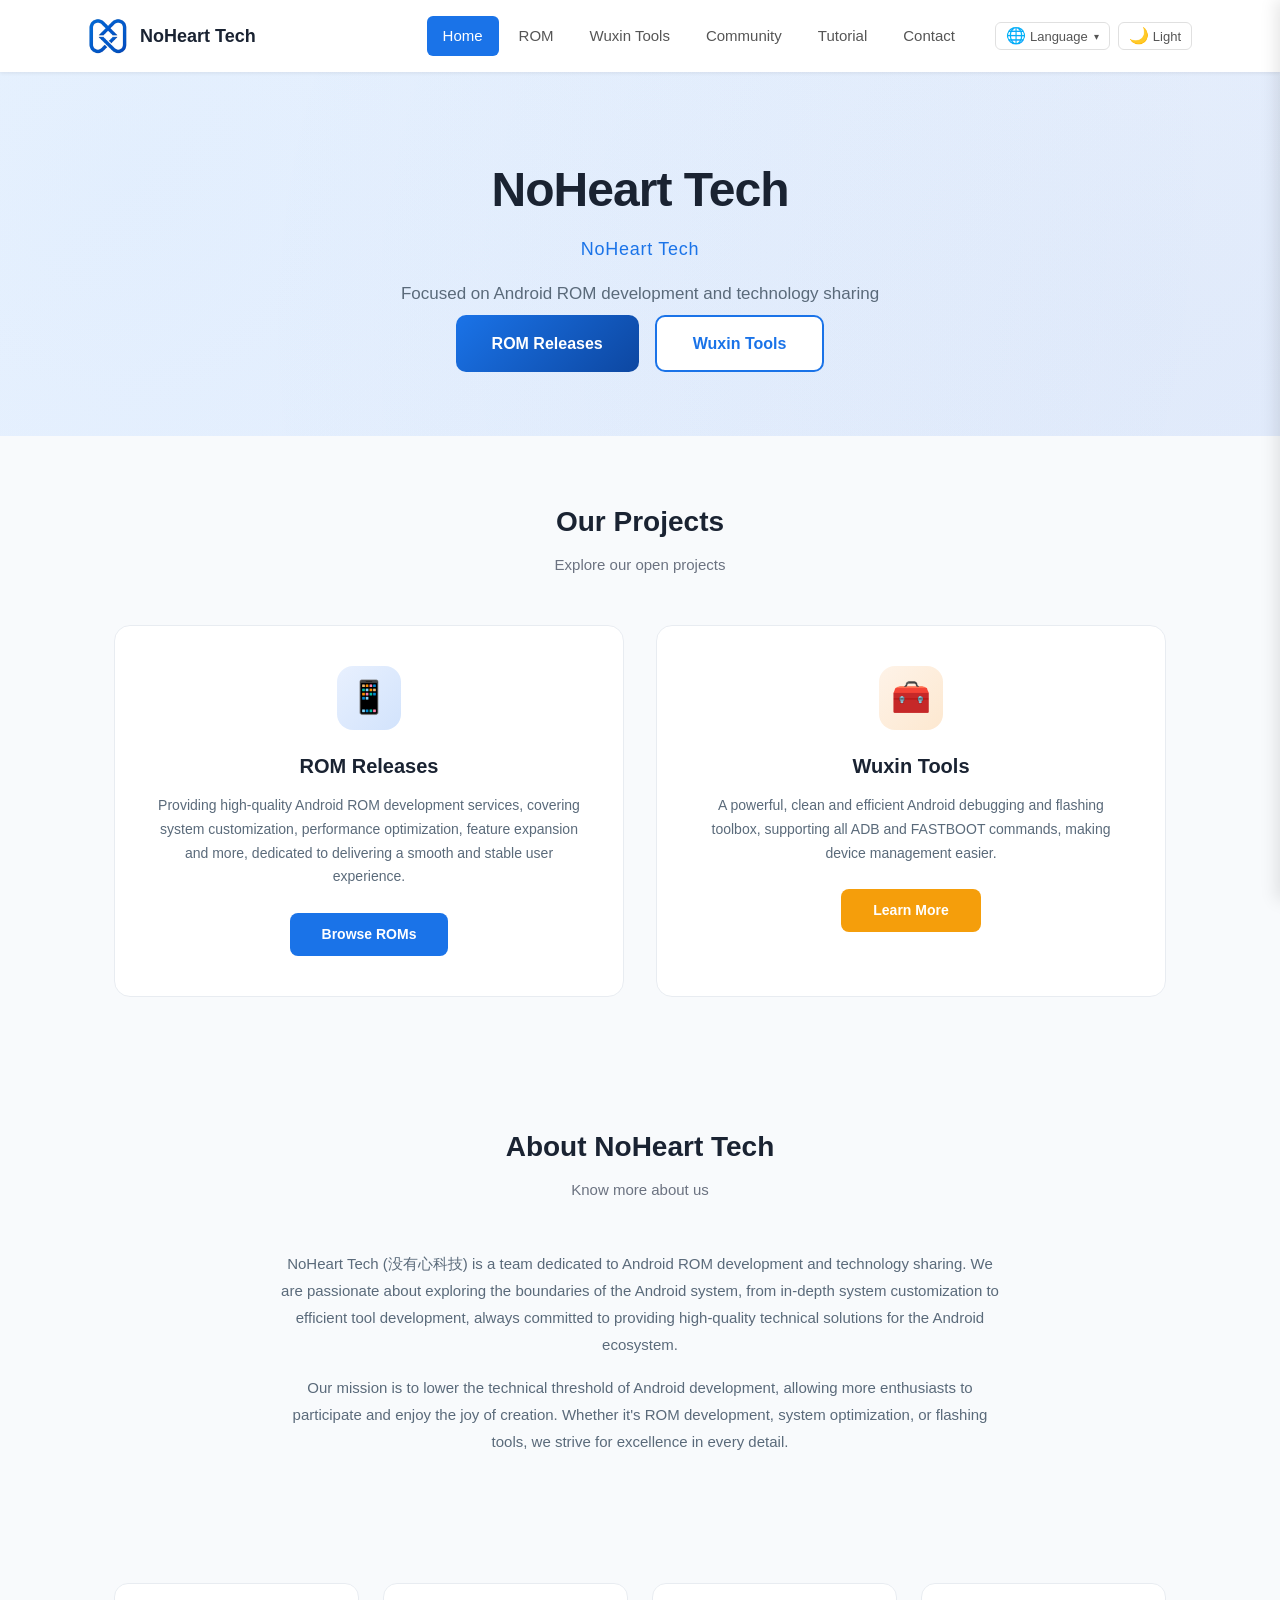
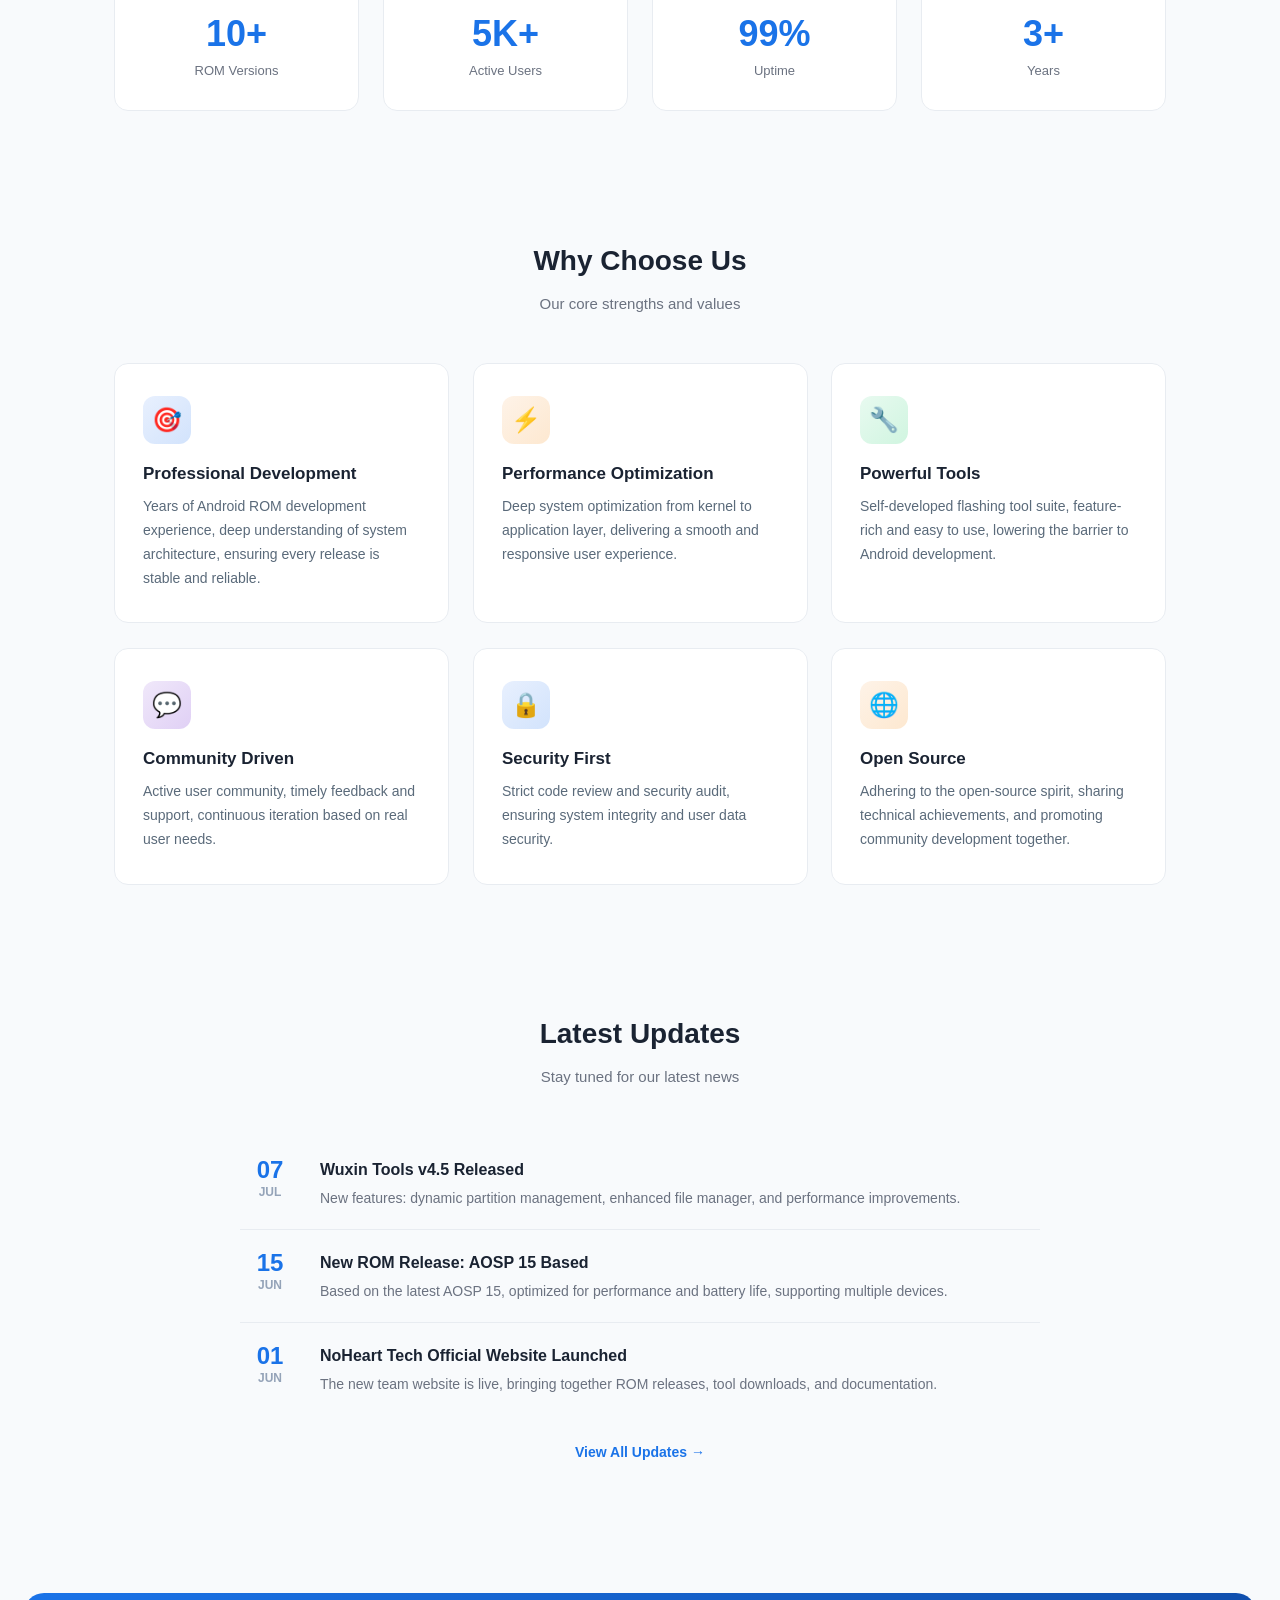
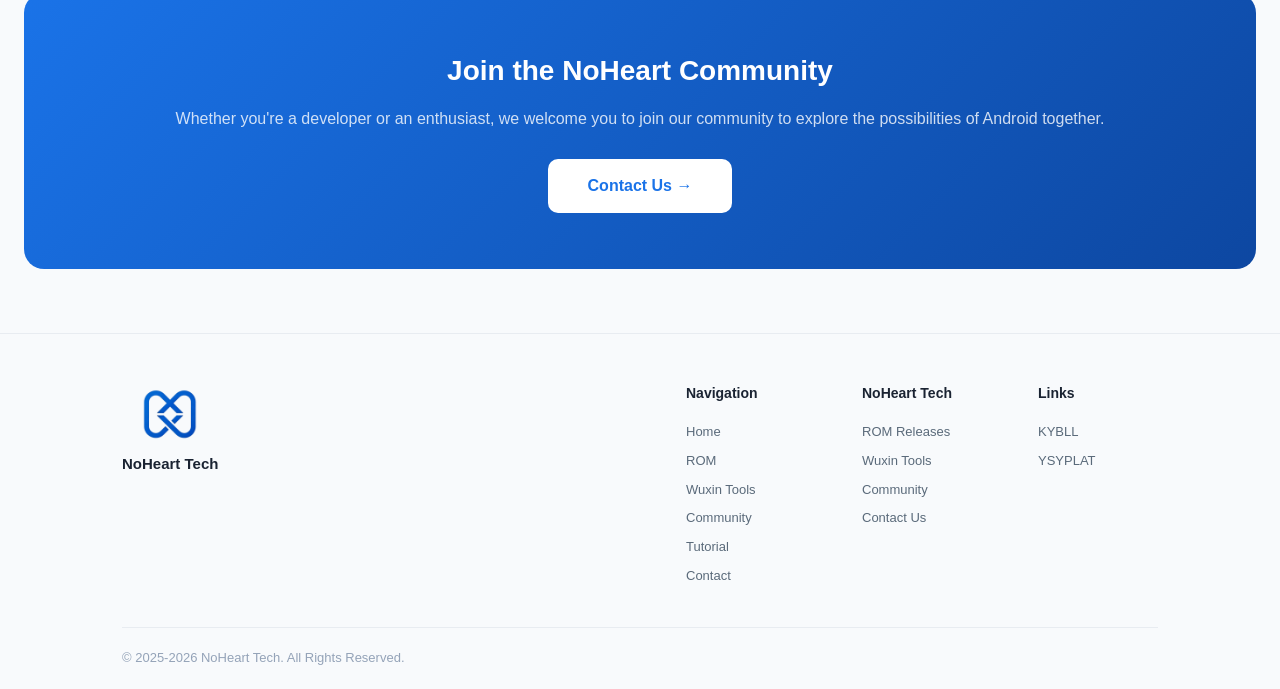
<file: index.html>
<!DOCTYPE html>
<html lang="zh-CN">
<head>
    <meta charset="UTF-8">
    <meta name="viewport" content="width=device-width, initial-scale=1.0">
    <link rel="icon" href="favicon.ico">
    <title data-en="NoHeart Tech | Android ROM Development">没有心科技 | Android ROM 开发与技术分享</title>
    <link rel="stylesheet" href="static/css/style.css">
    <link rel="stylesheet" href="static/css/header.css">
    <link rel="stylesheet" href="static/css/footer.css">
    <link rel="stylesheet" href="static/css/animations.css">
    <style>
        /* ===== 首页 Hero ===== */
        .home-hero {
            padding: 80px 24px 64px;
            text-align: center;
            background: linear-gradient(135deg, #f0f7ff 0%, #e8f0fe 100%);
            position: relative;
            overflow: hidden;
        }
        body.dark-mode .home-hero {
            background: linear-gradient(135deg, #0d1b2a 0%, #161b22 100%);
        }
        .home-hero::before {
            content: '';
            position: absolute;
            top: -50%;
            left: -50%;
            width: 200%;
            height: 200%;
            background: radial-gradient(circle at 30% 40%, rgba(26, 115, 232, 0.06) 0%, transparent 60%),
                        radial-gradient(circle at 70% 60%, rgba(13, 71, 161, 0.04) 0%, transparent 50%);
            pointer-events: none;
        }
        .home-hero-inner {
            max-width: 720px;
            margin: 0 auto;
            position: relative;
            z-index: 1;
        }
        .home-hero-brand {
            font-size: 48px;
            font-weight: 800;
            color: #1a2332;
            margin: 0 0 6px;
            letter-spacing: -0.02em;
        }
        body.dark-mode .home-hero-brand {
            color: #e2e8f0;
        }
        .home-hero-sub {
            font-size: 18px;
            font-weight: 500;
            color: #1a73e8;
            margin: 0 0 16px;
            letter-spacing: 0.04em;
        }
        body.dark-mode .home-hero-sub {
            color: #4da3ff;
        }
        .home-hero-tagline {
            font-size: 17px;
            color: #5a6a7a;
            margin: 0 0 8px;
            line-height: 1.6;
        }
        body.dark-mode .home-hero-tagline {
            color: #8896a6;
        }
        .home-hero-buttons {
            display: flex;
            gap: 16px;
            justify-content: center;
            flex-wrap: wrap;
        }
        .home-hero-btn {
            display: inline-flex;
            align-items: center;
            gap: 8px;
            padding: 14px 36px;
            border-radius: 10px;
            font-size: 16px;
            font-weight: 600;
            cursor: pointer;
            text-decoration: none;
            transition: transform 0.2s, box-shadow 0.2s;
        }
        .home-hero-btn:hover {
            transform: translateY(-2px);
            box-shadow: 0 6px 20px rgba(26, 115, 232, 0.3);
        }
        .home-hero-btn-primary {
            background: linear-gradient(135deg, #1a73e8, #0d47a1);
            color: #fff;
            border: none;
        }
        .home-hero-btn-primary:hover {
            box-shadow: 0 6px 20px rgba(26, 115, 232, 0.4);
        }
        .home-hero-btn-secondary {
            background: #fff;
            color: #1a73e8;
            border: 2px solid #1a73e8;
        }
        body.dark-mode .home-hero-btn-secondary {
            background: #1e1e1e;
            border-color: #4da3ff;
            color: #4da3ff;
        }
        .home-hero-btn-secondary:hover {
            background: #f0f7ff;
        }
        body.dark-mode .home-hero-btn-secondary:hover {
            background: #252d3a;
        }

        /* ===== 通用 Section ===== */
        .home-section {
            max-width: 1100px;
            margin: 0 auto;
            padding: 64px 24px;
        }
        .home-section-header {
            text-align: center;
            margin-bottom: 48px;
        }
        .home-section-title {
            font-size: 28px;
            font-weight: 700;
            color: #1a2332;
            margin: 0 0 8px;
        }
        body.dark-mode .home-section-title {
            color: #e2e8f0;
        }
        .home-section-subtitle {
            font-size: 15px;
            color: #6b7280;
            margin: 0;
        }
        body.dark-mode .home-section-subtitle {
            color: #8896a6;
        }

        /* ===== 项目卡片 ===== */
        .projects-grid {
            display: grid;
            grid-template-columns: 1fr 1fr;
            gap: 32px;
        }
        @media (max-width: 768px) {
            .projects-grid {
                grid-template-columns: 1fr;
                gap: 24px;
            }
        }
        .project-card {
            background: #fff;
            border: 1px solid #e8ecf1;
            border-radius: 16px;
            padding: 40px 36px;
            text-align: center;
            transition: transform 0.25s ease, box-shadow 0.25s ease, border-color 0.25s ease;
        }
        .project-card:hover {
            transform: translateY(-4px);
            box-shadow: 0 12px 32px rgba(0, 0, 0, 0.08);
            border-color: #d0d8e0;
        }
        body.dark-mode .project-card {
            background: #161b22;
            border-color: #2a3140;
        }
        body.dark-mode .project-card:hover {
            box-shadow: 0 12px 32px rgba(0, 0, 0, 0.4);
            border-color: #3a4555;
        }
        .project-card-icon {
            width: 64px;
            height: 64px;
            margin: 0 auto 20px;
            border-radius: 16px;
            display: flex;
            align-items: center;
            justify-content: center;
            font-size: 32px;
        }
        .project-card-icon-rom {
            background: linear-gradient(135deg, #e8f0fe, #d2e3fc);
        }
        body.dark-mode .project-card-icon-rom {
            background: linear-gradient(135deg, #1a2a4a, #0d1b3a);
        }
        .project-card-icon-tools {
            background: linear-gradient(135deg, #fef3e8, #fde8d0);
        }
        body.dark-mode .project-card-icon-tools {
            background: linear-gradient(135deg, #3a2a1a, #2a1a0d);
        }
        .project-card h3 {
            font-size: 20px;
            font-weight: 700;
            color: #1a2332;
            margin: 0 0 12px;
        }
        body.dark-mode .project-card h3 {
            color: #e2e8f0;
        }
        .project-card p {
            font-size: 14px;
            color: #5a6a7a;
            line-height: 1.7;
            margin: 0 0 24px;
        }
        body.dark-mode .project-card p {
            color: #8896a6;
        }
        .project-card-btn {
            display: inline-block;
            padding: 10px 32px;
            border-radius: 8px;
            font-size: 14px;
            font-weight: 600;
            text-decoration: none;
            transition: transform 0.2s, box-shadow 0.2s;
        }
        .project-card-btn:hover {
            transform: translateY(-2px);
        }
        .project-card-btn-rom {
            background: #1a73e8;
            color: #fff;
        }
        .project-card-btn-rom:hover {
            box-shadow: 0 4px 16px rgba(26, 115, 232, 0.4);
        }
        .project-card-btn-tools {
            background: #f59e0b;
            color: #fff;
        }
        .project-card-btn-tools:hover {
            box-shadow: 0 4px 16px rgba(245, 158, 11, 0.4);
        }

        /* ===== 关于 ===== */
        .about-content {
            max-width: 720px;
            margin: 0 auto;
            text-align: center;
        }
        .about-content p {
            font-size: 15px;
            color: #5a6a7a;
            line-height: 1.8;
            margin: 0 0 16px;
        }
        body.dark-mode .about-content p {
            color: #8896a6;
        }
        .about-content p:last-child {
            margin-bottom: 0;
        }

        /* ===== 统计数据 ===== */
        .stats-grid {
            display: grid;
            grid-template-columns: repeat(4, 1fr);
            gap: 24px;
        }
        @media (max-width: 768px) {
            .stats-grid {
                grid-template-columns: repeat(2, 1fr);
                gap: 16px;
            }
        }
        @media (max-width: 480px) {
            .stats-grid {
                grid-template-columns: 1fr 1fr;
            }
        }
        .stat-card {
            background: #fff;
            border: 1px solid #e8ecf1;
            border-radius: 14px;
            padding: 28px 16px;
            text-align: center;
            transition: transform 0.25s ease, box-shadow 0.25s ease;
        }
        .stat-card:hover {
            transform: translateY(-3px);
            box-shadow: 0 8px 24px rgba(0,0,0,0.06);
        }
        body.dark-mode .stat-card {
            background: #161b22;
            border-color: #2a3140;
        }
        body.dark-mode .stat-card:hover {
            box-shadow: 0 8px 24px rgba(0,0,0,0.3);
        }
        .stat-number {
            font-size: 36px;
            font-weight: 800;
            color: #1a73e8;
            line-height: 1.2;
            margin-bottom: 6px;
        }
        body.dark-mode .stat-number {
            color: #4da3ff;
        }
        .stat-label {
            font-size: 13px;
            color: #6b7280;
            font-weight: 500;
        }
        body.dark-mode .stat-label {
            color: #8896a6;
        }

        /* ===== 核心优势 ===== */
        .features-grid {
            display: grid;
            grid-template-columns: repeat(3, 1fr);
            gap: 24px;
        }
        @media (max-width: 768px) {
            .features-grid {
                grid-template-columns: 1fr;
                gap: 20px;
            }
        }
        .feature-item {
            background: #fff;
            border: 1px solid #e8ecf1;
            border-radius: 14px;
            padding: 32px 28px;
            transition: transform 0.25s ease, box-shadow 0.25s ease;
        }
        .feature-item:hover {
            transform: translateY(-3px);
            box-shadow: 0 8px 24px rgba(0,0,0,0.06);
        }
        body.dark-mode .feature-item {
            background: #161b22;
            border-color: #2a3140;
        }
        body.dark-mode .feature-item:hover {
            box-shadow: 0 8px 24px rgba(0,0,0,0.3);
        }
        .feature-icon {
            width: 48px;
            height: 48px;
            border-radius: 12px;
            display: flex;
            align-items: center;
            justify-content: center;
            font-size: 24px;
            margin-bottom: 16px;
        }
        .feature-icon-blue {
            background: linear-gradient(135deg, #e8f0fe, #d2e3fc);
        }
        body.dark-mode .feature-icon-blue {
            background: linear-gradient(135deg, #1a2a4a, #0d1b3a);
        }
        .feature-icon-orange {
            background: linear-gradient(135deg, #fef3e8, #fde8d0);
        }
        body.dark-mode .feature-icon-orange {
            background: linear-gradient(135deg, #3a2a1a, #2a1a0d);
        }
        .feature-icon-green {
            background: linear-gradient(135deg, #e8faf0, #d0f5e0);
        }
        body.dark-mode .feature-icon-green {
            background: linear-gradient(135deg, #1a3a2a, #0d2a1a);
        }
        .feature-icon-purple {
            background: linear-gradient(135deg, #f0e8fa, #e0d0f5);
        }
        body.dark-mode .feature-icon-purple {
            background: linear-gradient(135deg, #2a1a3a, #1a0d2a);
        }
        .feature-item h3 {
            font-size: 17px;
            font-weight: 700;
            color: #1a2332;
            margin: 0 0 8px;
        }
        body.dark-mode .feature-item h3 {
            color: #e2e8f0;
        }
        .feature-item p {
            font-size: 14px;
            color: #5a6a7a;
            line-height: 1.7;
            margin: 0;
        }
        body.dark-mode .feature-item p {
            color: #8896a6;
        }

        /* ===== 最新动态 ===== */
        .news-list {
            max-width: 800px;
            margin: 0 auto;
        }
        .news-item {
            display: flex;
            align-items: flex-start;
            gap: 20px;
            padding: 20px 0;
            border-bottom: 1px solid #e8ecf1;
        }
        .news-item:last-child {
            border-bottom: none;
        }
        body.dark-mode .news-item {
            border-bottom-color: #2a3140;
        }
        .news-date {
            flex-shrink: 0;
            width: 60px;
            text-align: center;
        }
        .news-date-day {
            font-size: 24px;
            font-weight: 800;
            color: #1a73e8;
            line-height: 1.1;
        }
        body.dark-mode .news-date-day {
            color: #4da3ff;
        }
        .news-date-month {
            font-size: 12px;
            color: #94a3b8;
            font-weight: 600;
            text-transform: uppercase;
        }
        .news-content h3 {
            font-size: 16px;
            font-weight: 600;
            color: #1a2332;
            margin: 0 0 4px;
        }
        body.dark-mode .news-content h3 {
            color: #e2e8f0;
        }
        .news-content p {
            font-size: 14px;
            color: #6b7280;
            margin: 0;
            line-height: 1.6;
        }
        body.dark-mode .news-content p {
            color: #8896a6;
        }
        .news-more {
            text-align: center;
            margin-top: 24px;
        }
        .news-more a {
            font-size: 14px;
            color: #1a73e8;
            font-weight: 600;
            text-decoration: none;
        }
        .news-more a:hover {
            text-decoration: underline;
        }
        body.dark-mode .news-more a {
            color: #4da3ff;
        }

        /* ===== CTA 区域 ===== */
        .cta-section {
            background: linear-gradient(135deg, #1a73e8, #0d47a1);
            border-radius: 20px;
            padding: 56px 40px;
            text-align: center;
            margin: 0 24px;
        }
        body.dark-mode .cta-section {
            background: linear-gradient(135deg, #0d1b3a, #0a1428);
        }
        .cta-section h2 {
            font-size: 28px;
            font-weight: 700;
            color: #fff;
            margin: 0 0 12px;
        }
        .cta-section p {
            font-size: 16px;
            color: rgba(255,255,255,0.8);
            margin: 0 0 28px;
            line-height: 1.6;
        }
        .cta-btn {
            display: inline-block;
            padding: 14px 40px;
            background: #fff;
            color: #1a73e8;
            border-radius: 10px;
            font-size: 16px;
            font-weight: 700;
            text-decoration: none;
            transition: transform 0.2s, box-shadow 0.2s;
        }
        .cta-btn:hover {
            transform: translateY(-2px);
            box-shadow: 0 6px 20px rgba(0,0,0,0.2);
        }
        body.dark-mode .cta-btn {
            background: #1e1e1e;
            color: #4da3ff;
        }
        @media (max-width: 768px) {
            .cta-section {
                padding: 40px 24px;
                margin: 0 16px;
                border-radius: 16px;
            }
            .cta-section h2 {
                font-size: 22px;
            }
        }
    </style>
</head>
<body>
    <header class="header">
        <div class="header-container">
            <div class="logo-section">
                <img src="favicon.ico" alt="没有心科技图标" class="logo-icon">
                <span class="logo-text" data-en="NoHeart Tech">没有心科技</span>
            </div>
            <div class="menu-section">
                <nav class="main-menu">
                    <a href="index.html" class="menu-item active" data-en="Home">首页</a>
                    <a href="rom/index.html" class="menu-item" data-en="ROM">ROM发布</a>
                    <a href="tools/index.html" class="menu-item" data-en="Wuxin Tools">无心工具箱</a>
                    <a href="#" class="menu-item" data-en="Community">社区论坛</a>
                    <a href="docs/index.html" class="menu-item" data-en="Tutorial">教程文档</a>
                    <a href="contact.html" class="menu-item" data-en="Contact">联系我们</a>
                </nav>
                <div class="custom-functions">
                    <button id="theme-toggle" class="theme-toggle btn-press" aria-label="切换主题">
                        <span class="theme-icon">🌙</span>
                        <span class="theme-text" data-en="Light">主题</span>
                    </button>
                    <button id="hamburger-btn" class="hamburger-btn btn-press" aria-label="打开菜单">
                        <span class="hamburger-line"></span>
                        <span class="hamburger-line"></span>
                        <span class="hamburger-line"></span>
                    </button>
                </div>
            </div>
        </div>
    </header>

    <!-- 移动端侧滑菜单 -->
    <div id="menu-overlay" class="menu-overlay"></div>
    <nav id="mobile-menu" class="mobile-menu">
        <div class="mobile-menu-header">
            <span class="mobile-menu-title" data-en="Menu">菜单</span>
            <button id="mobile-menu-close" class="mobile-menu-close btn-press" aria-label="关闭菜单">&times;</button>
        </div>
        <a href="index.html" class="mobile-menu-item active" data-en="Home">首页</a>
        <a href="rom/index.html" class="mobile-menu-item" data-en="ROM">ROM发布</a>
        <a href="tools/index.html" class="mobile-menu-item" data-en="Wuxin Tools">无心工具箱</a>
        <a href="#" class="mobile-menu-item" data-en="Community">社区论坛</a>
        <a href="docs/index.html" class="mobile-menu-item" data-en="Tutorial">教程文档</a>
        <a href="contact.html" class="mobile-menu-item" data-en="Contact">联系我们</a>
        <div class="mobile-menu-divider"></div>
        <button id="mobile-theme-toggle" class="mobile-theme-toggle btn-press">
            <span class="theme-icon">🌙</span>
            <span class="theme-text" data-en="Light">切换主题</span>
        </button>
    </nav>

    <!-- 无心工具箱子导航（此页面不显示，保留结构） -->
    <nav class="sub-nav" style="display:none;">
        <div class="sub-nav-inner">
            <a href="index.html" class="sub-nav-item active" data-en="Home">首页</a>
            <a href="tools/index.html" class="sub-nav-item" data-en="Wuxin Tools">无心工具箱</a>
        </div>
    </nav>

    <main>
        <!-- Hero / Banner -->
        <section class="home-hero">
            <div class="home-hero-inner">
                <h1 class="home-hero-brand hero-enter" data-en="NoHeart Tech">没有心科技</h1>
                <p class="home-hero-sub hero-enter hero-enter-d1" data-en="NoHeart Tech">匠心打造 · 极致体验</p>
                <p class="home-hero-tagline hero-enter hero-enter-d2" data-en="Focused on Android ROM development and technology sharing">专注于 Android ROM 开发与技术分享</p>
                <div class="home-hero-buttons hero-enter hero-enter-d3">
                    <a href="rom/index.html" class="home-hero-btn home-hero-btn-primary btn-press" data-en="ROM Releases">ROM发布</a>
                    <a href="tools/index.html" class="home-hero-btn home-hero-btn-secondary btn-press" data-en="Wuxin Tools">无心工具箱</a>
                </div>
            </div>
        </section>

        <!-- 我们的项目 -->
        <section class="home-section">
            <div class="home-section-header anim anim-fade-up">
                <h2 class="home-section-title" data-en="Our Projects">我们的项目</h2>
                <p class="home-section-subtitle" data-en="Explore our open projects">探索我们的开源项目</p>
            </div>
            <div class="projects-grid">
                <div class="project-card card-lift anim anim-fade-up anim-delay-1">
                    <div class="project-card-icon project-card-icon-rom">📱</div>
                    <h3 data-en="ROM Releases">ROM 发布</h3>
                    <p data-en="Providing high-quality Android ROM development services, covering system customization, performance optimization, feature expansion and more, dedicated to delivering a smooth and stable user experience.">提供高品质 Android ROM 开发服务，涵盖系统定制、性能优化、功能扩展等，致力于为用户带来流畅稳定的使用体验。</p>
                    <a href="rom/index.html" class="project-card-btn project-card-btn-rom btn-press" data-en="Browse ROMs">浏览 ROM</a>
                </div>
                <div class="project-card card-lift anim anim-fade-up anim-delay-2">
                    <div class="project-card-icon project-card-icon-tools">🧰</div>
                    <h3 data-en="Wuxin Tools">无心工具箱</h3>
                    <p data-en="A powerful, clean and efficient Android debugging and flashing toolbox, supporting all ADB and FASTBOOT commands, making device management easier.">一款功能强大、简洁高效的 Android 调试与刷机工具箱，支持 ADB 和 FASTBOOT 全命令，让您的设备管理更轻松。</p>
                    <a href="tools/index.html" class="project-card-btn project-card-btn-tools btn-press" data-en="Learn More">了解详情</a>
                </div>
            </div>
        </section>

        <!-- 关于没有心 -->
        <section class="home-section">
            <div class="home-section-header anim anim-fade-up">
                <h2 class="home-section-title" data-en="About NoHeart Tech">关于没有心</h2>
                <p class="home-section-subtitle" data-en="Know more about us">了解更多关于我们</p>
            </div>
            <div class="about-content anim anim-fade-up anim-delay-1">
                <p data-en="NoHeart Tech (没有心科技) is a team dedicated to Android ROM development and technology sharing. We are passionate about exploring the boundaries of the Android system, from in-depth system customization to efficient tool development, always committed to providing high-quality technical solutions for the Android ecosystem.">没有心科技（NoHeart Tech）是一个专注于 Android ROM 开发与技术分享的团队。我们热衷于探索 Android 系统的边界，从深度的系统定制到高效的工具开发，始终致力于为 Android 生态提供优质的技术解决方案。</p>
                <p data-en="Our mission is to lower the technical threshold of Android development, allowing more enthusiasts to participate and enjoy the joy of creation. Whether it's ROM development, system optimization, or flashing tools, we strive for excellence in every detail.">我们的使命是降低 Android 开发的技术门槛，让更多爱好者能够参与其中，享受创造的乐趣。无论是 ROM 开发、系统优化还是刷机工具，我们都在每一个细节上追求极致。</p>
            </div>
        </section>

        <!-- 统计数据 -->
        <section class="home-section">
            <div class="stats-grid anim anim-fade-up">
                <div class="stat-card">
                    <div class="stat-number" data-en="10+">10+</div>
                    <div class="stat-label" data-en="ROM Versions">ROM 版本</div>
                </div>
                <div class="stat-card">
                    <div class="stat-number" data-en="5K+">5K+</div>
                    <div class="stat-label" data-en="Active Users">活跃用户</div>
                </div>
                <div class="stat-card">
                    <div class="stat-number" data-en="99%">99%</div>
                    <div class="stat-label" data-en="Uptime">稳定运行</div>
                </div>
                <div class="stat-card">
                    <div class="stat-number" data-en="3+">3+</div>
                    <div class="stat-label" data-en="Years">年经验</div>
                </div>
            </div>
        </section>

        <!-- 核心优势 -->
        <section class="home-section">
            <div class="home-section-header anim anim-fade-up">
                <h2 class="home-section-title" data-en="Why Choose Us">为什么选择我们</h2>
                <p class="home-section-subtitle" data-en="Our core strengths and values">我们的核心优势与价值观</p>
            </div>
            <div class="features-grid">
                <div class="feature-item anim anim-fade-up anim-delay-1">
                    <div class="feature-icon feature-icon-blue">🎯</div>
                    <h3 data-en="Professional Development">专业开发</h3>
                    <p data-en="Years of Android ROM development experience, deep understanding of system architecture, ensuring every release is stable and reliable.">多年 Android ROM 开发经验，深谙系统架构，确保每个版本稳定可靠。</p>
                </div>
                <div class="feature-item anim anim-fade-up anim-delay-2">
                    <div class="feature-icon feature-icon-orange">⚡</div>
                    <h3 data-en="Performance Optimization">性能优化</h3>
                    <p data-en="Deep system optimization from kernel to application layer, delivering a smooth and responsive user experience.">从内核到应用层深度优化，带来流畅顺滑的使用体验。</p>
                </div>
                <div class="feature-item anim anim-fade-up anim-delay-3">
                    <div class="feature-icon feature-icon-green">🔧</div>
                    <h3 data-en="Powerful Tools">强大工具</h3>
                    <p data-en="Self-developed flashing tool suite, feature-rich and easy to use, lowering the barrier to Android development.">自主研发刷机工具集，功能丰富、操作简便，降低 Android 开发门槛。</p>
                </div>
                <div class="feature-item anim anim-fade-up anim-delay-1">
                    <div class="feature-icon feature-icon-purple">💬</div>
                    <h3 data-en="Community Driven">社区驱动</h3>
                    <p data-en="Active user community, timely feedback and support, continuous iteration based on real user needs.">活跃的用户社区，及时的反馈与支持，基于真实需求持续迭代。</p>
                </div>
                <div class="feature-item anim anim-fade-up anim-delay-2">
                    <div class="feature-icon feature-icon-blue">🔒</div>
                    <h3 data-en="Security First">安全优先</h3>
                    <p data-en="Strict code review and security audit, ensuring system integrity and user data security.">严格的代码审查与安全审计，保障系统完整性与用户数据安全。</p>
                </div>
                <div class="feature-item anim anim-fade-up anim-delay-3">
                    <div class="feature-icon feature-icon-orange">🌐</div>
                    <h3 data-en="Open Source">开放开源</h3>
                    <p data-en="Adhering to the open-source spirit, sharing technical achievements, and promoting community development together.">秉承开源精神，分享技术成果，与社区共同成长。</p>
                </div>
            </div>
        </section>

        <!-- 最新动态 -->
        <section class="home-section">
            <div class="home-section-header anim anim-fade-up">
                <h2 class="home-section-title" data-en="Latest Updates">最新动态</h2>
                <p class="home-section-subtitle" data-en="Stay tuned for our latest news">关注我们的最新消息</p>
            </div>
            <div class="news-list anim anim-fade-up anim-delay-1">
                <div class="news-item">
                    <div class="news-date">
                        <div class="news-date-day">07</div>
                        <div class="news-date-month" data-en="Jul">7月</div>
                    </div>
                    <div class="news-content">
                        <h3 data-en="Wuxin Tools v4.5 Released">无心工具箱 v4.5 发布</h3>
                        <p data-en="New features: dynamic partition management, enhanced file manager, and performance improvements.">新增动态分区管理、增强文件管理器、性能优化等多项更新。</p>
                    </div>
                </div>
                <div class="news-item">
                    <div class="news-date">
                        <div class="news-date-day">15</div>
                        <div class="news-date-month" data-en="Jun">6月</div>
                    </div>
                    <div class="news-content">
                        <h3 data-en="New ROM Release: AOSP 15 Based">新 ROM 发布：基于 AOSP 15</h3>
                        <p data-en="Based on the latest AOSP 15, optimized for performance and battery life, supporting multiple devices.">基于最新 AOSP 15 适配，优化性能与续航，支持多款设备。</p>
                    </div>
                </div>
                <div class="news-item">
                    <div class="news-date">
                        <div class="news-date-day">01</div>
                        <div class="news-date-month" data-en="Jun">6月</div>
                    </div>
                    <div class="news-content">
                        <h3 data-en="NoHeart Tech Official Website Launched">没有心科技官网正式上线</h3>
                        <p data-en="The new team website is live, bringing together ROM releases, tool downloads, and documentation.">全新团队官网启用，集合 ROM 发布、工具下载、文档等一站式服务。</p>
                    </div>
                </div>
            </div>
            <div class="news-more">
                <a href="tools/update.html" data-en="View All Updates →">查看全部更新 →</a>
            </div>
        </section>

        <!-- CTA -->
        <section class="home-section" style="max-width:100%;padding:64px 0;">
            <div class="cta-section anim anim-fade-up">
                <h2 data-en="Join the NoHeart Community">加入没有心社区</h2>
                <p data-en="Whether you're a developer or an enthusiast, we welcome you to join our community to explore the possibilities of Android together.">无论你是开发者还是爱好者，欢迎加入我们的社区，一起探索 Android 的无限可能。</p>
                <a href="contact.html" class="cta-btn btn-press" data-en="Contact Us →">联系我们 →</a>
            </div>
        </section>
    </main>

    <footer class="site-footer">
        <div class="footer-container">
            <div class="footer-main">
                <div class="footer-logo-side">
                    <img src="favicon.ico" alt="没有心科技" class="footer-logo-img">
                    <span class="footer-logo-name" data-en="NoHeart Tech">没有心科技</span>
                </div>
                <div class="footer-links-side">
                    <div class="footer-col">
                        <h4 class="footer-col-title" data-en="Navigation">导航</h4>
                        <a href="index.html" data-en="Home">首页</a>
                        <a href="rom/index.html" data-en="ROM">ROM发布</a>
                        <a href="tools/index.html" data-en="Wuxin Tools">无心工具箱</a>
                        <a href="#" data-en="Community">社区论坛</a>
                        <a href="docs/index.html" data-en="Tutorial">教程文档</a>
                        <a href="contact.html" data-en="Contact">联系我们</a>
                    </div>
                    <div class="footer-col">
                        <h4 class="footer-col-title" data-en="NoHeart Tech">没有心科技</h4>
                        <a href="https://wx.ysyplat.cn/rom" target="_blank" rel="noopener" data-en="ROM Releases">ROM发布</a>
                        <a href="https://wx.ysyplat.cn/tools" target="_blank" rel="noopener" data-en="Wuxin Tools">无心工具箱</a>
                        <a href="#" target="_blank" rel="noopener" data-en="Community">社区论坛</a>
                        <a href="contact.html" target="_blank" rel="noopener" data-en="Contact Us">联系我们</a>
                    </div>
                    <div class="footer-col">
                        <h4 class="footer-col-title" data-en="Links">友情链接</h4>
                        <a href="https://www.kybll.cn/" target="_blank" rel="noopener" data-en="KYBLL">空雨不流泪</a>
                        <a href="https://www.ysyplat.com/" target="_blank" rel="noopener" data-en="YSYPLAT">屿笙云平台</a>
                    </div>
                </div>
            </div>
            <div class="footer-bottom">
                <p class="footer-copyright" data-en="&copy; 2025-2026 NoHeart Tech. All Rights Reserved.">&copy; 2025-2026 没有心科技. All Rights Reserved.</p>
                <div class="footer-beian" data-en=" ">
                    <a class="footer-icp" href="https://beian.miit.gov.cn/" target="_blank" rel="noopener">浙ICP备2023036308号-9</a>
                    <a class="footer-gabeian" href="http://www.beian.gov.cn/portal/registerSystemInfo?recordcode=33019202003173" target="_blank" rel="noopener">
                        <img src="static/images/gabeian.png" alt="" class="gabeian-icon">浙公网安备33019202003173号
                    </a>
                </div>
            </div>
        </div>
    </footer>

    <script src="static/js/config.js"></script>
    <script src="static/js/i18n.js"></script>
    <script src="static/js/theme.js"></script>
    <script src="static/js/page-transition.js"></script>
    <script src="static/js/animations.js"></script>
</body>
</html>
</file>
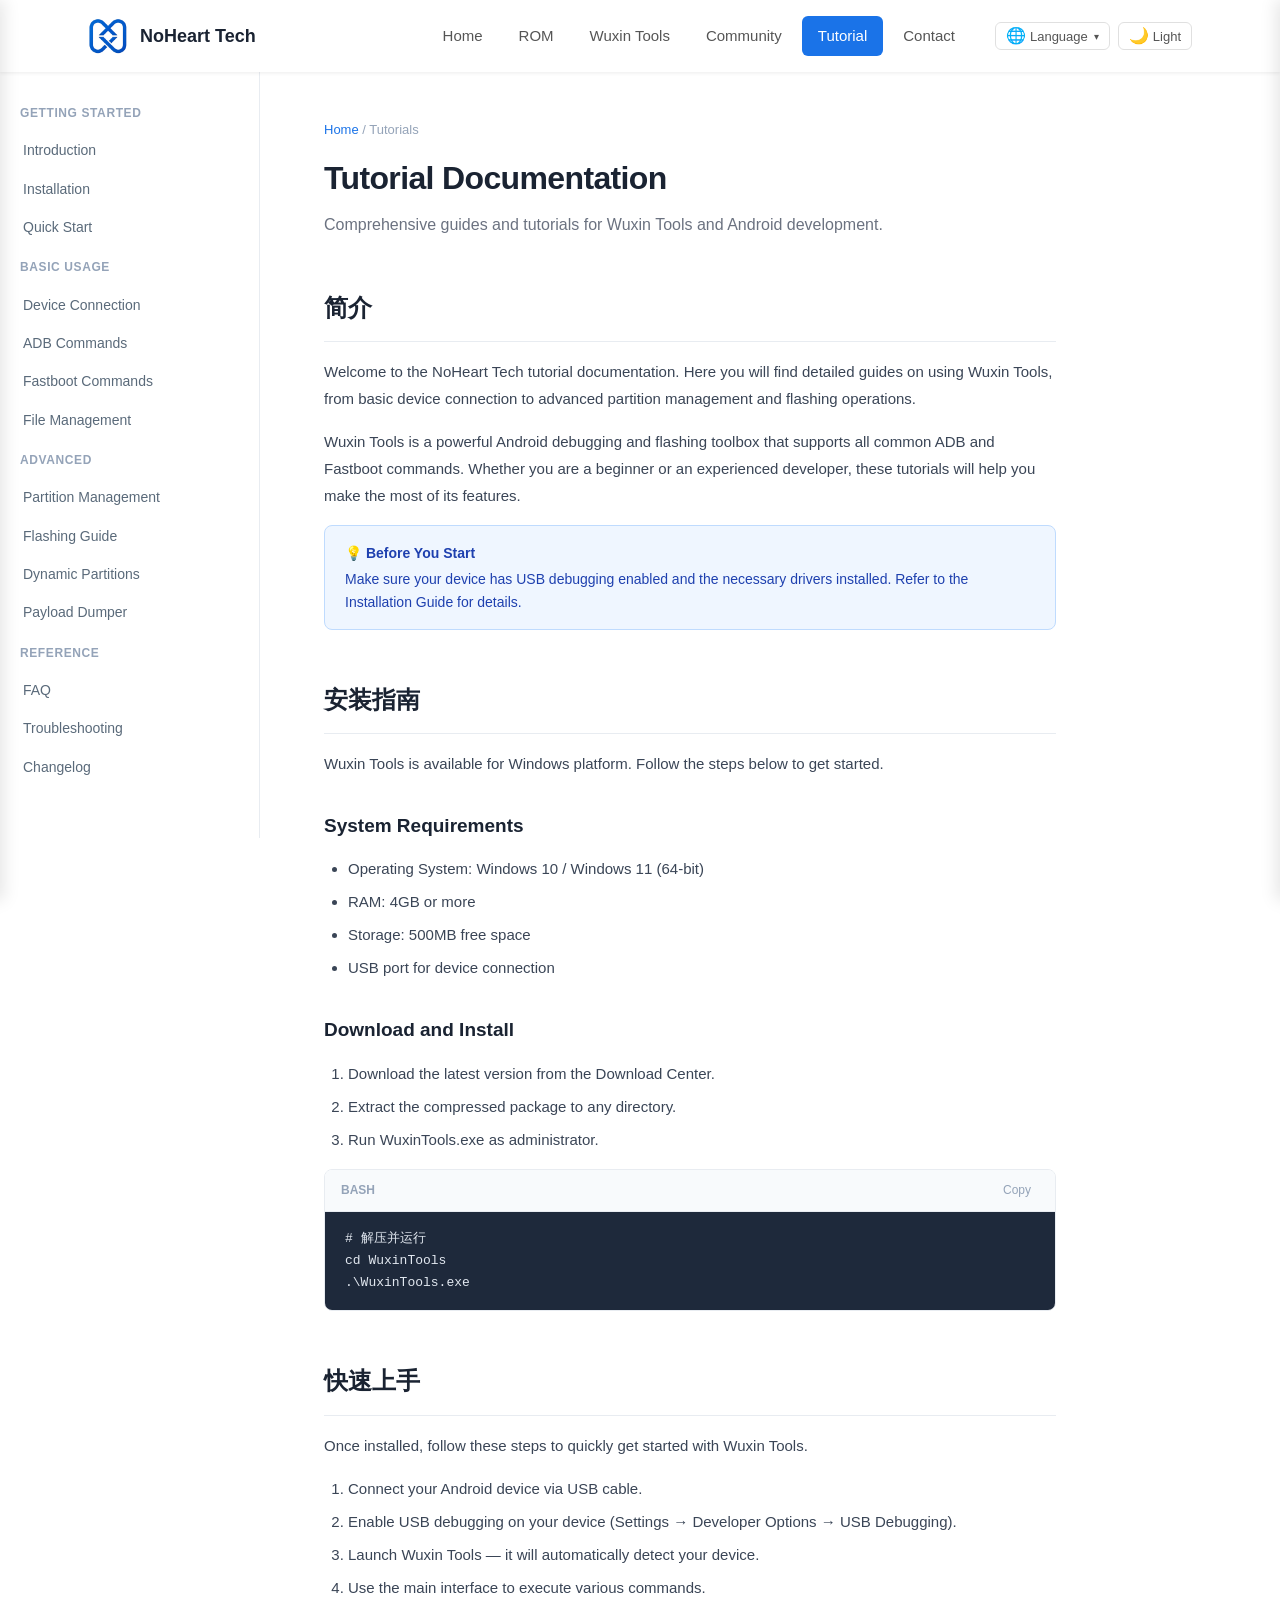
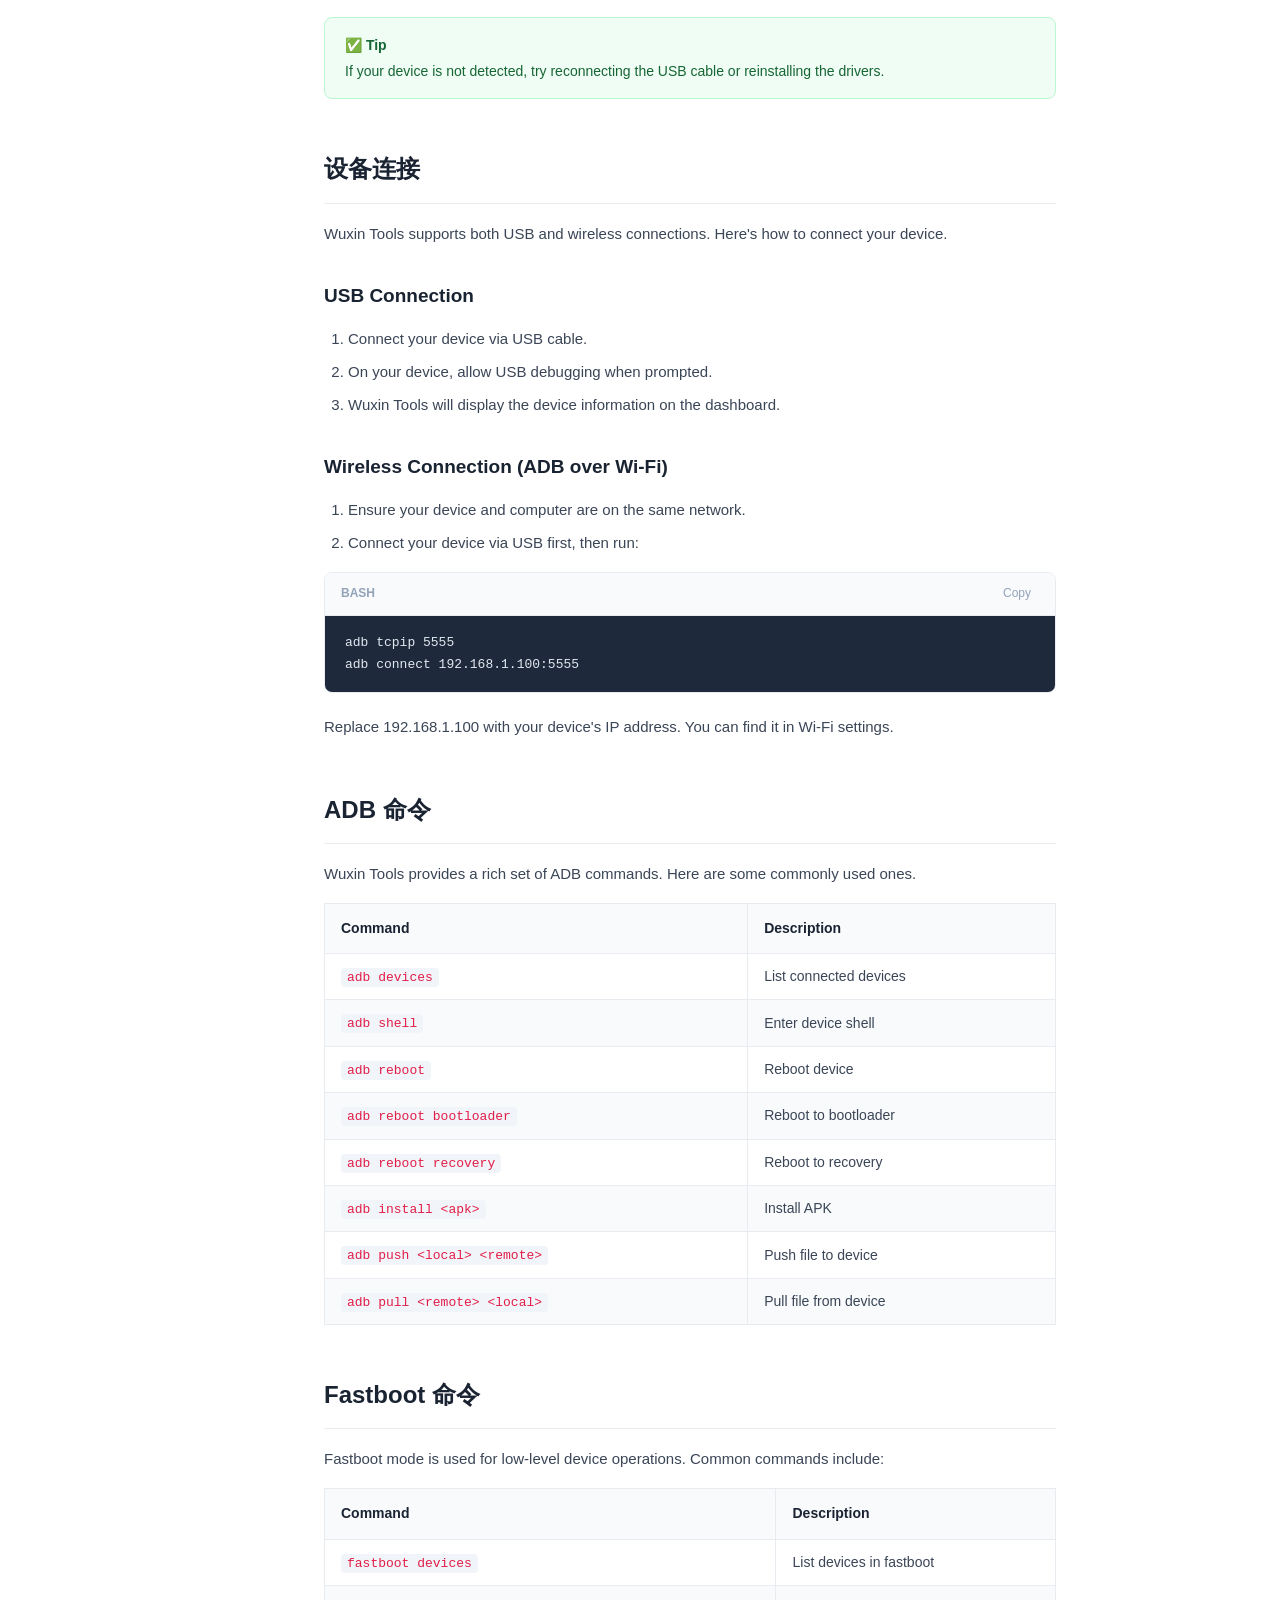
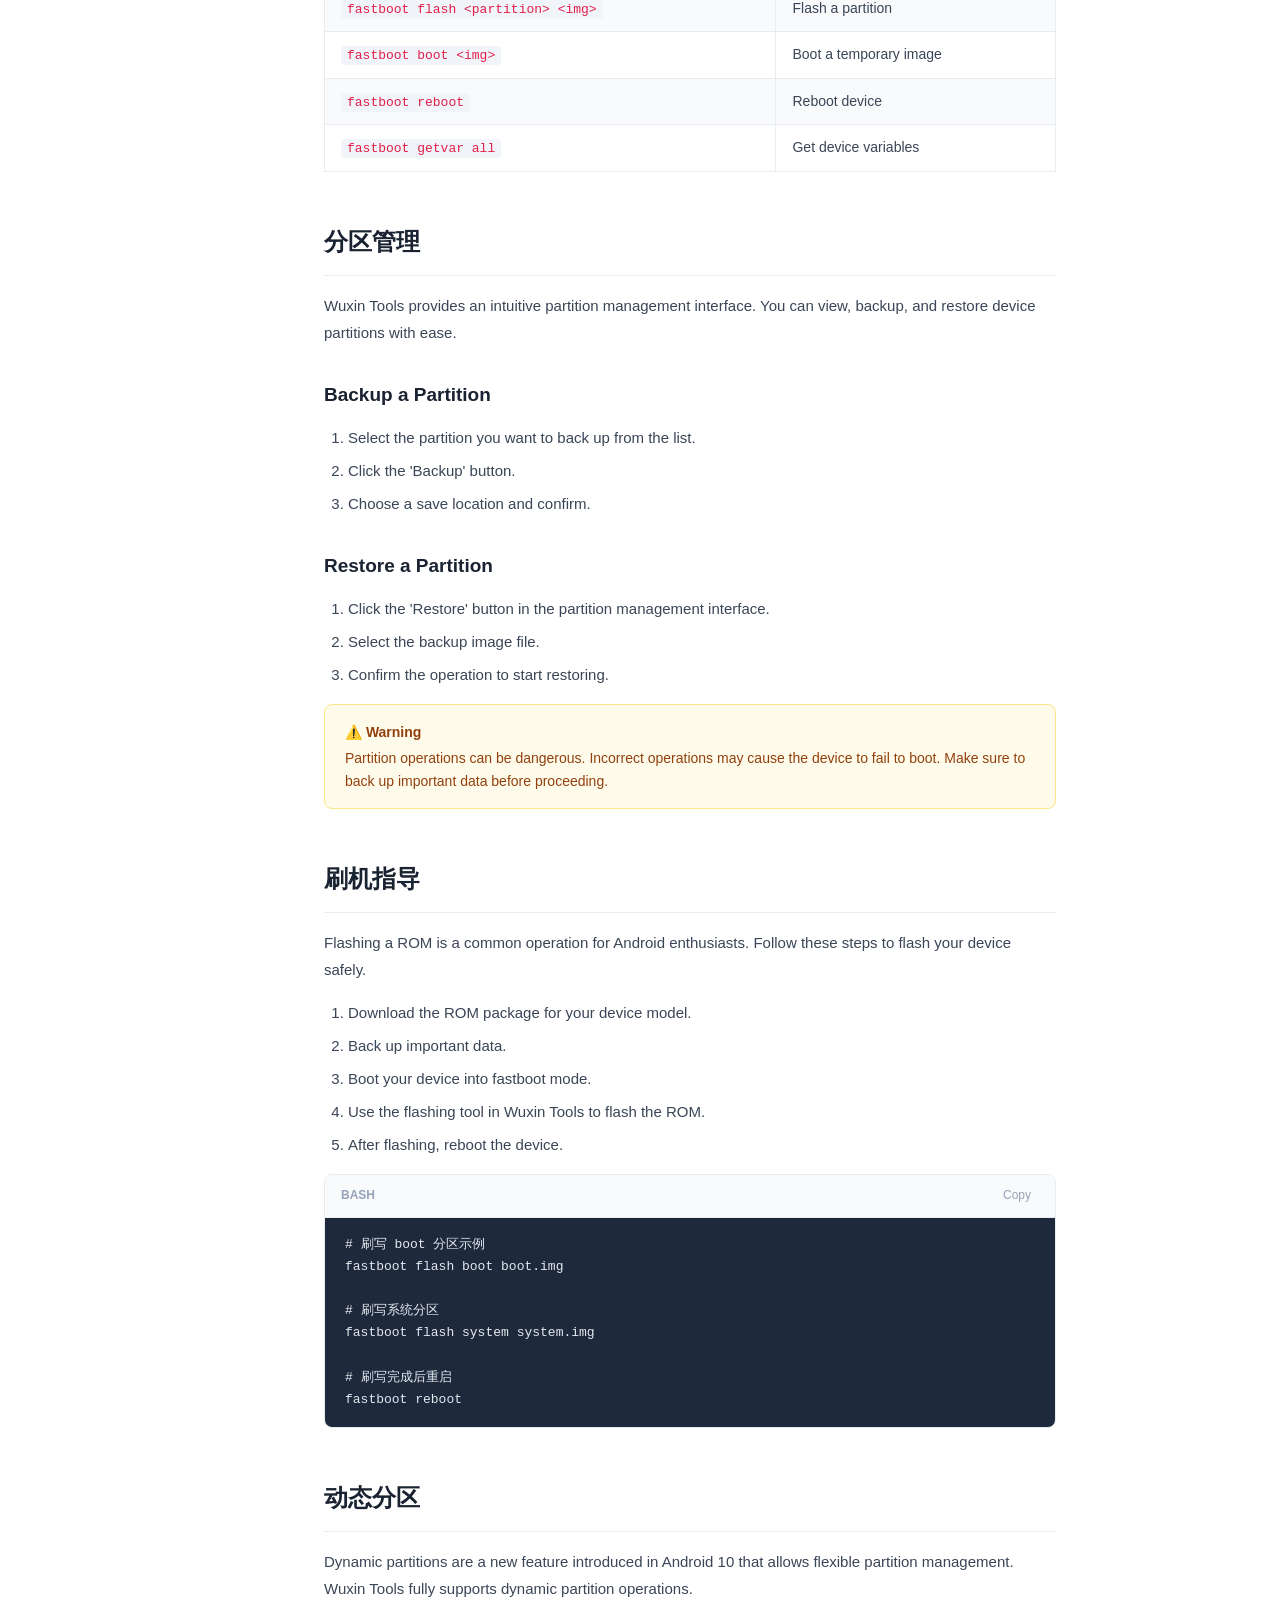
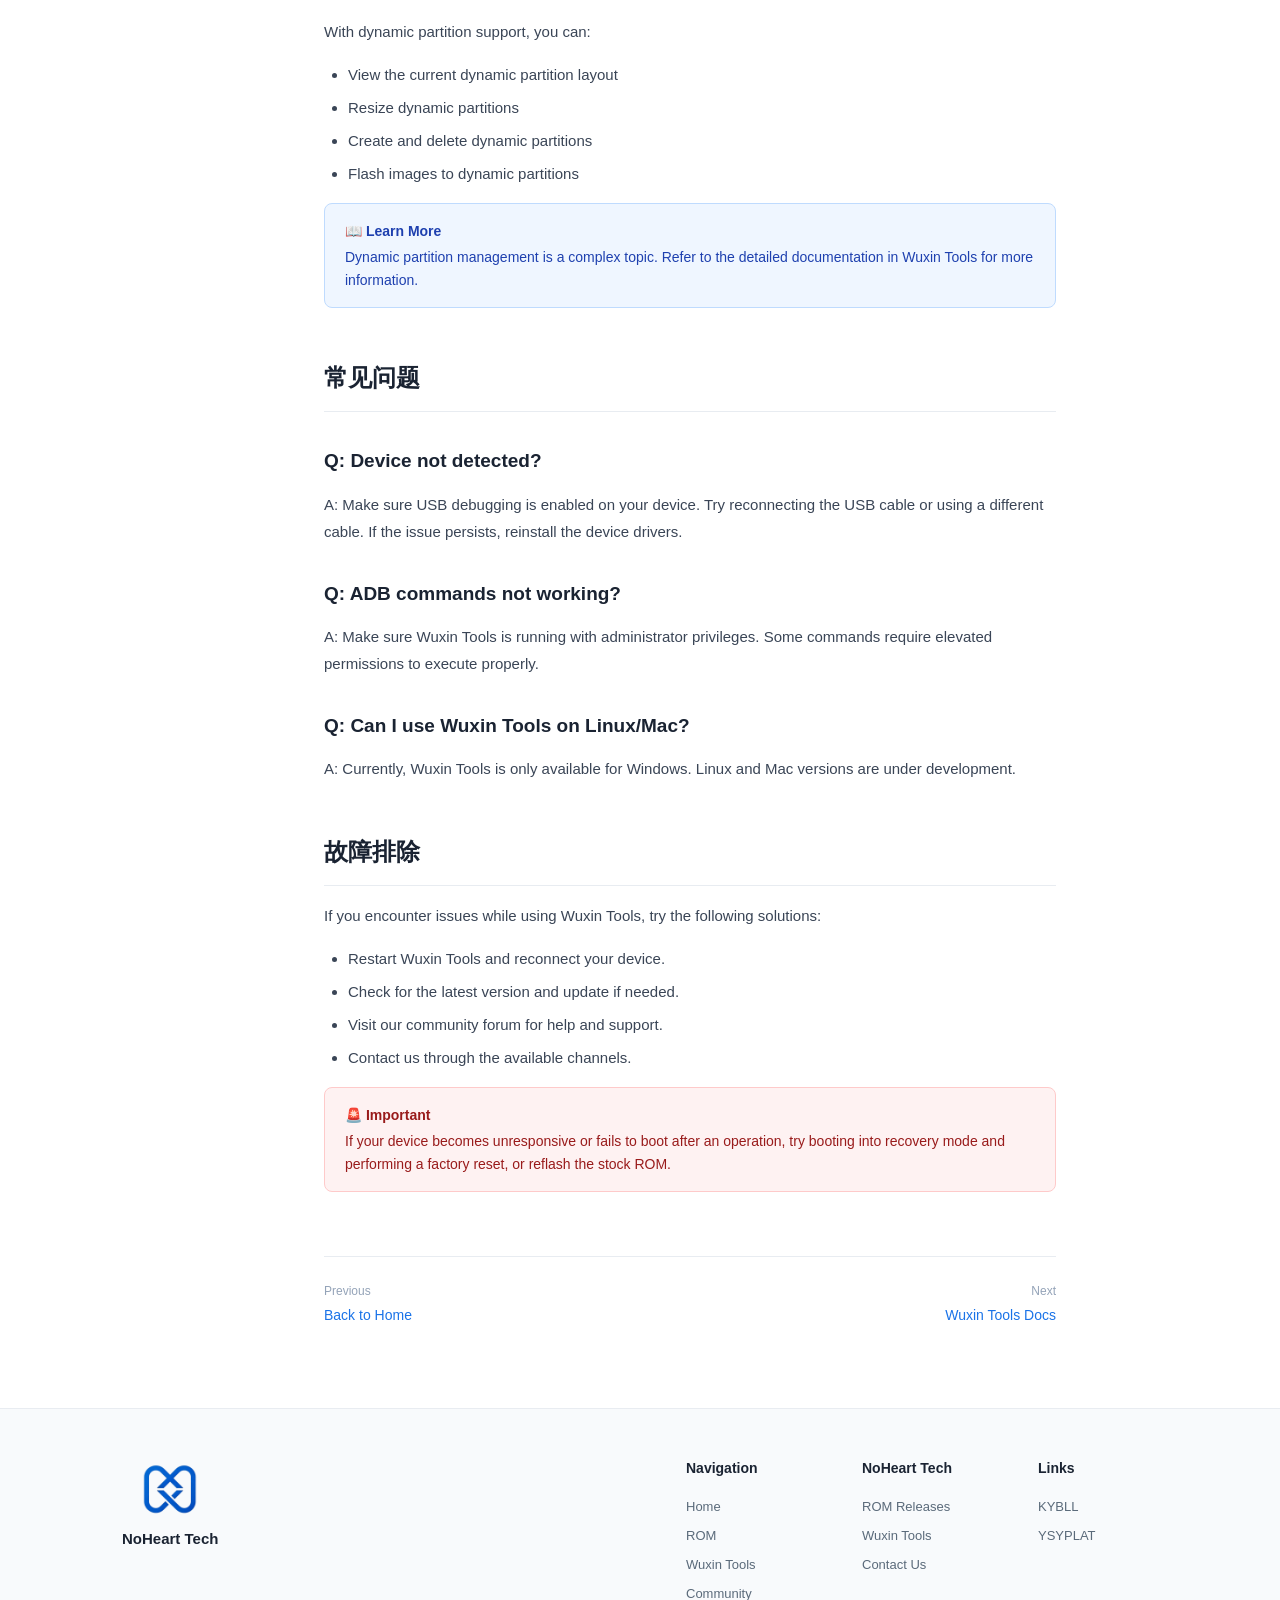
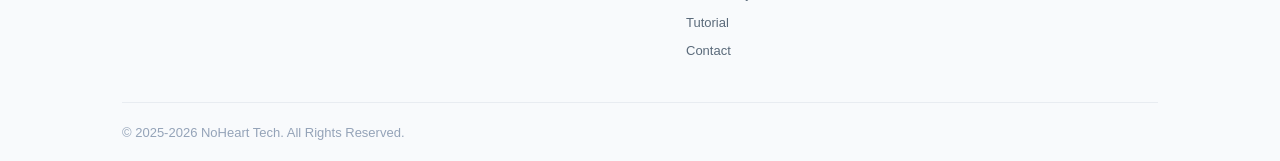
<file: docs/index.html>
<!DOCTYPE html>
<html lang="zh-CN">
<head>
    <meta charset="UTF-8">
    <meta name="viewport" content="width=device-width, initial-scale=1.0">
    <link rel="icon" href="../favicon.ico">
    <title data-en="Tutorials | NoHeart Tech">教程文档 | 没有心科技</title>
    <link rel="stylesheet" href="../static/css/style.css">
    <link rel="stylesheet" href="../static/css/header.css">
    <link rel="stylesheet" href="../static/css/footer.css">
    <link rel="stylesheet" href="../static/css/animations.css">
    <style>
        /* ===== VuePress 风格文档 ===== */
        .vp-page {
            display: flex;
            min-height: calc(100vh - 60px);
            background: #fff;
        }
        body.dark-mode .vp-page {
            background: #0d1117;
        }

        /* ===== 侧边栏 ===== */
        .vp-sidebar {
            width: 260px;
            flex-shrink: 0;
            border-right: 1px solid #e8ecf1;
            padding: 24px 0 48px;
            position: sticky;
            top: 60px;
            align-self: flex-start;
            max-height: calc(100vh - 60px);
            overflow-y: auto;
            background: #fff;
        }
        body.dark-mode .vp-sidebar {
            border-right-color: #2a3140;
            background: #0d1117;
        }
        .vp-sidebar::-webkit-scrollbar {
            width: 4px;
        }
        .vp-sidebar::-webkit-scrollbar-thumb {
            background: #d0d8e0;
            border-radius: 2px;
        }
        body.dark-mode .vp-sidebar::-webkit-scrollbar-thumb {
            background: #2a3140;
        }

        .vp-sidebar-group {
            margin-bottom: 4px;
        }
        .vp-sidebar-group-title {
            padding: 8px 24px 8px 20px;
            font-size: 12px;
            font-weight: 700;
            color: #94a3b8;
            text-transform: uppercase;
            letter-spacing: 0.05em;
            cursor: default;
        }
        body.dark-mode .vp-sidebar-group-title {
            color: #64748b;
        }
        .vp-sidebar-link {
            display: block;
            padding: 8px 24px 8px 20px;
            font-size: 14px;
            color: #5a6a7a;
            text-decoration: none;
            border-left: 3px solid transparent;
            transition: all 0.15s ease;
            position: relative;
        }
        .vp-sidebar-link:hover {
            color: #1a73e8;
        }
        body.dark-mode .vp-sidebar-link:hover {
            color: #4da3ff;
        }
        .vp-sidebar-link.active {
            color: #1a73e8;
            font-weight: 600;
            border-left-color: #1a73e8;
            background: #f0f7ff;
        }
        body.dark-mode .vp-sidebar-link.active {
            color: #4da3ff;
            border-left-color: #4da3ff;
            background: #0d1b3a;
        }
        .vp-sidebar-link-sub {
            padding-left: 36px;
            font-size: 13px;
        }

        /* ===== 内容区 ===== */
        .vp-content {
            flex: 1;
            min-width: 0;
            max-width: 860px;
            padding: 48px 64px 80px;
        }
        @media (max-width: 1100px) {
            .vp-content {
                padding: 40px 40px 64px;
            }
        }
        @media (max-width: 850px) {
            .vp-sidebar {
                display: none;
            }
            .vp-content {
                padding: 32px 24px 48px;
                max-width: 100%;
            }
        }

        /* ===== 文章头部 ===== */
        .vp-article-header {
            margin-bottom: 40px;
        }
        .vp-breadcrumb {
            font-size: 13px;
            color: #94a3b8;
            margin-bottom: 12px;
        }
        .vp-breadcrumb a {
            color: #1a73e8;
            text-decoration: none;
        }
        .vp-breadcrumb a:hover {
            text-decoration: underline;
        }
        body.dark-mode .vp-breadcrumb a {
            color: #4da3ff;
        }
        .vp-title {
            font-size: 32px;
            font-weight: 800;
            color: #1a2332;
            margin: 0 0 8px;
            letter-spacing: -0.02em;
        }
        body.dark-mode .vp-title {
            color: #e2e8f0;
        }
        .vp-desc {
            font-size: 16px;
            color: #6b7280;
            margin: 0;
            line-height: 1.6;
        }
        body.dark-mode .vp-desc {
            color: #8896a6;
        }

        /* ===== 文章内容 ===== */
        .vp-article {
            font-size: 15px;
            line-height: 1.8;
            color: #3a4556;
        }
        body.dark-mode .vp-article {
            color: #b0bcc8;
        }
        .vp-article h2 {
            font-size: 24px;
            font-weight: 700;
            color: #1a2332;
            margin: 48px 0 16px;
            padding-bottom: 12px;
            border-bottom: 1px solid #e8ecf1;
        }
        body.dark-mode .vp-article h2 {
            color: #e2e8f0;
            border-bottom-color: #2a3140;
        }
        .vp-article h3 {
            font-size: 19px;
            font-weight: 600;
            color: #1a2332;
            margin: 32px 0 12px;
        }
        body.dark-mode .vp-article h3 {
            color: #e2e8f0;
        }
        .vp-article h4 {
            font-size: 16px;
            font-weight: 600;
            color: #1a2332;
            margin: 24px 0 8px;
        }
        body.dark-mode .vp-article h4 {
            color: #e2e8f0;
        }
        .vp-article p {
            margin: 0 0 16px;
        }
        .vp-article ul, .vp-article ol {
            padding-left: 24px;
            margin: 0 0 16px;
        }
        .vp-article li {
            margin-bottom: 6px;
        }
        .vp-article strong {
            color: #1a2332;
            font-weight: 600;
        }
        body.dark-mode .vp-article strong {
            color: #e2e8f0;
        }
        .vp-article a {
            color: #1a73e8;
            text-decoration: none;
        }
        .vp-article a:hover {
            text-decoration: underline;
        }
        body.dark-mode .vp-article a {
            color: #4da3ff;
        }

        /* ===== 内联代码 ===== */
        .vp-article code {
            background: #f1f5f9;
            padding: 2px 6px;
            border-radius: 4px;
            font-size: 13px;
            color: #e11d48;
            font-family: 'Cascadia Code', 'Fira Code', Consolas, monospace;
        }
        body.dark-mode .vp-article code {
            background: #1e2530;
            color: #f472b6;
        }

        /* ===== 代码块 ===== */
        .vp-code-block {
            position: relative;
            margin: 0 0 20px;
            border-radius: 8px;
            overflow: hidden;
            border: 1px solid #e8ecf1;
        }
        body.dark-mode .vp-code-block {
            border-color: #2a3140;
        }
        .vp-code-header {
            display: flex;
            align-items: center;
            justify-content: space-between;
            padding: 8px 16px;
            background: #f8fafc;
            border-bottom: 1px solid #e8ecf1;
            font-size: 12px;
            color: #94a3b8;
        }
        body.dark-mode .vp-code-header {
            background: #161b22;
            border-bottom-color: #2a3140;
            color: #64748b;
        }
        .vp-code-lang {
            font-weight: 600;
            text-transform: uppercase;
        }
        .vp-code-copy {
            cursor: pointer;
            padding: 2px 8px;
            border-radius: 4px;
            transition: background 0.15s;
        }
        .vp-code-copy:hover {
            background: #e8ecf1;
        }
        body.dark-mode .vp-code-copy:hover {
            background: #2a3140;
        }
        .vp-code-block pre {
            margin: 0;
            padding: 16px 20px;
            background: #1e293b;
            color: #e2e8f0;
            overflow-x: auto;
            font-size: 13px;
            line-height: 1.7;
            font-family: 'Cascadia Code', 'Fira Code', Consolas, monospace;
        }
        body.dark-mode .vp-code-block pre {
            background: #0d1117;
        }
        .vp-code-block pre code {
            background: none;
            padding: 0;
            color: inherit;
            font-size: inherit;
        }

        /* ===== 提示框 ===== */
        .vp-tip {
            padding: 16px 20px;
            border-radius: 8px;
            margin: 0 0 20px;
            font-size: 14px;
            line-height: 1.6;
            border: 1px solid;
        }
        .vp-tip-info {
            background: #eff6ff;
            border-color: #bfdbfe;
            color: #1e40af;
        }
        body.dark-mode .vp-tip-info {
            background: #0d1b3e;
            border-color: #1e3a5f;
            color: #93c5fd;
        }
        .vp-tip-tip {
            background: #f0fdf4;
            border-color: #bbf7d0;
            color: #166534;
        }
        body.dark-mode .vp-tip-tip {
            background: #0d1e14;
            border-color: #1a3a24;
            color: #86efac;
        }
        .vp-tip-warn {
            background: #fffbeb;
            border-color: #fde68a;
            color: #92400e;
        }
        body.dark-mode .vp-tip-warn {
            background: #2a1f0a;
            border-color: #3a2f1a;
            color: #fcd34d;
        }
        .vp-tip-danger {
            background: #fef2f2;
            border-color: #fecaca;
            color: #991b1b;
        }
        body.dark-mode .vp-tip-danger {
            background: #2a0f0f;
            border-color: #3a1a1a;
            color: #fca5a5;
        }
        .vp-tip-title {
            font-weight: 700;
            margin-bottom: 4px;
        }

        /* ===== 表格 ===== */
        .vp-table-wrap {
            overflow-x: auto;
            margin: 0 0 20px;
        }
        .vp-table-wrap table {
            width: 100%;
            border-collapse: collapse;
            font-size: 14px;
        }
        .vp-table-wrap th {
            background: #f8fafc;
            font-weight: 600;
            color: #1a2332;
            text-align: left;
            padding: 12px 16px;
            border: 1px solid #e8ecf1;
        }
        body.dark-mode .vp-table-wrap th {
            background: #161b22;
            color: #e2e8f0;
            border-color: #2a3140;
        }
        .vp-table-wrap td {
            padding: 10px 16px;
            border: 1px solid #e8ecf1;
            color: #3a4556;
        }
        body.dark-mode .vp-table-wrap td {
            border-color: #2a3140;
            color: #b0bcc8;
        }
        .vp-table-wrap tr:nth-child(even) td {
            background: #f8fafc;
        }
        body.dark-mode .vp-table-wrap tr:nth-child(even) td {
            background: #0d1117;
        }

        /* ===== 目录锚点 ===== */
        .vp-header-anchor {
            opacity: 0;
            margin-left: 6px;
            font-size: 14px;
            color: #1a73e8;
            text-decoration: none;
            transition: opacity 0.15s;
        }
        .vp-article h2:hover .vp-header-anchor,
        .vp-article h3:hover .vp-header-anchor {
            opacity: 1;
        }
        body.dark-mode .vp-header-anchor {
            color: #4da3ff;
        }

        /* ===== 分页导航 ===== */
        .vp-page-nav {
            display: flex;
            justify-content: space-between;
            margin-top: 64px;
            padding-top: 24px;
            border-top: 1px solid #e8ecf1;
        }
        body.dark-mode .vp-page-nav {
            border-top-color: #2a3140;
        }
        .vp-page-nav a {
            font-size: 14px;
            color: #1a73e8;
            text-decoration: none;
            font-weight: 500;
        }
        .vp-page-nav a:hover {
            text-decoration: underline;
        }
        body.dark-mode .vp-page-nav a {
            color: #4da3ff;
        }
        .vp-page-nav .nav-prev {
            text-align: left;
        }
        .vp-page-nav .nav-next {
            text-align: right;
        }
        .vp-page-nav .nav-label {
            font-size: 12px;
            color: #94a3b8;
            font-weight: 400;
        }

        /* ===== 移动端侧边栏按钮 ===== */
        .vp-mobile-sidebar-btn {
            display: none;
            position: fixed;
            bottom: 24px;
            right: 24px;
            z-index: 997;
            width: 48px;
            height: 48px;
            border-radius: 50%;
            background: #1a73e8;
            color: #fff;
            border: none;
            font-size: 20px;
            cursor: pointer;
            box-shadow: 0 4px 16px rgba(26, 115, 232, 0.3);
            transition: transform 0.2s;
        }
        .vp-mobile-sidebar-btn:hover {
            transform: scale(1.1);
        }
        body.dark-mode .vp-mobile-sidebar-btn {
            background: #4da3ff;
        }
        @media (max-width: 850px) {
            .vp-mobile-sidebar-btn {
                display: flex;
                align-items: center;
                justify-content: center;
            }
        }

        /* ===== 移动端侧边栏抽屉 ===== */
        .vp-drawer-overlay {
            display: none;
            position: fixed;
            inset: 0;
            background: rgba(0,0,0,0.4);
            z-index: 9998;
        }
        .vp-drawer-overlay.active {
            display: block;
        }
        .vp-drawer {
            position: fixed;
            top: 0;
            left: -280px;
            width: 280px;
            height: 100%;
            background: #fff;
            z-index: 9999;
            overflow-y: auto;
            padding: 20px 0;
            transition: left 0.3s ease;
            box-shadow: 4px 0 16px rgba(0,0,0,0.1);
        }
        body.dark-mode .vp-drawer {
            background: #0d1117;
        }
        .vp-drawer.open {
            left: 0;
        }
        .vp-drawer-close {
            position: absolute;
            top: 12px;
            right: 12px;
            width: 32px;
            height: 32px;
            border: none;
            background: none;
            font-size: 24px;
            color: #94a3b8;
            cursor: pointer;
        }
        .vp-drawer .vp-sidebar-group-title {
            padding-right: 48px;
        }
        .vp-drawer .vp-sidebar-link {
            padding-right: 48px;
        }
    </style>
</head>
<body>
    <header class="header">
        <div class="header-container">
            <div class="logo-section">
                <img src="../favicon.ico" alt="没有心科技" class="logo-icon">
                <a href="../index.html" class="logo-text" data-en="NoHeart Tech">没有心科技</a>
            </div>
            <div class="menu-section">
                <nav class="main-menu">
                    <a href="../index.html" class="menu-item" data-en="Home">首页</a>
                    <a href="../rom/index.html" class="menu-item" data-en="ROM">ROM发布</a>
                    <a href="../tools/index.html" class="menu-item" data-en="Wuxin Tools">无心工具箱</a>
                    <a href="#" class="menu-item" data-en="Community">社区论坛</a>
                    <a href="index.html" class="menu-item active" data-en="Tutorial">教程文档</a>
                    <a href="../contact.html" class="menu-item" data-en="Contact">联系我们</a>
                </nav>
                <div class="custom-functions">
                    <button id="theme-toggle" class="theme-toggle btn-press" aria-label="切换主题">
                        <span class="theme-icon">🌙</span>
                        <span class="theme-text" data-en="Light">主题</span>
                    </button>
                    <button id="hamburger-btn" class="hamburger-btn btn-press" aria-label="打开菜单">
                        <span class="hamburger-line"></span>
                        <span class="hamburger-line"></span>
                        <span class="hamburger-line"></span>
                    </button>
                </div>
            </div>
        </div>
    </header>

    <!-- 移动端侧滑菜单 -->
    <div id="menu-overlay" class="menu-overlay"></div>
    <nav id="mobile-menu" class="mobile-menu">
        <div class="mobile-menu-header">
            <span class="mobile-menu-title" data-en="Menu">菜单</span>
            <button id="mobile-menu-close" class="mobile-menu-close btn-press" aria-label="关闭菜单">&times;</button>
        </div>
        <a href="../index.html" class="mobile-menu-item" data-en="Home">首页</a>
        <a href="../rom/index.html" class="mobile-menu-item" data-en="ROM">ROM发布</a>
        <a href="../tools/index.html" class="mobile-menu-item" data-en="Wuxin Tools">无心工具箱</a>
        <a href="#" class="mobile-menu-item" data-en="Community">社区论坛</a>
        <a href="index.html" class="mobile-menu-item active" data-en="Tutorial">教程文档</a>
        <a href="../contact.html" class="mobile-menu-item" data-en="Contact">联系我们</a>
        <div class="mobile-menu-divider"></div>
        <button id="mobile-theme-toggle" class="mobile-theme-toggle btn-press">
            <span class="theme-icon">🌙</span>
            <span class="theme-text" data-en="Light">切换主题</span>
        </button>
    </nav>

    <div class="vp-page">
        <!-- 侧边栏 -->
        <aside class="vp-sidebar" id="vp-sidebar">
            <div class="vp-sidebar-group">
                <div class="vp-sidebar-group-title" data-en="Getting Started">快速开始</div>
                <a href="#introduction" class="vp-sidebar-link active" data-en="Introduction">简介</a>
                <a href="#installation" class="vp-sidebar-link" data-en="Installation">安装指南</a>
                <a href="#quickstart" class="vp-sidebar-link" data-en="Quick Start">快速上手</a>
            </div>
            <div class="vp-sidebar-group">
                <div class="vp-sidebar-group-title" data-en="Basic Usage">基础使用</div>
                <a href="#device-connection" class="vp-sidebar-link" data-en="Device Connection">设备连接</a>
                <a href="#adb-commands" class="vp-sidebar-link" data-en="ADB Commands">ADB 命令</a>
                <a href="#fastboot-commands" class="vp-sidebar-link" data-en="Fastboot Commands">Fastboot 命令</a>
                <a href="#file-management" class="vp-sidebar-link" data-en="File Management">文件管理</a>
            </div>
            <div class="vp-sidebar-group">
                <div class="vp-sidebar-group-title" data-en="Advanced">进阶指南</div>
                <a href="#partition" class="vp-sidebar-link" data-en="Partition Management">分区管理</a>
                <a href="#flashing" class="vp-sidebar-link" data-en="Flashing Guide">刷机指导</a>
                <a href="#dynamic-partition" class="vp-sidebar-link" data-en="Dynamic Partitions">动态分区</a>
                <a href="#payload-dumper" class="vp-sidebar-link" data-en="Payload Dumper">Payload 提取</a>
            </div>
            <div class="vp-sidebar-group">
                <div class="vp-sidebar-group-title" data-en="Reference">参考</div>
                <a href="#faq" class="vp-sidebar-link" data-en="FAQ">常见问题</a>
                <a href="#troubleshooting" class="vp-sidebar-link" data-en="Troubleshooting">故障排除</a>
                <a href="#changelog" class="vp-sidebar-link" data-en="Changelog">更新日志</a>
            </div>
        </aside>

        <!-- 内容 -->
        <main class="vp-content">
            <article class="vp-article-header">
                <div class="vp-breadcrumb">
                    <a href="../index.html" data-en="Home">首页</a>
                    <span> / </span>
                    <span data-en="Tutorials">教程文档</span>
                </div>
                <h1 class="vp-title" data-en="Tutorial Documentation">教程文档</h1>
                <p class="vp-desc" data-en="Comprehensive guides and tutorials for Wuxin Tools and Android development.">无心工具箱与 Android 开发的全面指南和教程。</p>
            </article>

            <article class="vp-article">
                <!-- 简介 -->
                <h2 id="introduction">
                    简介
                    <a href="#introduction" class="vp-header-anchor">#</a>
                </h2>
                <p data-en="Welcome to the NoHeart Tech tutorial documentation. Here you will find detailed guides on using Wuxin Tools, from basic device connection to advanced partition management and flashing operations.">欢迎来到没有心科技教程文档。在这里您将找到关于无心工具箱的详细使用指南，从基本的设备连接，到高级的分区管理和刷机操作。</p>
                <p data-en="Wuxin Tools is a powerful Android debugging and flashing toolbox that supports all common ADB and Fastboot commands. Whether you are a beginner or an experienced developer, these tutorials will help you make the most of its features.">无心工具箱是一款功能强大的 Android 调试与刷机工具箱，支持所有常见的 ADB 和 Fastboot 命令。无论您是初学者还是有经验的开发者，本教程都能帮助您充分发挥其功能。</p>

                <div class="vp-tip vp-tip-info">
                    <div class="vp-tip-title" data-en="💡 Before You Start">💡 开始之前</div>
                    <span data-en="Make sure your device has USB debugging enabled and the necessary drivers installed. Refer to the Installation Guide for details.">请确保您的设备已开启 USB 调试并安装了必要的驱动。详情请参阅安装指南。</span>
                </div>

                <!-- 安装指南 -->
                <h2 id="installation">
                    安装指南
                    <a href="#installation" class="vp-header-anchor">#</a>
                </h2>
                <p data-en="Wuxin Tools is available for Windows platform. Follow the steps below to get started.">无心工具箱目前支持 Windows 平台。按照以下步骤开始使用。</p>

                <h3 data-en="System Requirements">系统要求</h3>
                <ul>
                    <li data-en="Operating System: Windows 10 / Windows 11 (64-bit)">操作系统：Windows 10 / Windows 11（64位）</li>
                    <li data-en="RAM: 4GB or more">内存：4GB 及以上</li>
                    <li data-en="Storage: 500MB free space">存储：500MB 可用空间</li>
                    <li data-en="USB port for device connection">USB 接口用于连接设备</li>
                </ul>

                <h3 data-en="Download and Install">下载安装</h3>
                <ol>
                    <li data-en="Download the latest version from the Download Center.">从下载中心下载最新版本。</li>
                    <li data-en="Extract the compressed package to any directory.">解压压缩包到任意目录。</li>
                    <li data-en="Run WuxinTools.exe as administrator.">以管理员身份运行 WuxinTools.exe。</li>
                </ol>

                <div class="vp-code-block">
                    <div class="vp-code-header">
                        <span class="vp-code-lang">BASH</span>
                        <span class="vp-code-copy" data-en="Copy">复制</span>
                    </div>
                    <pre><code># 解压并运行
cd WuxinTools
.\WuxinTools.exe</code></pre>
                </div>

                <!-- 快速上手 -->
                <h2 id="quickstart">
                    快速上手
                    <a href="#quickstart" class="vp-header-anchor">#</a>
                </h2>
                <p data-en="Once installed, follow these steps to quickly get started with Wuxin Tools.">安装完成后，按以下步骤快速上手无心工具箱。</p>
                <ol>
                    <li data-en="Connect your Android device via USB cable.">通过 USB 数据线连接 Android 设备。</li>
                    <li data-en="Enable USB debugging on your device (Settings → Developer Options → USB Debugging).">在设备上开启 USB 调试（设置 → 开发者选项 → USB 调试）。</li>
                    <li data-en="Launch Wuxin Tools — it will automatically detect your device.">启动无心工具箱，它将自动检测您的设备。</li>
                    <li data-en="Use the main interface to execute various commands.">使用主界面执行各类命令。</li>
                </ol>

                <div class="vp-tip vp-tip-tip">
                    <div class="vp-tip-title" data-en="✅ Tip">✅ 提示</div>
                    <span data-en="If your device is not detected, try reconnecting the USB cable or reinstalling the drivers.">如果设备未检测到，请尝试重新连接 USB 线或重新安装驱动。</span>
                </div>

                <!-- 设备连接 -->
                <h2 id="device-connection">
                    设备连接
                    <a href="#device-connection" class="vp-header-anchor">#</a>
                </h2>
                <p data-en="Wuxin Tools supports both USB and wireless connections. Here's how to connect your device.">无心工具箱支持 USB 和无线两种连接方式。以下是连接设备的方法。</p>

                <h3 data-en="USB Connection">USB 连接</h3>
                <ol>
                    <li data-en="Connect your device via USB cable.">使用 USB 线连接设备。</li>
                    <li data-en="On your device, allow USB debugging when prompted.">在设备上允许 USB 调试授权。</li>
                    <li data-en="Wuxin Tools will display the device information on the dashboard.">无心工具箱将在仪表盘显示设备信息。</li>
                </ol>

                <h3 data-en="Wireless Connection (ADB over Wi-Fi)">无线连接（ADB over Wi-Fi）</h3>
                <ol>
                    <li data-en="Ensure your device and computer are on the same network.">确保设备和电脑在同一网络下。</li>
                    <li data-en="Connect your device via USB first, then run:">先通过 USB 连接设备，然后运行：</li>
                </ol>

                <div class="vp-code-block">
                    <div class="vp-code-header">
                        <span class="vp-code-lang">BASH</span>
                        <span class="vp-code-copy" data-en="Copy">复制</span>
                    </div>
                    <pre><code>adb tcpip 5555
adb connect 192.168.1.100:5555</code></pre>
                </div>

                <p data-en="Replace 192.168.1.100 with your device's IP address. You can find it in Wi-Fi settings.">将 192.168.1.100 替换为设备的 IP 地址，可在 Wi-Fi 设置中查看。</p>

                <!-- ADB 命令 -->
                <h2 id="adb-commands">
                    ADB 命令
                    <a href="#adb-commands" class="vp-header-anchor">#</a>
                </h2>
                <p data-en="Wuxin Tools provides a rich set of ADB commands. Here are some commonly used ones.">无心工具箱提供了丰富的 ADB 命令。以下是一些常用命令。</p>

                <div class="vp-table-wrap">
                    <table>
                        <thead>
                            <tr>
                                <th data-en="Command">命令</th>
                                <th data-en="Description">说明</th>
                            </tr>
                        </thead>
                        <tbody>
                            <tr>
                                <td><code>adb devices</code></td>
                                <td data-en="List connected devices">列出已连接的设备</td>
                            </tr>
                            <tr>
                                <td><code>adb shell</code></td>
                                <td data-en="Enter device shell">进入设备 shell</td>
                            </tr>
                            <tr>
                                <td><code>adb reboot</code></td>
                                <td data-en="Reboot device">重启设备</td>
                            </tr>
                            <tr>
                                <td><code>adb reboot bootloader</code></td>
                                <td data-en="Reboot to bootloader">重启到 Bootloader</td>
                            </tr>
                            <tr>
                                <td><code>adb reboot recovery</code></td>
                                <td data-en="Reboot to recovery">重启到 Recovery</td>
                            </tr>
                            <tr>
                                <td><code>adb install &lt;apk&gt;</code></td>
                                <td data-en="Install APK">安装 APK</td>
                            </tr>
                            <tr>
                                <td><code>adb push &lt;local&gt; &lt;remote&gt;</code></td>
                                <td data-en="Push file to device">推送文件到设备</td>
                            </tr>
                            <tr>
                                <td><code>adb pull &lt;remote&gt; &lt;local&gt;</code></td>
                                <td data-en="Pull file from device">从设备拉取文件</td>
                            </tr>
                        </tbody>
                    </table>
                </div>

                <!-- Fastboot 命令 -->
                <h2 id="fastboot-commands">
                    Fastboot 命令
                    <a href="#fastboot-commands" class="vp-header-anchor">#</a>
                </h2>
                <p data-en="Fastboot mode is used for low-level device operations. Common commands include:">Fastboot 模式用于底层设备操作。常用命令包括：</p>

                <div class="vp-table-wrap">
                    <table>
                        <thead>
                            <tr>
                                <th data-en="Command">命令</th>
                                <th data-en="Description">说明</th>
                            </tr>
                        </thead>
                        <tbody>
                            <tr>
                                <td><code>fastboot devices</code></td>
                                <td data-en="List devices in fastboot">列出 Fastboot 设备</td>
                            </tr>
                            <tr>
                                <td><code>fastboot flash &lt;partition&gt; &lt;img&gt;</code></td>
                                <td data-en="Flash a partition">刷写分区</td>
                            </tr>
                            <tr>
                                <td><code>fastboot boot &lt;img&gt;</code></td>
                                <td data-en="Boot a temporary image">临时启动镜像</td>
                            </tr>
                            <tr>
                                <td><code>fastboot reboot</code></td>
                                <td data-en="Reboot device">重启设备</td>
                            </tr>
                            <tr>
                                <td><code>fastboot getvar all</code></td>
                                <td data-en="Get device variables">获取设备变量</td>
                            </tr>
                        </tbody>
                    </table>
                </div>

                <!-- 分区管理 -->
                <h2 id="partition">
                    分区管理
                    <a href="#partition" class="vp-header-anchor">#</a>
                </h2>
                <p data-en="Wuxin Tools provides an intuitive partition management interface. You can view, backup, and restore device partitions with ease.">无心工具箱提供了直观的分区管理界面，您可以轻松查看、备份和恢复设备分区。</p>

                <h3 data-en="Backup a Partition">备份分区</h3>
                <ol>
                    <li data-en="Select the partition you want to back up from the list.">从列表中选择要备份的分区。</li>
                    <li data-en="Click the 'Backup' button.">点击"备份"按钮。</li>
                    <li data-en="Choose a save location and confirm.">选择保存位置并确认。</li>
                </ol>

                <h3 data-en="Restore a Partition">恢复分区</h3>
                <ol>
                    <li data-en="Click the 'Restore' button in the partition management interface.">在分区管理界面点击"恢复"按钮。</li>
                    <li data-en="Select the backup image file.">选择备份的镜像文件。</li>
                    <li data-en="Confirm the operation to start restoring.">确认操作开始恢复。</li>
                </ol>

                <div class="vp-tip vp-tip-warn">
                    <div class="vp-tip-title" data-en="⚠️ Warning">⚠️ 警告</div>
                    <span data-en="Partition operations can be dangerous. Incorrect operations may cause the device to fail to boot. Make sure to back up important data before proceeding.">分区操作具有一定风险，操作不当可能导致设备无法启动。请确保提前备份重要数据。</span>
                </div>

                <!-- 刷机指导 -->
                <h2 id="flashing">
                    刷机指导
                    <a href="#flashing" class="vp-header-anchor">#</a>
                </h2>
                <p data-en="Flashing a ROM is a common operation for Android enthusiasts. Follow these steps to flash your device safely.">刷写 ROM 是 Android 爱好者的常见操作。按以下步骤安全刷机。</p>

                <ol>
                    <li data-en="Download the ROM package for your device model.">下载您设备型号对应的 ROM 包。</li>
                    <li data-en="Back up important data.">备份重要数据。</li>
                    <li data-en="Boot your device into fastboot mode.">将设备重启到 Fastboot 模式。</li>
                    <li data-en="Use the flashing tool in Wuxin Tools to flash the ROM.">使用无心工具箱中的刷机工具刷写 ROM。</li>
                    <li data-en="After flashing, reboot the device.">刷写完成后重启设备。</li>
                </ol>

                <div class="vp-code-block">
                    <div class="vp-code-header">
                        <span class="vp-code-lang">BASH</span>
                        <span class="vp-code-copy" data-en="Copy">复制</span>
                    </div>
                    <pre><code># 刷写 boot 分区示例
fastboot flash boot boot.img

# 刷写系统分区
fastboot flash system system.img

# 刷写完成后重启
fastboot reboot</code></pre>
                </div>

                <!-- 动态分区 -->
                <h2 id="dynamic-partition">
                    动态分区
                    <a href="#dynamic-partition" class="vp-header-anchor">#</a>
                </h2>
                <p data-en="Dynamic partitions are a new feature introduced in Android 10 that allows flexible partition management. Wuxin Tools fully supports dynamic partition operations.">动态分区是 Android 10 引入的新特性，允许灵活的分区管理。无心工具箱完全支持动态分区操作。</p>

                <p data-en="With dynamic partition support, you can:">通过动态分区支持，您可以：</p>
                <ul>
                    <li data-en="View the current dynamic partition layout">查看当前动态分区布局</li>
                    <li data-en="Resize dynamic partitions">调整动态分区大小</li>
                    <li data-en="Create and delete dynamic partitions">创建和删除动态分区</li>
                    <li data-en="Flash images to dynamic partitions">刷写镜像到动态分区</li>
                </ul>

                <div class="vp-tip vp-tip-info">
                    <div class="vp-tip-title" data-en="📖 Learn More">📖 了解更多</div>
                    <span data-en="Dynamic partition management is a complex topic. Refer to the detailed documentation in Wuxin Tools for more information.">动态分区管理是一个复杂的话题，请参考无心工具箱中的详细文档了解更多。</span>
                </div>

                <!-- FAQ -->
                <h2 id="faq">
                    常见问题
                    <a href="#faq" class="vp-header-anchor">#</a>
                </h2>

                <h3 data-en="Q: Device not detected?">问：设备无法被检测到？</h3>
                <p data-en="A: Make sure USB debugging is enabled on your device. Try reconnecting the USB cable or using a different cable. If the issue persists, reinstall the device drivers.">答：请确保设备已开启 USB 调试。尝试重新连接 USB 线或更换数据线。如果问题仍然存在，请重新安装设备驱动。</p>

                <h3 data-en="Q: ADB commands not working?">问：ADB 命令无法执行？</h3>
                <p data-en="A: Make sure Wuxin Tools is running with administrator privileges. Some commands require elevated permissions to execute properly.">答：确保无心工具箱以管理员权限运行。部分命令需要提升权限才能正常执行。</p>

                <h3 data-en="Q: Can I use Wuxin Tools on Linux/Mac?">问：无心工具箱是否支持 Linux/Mac？</h3>
                <p data-en="A: Currently, Wuxin Tools is only available for Windows. Linux and Mac versions are under development.">答：目前无心工具箱仅支持 Windows 平台。Linux 和 Mac 版本正在开发中。</p>

                <!-- 故障排除 -->
                <h2 id="troubleshooting">
                    故障排除
                    <a href="#troubleshooting" class="vp-header-anchor">#</a>
                </h2>
                <p data-en="If you encounter issues while using Wuxin Tools, try the following solutions:">如果您在使用无心工具箱时遇到问题，请尝试以下解决方案：</p>

                <ul>
                    <li data-en="Restart Wuxin Tools and reconnect your device.">重启无心工具箱并重新连接设备。</li>
                    <li data-en="Check for the latest version and update if needed.">检查最新版本，必要时进行更新。</li>
                    <li data-en="Visit our community forum for help and support.">访问我们的社区论坛寻求帮助。</li>
                    <li data-en="Contact us through the available channels.">通过联系我们页面提供的渠道与我们取得联系。</li>
                </ul>

                <div class="vp-tip vp-tip-danger">
                    <div class="vp-tip-title" data-en="🚨 Important">🚨 重要</div>
                    <span data-en="If your device becomes unresponsive or fails to boot after an operation, try booting into recovery mode and performing a factory reset, or reflash the stock ROM.">如果操作后设备无法正常启动，请尝试进入 Recovery 模式进行恢复出厂设置，或重新刷写官方 ROM。</span>
                </div>

                <!-- 分页导航 -->
                <div class="vp-page-nav">
                    <a href="../index.html" class="nav-prev">
                        <div class="nav-label" data-en="Previous">上一页</div>
                        <span data-en="Back to Home">返回首页</span>
                    </a>
                    <a href="../tools/doc/index.html" class="nav-next">
                        <div class="nav-label" data-en="Next">下一页</div>
                        <span data-en="Wuxin Tools Docs">无心工具箱文档</span>
                    </a>
                </div>
            </article>
        </main>
    </div>

    <!-- 移动端侧边栏按钮 + 抽屉 -->
    <button class="vp-mobile-sidebar-btn" id="vp-sidebar-btn" aria-label="Toggle Sidebar">☰</button>
    <div class="vp-drawer-overlay" id="vp-drawer-overlay"></div>
    <div class="vp-drawer" id="vp-drawer">
        <button class="vp-drawer-close" id="vp-drawer-close">&times;</button>
        <div class="vp-sidebar-group">
            <div class="vp-sidebar-group-title" data-en="Getting Started">快速开始</div>
            <a href="#introduction" class="vp-sidebar-link active" data-en="Introduction">简介</a>
            <a href="#installation" class="vp-sidebar-link" data-en="Installation">安装指南</a>
            <a href="#quickstart" class="vp-sidebar-link" data-en="Quick Start">快速上手</a>
        </div>
        <div class="vp-sidebar-group">
            <div class="vp-sidebar-group-title" data-en="Basic Usage">基础使用</div>
            <a href="#device-connection" class="vp-sidebar-link" data-en="Device Connection">设备连接</a>
            <a href="#adb-commands" class="vp-sidebar-link" data-en="ADB Commands">ADB 命令</a>
            <a href="#fastboot-commands" class="vp-sidebar-link" data-en="Fastboot Commands">Fastboot 命令</a>
            <a href="#file-management" class="vp-sidebar-link" data-en="File Management">文件管理</a>
        </div>
        <div class="vp-sidebar-group">
            <div class="vp-sidebar-group-title" data-en="Advanced">进阶指南</div>
            <a href="#partition" class="vp-sidebar-link" data-en="Partition Management">分区管理</a>
            <a href="#flashing" class="vp-sidebar-link" data-en="Flashing Guide">刷机指导</a>
            <a href="#dynamic-partition" class="vp-sidebar-link" data-en="Dynamic Partitions">动态分区</a>
            <a href="#payload-dumper" class="vp-sidebar-link" data-en="Payload Dumper">Payload 提取</a>
        </div>
        <div class="vp-sidebar-group">
            <div class="vp-sidebar-group-title" data-en="Reference">参考</div>
            <a href="#faq" class="vp-sidebar-link" data-en="FAQ">常见问题</a>
            <a href="#troubleshooting" class="vp-sidebar-link" data-en="Troubleshooting">故障排除</a>
            <a href="#changelog" class="vp-sidebar-link" data-en="Changelog">更新日志</a>
        </div>
    </div>

    <footer class="site-footer">
        <div class="footer-container">
            <div class="footer-main">
                <div class="footer-logo-side">
                    <img src="../favicon.ico" alt="没有心科技" class="footer-logo-img">
                    <span class="footer-logo-name" data-en="NoHeart Tech">没有心科技</span>
                </div>
                <div class="footer-links-side">
                    <div class="footer-col">
                        <h4 class="footer-col-title" data-en="Navigation">导航</h4>
                        <a href="../index.html" data-en="Home">首页</a>
                        <a href="../rom/index.html" data-en="ROM">ROM发布</a>
                        <a href="../tools/index.html" data-en="Wuxin Tools">无心工具箱</a>
                        <a href="#" data-en="Community">社区论坛</a>
                        <a href="index.html" data-en="Tutorial">教程文档</a>
                        <a href="../contact.html" data-en="Contact">联系我们</a>
                    </div>
                    <div class="footer-col">
                        <h4 class="footer-col-title" data-en="NoHeart Tech">没有心科技</h4>
                        <a href="https://wx.ysyplat.cn/rom" target="_blank" rel="noopener" data-en="ROM Releases">ROM发布</a>
                        <a href="https://wx.ysyplat.cn/tools" target="_blank" rel="noopener" data-en="Wuxin Tools">无心工具箱</a>
                        <a href="../contact.html" target="_blank" rel="noopener" data-en="Contact Us">联系我们</a>
                    </div>
                    <div class="footer-col">
                        <h4 class="footer-col-title" data-en="Links">友情链接</h4>
                        <a href="https://www.kybll.cn/" target="_blank" rel="noopener" data-en="KYBLL">空雨不流泪</a>
                        <a href="https://www.ysyplat.com/" target="_blank" rel="noopener" data-en="YSYPLAT">屿笙云平台</a>
                    </div>
                </div>
            </div>
            <div class="footer-bottom">
                <p class="footer-copyright" data-en="&copy; 2025-2026 NoHeart Tech. All Rights Reserved.">&copy; 2025-2026 没有心科技. All Rights Reserved.</p>
                <div class="footer-beian" data-en=" ">
                    <a class="footer-icp" href="https://beian.miit.gov.cn/" target="_blank" rel="noopener">浙ICP备2023036308号-9</a>
                    <a class="footer-gabeian" href="http://www.beian.gov.cn/portal/registerSystemInfo?recordcode=33019202003173" target="_blank" rel="noopener">
                        <img src="../static/images/gabeian.png" alt="" class="gabeian-icon">浙公网安备33019202003173号
                    </a>
                </div>
            </div>
        </div>
    </footer>

    <script src="../static/js/config.js"></script>
    <script src="../static/js/i18n.js"></script>
    <script src="../static/js/theme.js"></script>
    <script src="../static/js/page-transition.js"></script>
    <script src="../static/js/animations.js"></script>
    <script>
        // 移动端侧边栏抽屉
        (function() {
            var btn = document.getElementById('vp-sidebar-btn');
            var drawer = document.getElementById('vp-drawer');
            var overlay = document.getElementById('vp-drawer-overlay');
            var closeBtn = document.getElementById('vp-drawer-close');

            if (!btn || !drawer || !overlay || !closeBtn) return;

            function openDrawer() {
                drawer.classList.add('open');
                overlay.classList.add('active');
                document.body.style.overflow = 'hidden';
            }

            function closeDrawer() {
                drawer.classList.remove('open');
                overlay.classList.remove('active');
                document.body.style.overflow = '';
            }

            btn.addEventListener('click', openDrawer);
            closeBtn.addEventListener('click', closeDrawer);
            overlay.addEventListener('click', closeDrawer);

            // 抽屉内点击链接后关闭
            var links = drawer.querySelectorAll('.vp-sidebar-link');
            for (var i = 0; i < links.length; i++) {
                links[i].addEventListener('click', closeDrawer);
            }

            // 侧边栏和高亮滚动
            var sidebarLinks = document.querySelectorAll('.vp-sidebar-link');
            var sections = [];
            for (var i = 0; i < sidebarLinks.length; i++) {
                var href = sidebarLinks[i].getAttribute('href');
                if (href && href.startsWith('#')) {
                    var el = document.getElementById(href.substring(1));
                    if (el) sections.push({ link: sidebarLinks[i], el: el });
                }
            }

            // 初始高亮
            function updateActive() {
                var scrollY = window.scrollY + 120;
                var active = null;
                for (var i = 0; i < sections.length; i++) {
                    var sec = sections[i];
                    if (sec.el.offsetTop <= scrollY) {
                        active = sec;
                    }
                }
                for (var j = 0; j < sidebarLinks.length; j++) {
                    sidebarLinks[j].classList.remove('active');
                }
                if (active) {
                    active.link.classList.add('active');
                }
            }

            window.addEventListener('scroll', updateActive, { passive: true });
            updateActive();

            // 代码复制
            var copyBtns = document.querySelectorAll('.vp-code-copy');
            for (var k = 0; k < copyBtns.length; k++) {
                copyBtns[k].addEventListener('click', function() {
                    var code = this.parentElement.nextElementSibling.querySelector('code');
                    if (code) {
                        var text = code.textContent;
                        if (navigator.clipboard) {
                            navigator.clipboard.writeText(text).then(function() {
                                // 复制成功反馈
                            }).catch(function() {});
                        }
                    }
                });
            }
        })();
    </script>
</body>
</html>
</file>
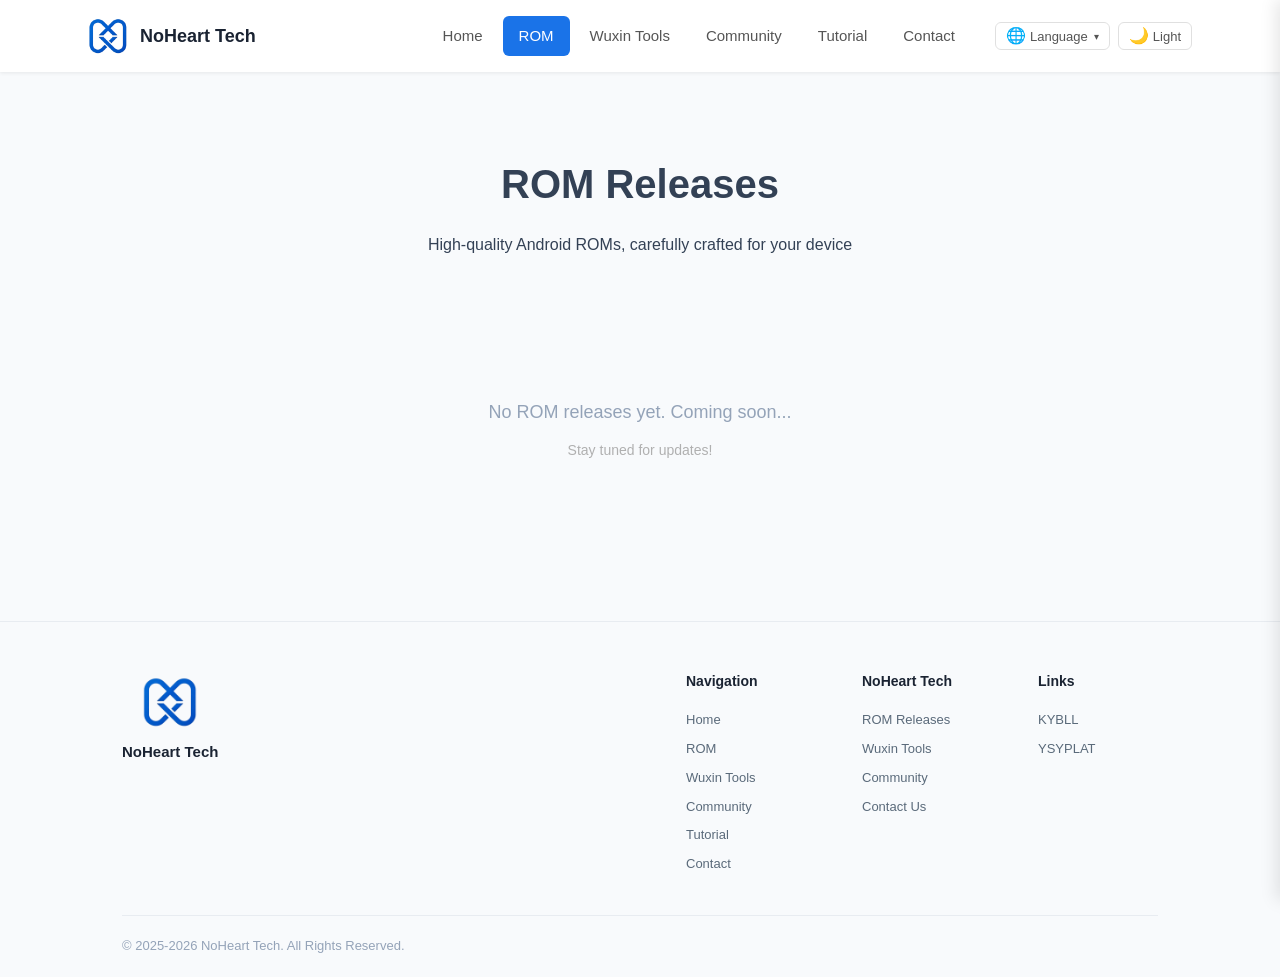
<file: rom/index.html>
<!DOCTYPE html>
<html lang="zh-CN">
<head>
    <meta charset="UTF-8">
    <meta name="viewport" content="width=device-width, initial-scale=1.0">
    <link rel="icon" href="../favicon.ico">
    <title data-en="ROM Releases | NoHeart Tech">ROM发布 | 没有心科技</title>
    <link rel="stylesheet" href="../static/css/style.css">
    <link rel="stylesheet" href="../static/css/header.css">
    <link rel="stylesheet" href="../static/css/footer.css">
    <link rel="stylesheet" href="../static/css/animations.css">
</head>
<body>
    <header class="header">
        <div class="header-container">
            <div class="logo-section">
                <img src="../favicon.ico" alt="没有心科技" class="logo-icon">
                <a href="../index.html" class="logo-text" data-en="NoHeart Tech">没有心科技</a>
            </div>
            <div class="menu-section">
                <nav class="main-menu">
                    <a href="../index.html" class="menu-item" data-en="Home">首页</a>
                    <a href="index.html" class="menu-item active" data-en="ROM">ROM发布</a>
                    <a href="../tools/index.html" class="menu-item" data-en="Wuxin Tools">无心工具箱</a>
                    <a href="#" class="menu-item" data-en="Community">社区论坛</a>
                    <a href="../docs/index.html" class="menu-item" data-en="Tutorial">教程文档</a>
                    <a href="../contact.html" class="menu-item" data-en="Contact">联系我们</a>
                </nav>
                <div class="custom-functions">
                    <button id="theme-toggle" class="theme-toggle btn-press" aria-label="切换主题">
                        <span class="theme-icon">🌙</span>
                        <span class="theme-text" data-en="Light">主题</span>
                    </button>
                    <button id="hamburger-btn" class="hamburger-btn btn-press" aria-label="打开菜单">
                        <span class="hamburger-line"></span>
                        <span class="hamburger-line"></span>
                        <span class="hamburger-line"></span>
                    </button>
                </div>
            </div>
        </div>
    </header>

    <div id="menu-overlay" class="menu-overlay"></div>
    <nav id="mobile-menu" class="mobile-menu">
        <div class="mobile-menu-header">
            <span class="mobile-menu-title" data-en="Menu">菜单</span>
            <button id="mobile-menu-close" class="mobile-menu-close btn-press" aria-label="关闭菜单">&times;</button>
        </div>
        <a href="../index.html" class="mobile-menu-item" data-en="Home">首页</a>
        <a href="index.html" class="mobile-menu-item active" data-en="ROM">ROM发布</a>
        <a href="../tools/index.html" class="mobile-menu-item" data-en="Wuxin Tools">无心工具箱</a>
        <a href="#" class="mobile-menu-item" data-en="Community">社区论坛</a>
        <a href="../docs/index.html" class="mobile-menu-item" data-en="Tutorial">教程文档</a>
        <a href="../contact.html" class="mobile-menu-item" data-en="Contact">联系我们</a>
        <div class="mobile-menu-divider"></div>
        <button id="mobile-theme-toggle" class="mobile-theme-toggle btn-press">
            <span class="theme-icon">🌙</span>
            <span class="theme-text" data-en="Light">切换主题</span>
        </button>
    </nav>

    <main class="rom-page">
        <section class="banner" style="padding:80px 0 60px;">
            <div class="banner-container" style="flex-direction:column;text-align:center;">
                <h1 class="banner-title hero-enter" data-en="ROM Releases" style="font-size:40px;">ROM 发布</h1>
                <p class="banner-desc hero-enter hero-enter-d1" data-en="High-quality Android ROMs, carefully crafted for your device" style="max-width:600px;margin:16px auto 0;">高品质 Android ROM，精心适配每一款设备</p>
            </div>
        </section>

        <div class="rom-container" style="max-width:860px;margin:0 auto;padding:0 48px 80px;">
            <div class="rom-empty anim anim-fade-up" style="text-align:center;padding:80px 0;">
                <p style="font-size:18px;color:#94a3b8;margin:0 0 12px;" data-en="No ROM releases yet. Coming soon...">暂无ROM发布，敬请期待...</p>
                <p style="font-size:14px;color:#b0b0b0;margin:0;" data-en="Stay tuned for updates!">持续关注，精彩即将来袭</p>
            </div>
        </div>
    </main>

    <footer class="site-footer">
        <div class="footer-container">
            <div class="footer-main">
                <div class="footer-logo-side">
                    <img src="../favicon.ico" alt="没有心科技" class="footer-logo-img">
                    <span class="footer-logo-name" data-en="NoHeart Tech">没有心科技</span>
                </div>
                <div class="footer-links-side">
                    <div class="footer-col">
                        <h4 class="footer-col-title" data-en="Navigation">导航</h4>
                        <a href="../index.html" data-en="Home">首页</a>
                        <a href="index.html" data-en="ROM">ROM发布</a>
                        <a href="../tools/index.html" data-en="Wuxin Tools">无心工具箱</a>
                        <a href="#" data-en="Community">社区论坛</a>
                        <a href="../docs/index.html" data-en="Tutorial">教程文档</a>
                        <a href="../contact.html" data-en="Contact">联系我们</a>
                    </div>
                    <div class="footer-col">
                        <h4 class="footer-col-title" data-en="NoHeart Tech">没有心科技</h4>
                        <a href="https://wx.ysyplat.cn/rom" target="_blank" rel="noopener" data-en="ROM Releases">ROM发布</a>
                        <a href="https://wx.ysyplat.cn/tools" target="_blank" rel="noopener" data-en="Wuxin Tools">无心工具箱</a>
                        <a href="#" target="_blank" rel="noopener" data-en="Community">社区论坛</a>
                        <a href="../contact.html" target="_blank" rel="noopener" data-en="Contact Us">联系我们</a>
                    </div>
                    <div class="footer-col">
                        <h4 class="footer-col-title" data-en="Links">友情链接</h4>
                        <a href="https://www.kybll.cn/" target="_blank" rel="noopener" data-en="KYBLL">空雨不流泪</a>
                        <a href="https://www.ysyplat.com/" target="_blank" rel="noopener" data-en="YSYPLAT">屿笙云平台</a>
                    </div>
                </div>
            </div>
            <div class="footer-bottom">
                <p class="footer-copyright" data-en="&copy; 2025-2026 NoHeart Tech. All Rights Reserved.">&copy; 2025-2026 没有心科技. All Rights Reserved.</p>
                <div class="footer-beian" data-en=" ">
                    <a class="footer-icp" href="https://beian.miit.gov.cn/" target="_blank" rel="noopener">浙ICP备2023036308号-9</a>
                    <a class="footer-gabeian" href="http://www.beian.gov.cn/portal/registerSystemInfo?recordcode=33019202003173" target="_blank" rel="noopener">
                        <img src="../static/images/gabeian.png" alt="" class="gabeian-icon">浙公网安备33019202003173号
                    </a>
                </div>
            </div>
        </div>
    </footer>

    <script src="../static/js/theme.js"></script>
    <script src="../static/js/page-transition.js"></script>
    <script src="../static/js/animations.js"></script>
    <script src="../static/js/img-protect.js"></script>
    <script src="../static/js/config.js"></script>
    <script src="../static/js/i18n.js"></script>
</body>
</html>
</file>
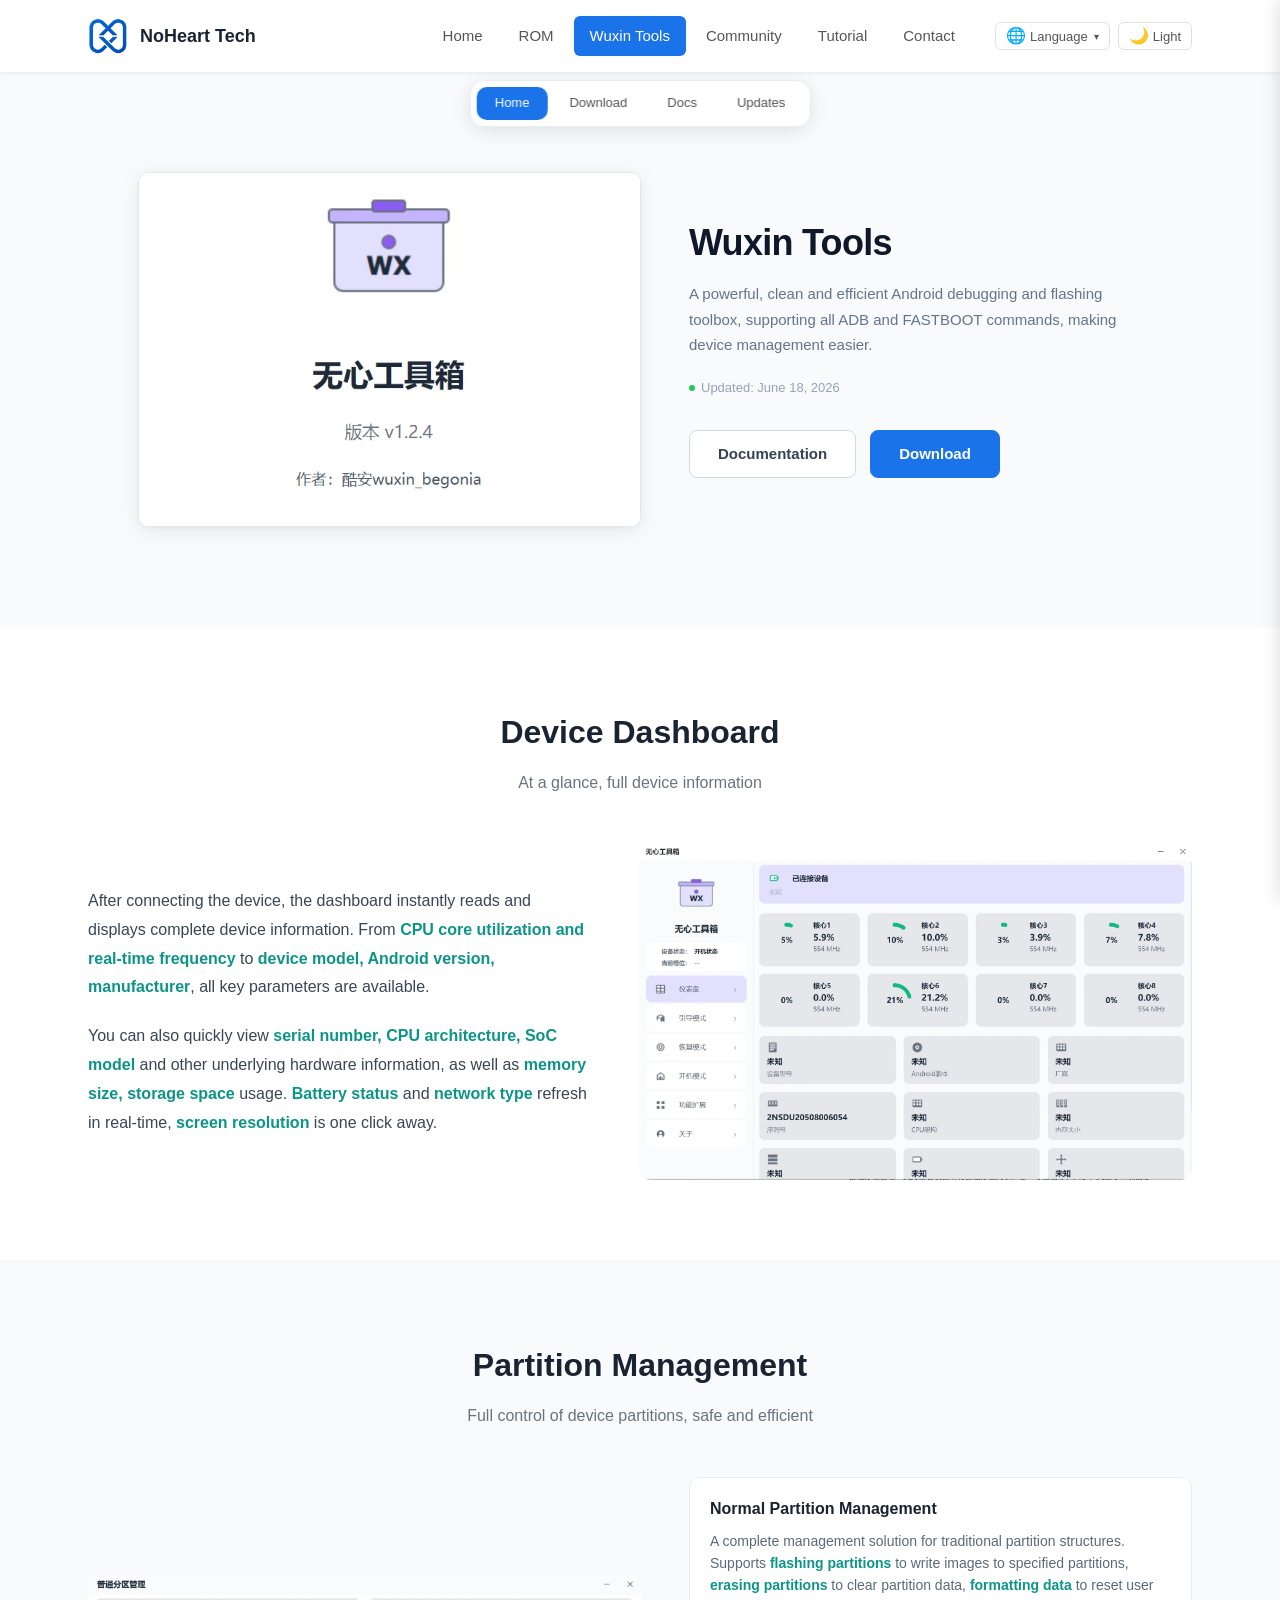
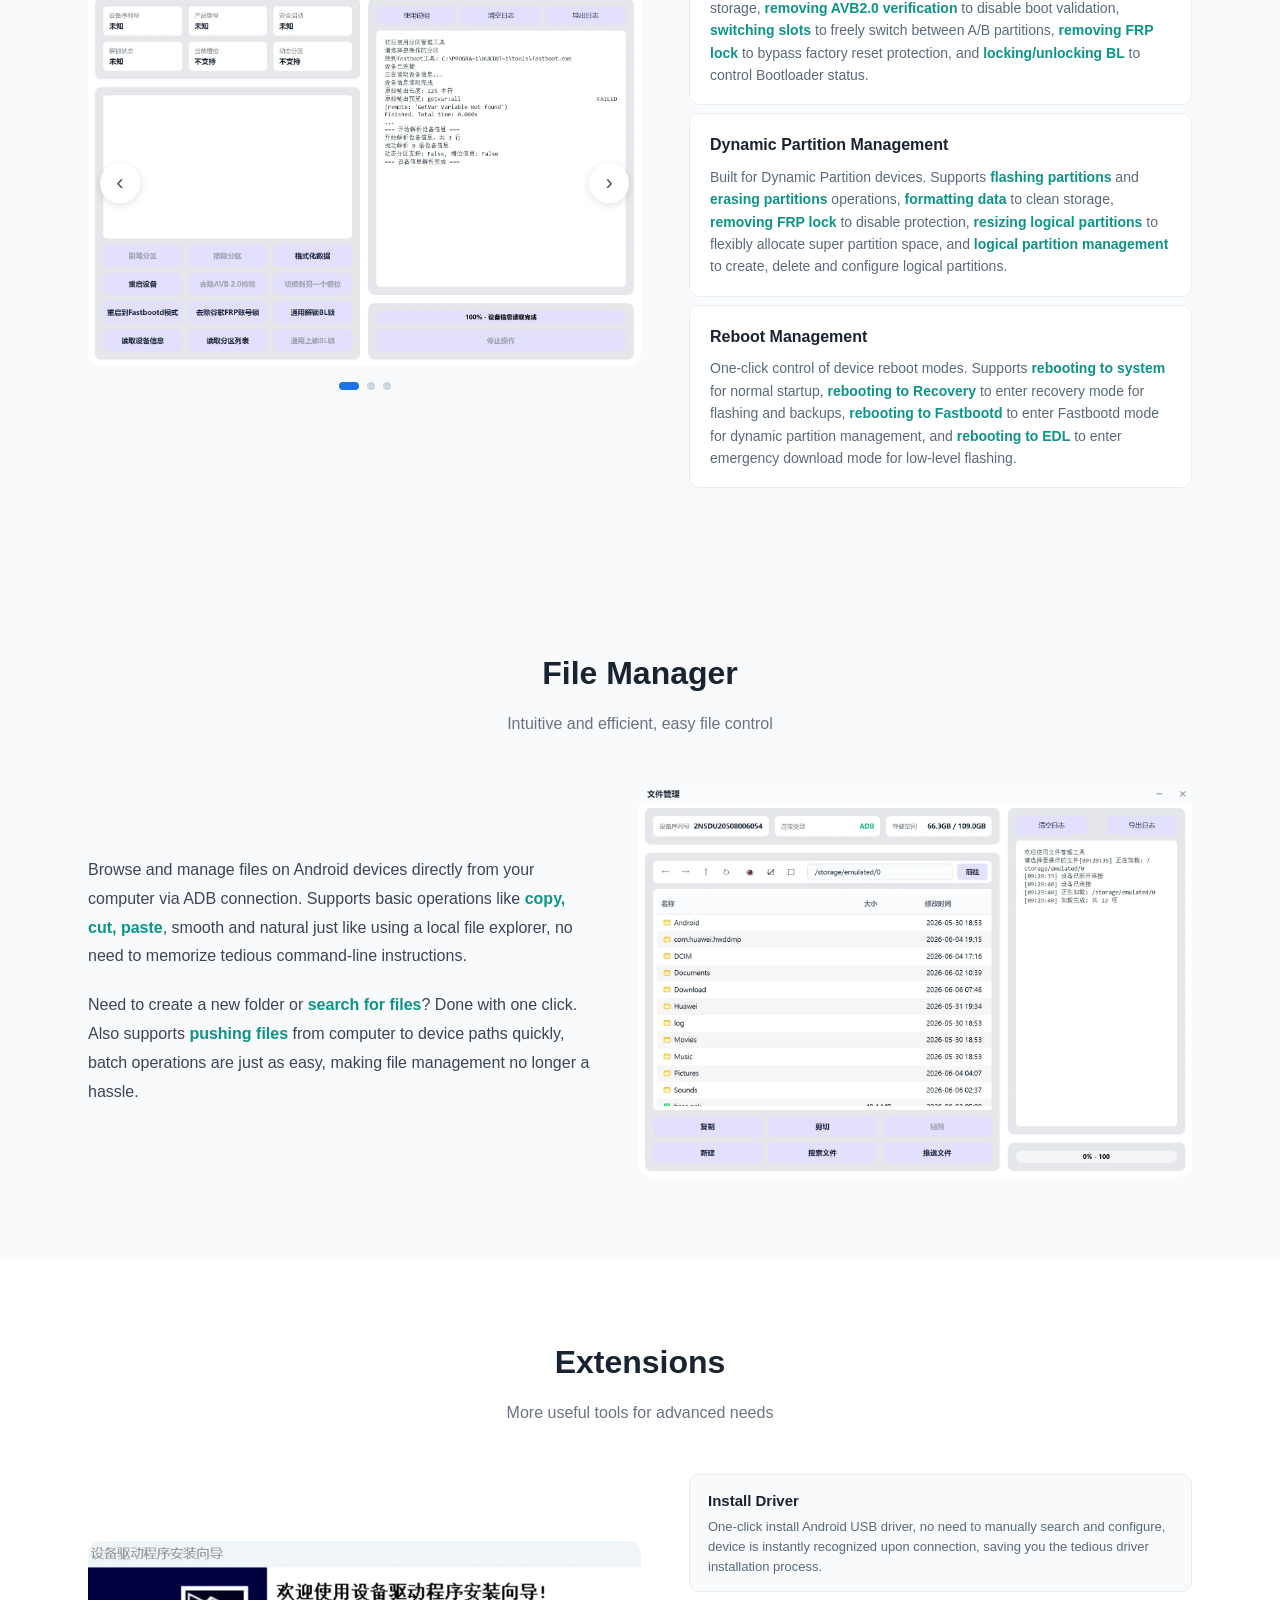
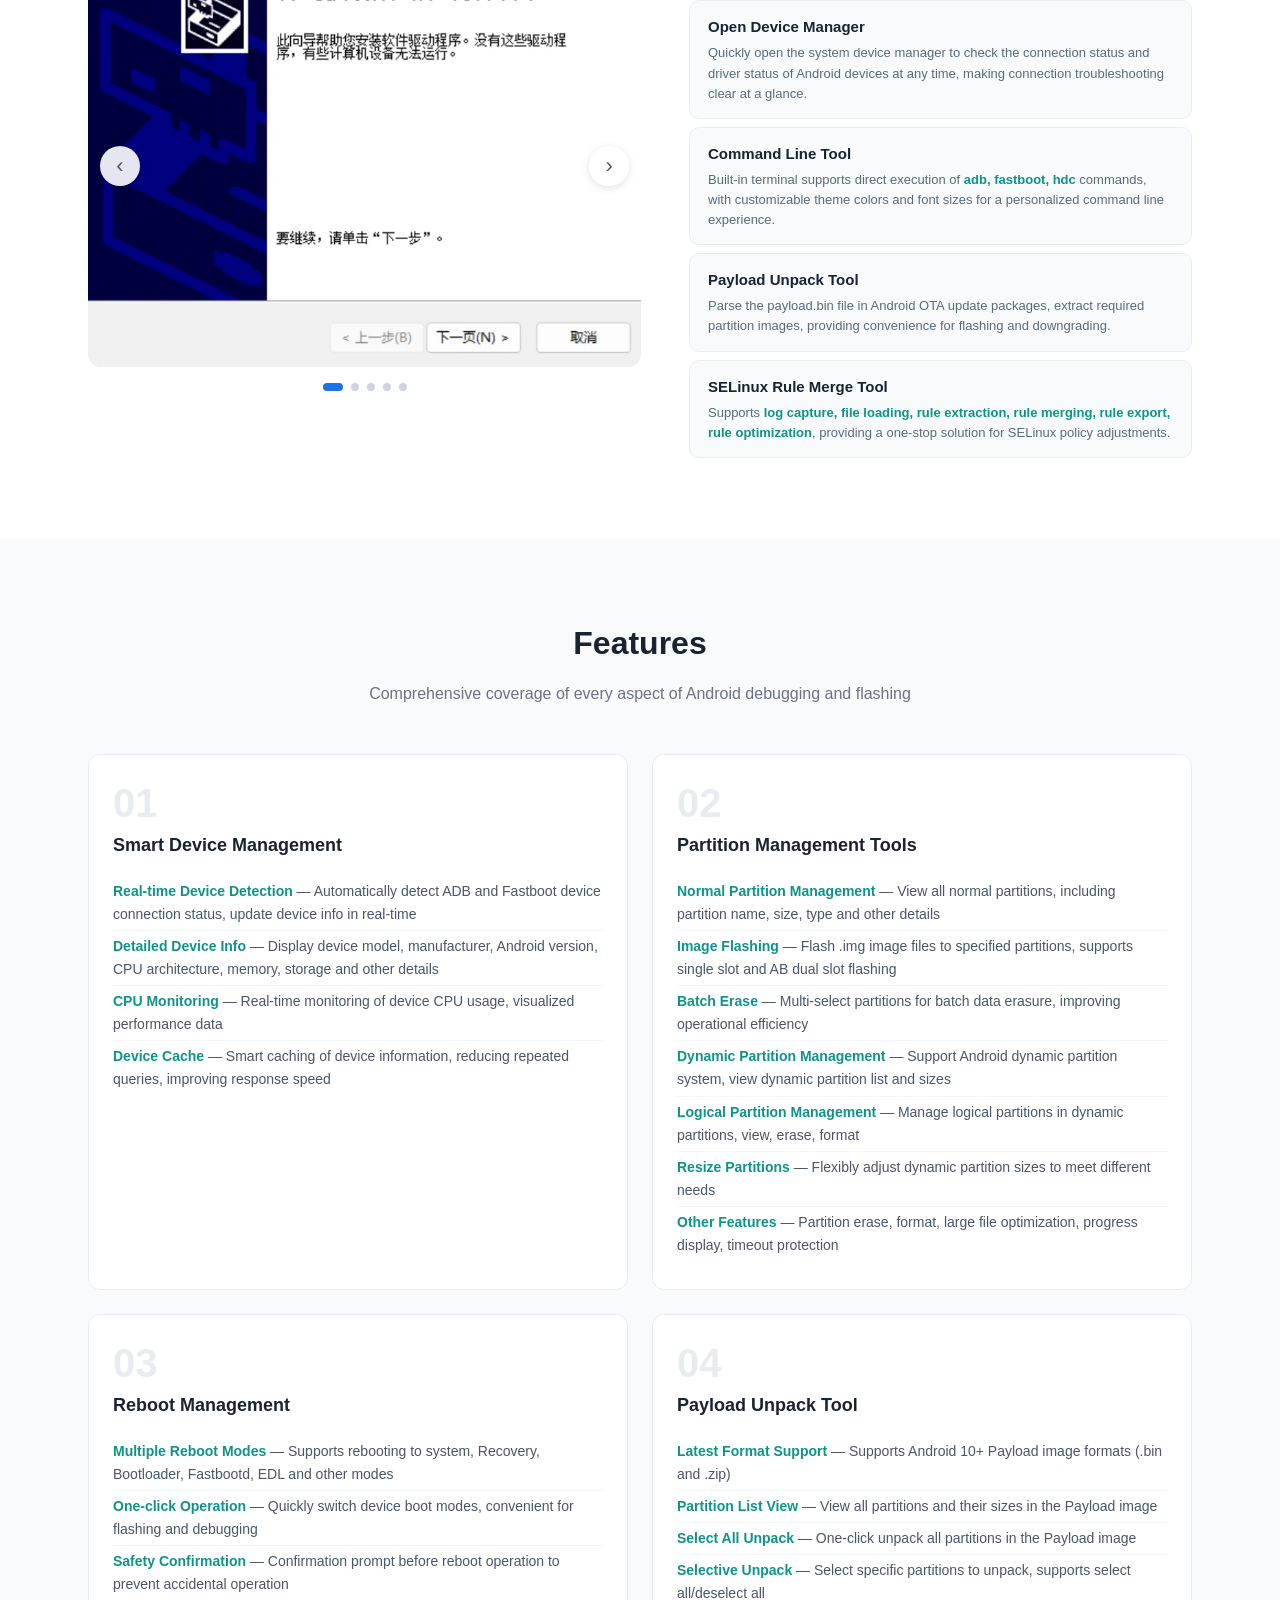
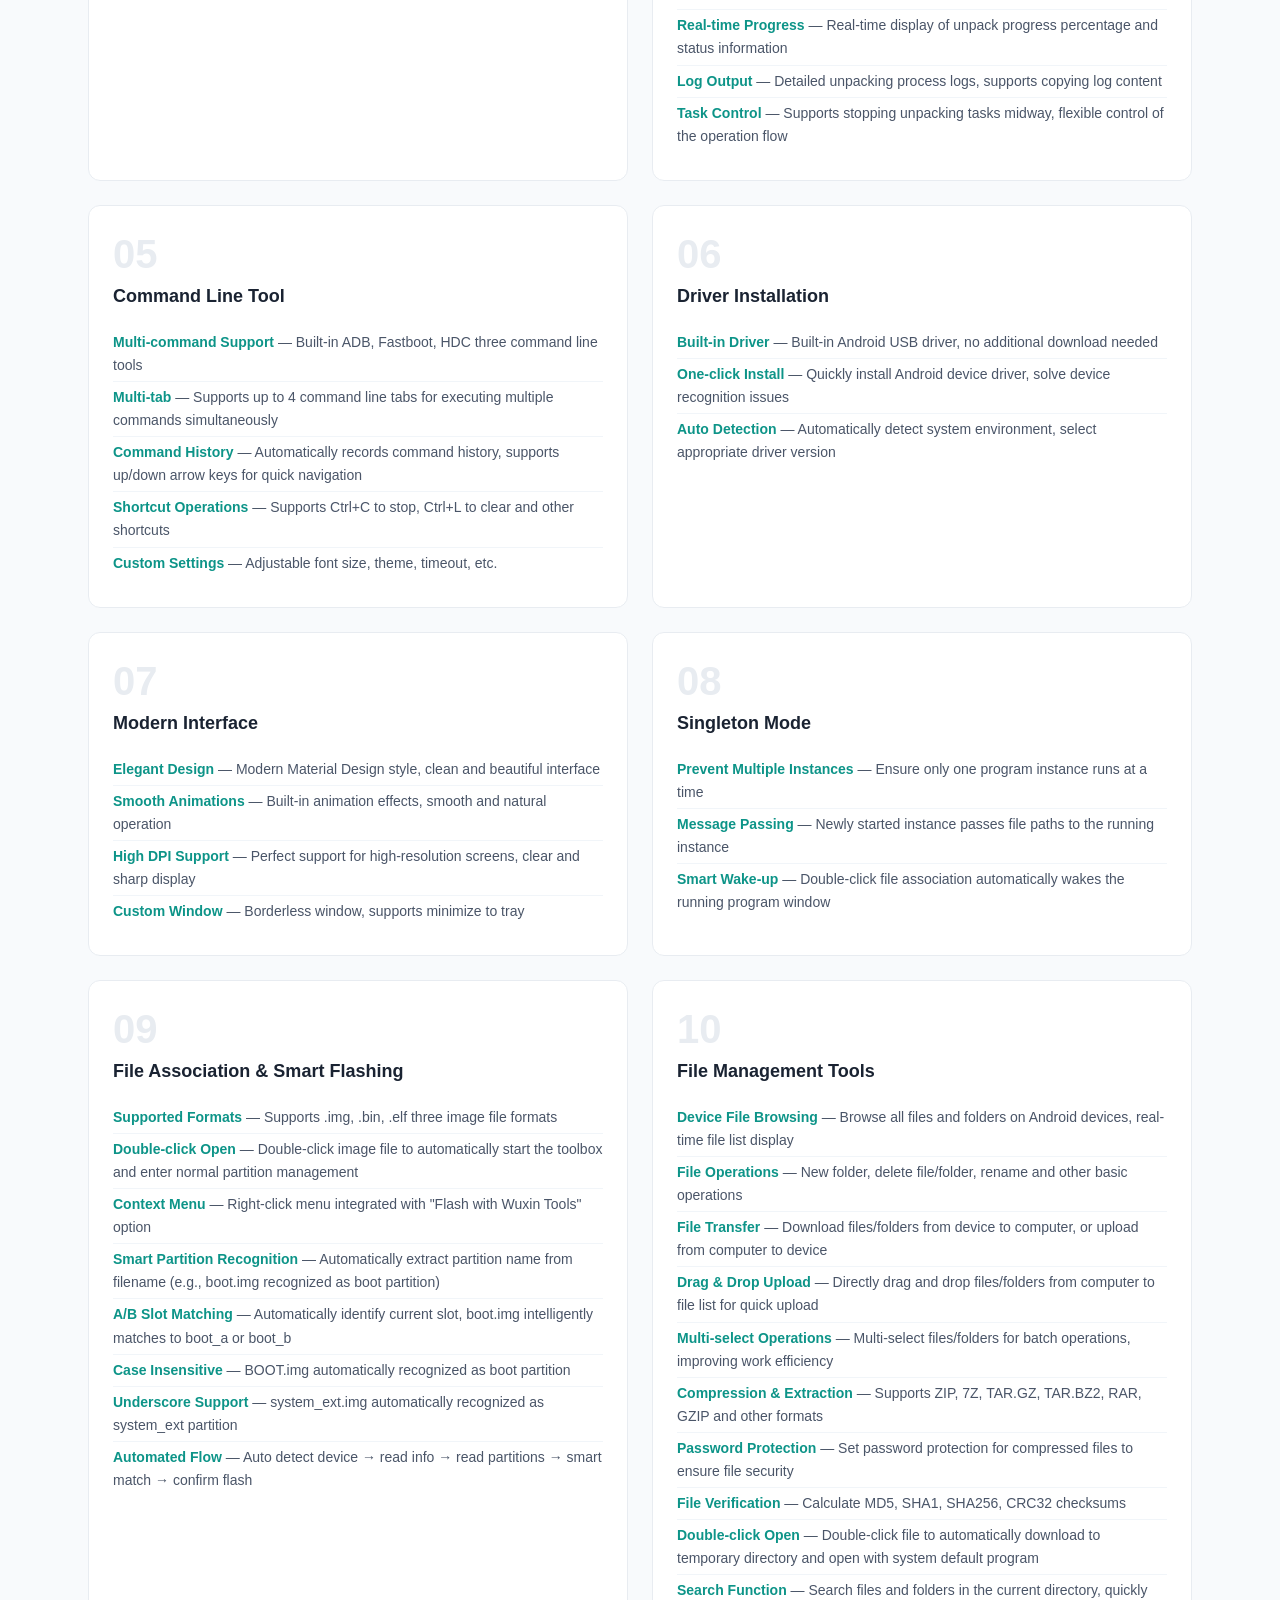
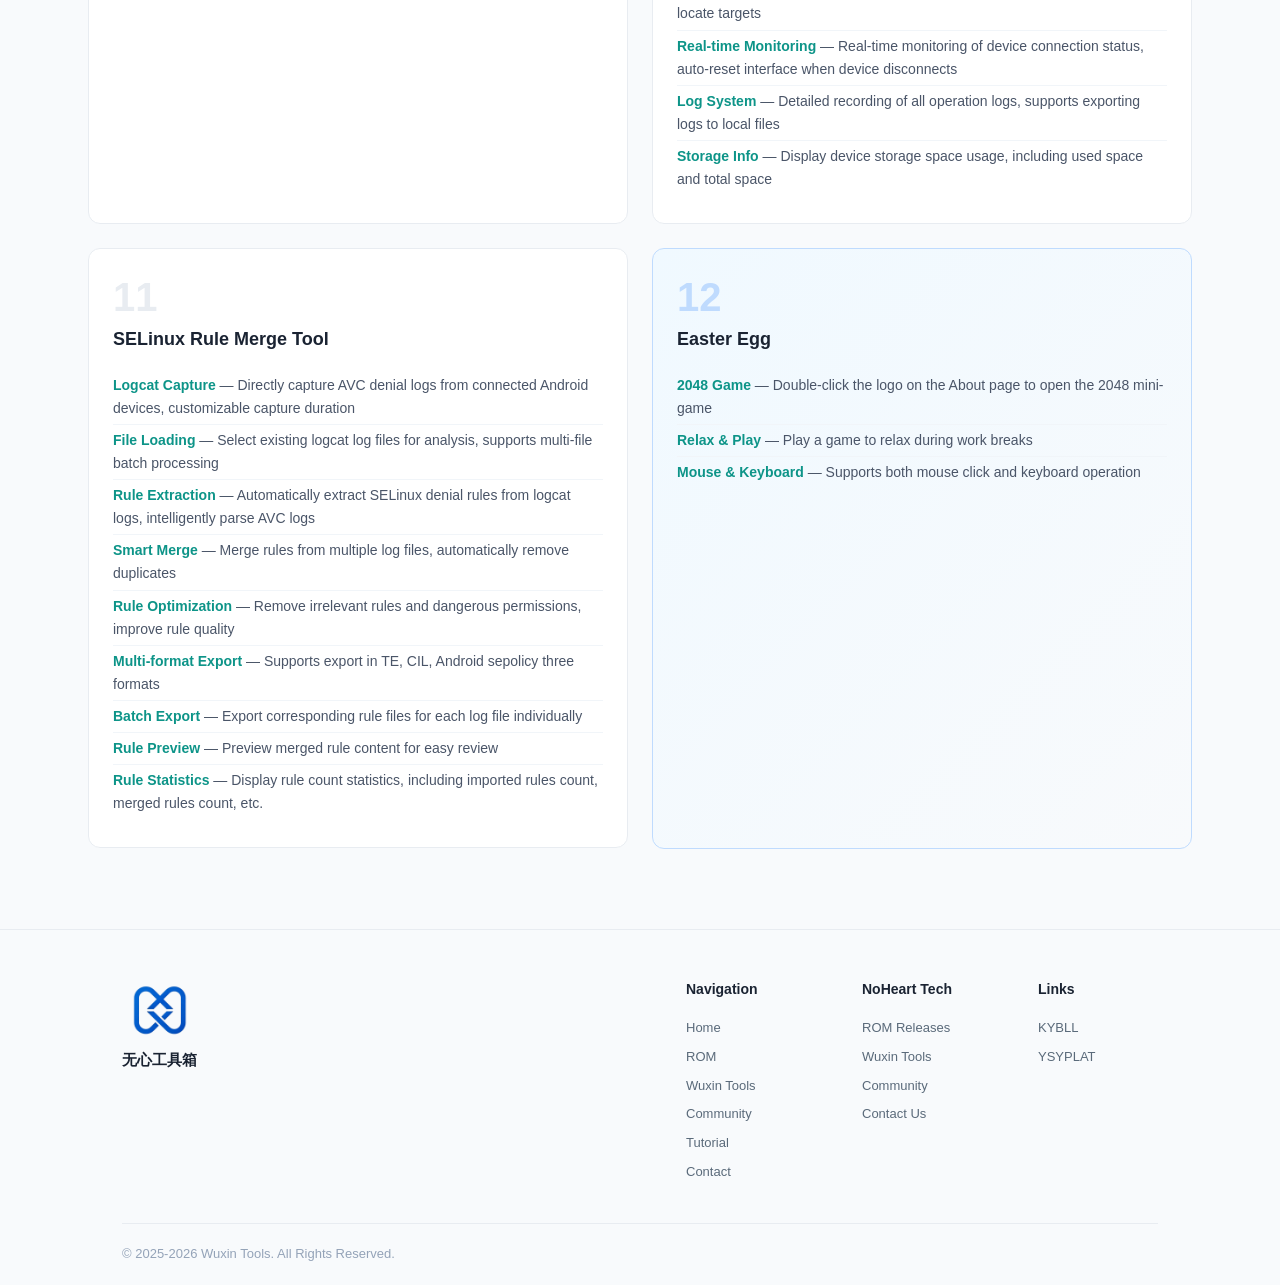
<file: tools/index.html>
<!DOCTYPE html>
<html lang="zh-CN">
<head>
    <meta charset="UTF-8">
    <meta name="viewport" content="width=device-width, initial-scale=1.0">
    <link rel="icon" href="../favicon.ico">
    <title data-en="Wuxin Tools | A Powerful Android Flashing Toolbox">无心工具箱 | 一款功能强大简洁高效的工具箱</title>
    <link rel="stylesheet" href="../static/css/style.css">
    <link rel="stylesheet" href="../static/css/header.css">
    <link rel="stylesheet" href="../static/css/banner.css">
    <link rel="stylesheet" href="../static/css/dashboard.css">
    <link rel="stylesheet" href="../static/css/partition.css">
    <link rel="stylesheet" href="../static/css/filemanager.css">
    <link rel="stylesheet" href="../static/css/extensions.css">
    <link rel="stylesheet" href="../static/css/features.css">
    <link rel="stylesheet" href="../static/css/footer.css">
    <link rel="stylesheet" href="../static/css/animations.css">
</head>
<body>
    <header class="header">
        <div class="header-container">
            <div class="logo-section">
                <img src="../favicon.ico" alt="没有心科技" class="logo-icon">
                <a href="../index.html" class="logo-text" data-en="NoHeart Tech">没有心科技</a>
            </div>
            <div class="menu-section">
                <nav class="main-menu">
                    <a href="../index.html" class="menu-item" data-en="Home">首页</a>
                    <a href="../rom/index.html" class="menu-item" data-en="ROM">ROM发布</a>
                    <a href="index.html" class="menu-item active" data-en="Wuxin Tools">无心工具箱</a>
                    <a href="#" class="menu-item" data-en="Community">社区论坛</a>
                    <a href="../docs/index.html" class="menu-item" data-en="Tutorial">教程文档</a>
                    <a href="contact.html" class="menu-item" data-en="Contact">联系我们</a>
                </nav>
                <div class="custom-functions">
                    <button id="theme-toggle" class="theme-toggle btn-press" aria-label="切换主题">
                        <span class="theme-icon">🌙</span>
                        <span class="theme-text" data-en="Light">主题</span>
                    </button>
                    <button id="hamburger-btn" class="hamburger-btn btn-press" aria-label="打开菜单">
                        <span class="hamburger-line"></span>
                        <span class="hamburger-line"></span>
                        <span class="hamburger-line"></span>
                    </button>
                </div>
            </div>
        </div>
    </header>

    <!-- 移动端侧滑菜单 -->
    <div id="menu-overlay" class="menu-overlay"></div>
    <nav id="mobile-menu" class="mobile-menu">
        <div class="mobile-menu-header">
            <span class="mobile-menu-title" data-en="Menu">菜单</span>
            <button id="mobile-menu-close" class="mobile-menu-close btn-press" aria-label="关闭菜单">&times;</button>
        </div>
        <a href="../index.html" class="mobile-menu-item" data-en="Home">首页</a>
        <a href="../rom/index.html" class="mobile-menu-item" data-en="ROM">ROM发布</a>
        <a href="index.html" class="mobile-menu-item active" data-en="Wuxin Tools">无心工具箱</a>
        <a href="#" class="mobile-menu-item" data-en="Community">社区论坛</a>
        <a href="../docs/index.html" class="mobile-menu-item" data-en="Tutorial">教程文档</a>
        <a href="contact.html" class="mobile-menu-item" data-en="Contact">联系我们</a>
        <span class="mobile-menu-sub-label" data-en="Tools">工具</span>
        <a href="../tools/index.html" class="mobile-menu-sub-item active" data-en="Home">首页</a>
        <a href="../tools/download.html" class="mobile-menu-sub-item" data-en="Download">下载中心</a>
        <a href="../tools/doc/index.html" class="mobile-menu-sub-item" data-en="Docs">使用文档</a>
        <a href="../tools/update.html" class="mobile-menu-sub-item" data-en="Updates">更新日志</a>
        <div class="mobile-menu-divider"></div>
        <button id="mobile-theme-toggle" class="mobile-theme-toggle btn-press">
            <span class="theme-icon">🌙</span>
            <span class="theme-text" data-en="Light">切换主题</span>
        </button>
    </nav>

    <!-- 无心工具箱子导航 -->
    <nav class="sub-nav">
        <div class="sub-nav-inner">
            <a href="../tools/index.html" class="sub-nav-item active" data-en="Home">首页</a>
            <a href="../tools/download.html" class="sub-nav-item" data-en="Download">下载中心</a>
            <a href="../tools/doc/index.html" class="sub-nav-item" data-en="Docs">使用文档</a>
            <a href="../tools/update.html" class="sub-nav-item" data-en="Updates">更新日志</a>
        </div>
    </nav>

    <main class="main-content">
        <section class="banner">
            <div class="banner-container">
                <div class="banner-left hero-enter">
                    <img src="../static/images/title.webp" alt="无心工具箱预览" class="banner-preview-img">
                </div>
                <div class="banner-right">
                    <h1 class="banner-title hero-enter" data-en="Wuxin Tools">无心工具箱</h1>
                    <p class="banner-desc hero-enter hero-enter-d1" data-en="A powerful, clean and efficient Android debugging and flashing toolbox, supporting all ADB and FASTBOOT commands, making device management easier.">一款功能强大、简洁高效的Android调试与刷机工具箱，支持ADB和FASTBOOT全命令，让您的设备管理更轻松。</p>
                    <p class="banner-update hero-enter hero-enter-d2" data-en="Updated: June 18, 2026">更新日期：2026年6月18日</p>
                    <div class="banner-buttons hero-enter hero-enter-d3">
                        <a href="../tools/doc/index.html" class="btn-help btn-press" data-en="Documentation">使用文档</a>
                        <a href="../tools/download.html" class="btn-download btn-press" data-en="Download">点此下载</a>
                    </div>
                </div>
            </div>
        </section>

        <!-- 仪表盘功能展示 -->
        <section class="dashboard">
            <div class="dashboard-container">
                <div class="dashboard-header anim anim-fade-up">
                    <h2 class="dashboard-title" data-en="Device Dashboard">设备仪表盘</h2>
                    <p class="dashboard-subtitle" data-en="At a glance, full device information">一目了然，全面掌握设备信息</p>
                </div>
                <div class="dashboard-body">
                    <div class="dashboard-intro anim anim-slide-left">
                        <p data-en="After connecting the device, the dashboard instantly reads and displays complete device information. From <strong>CPU core utilization and real-time frequency</strong> to <strong>device model, Android version, manufacturer</strong>, all key parameters are available.">连接设备后，仪表盘将即时读取并展示完整的设备信息。从 <strong>CPU核心利用率与实时频率</strong>，到 <strong>设备型号、Android版本、厂商与制造商</strong>，核心参数一应俱全。</p>
                        <p data-en="You can also quickly view <strong>serial number, CPU architecture, SoC model</strong> and other underlying hardware information, as well as <strong>memory size, storage space</strong> usage. <strong>Battery status</strong> and <strong>network type</strong> refresh in real-time, <strong>screen resolution</strong> is one click away.">您还可以快速查看 <strong>序列号、CPU架构、SoC型号</strong> 等底层硬件信息，以及 <strong>内存大小、存储空间</strong> 的使用情况。<strong>电池状态</strong> 与 <strong>网络类型</strong> 实时刷新，<strong>屏幕分辨率</strong> 一键获取，无需逐条输入命令，所有关键数据汇聚一屏，高效便捷。</p>
                    </div>
                    <div class="dashboard-preview anim anim-fade-up">
                        <img src="../static/images/dashboard.webp" alt="设备仪表盘预览" class="preview-img">
                    </div>
                </div>
            </div>
        </section>

        <!-- 分区管理功能展示 -->
        <section class="partition">
            <div class="partition-container">
                <div class="partition-header anim anim-fade-up">
                    <h2 class="partition-title" data-en="Partition Management">分区管理</h2>
                    <p class="partition-subtitle" data-en="Full control of device partitions, safe and efficient">全方位掌控设备分区，安全高效</p>
                </div>
                <div class="partition-body">
                    <div class="partition-slideshow anim anim-slide-left" data-slideshow="partition">
                        <div class="slideshow-wrapper">
                            <div class="slide active">
                                <img src="../static/images/nomalpart.webp" alt="普通分区管理" class="slide-img">
                            </div>
                            <div class="slide">
                                <img src="../static/images/dynamicpart.webp" alt="动态分区管理" class="slide-img">
                            </div>
                            <div class="slide">
                                <img src="../static/images/reboot.webp" alt="重启管理" class="slide-img">
                            </div>
                        </div>
                        <button class="slide-arrow slide-prev" aria-label="上一张">&#8249;</button>
                        <button class="slide-arrow slide-next" aria-label="下一张">&#8250;</button>
                        <div class="slide-dots">
                            <span class="dot active"></span>
                            <span class="dot"></span>
                            <span class="dot"></span>
                        </div>
                    </div>
                    <div class="partition-accordion anim anim-fade-up">
                        <div class="feature-card card-lift">
                            <h3 class="feature-card-title" data-en="Normal Partition Management">普通分区管理</h3>
                            <p class="feature-card-desc" data-en="A complete management solution for traditional partition structures. Supports <strong>flashing partitions</strong> to write images to specified partitions, <strong>erasing partitions</strong> to clear partition data, <strong>formatting data</strong> to reset user storage, <strong>removing AVB2.0 verification</strong> to disable boot validation, <strong>switching slots</strong> to freely switch between A/B partitions, <strong>removing FRP lock</strong> to bypass factory reset protection, and <strong>locking/unlocking BL</strong> to control Bootloader status.">针对传统分区结构的完整管理方案。支持<strong>刷写分区</strong>将镜像写入指定分区，<strong>擦除分区</strong>清除分区数据，<strong>格式化数据</strong>重置用户存储，<strong>去除AVB2.0验证</strong>解除启动校验，<strong>切换槽位</strong>在A/B分区间自由切换，<strong>去除FRP锁</strong>绕过工厂重置保护，以及<strong>解锁/上锁BL</strong>控制Bootloader状态。</p>
                        </div>
                        <div class="feature-card card-lift">
                            <h3 class="feature-card-title" data-en="Dynamic Partition Management">动态分区管理</h3>
                            <p class="feature-card-desc" data-en="Built for Dynamic Partition devices. Supports <strong>flashing partitions</strong> and <strong>erasing partitions</strong> operations, <strong>formatting data</strong> to clean storage, <strong>removing FRP lock</strong> to disable protection, <strong>resizing logical partitions</strong> to flexibly allocate super partition space, and <strong>logical partition management</strong> to create, delete and configure logical partitions.">专为动态分区（Dynamic Partition）设备打造。支持<strong>刷写分区</strong>与<strong>擦除分区</strong>操作，<strong>格式化数据</strong>清理存储，<strong>去除FRP锁</strong>解除保护，<strong>调整逻辑分区大小</strong>灵活分配super分区空间，以及<strong>逻辑分区管理</strong>对逻辑分区进行创建、删除与配置。</p>
                        </div>
                        <div class="feature-card card-lift">
                            <h3 class="feature-card-title" data-en="Reboot Management">重启管理</h3>
                            <p class="feature-card-desc" data-en="One-click control of device reboot modes. Supports <strong>rebooting to system</strong> for normal startup, <strong>rebooting to Recovery</strong> to enter recovery mode for flashing and backups, <strong>rebooting to Fastbootd</strong> to enter Fastbootd mode for dynamic partition management, and <strong>rebooting to EDL</strong> to enter emergency download mode for low-level flashing.">一键控制设备重启模式。支持<strong>重启系统</strong>正常启动设备，<strong>重启到Recovery</strong>进入恢复模式进行刷机与备份，<strong>重启到Fastbootd</strong>进入Fastbootd模式管理动态分区，以及<strong>重启到EDL</strong>进入紧急下载模式进行底层刷写。</p>
                        </div>
                    </div>
                </div>
            </div>
        </section>

        <!-- 文件管理功能展示 -->
        <section class="filemanager">
            <div class="filemanager-container">
                <div class="filemanager-header anim anim-fade-up">
                    <h2 class="filemanager-title" data-en="File Manager">文件管理</h2>
                    <p class="filemanager-subtitle" data-en="Intuitive and efficient, easy file control">直观高效，轻松掌控设备文件</p>
                </div>
                <div class="filemanager-body">
                    <div class="filemanager-intro anim anim-slide-left">
                        <p data-en="Browse and manage files on Android devices directly from your computer via ADB connection. Supports basic operations like <strong>copy, cut, paste</strong>, smooth and natural just like using a local file explorer, no need to memorize tedious command-line instructions.">通过ADB连接，直接在电脑端浏览与管理Android设备上的文件。支持<strong>复制、剪切、粘贴</strong>等基础操作，像使用本地资源管理器一样流畅自然，无需记忆繁琐的命令行指令。</p>
                        <p data-en="Need to create a new folder or <strong>search for files</strong>? Done with one click. Also supports <strong>pushing files</strong> from computer to device paths quickly, batch operations are just as easy, making file management no longer a hassle.">需要新建文件夹或<strong>搜索文件</strong>？一键即可完成。还支持<strong>推送文件</strong>从电脑快速传输到设备指定路径，批量操作同样得心应手，让文件管理不再繁琐。</p>
                    </div>
                    <div class="filemanager-preview anim anim-fade-up">
                        <img src="../static/images/file.webp" alt="文件管理预览" class="preview-img">
                    </div>
                </div>
            </div>
        </section>

        <!-- 功能扩展展示 -->
        <section class="extensions">
            <div class="extensions-container">
                <div class="extensions-header anim anim-fade-up">
                    <h2 class="extensions-title" data-en="Extensions">功能扩展</h2>
                    <p class="extensions-subtitle" data-en="More useful tools for advanced needs">更多实用工具，覆盖进阶需求</p>
                </div>
                <div class="extensions-body">
                    <div class="extensions-slideshow anim anim-slide-left" data-slideshow="extensions">
                        <div class="slideshow-wrapper">
                            <div class="slide active">
                                <img src="../static/images/drive.webp" alt="安装驱动" class="slide-img">
                            </div>
                            <div class="slide">
                                <img src="../static/images/device.webp" alt="设备管理器" class="slide-img">
                            </div>
                            <div class="slide">
                                <img src="../static/images/cmd.webp" alt="命令行工具" class="slide-img">
                            </div>
                            <div class="slide">
                                <img src="../static/images/payload.webp" alt="Payload解包工具" class="slide-img">
                            </div>
                            <div class="slide">
                                <img src="../static/images/SElinux.webp" alt="SELinux规则合并工具" class="slide-img">
                            </div>
                        </div>
                        <button class="slide-arrow slide-prev" aria-label="上一张">&#8249;</button>
                        <button class="slide-arrow slide-next" aria-label="下一张">&#8250;</button>
                        <div class="slide-dots">
                            <span class="dot active"></span>
                            <span class="dot"></span>
                            <span class="dot"></span>
                            <span class="dot"></span>
                            <span class="dot"></span>
                        </div>
                    </div>
                    <div class="extensions-intro anim anim-fade-up">
                        <div class="ext-item card-lift">
                            <h3 class="ext-item-title" data-en="Install Driver">安装驱动</h3>
                            <p class="ext-item-desc" data-en="One-click install Android USB driver, no need to manually search and configure, device is instantly recognized upon connection, saving you the tedious driver installation process.">一键安装Android USB驱动，无需手动查找与配置，连接设备即刻识别，省去繁琐的驱动安装流程。</p>
                        </div>
                        <div class="ext-item card-lift">
                            <h3 class="ext-item-title" data-en="Open Device Manager">打开设备管理器</h3>
                            <p class="ext-item-desc" data-en="Quickly open the system device manager to check the connection status and driver status of Android devices at any time, making connection troubleshooting clear at a glance.">快捷打开系统设备管理器，随时检查Android设备的连接状态与驱动情况，排查连接问题一目了然。</p>
                        </div>
                        <div class="ext-item card-lift">
                            <h3 class="ext-item-title" data-en="Command Line Tool">命令行工具</h3>
                            <p class="ext-item-desc" data-en="Built-in terminal supports direct execution of <strong>adb, fastboot, hdc</strong> commands, with customizable theme colors and font sizes for a personalized command line experience.">内置终端支持<strong>adb、fastboot、hdc</strong>命令直接执行，可自定义主题配色与字体大小，打造专属命令行体验。</p>
                        </div>
                        <div class="ext-item card-lift">
                            <h3 class="ext-item-title" data-en="Payload Unpack Tool">Payload解包工具</h3>
                            <p class="ext-item-desc" data-en="Parse the payload.bin file in Android OTA update packages, extract required partition images, providing convenience for flashing and downgrading.">解析Android OTA升级包中的payload.bin文件，提取所需分区镜像，为刷机与降级提供便利。</p>
                        </div>
                        <div class="ext-item card-lift">
                            <h3 class="ext-item-title" data-en="SELinux Rule Merge Tool">SELinux规则合并工具</h3>
                            <p class="ext-item-desc" data-en="Supports <strong>log capture, file loading, rule extraction, rule merging, rule export, rule optimization</strong>, providing a one-stop solution for SELinux policy adjustments.">支持<strong>抓取日志、加载文件、规则提取、规则合并、规则导出、规则优化</strong>，一站式完成SELinux策略调整。</p>
                        </div>
                    </div>
                </div>
            </div>
        </section>

        <!-- 特色功能 -->
        <section class="features">
            <div class="features-container">
                <div class="features-header anim anim-fade-up">
                    <h2 class="features-title" data-en="Features">特色功能</h2>
                    <p class="features-subtitle" data-en="Comprehensive coverage of every aspect of Android debugging and flashing">全面覆盖 Android 调试与刷机的每一个环节</p>
                </div>
                <div class="features-grid">
                    <div class="feat-card card-lift anim anim-fade-up anim-delay-1">
                        <div class="feat-num">01</div>
                        <h3 class="feat-card-title" data-en="Smart Device Management">智能设备管理</h3>
                        <ul class="feat-list">
                            <li data-en="<strong>Real-time Device Detection</strong> — Automatically detect ADB and Fastboot device connection status, update device info in real-time"><strong>实时设备检测</strong> — 自动检测 ADB 和 Fastboot 设备连接状态，实时更新设备信息</li>
                            <li data-en="<strong>Detailed Device Info</strong> — Display device model, manufacturer, Android version, CPU architecture, memory, storage and other details"><strong>详细设备信息</strong> — 显示设备型号、制造商、Android 版本、CPU 架构、内存、存储等详细信息</li>
                            <li data-en="<strong>CPU Monitoring</strong> — Real-time monitoring of device CPU usage, visualized performance data"><strong>CPU 监控</strong> — 实时监控设备 CPU 使用率，可视化展示性能数据</li>
                            <li data-en="<strong>Device Cache</strong> — Smart caching of device information, reducing repeated queries, improving response speed"><strong>设备缓存</strong> — 智能缓存设备信息，减少重复查询，提升响应速度</li>
                        </ul>
                    </div>
                    <div class="feat-card card-lift anim anim-fade-up anim-delay-2">
                        <div class="feat-num">02</div>
                        <h3 class="feat-card-title" data-en="Partition Management Tools">分区管理工具</h3>
                        <ul class="feat-list">
                            <li data-en="<strong>Normal Partition Management</strong> — View all normal partitions, including partition name, size, type and other details"><strong>普通分区管理</strong> — 查看设备所有普通分区列表，包括分区名称、大小、类型等详细信息</li>
                            <li data-en="<strong>Image Flashing</strong> — Flash .img image files to specified partitions, supports single slot and AB dual slot flashing"><strong>镜像刷入</strong> — 将 .img 镜像文件刷入到指定分区，支持单槽位和 AB 双槽位刷入</li>
                            <li data-en="<strong>Batch Erase</strong> — Multi-select partitions for batch data erasure, improving operational efficiency"><strong>批量擦除</strong> — 多选分区批量擦除数据，提升操作效率</li>
                            <li data-en="<strong>Dynamic Partition Management</strong> — Support Android dynamic partition system, view dynamic partition list and sizes"><strong>动态分区管理</strong> — 支持 Android 动态分区系统，查看动态分区列表和大小</li>
                            <li data-en="<strong>Logical Partition Management</strong> — Manage logical partitions in dynamic partitions, view, erase, format"><strong>逻辑分区管理</strong> — 管理动态分区中的逻辑分区，可查看、擦除、格式化</li>
                            <li data-en="<strong>Resize Partitions</strong> — Flexibly adjust dynamic partition sizes to meet different needs"><strong>调整分区大小</strong> — 灵活调整动态分区大小，满足不同需求</li>
                            <li data-en="<strong>Other Features</strong> — Partition erase, format, large file optimization, progress display, timeout protection"><strong>其他功能</strong> — 分区擦除、格式化、大文件优化、进度显示、超时保护</li>
                        </ul>
                    </div>
                    <div class="feat-card card-lift anim anim-fade-up anim-delay-3">
                        <div class="feat-num">03</div>
                        <h3 class="feat-card-title" data-en="Reboot Management">重启管理</h3>
                        <ul class="feat-list">
                            <li data-en="<strong>Multiple Reboot Modes</strong> — Supports rebooting to system, Recovery, Bootloader, Fastbootd, EDL and other modes"><strong>多种重启模式</strong> — 支持重启到系统、Recovery、Bootloader、Fastbootd、EDL 等模式</li>
                            <li data-en="<strong>One-click Operation</strong> — Quickly switch device boot modes, convenient for flashing and debugging"><strong>一键操作</strong> — 快速切换设备启动模式，方便刷机和调试</li>
                            <li data-en="<strong>Safety Confirmation</strong> — Confirmation prompt before reboot operation to prevent accidental operation"><strong>安全确认</strong> — 重启操作前有确认提示，防止误操作</li>
                        </ul>
                    </div>
                    <div class="feat-card card-lift anim anim-fade-up anim-delay-4">
                        <div class="feat-num">04</div>
                        <h3 class="feat-card-title" data-en="Payload Unpack Tool">Payload 解包工具</h3>
                        <ul class="feat-list">
                            <li data-en="<strong>Latest Format Support</strong> — Supports Android 10+ Payload image formats (.bin and .zip)"><strong>支持最新格式</strong> — 支持 Android 10+ 的 Payload 镜像格式（.bin 和 .zip）</li>
                            <li data-en="<strong>Partition List View</strong> — View all partitions and their sizes in the Payload image"><strong>分区列表查看</strong> — 查看 Payload 镜像中的所有分区及其大小信息</li>
                            <li data-en="<strong>Select All Unpack</strong> — One-click unpack all partitions in the Payload image"><strong>全选解包</strong> — 一键解包 Payload 镜像中的所有分区</li>
                            <li data-en="<strong>Selective Unpack</strong> — Select specific partitions to unpack, supports select all/deselect all"><strong>选择性解包</strong> — 选择特定分区进行解包，可全选/取消全选</li>
                            <li data-en="<strong>Real-time Progress</strong> — Real-time display of unpack progress percentage and status information"><strong>实时进度</strong> — 实时显示解包进度百分比和状态信息</li>
                            <li data-en="<strong>Log Output</strong> — Detailed unpacking process logs, supports copying log content"><strong>日志输出</strong> — 详细显示解包过程日志，支持复制日志内容</li>
                            <li data-en="<strong>Task Control</strong> — Supports stopping unpacking tasks midway, flexible control of the operation flow"><strong>任务控制</strong> — 支持中途停止解包任务，灵活控制操作流程</li>
                        </ul>
                    </div>
                    <div class="feat-card card-lift anim anim-fade-up anim-delay-5">
                        <div class="feat-num">05</div>
                        <h3 class="feat-card-title" data-en="Command Line Tool">命令行工具</h3>
                        <ul class="feat-list">
                            <li data-en="<strong>Multi-command Support</strong> — Built-in ADB, Fastboot, HDC three command line tools"><strong>多命令支持</strong> — 内置 ADB、Fastboot、HDC 三种命令行工具</li>
                            <li data-en="<strong>Multi-tab</strong> — Supports up to 4 command line tabs for executing multiple commands simultaneously"><strong>多标签页</strong> — 支持最多 4 个命令行标签页，方便同时执行多个命令</li>
                            <li data-en="<strong>Command History</strong> — Automatically records command history, supports up/down arrow keys for quick navigation"><strong>命令历史</strong> — 自动记录命令历史，支持上下键快速切换</li>
                            <li data-en="<strong>Shortcut Operations</strong> — Supports Ctrl+C to stop, Ctrl+L to clear and other shortcuts"><strong>快捷键操作</strong> — 支持 Ctrl+C 停止、Ctrl+L 清空等快捷键</li>
                            <li data-en="<strong>Custom Settings</strong> — Adjustable font size, theme, timeout, etc."><strong>自定义设置</strong> — 可调整字体大小、主题、超时时间等</li>
                        </ul>
                    </div>
                    <div class="feat-card card-lift anim anim-fade-up anim-delay-1">
                        <div class="feat-num">06</div>
                        <h3 class="feat-card-title" data-en="Driver Installation">驱动安装</h3>
                        <ul class="feat-list">
                            <li data-en="<strong>Built-in Driver</strong> — Built-in Android USB driver, no additional download needed"><strong>内置驱动</strong> — 内置 Android USB 驱动，无需额外下载</li>
                            <li data-en="<strong>One-click Install</strong> — Quickly install Android device driver, solve device recognition issues"><strong>一键安装</strong> — 快速安装 Android 设备驱动，解决设备无法识别问题</li>
                            <li data-en="<strong>Auto Detection</strong> — Automatically detect system environment, select appropriate driver version"><strong>自动检测</strong> — 自动检测系统环境，选择合适的驱动版本</li>
                        </ul>
                    </div>
                    <div class="feat-card card-lift anim anim-fade-up anim-delay-2">
                        <div class="feat-num">07</div>
                        <h3 class="feat-card-title" data-en="Modern Interface">现代化界面</h3>
                        <ul class="feat-list">
                            <li data-en="<strong>Elegant Design</strong> — Modern Material Design style, clean and beautiful interface"><strong>精美设计</strong> — 采用现代化 Material Design 风格，界面简洁美观</li>
                            <li data-en="<strong>Smooth Animations</strong> — Built-in animation effects, smooth and natural operation"><strong>流畅动画</strong> — 内置动画效果，操作流畅自然</li>
                            <li data-en="<strong>High DPI Support</strong> — Perfect support for high-resolution screens, clear and sharp display"><strong>高 DPI 支持</strong> — 完美支持高分辨率屏幕，显示清晰锐利</li>
                            <li data-en="<strong>Custom Window</strong> — Borderless window, supports minimize to tray"><strong>自定义窗口</strong> — 无边框窗口，支持最小化到托盘</li>
                        </ul>
                    </div>
                    <div class="feat-card card-lift anim anim-fade-up anim-delay-3">
                        <div class="feat-num">08</div>
                        <h3 class="feat-card-title" data-en="Singleton Mode">单例模式</h3>
                        <ul class="feat-list">
                            <li data-en="<strong>Prevent Multiple Instances</strong> — Ensure only one program instance runs at a time"><strong>防止多开</strong> — 确保同一时间只有一个程序实例在运行</li>
                            <li data-en="<strong>Message Passing</strong> — Newly started instance passes file paths to the running instance"><strong>消息传递</strong> — 新启动的实例会将文件路径传递给已运行的实例</li>
                            <li data-en="<strong>Smart Wake-up</strong> — Double-click file association automatically wakes the running program window"><strong>智能唤醒</strong> — 双击文件关联时自动唤醒已运行的程序窗口</li>
                        </ul>
                    </div>
                    <div class="feat-card card-lift anim anim-fade-up anim-delay-4">
                        <div class="feat-num">09</div>
                        <h3 class="feat-card-title" data-en="File Association &amp; Smart Flashing">文件关联与智能刷入</h3>
                        <ul class="feat-list">
                            <li data-en="<strong>Supported Formats</strong> — Supports .img, .bin, .elf three image file formats"><strong>支持格式</strong> — 支持 .img、.bin、.elf 三种镜像文件格式</li>
                            <li data-en="<strong>Double-click Open</strong> — Double-click image file to automatically start the toolbox and enter normal partition management"><strong>双击打开</strong> — 双击镜像文件自动启动工具箱并进入普通分区管理</li>
                            <li data-en="<strong>Context Menu</strong> — Right-click menu integrated with &quot;Flash with Wuxin Tools&quot; option"><strong>右键菜单</strong> — 右键菜单集成"使用无心工具箱刷入"选项</li>
                            <li data-en="<strong>Smart Partition Recognition</strong> — Automatically extract partition name from filename (e.g., boot.img recognized as boot partition)"><strong>智能分区识别</strong> — 自动从文件名提取分区名（如 boot.img 识别为 boot 分区）</li>
                            <li data-en="<strong>A/B Slot Matching</strong> — Automatically identify current slot, boot.img intelligently matches to boot_a or boot_b"><strong>A/B 槽位匹配</strong> — 自动识别当前槽位，boot.img 智能匹配到 boot_a 或 boot_b</li>
                            <li data-en="<strong>Case Insensitive</strong> — BOOT.img automatically recognized as boot partition"><strong>大小写不敏感</strong> — BOOT.img 自动识别为 boot 分区</li>
                            <li data-en="<strong>Underscore Support</strong> — system_ext.img automatically recognized as system_ext partition"><strong>下划线支持</strong> — system_ext.img 自动识别为 system_ext 分区</li>
                            <li data-en="<strong>Automated Flow</strong> — Auto detect device → read info → read partitions → smart match → confirm flash"><strong>自动化流程</strong> — 自动检测设备→读取信息→读取分区→智能匹配→确认刷入</li>
                        </ul>
                    </div>
                    <div class="feat-card card-lift anim anim-fade-up anim-delay-5">
                        <div class="feat-num">10</div>
                        <h3 class="feat-card-title" data-en="File Management Tools">文件管理工具</h3>
                        <ul class="feat-list">
                            <li data-en="<strong>Device File Browsing</strong> — Browse all files and folders on Android devices, real-time file list display"><strong>设备文件浏览</strong> — 浏览 Android 设备上的所有文件和文件夹，实时显示文件列表</li>
                            <li data-en="<strong>File Operations</strong> — New folder, delete file/folder, rename and other basic operations"><strong>文件操作</strong> — 新建文件夹、删除文件/文件夹、重命名等基本操作</li>
                            <li data-en="<strong>File Transfer</strong> — Download files/folders from device to computer, or upload from computer to device"><strong>文件传输</strong> — 从设备下载文件/文件夹到电脑，或从电脑上传到设备</li>
                            <li data-en="<strong>Drag &amp; Drop Upload</strong> — Directly drag and drop files/folders from computer to file list for quick upload"><strong>拖拽上传</strong> — 直接从电脑拖拽文件/文件夹到文件列表，快速上传</li>
                            <li data-en="<strong>Multi-select Operations</strong> — Multi-select files/folders for batch operations, improving work efficiency"><strong>多选操作</strong> — 多选文件/文件夹进行批量操作，提升工作效率</li>
                            <li data-en="<strong>Compression &amp; Extraction</strong> — Supports ZIP, 7Z, TAR.GZ, TAR.BZ2, RAR, GZIP and other formats"><strong>压缩解压</strong> — 支持 ZIP、7Z、TAR.GZ、TAR.BZ2、RAR、GZIP 等多种格式</li>
                            <li data-en="<strong>Password Protection</strong> — Set password protection for compressed files to ensure file security"><strong>密码保护</strong> — 为压缩文件设置密码保护，确保文件安全</li>
                            <li data-en="<strong>File Verification</strong> — Calculate MD5, SHA1, SHA256, CRC32 checksums"><strong>文件校验</strong> — 计算文件的 MD5、SHA1、SHA256、CRC32 校验值</li>
                            <li data-en="<strong>Double-click Open</strong> — Double-click file to automatically download to temporary directory and open with system default program"><strong>双击打开</strong> — 双击文件自动下载到临时目录，用系统默认程序打开</li>
                            <li data-en="<strong>Search Function</strong> — Search files and folders in the current directory, quickly locate targets"><strong>搜索功能</strong> — 在当前目录下搜索文件和文件夹，快速定位目标</li>
                            <li data-en="<strong>Real-time Monitoring</strong> — Real-time monitoring of device connection status, auto-reset interface when device disconnects"><strong>实时监控</strong> — 实时监控设备连接状态，设备断开时自动重置界面</li>
                            <li data-en="<strong>Log System</strong> — Detailed recording of all operation logs, supports exporting logs to local files"><strong>日志系统</strong> — 详细记录所有操作日志，支持导出日志到本地文件</li>
                            <li data-en="<strong>Storage Info</strong> — Display device storage space usage, including used space and total space"><strong>存储信息</strong> — 显示设备存储空间使用情况，包括已用空间和总空间</li>
                        </ul>
                    </div>
                    <div class="feat-card card-lift anim anim-fade-up anim-delay-1">
                        <div class="feat-num">11</div>
                        <h3 class="feat-card-title" data-en="SELinux Rule Merge Tool">SELinux 规则合并工具</h3>
                        <ul class="feat-list">
                            <li data-en="<strong>Logcat Capture</strong> — Directly capture AVC denial logs from connected Android devices, customizable capture duration"><strong>Logcat 抓取</strong> — 从已连接的 Android 设备直接抓取 AVC 拒绝日志，可自定义抓取时长</li>
                            <li data-en="<strong>File Loading</strong> — Select existing logcat log files for analysis, supports multi-file batch processing"><strong>文件加载</strong> — 选择已有的 logcat 日志文件进行分析，支持多文件批量处理</li>
                            <li data-en="<strong>Rule Extraction</strong> — Automatically extract SELinux denial rules from logcat logs, intelligently parse AVC logs"><strong>规则提取</strong> — 自动从 logcat 日志中提取 SELinux 拒绝规则，智能解析 AVC 日志</li>
                            <li data-en="<strong>Smart Merge</strong> — Merge rules from multiple log files, automatically remove duplicates"><strong>智能合并</strong> — 合并多个日志文件中的规则，自动去除重复项</li>
                            <li data-en="<strong>Rule Optimization</strong> — Remove irrelevant rules and dangerous permissions, improve rule quality"><strong>规则优化</strong> — 去除不相关规则和危险权限，提升规则质量</li>
                            <li data-en="<strong>Multi-format Export</strong> — Supports export in TE, CIL, Android sepolicy three formats"><strong>多格式导出</strong> — 支持导出为 TE、CIL、Android sepolicy 三种格式</li>
                            <li data-en="<strong>Batch Export</strong> — Export corresponding rule files for each log file individually"><strong>批量导出</strong> — 为每个日志文件单独导出对应的规则文件</li>
                            <li data-en="<strong>Rule Preview</strong> — Preview merged rule content for easy review"><strong>规则预览</strong> — 预览合并后的规则内容，方便检查</li>
                            <li data-en="<strong>Rule Statistics</strong> — Display rule count statistics, including imported rules count, merged rules count, etc."><strong>规则统计</strong> — 显示规则数量统计信息，包括导入规则数、合并后规则数等</li>
                        </ul>
                    </div>
                    <div class="feat-card feat-card-accent">
                        <div class="feat-num">12</div>
                        <h3 class="feat-card-title" data-en="Easter Egg">彩蛋功能</h3>
                        <ul class="feat-list">
                            <li data-en="<strong>2048 Game</strong> — Double-click the logo on the About page to open the 2048 mini-game"><strong>2048 游戏</strong> — 双击关于页面 LOGO 即可打开 2048 小游戏</li>
                            <li data-en="<strong>Relax &amp; Play</strong> — Play a game to relax during work breaks"><strong>放松娱乐</strong> — 在工作之余可以玩一局游戏放松心情</li>
                            <li data-en="<strong>Mouse &amp; Keyboard</strong> — Supports both mouse click and keyboard operation"><strong>鼠标键盘</strong> — 支持鼠标点击和键盘操作两种方式</li>
                        </ul>
                    </div>
                </div>
            </div>
        </section>
    </main>

    <footer class="site-footer">
        <div class="footer-container">
            <div class="footer-main">
                <div class="footer-logo-side">
                    <img src="favicon.ico" alt="无心工具箱" class="footer-logo-img">
                    <span class="footer-logo-name">无心工具箱</span>
                </div>
                <div class="footer-links-side">
                    <div class="footer-col">
                        <h4 class="footer-col-title" data-en="Navigation">导航</h4>
                        <a href="../index.html" data-en="Home">首页</a>
                        <a href="../rom/index.html" data-en="ROM">ROM发布</a>
                        <a href="index.html" data-en="Wuxin Tools">无心工具箱</a>
                        <a href="#" data-en="Community">社区论坛</a>
                        <a href="../docs/index.html" data-en="Tutorial">教程文档</a>
                        <a href="../contact.html" data-en="Contact">联系我们</a>
                    </div>
                    <div class="footer-col">
                        <h4 class="footer-col-title" data-en="NoHeart Tech">没有心科技</h4>
                        <a href="https://wx.ysyplat.cn/rom" target="_blank" rel="noopener" data-en="ROM Releases">ROM发布</a>
                        <a href="https://wx.ysyplat.cn/tools" target="_blank" rel="noopener" data-en="Wuxin Tools">无心工具箱</a>
                        <a href="#" target="_blank" rel="noopener" data-en="Community">社区论坛</a>
                        <a href="../contact.html" target="_blank" rel="noopener" data-en="Contact Us">联系我们</a>
                    </div>
                    <div class="footer-col">
                        <h4 class="footer-col-title" data-en="Links">友情链接</h4>
                        <a href="https://www.kybll.cn/" target="_blank" rel="noopener" data-en="KYBLL">空雨不流泪</a>
                        <a href="https://www.ysyplat.com/" target="_blank" rel="noopener" data-en="YSYPLAT">屿笙云平台</a>
                    </div>
                </div>
            </div>
            <div class="footer-bottom">
                <p class="footer-copyright" data-en="&copy; 2025-2026 Wuxin Tools. All Rights Reserved.">&copy; 2025-2026 无心工具箱. All Rights Reserved.</p>
                <div class="footer-beian" data-en=" ">
                    <a class="footer-icp" href="https://beian.miit.gov.cn/" target="_blank" rel="noopener">浙ICP备2023036308号-9</a>
                    <a class="footer-gabeian" href="http://www.beian.gov.cn/portal/registerSystemInfo?recordcode=33019202003173" target="_blank" rel="noopener">
                        <img src="../static/images/gabeian.png" alt="" class="gabeian-icon">浙公网安备33019202003173号
                    </a>
                </div>
            </div>
        </div>
    </footer>

    <script src="../static/js/theme.js"></script>
    <script src="../static/js/slideshow.js"></script>
    <script src="../static/js/page-transition.js"></script>
    <script src="../static/js/animations.js"></script>
    <script src="../static/js/img-protect.js"></script>
    <script src="../static/js/config.js"></script>
    <script src="../static/js/i18n.js"></script>
</body>
</html>
</file>
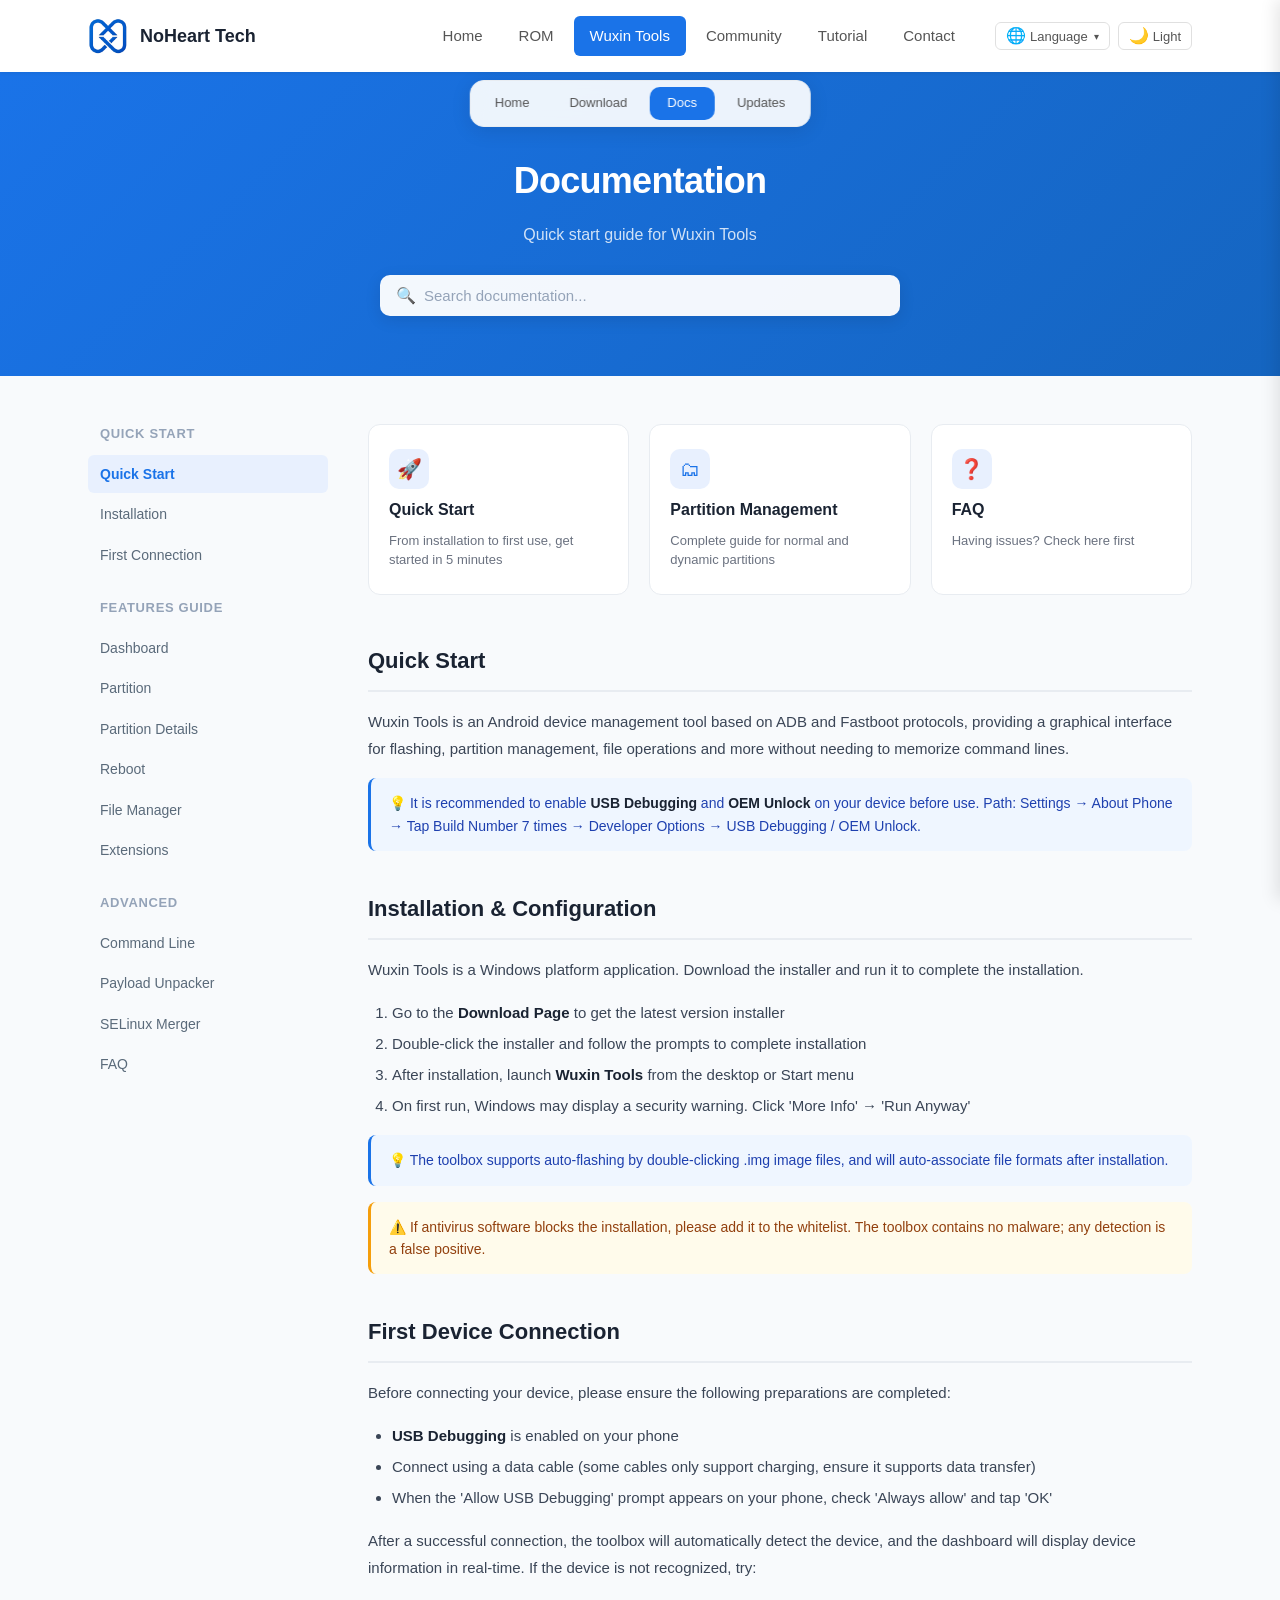
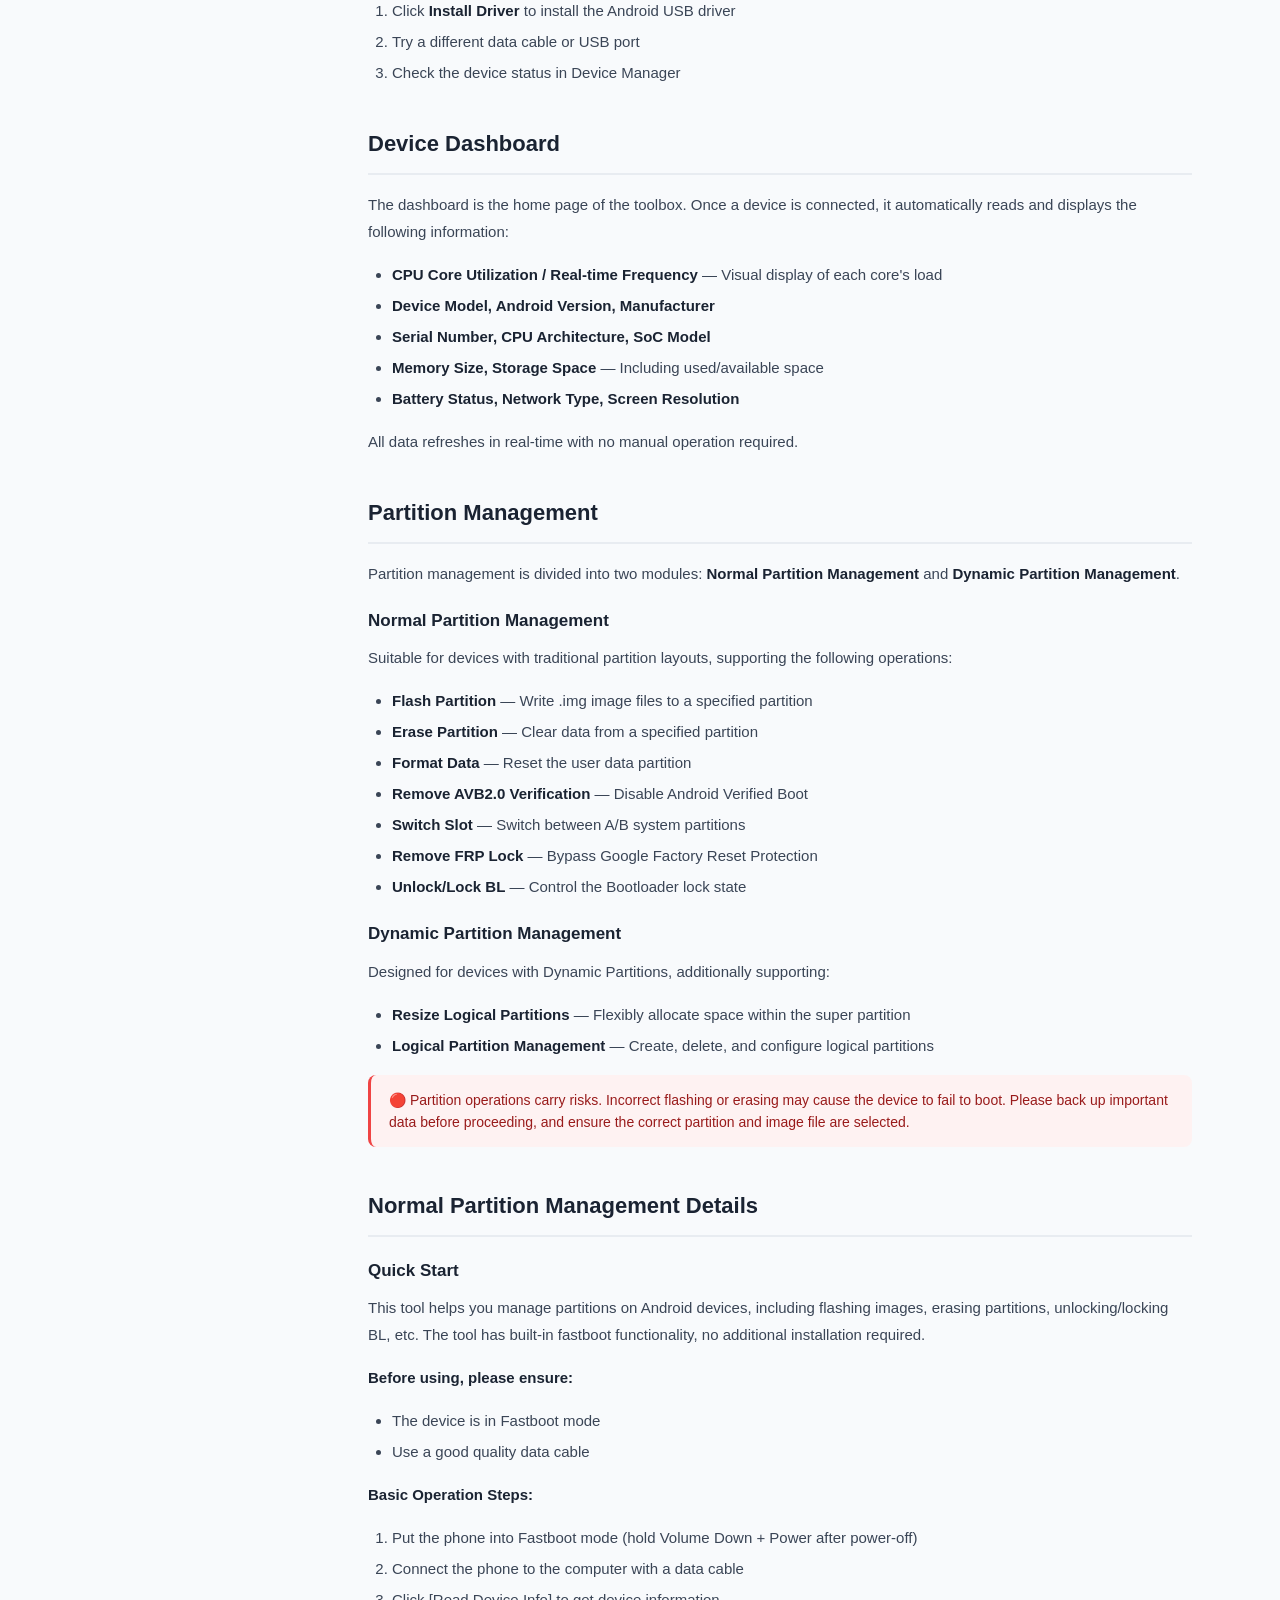
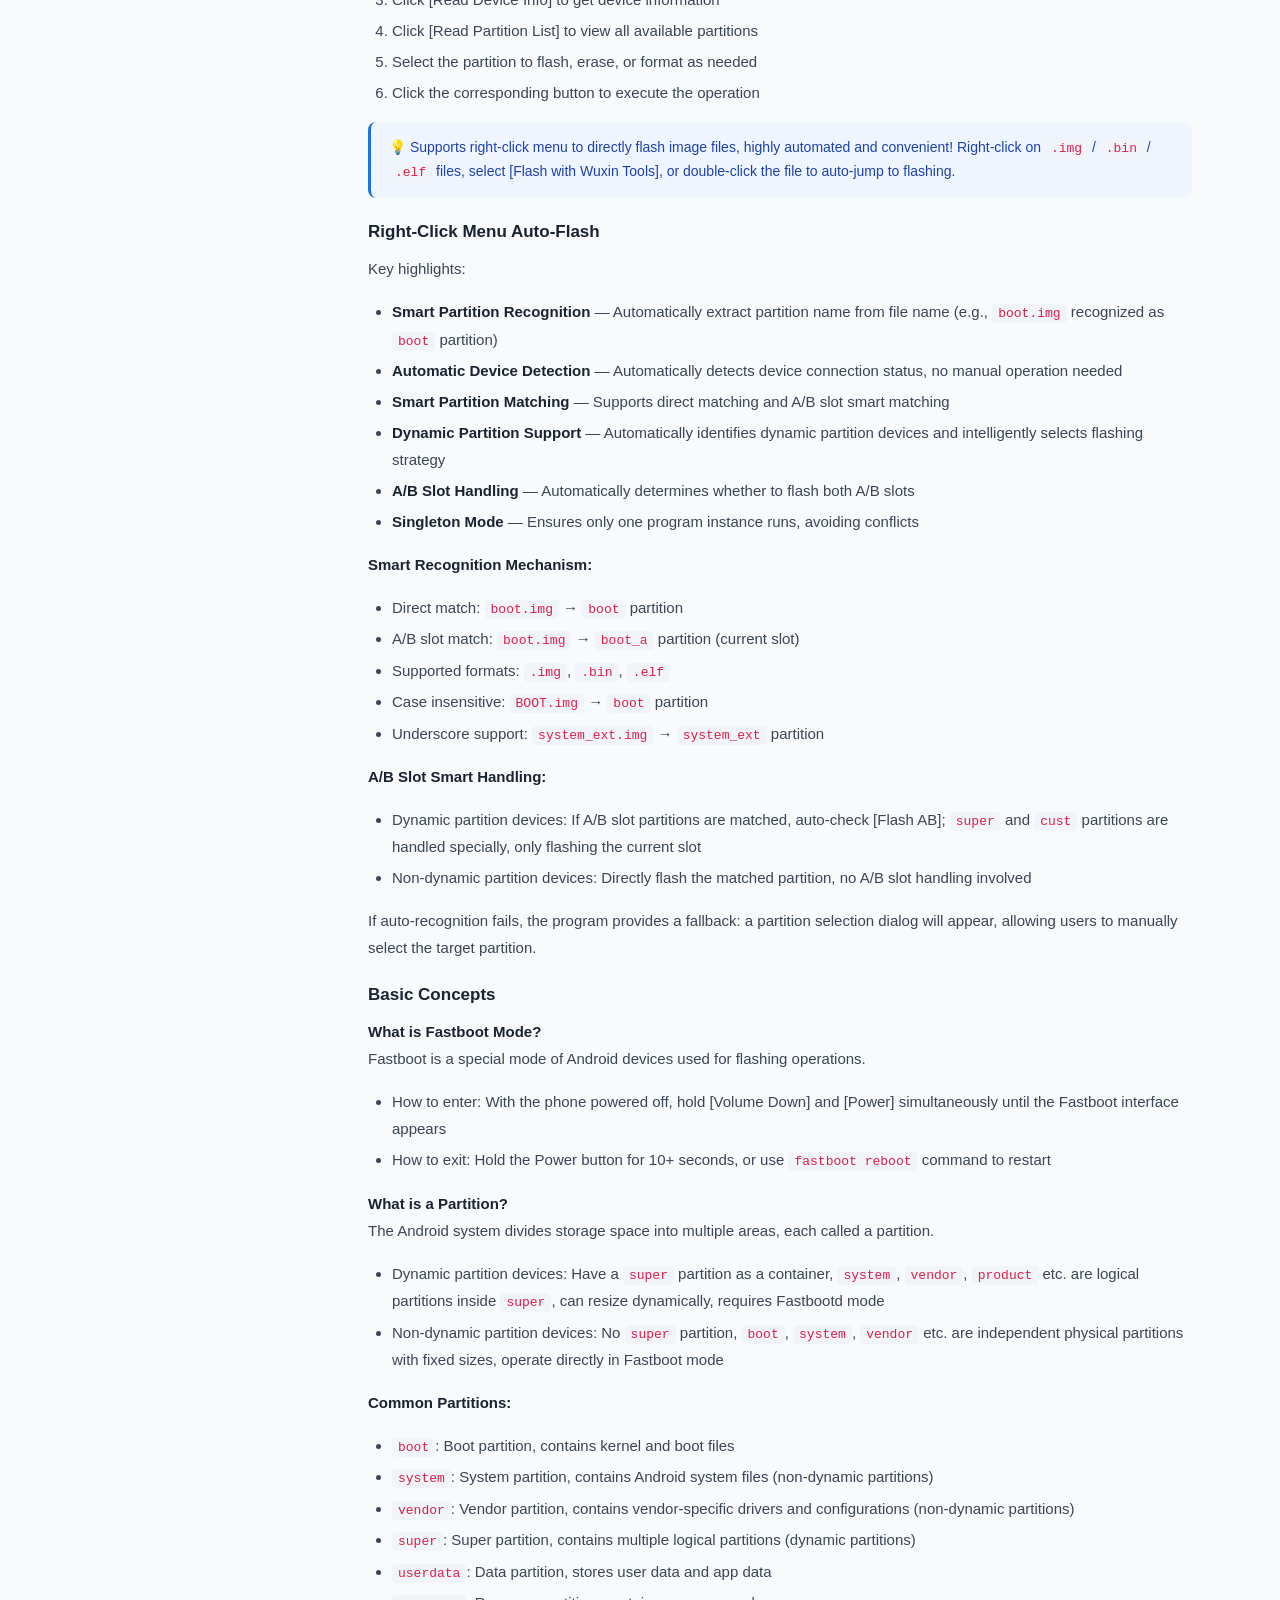
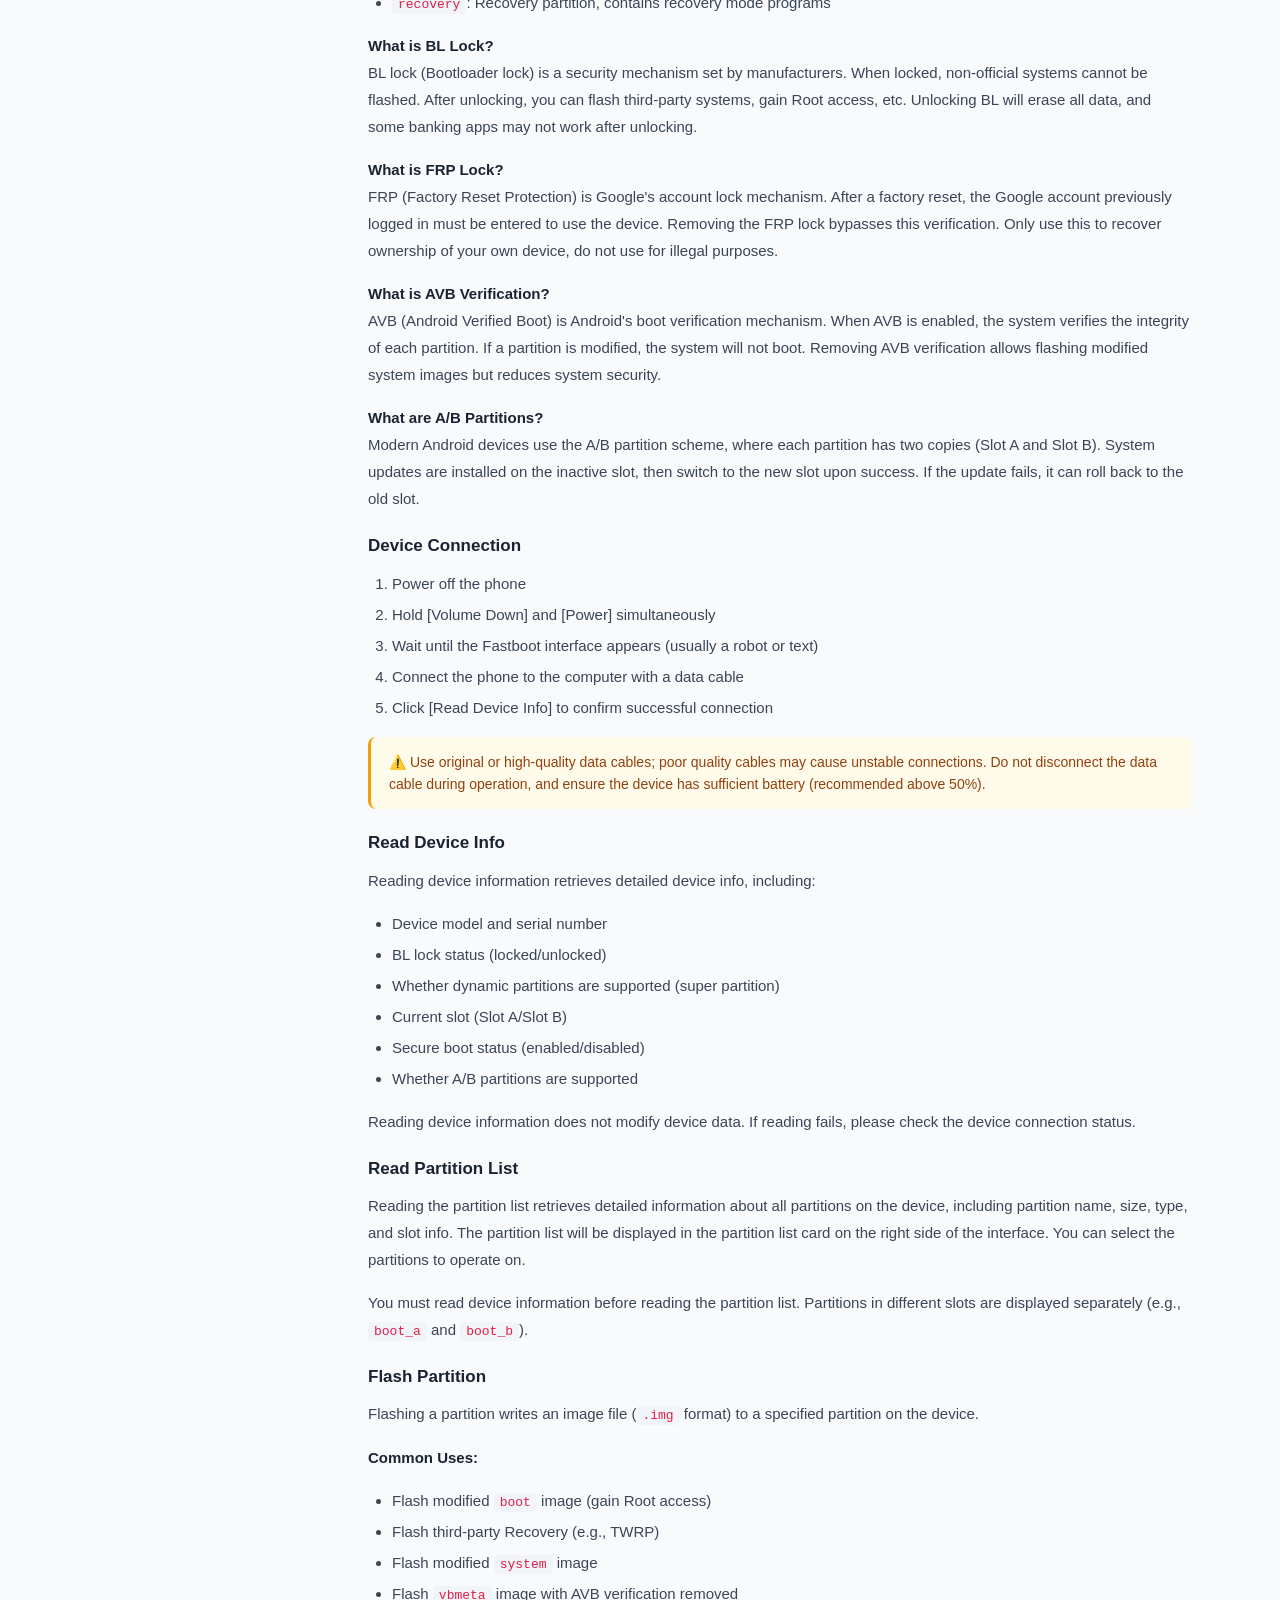
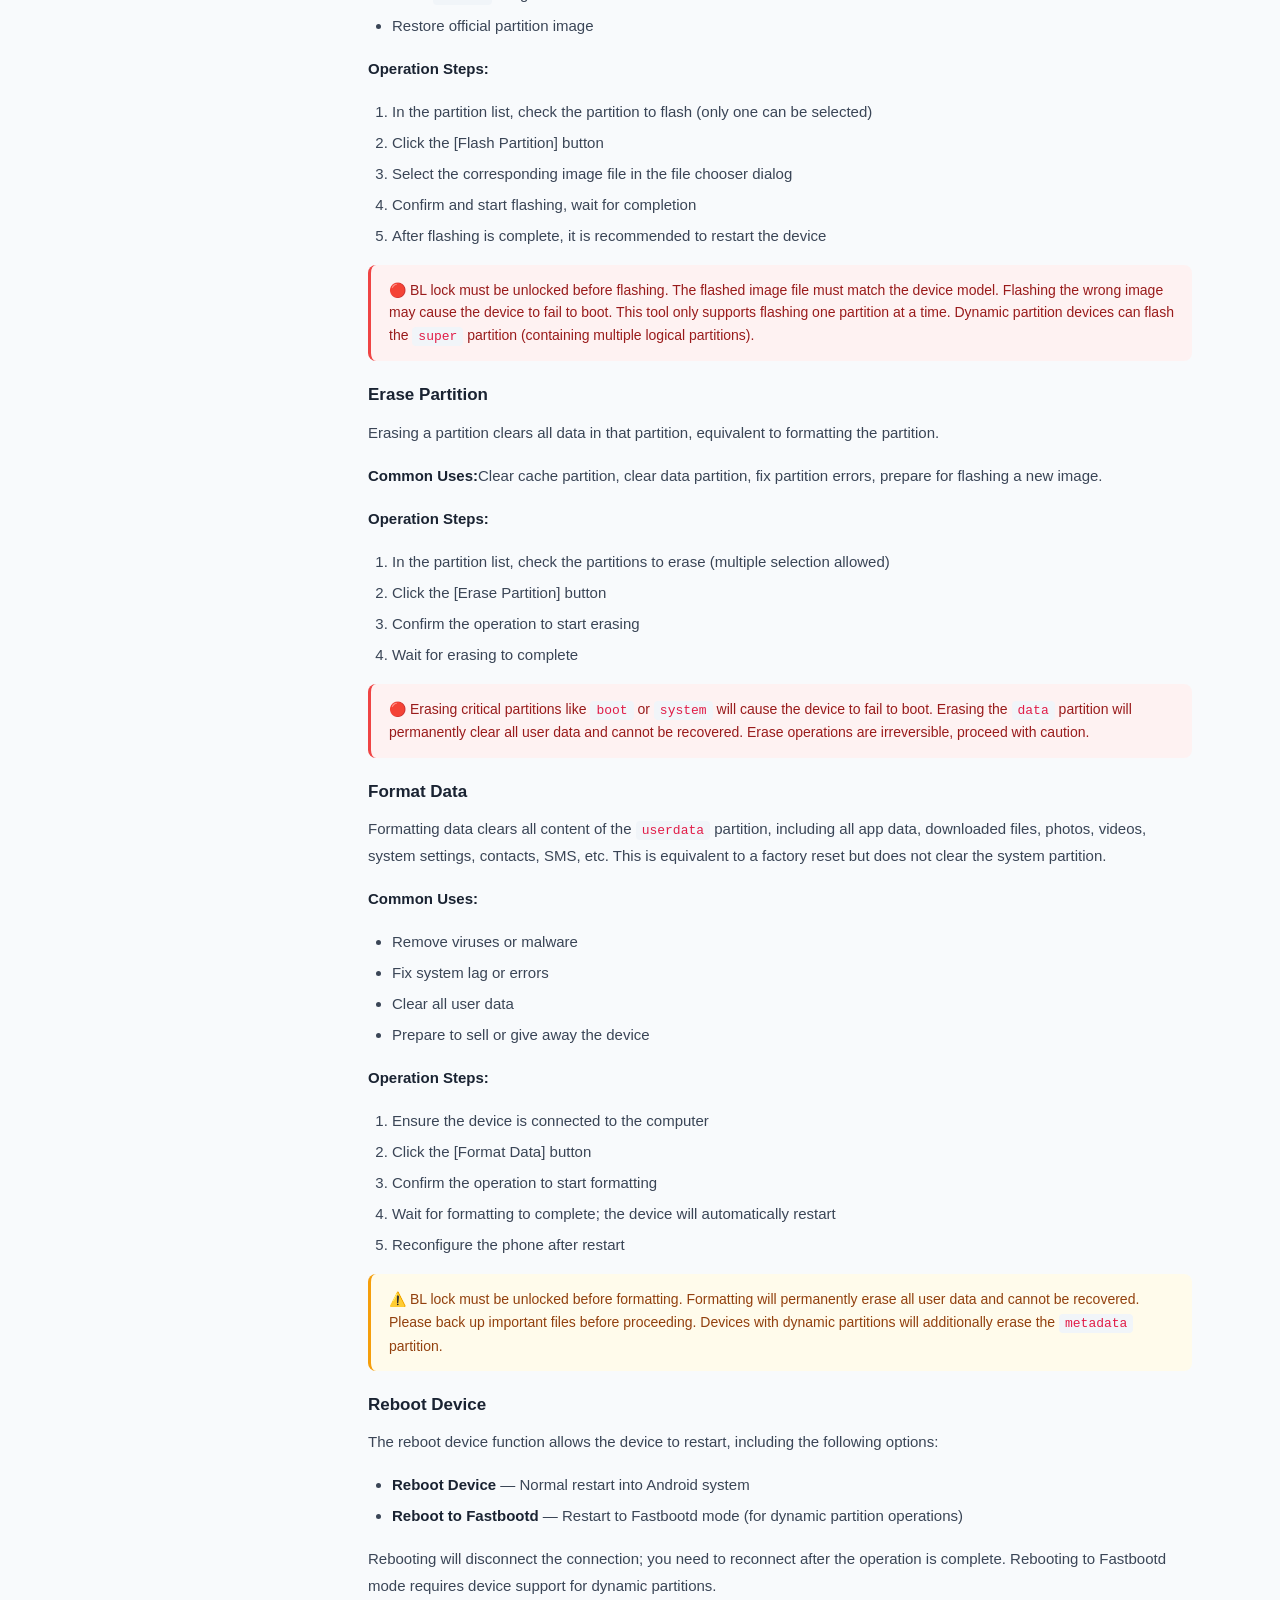
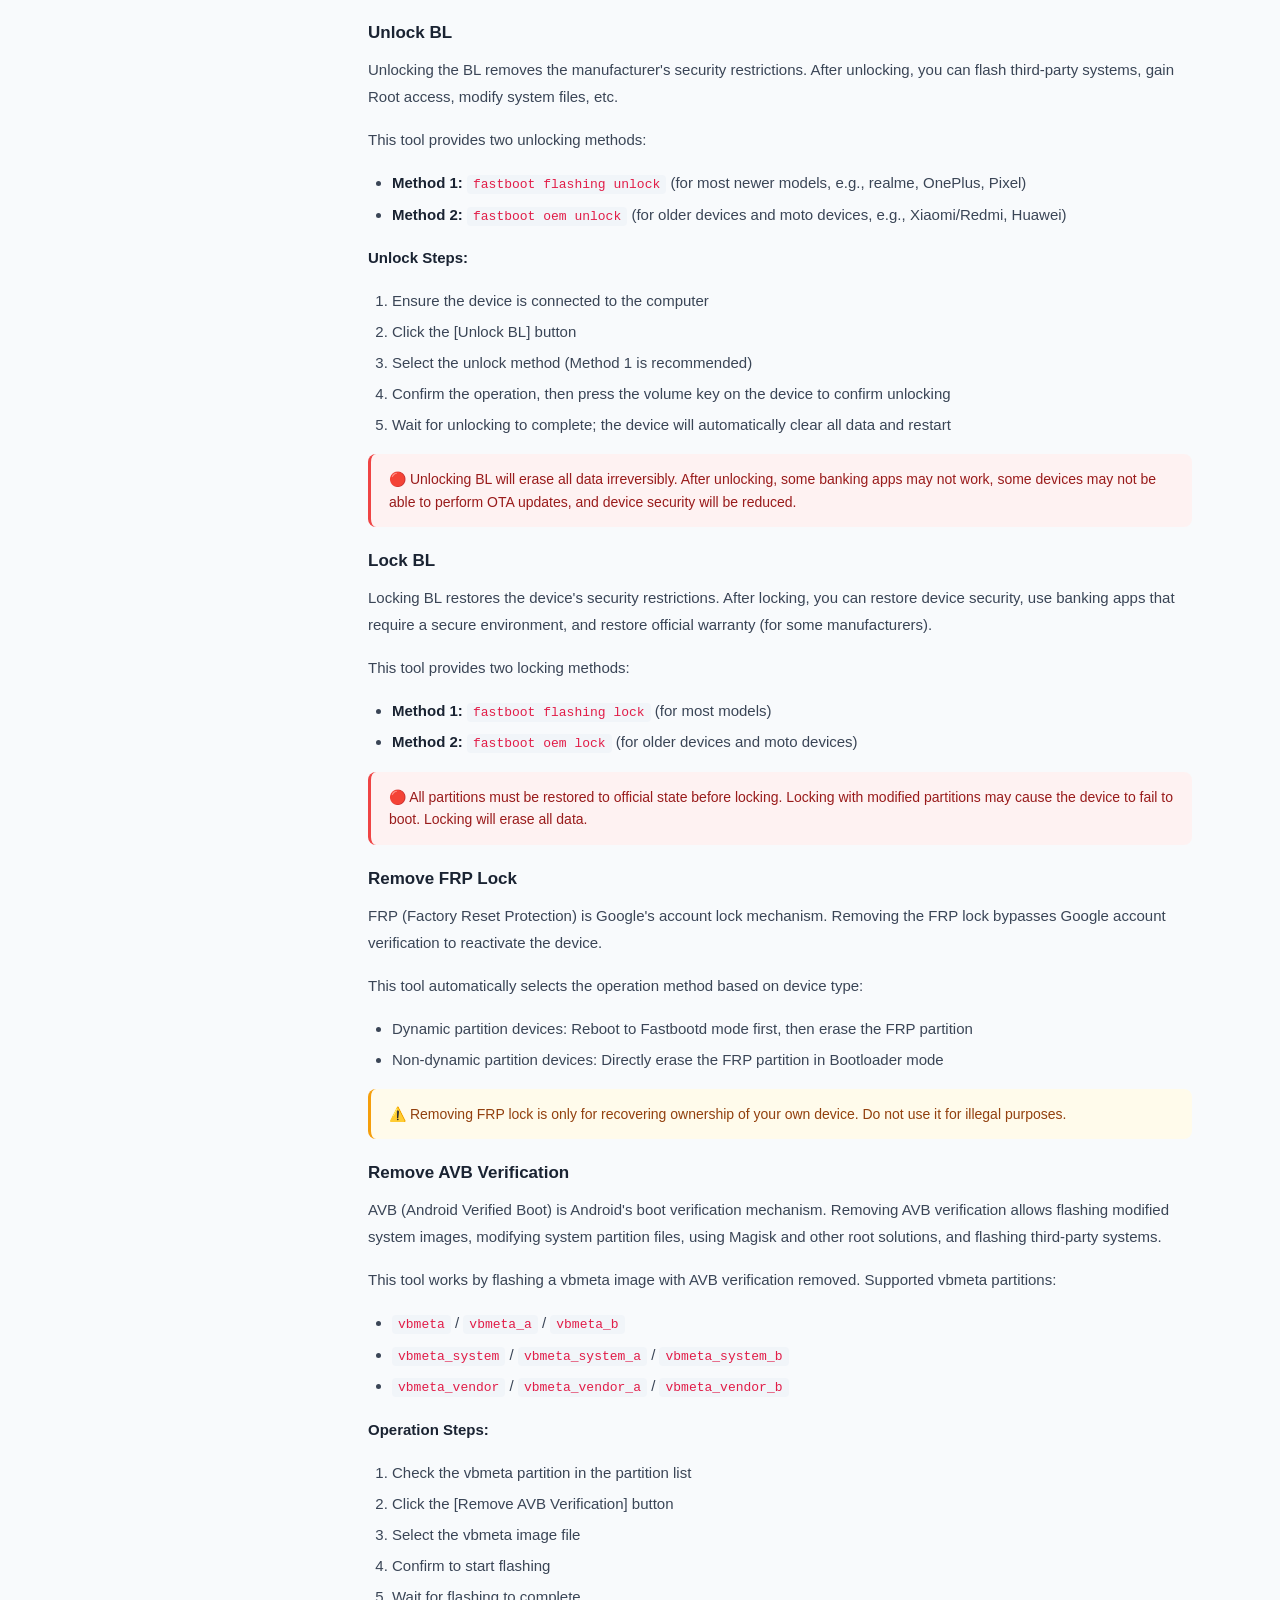
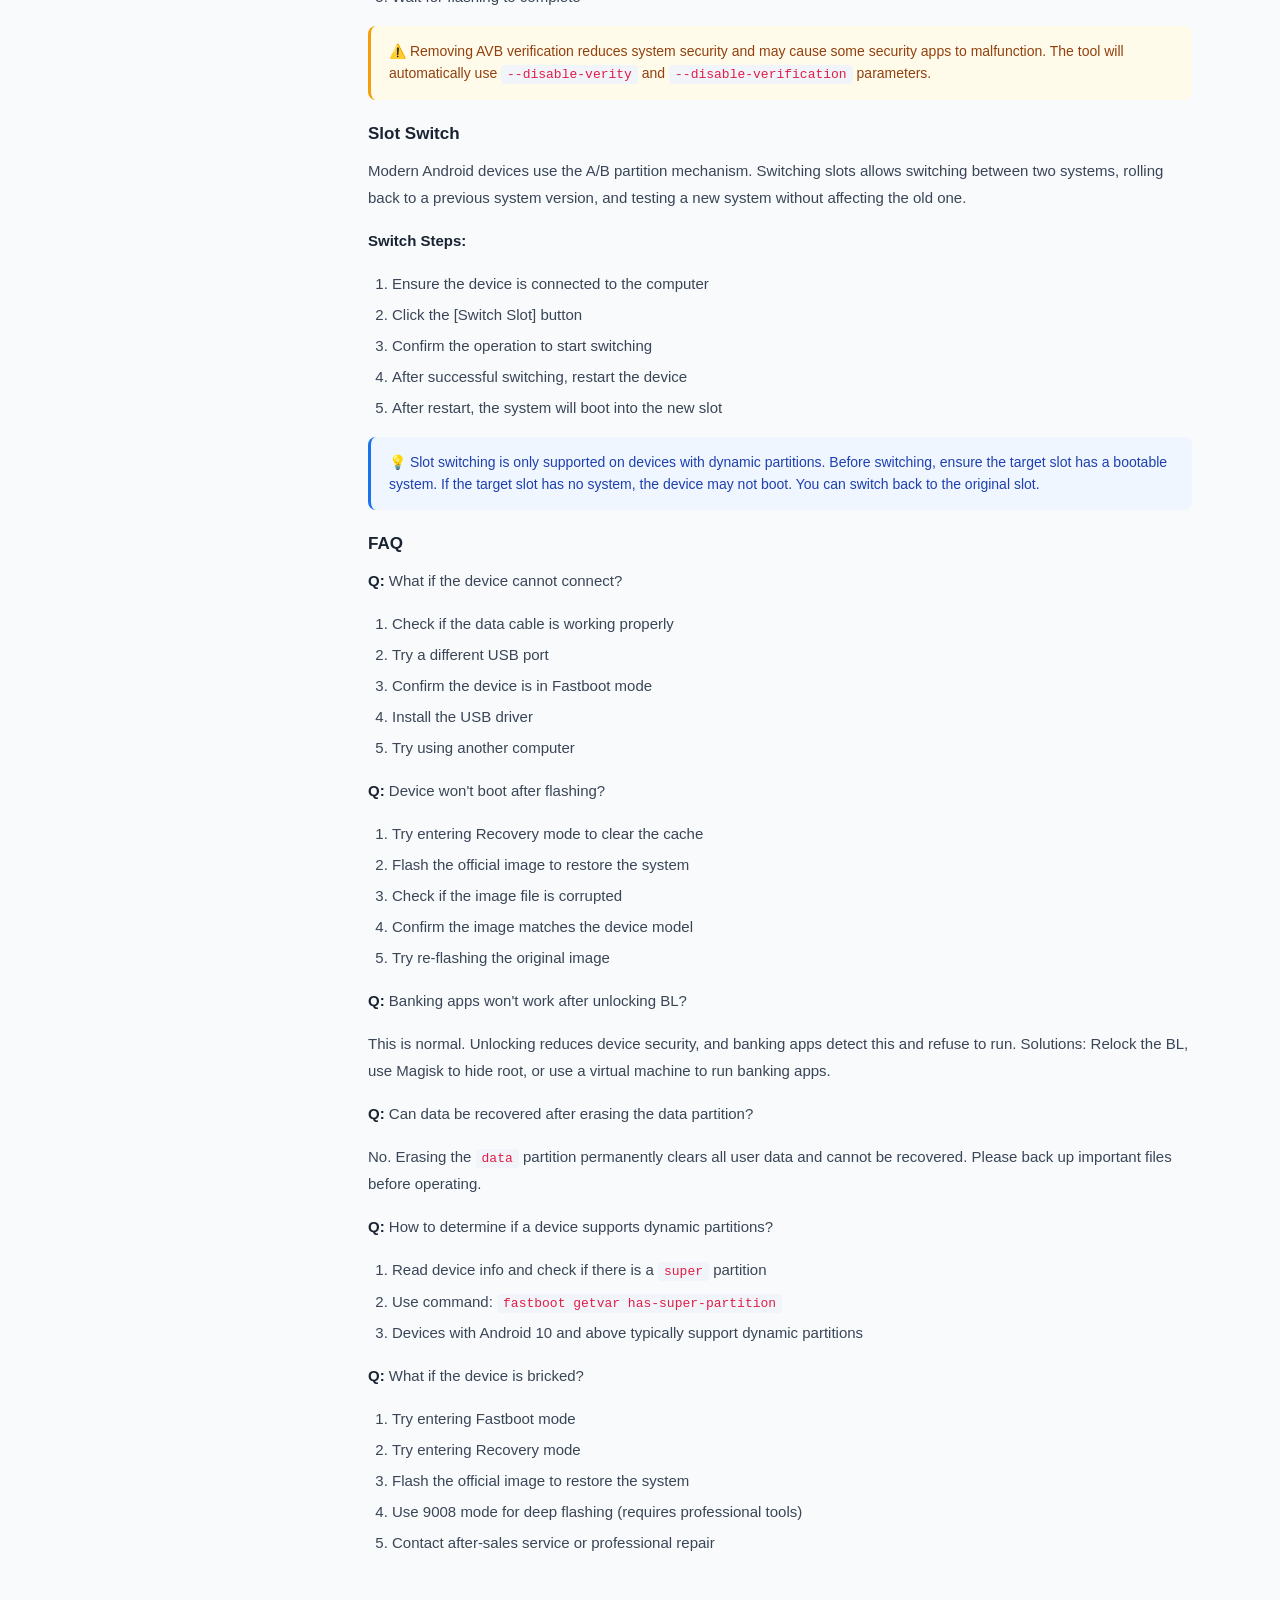
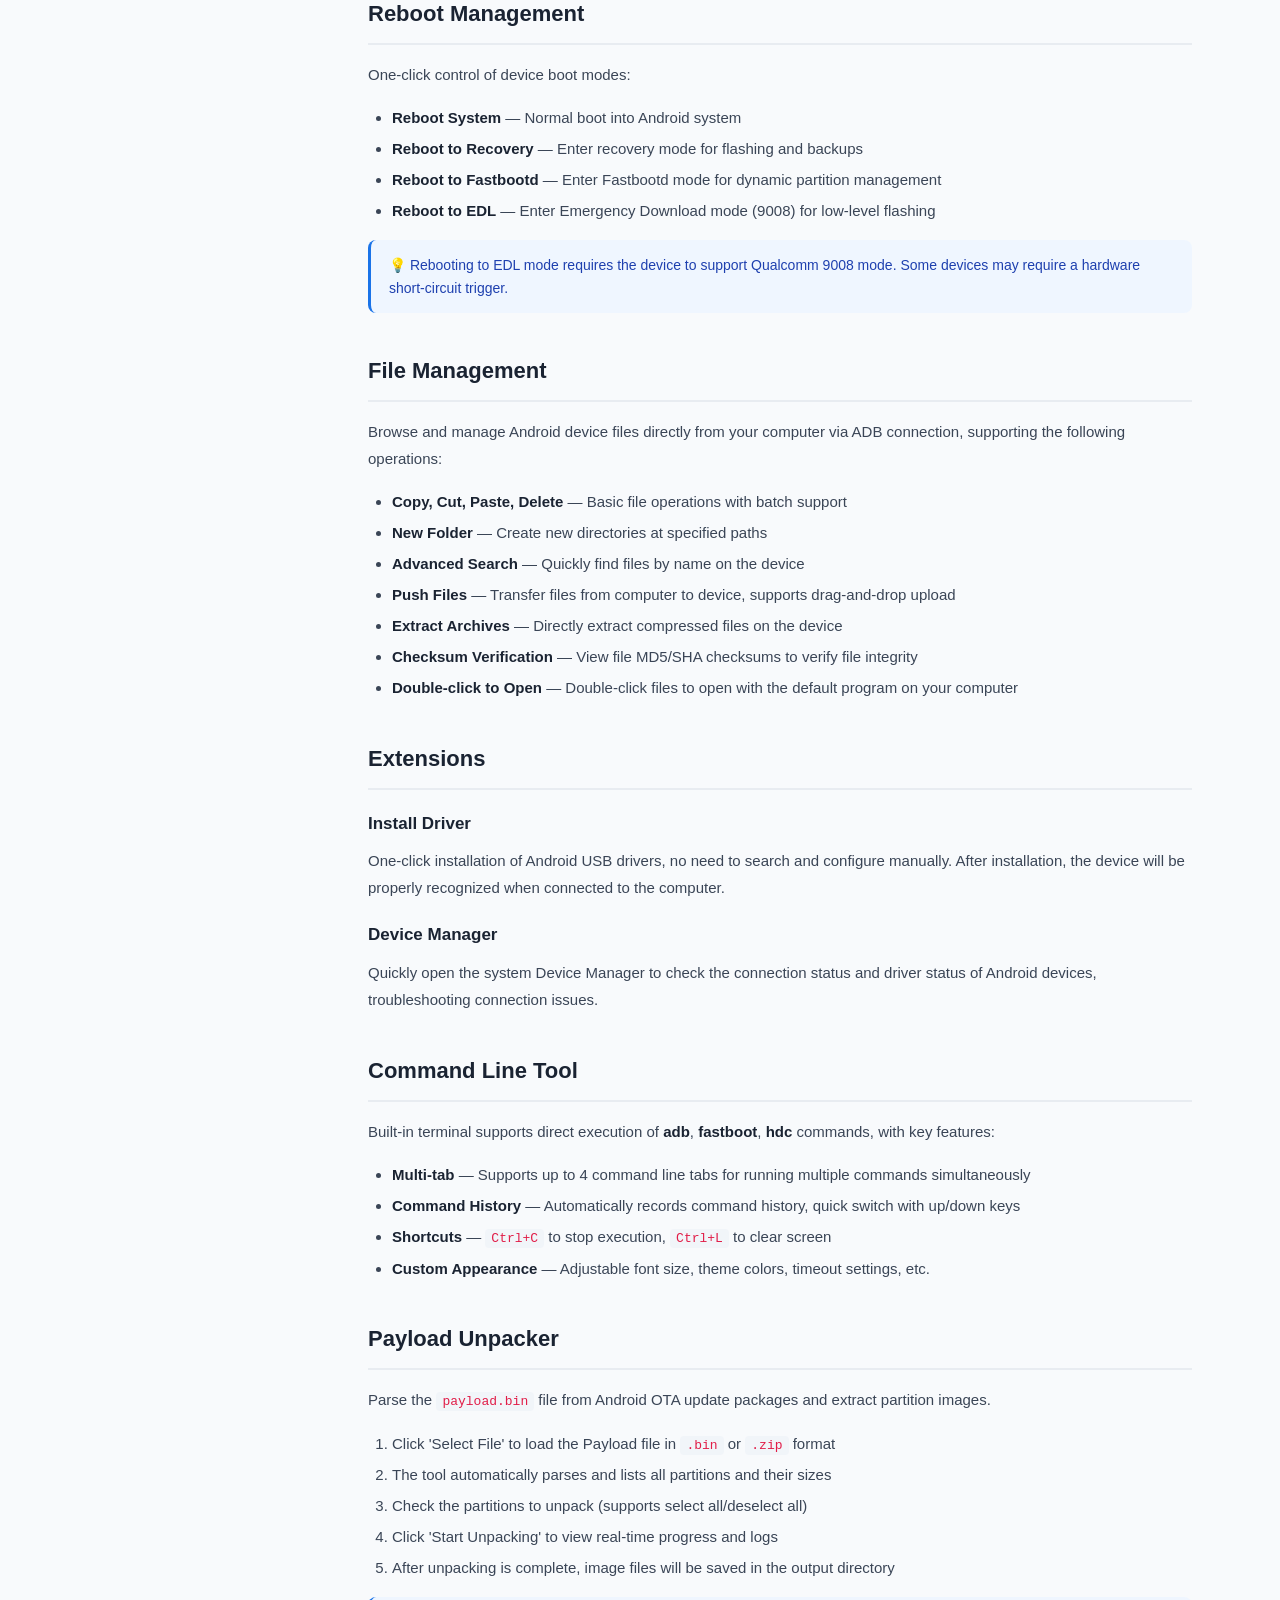
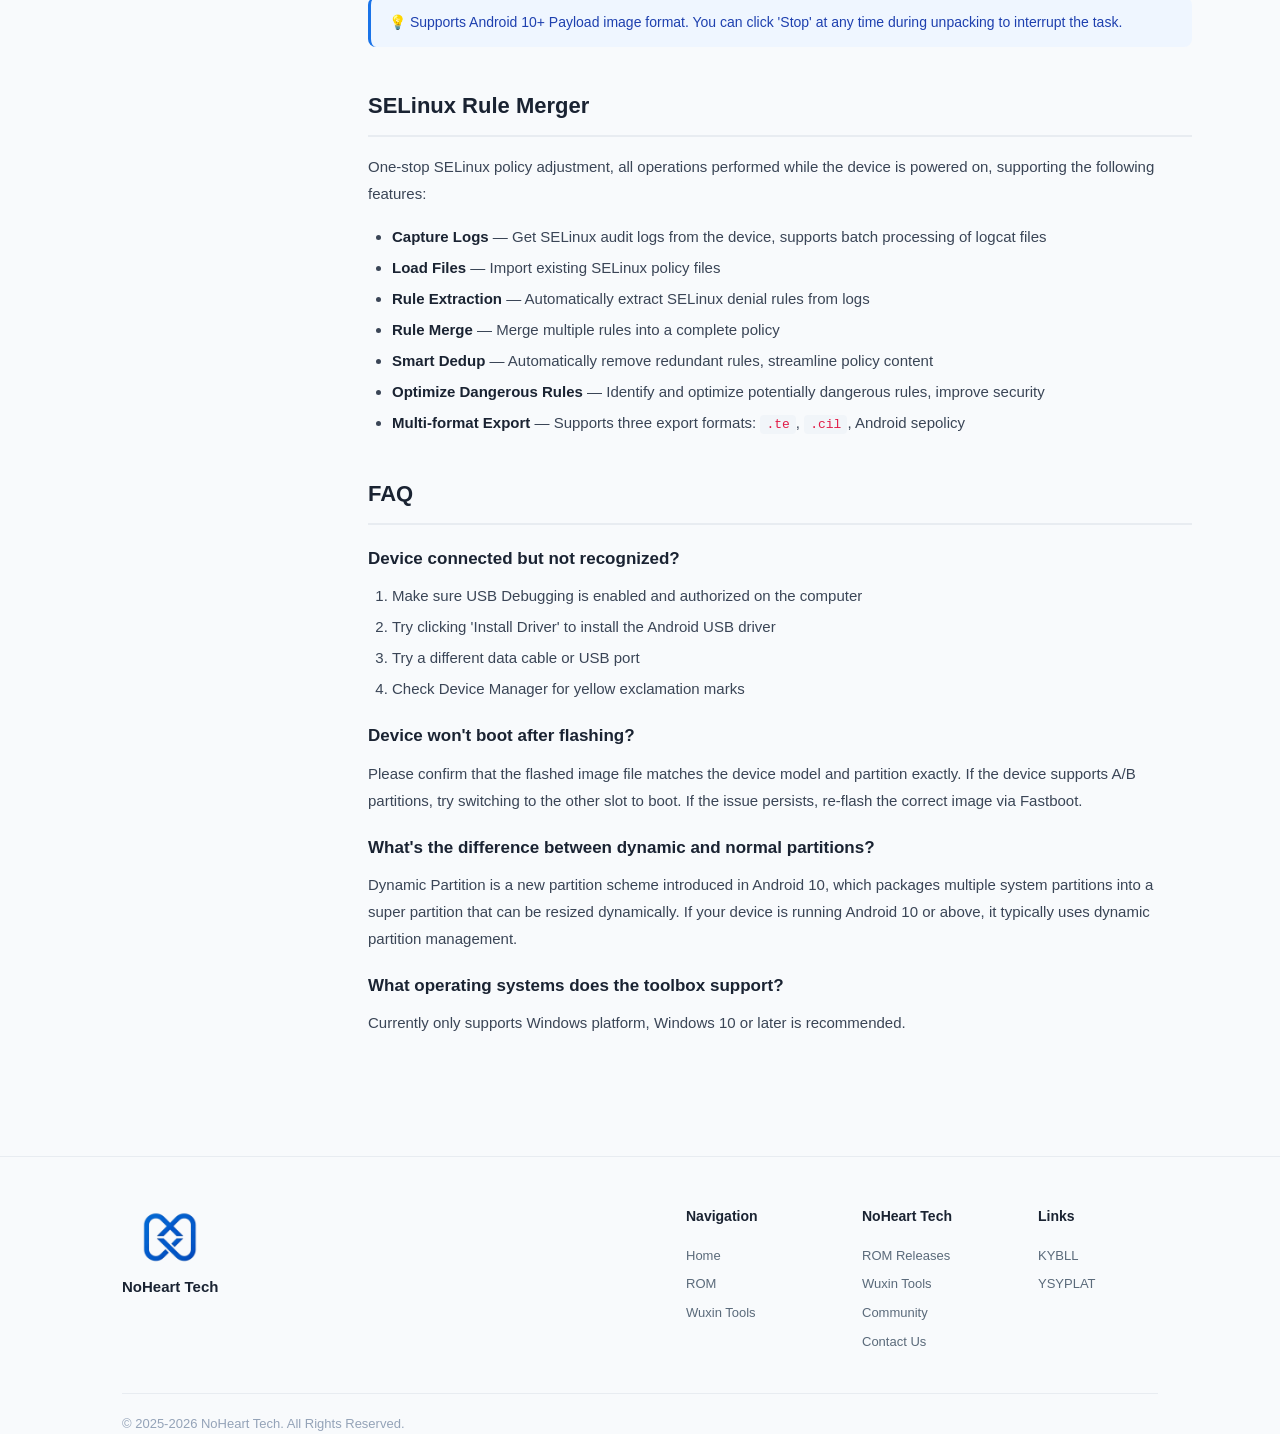
<file: tools/doc/index.html>
<!DOCTYPE html>
<html lang="zh-CN">
<head>
    <meta charset="UTF-8">
    <meta name="viewport" content="width=device-width, initial-scale=1.0">
    <link rel="icon" href="../../favicon.ico">
    <title data-en="Documentation | Wuxin Tools">使用文档 | 无心工具箱</title>
    <link rel="stylesheet" href="../../static/css/style.css">
    <link rel="stylesheet" href="../../static/css/header.css">
    <link rel="stylesheet" href="../../static/css/doc.css">
    <link rel="stylesheet" href="../../static/css/footer.css">
    <link rel="stylesheet" href="../../static/css/animations.css">
</head>
<body>
    <header class="header">
        <div class="header-container">
            <div class="logo-section">
                <img src="../../favicon.ico" alt="没有心科技" class="logo-icon">
                <a href="../../index.html" class="logo-text" data-en="NoHeart Tech">没有心科技</a>
            </div>
            <div class="menu-section">
                <nav class="main-menu">
                    <a href="../../index.html" class="menu-item" data-en="Home">首页</a>
                    <a href="../../rom/index.html" class="menu-item" data-en="ROM">ROM发布</a>
                    <a href="../index.html" class="menu-item active" data-en="Wuxin Tools">无心工具箱</a>
                    <a href="#" class="menu-item" data-en="Community">社区论坛</a>
                    <a href="../../docs/index.html" class="menu-item" data-en="Tutorial">教程文档</a>
                    <a href="../../contact.html" class="menu-item" data-en="Contact">联系我们</a>
                </nav>
                <div class="custom-functions">
                    <button id="theme-toggle" class="theme-toggle btn-press" aria-label="切换主题">
                        <span class="theme-icon">🌙</span>
                        <span class="theme-text" data-en="Light">主题</span>
                    </button>
                    <button id="hamburger-btn" class="hamburger-btn btn-press" aria-label="打开菜单">
                        <span class="hamburger-line"></span>
                        <span class="hamburger-line"></span>
                        <span class="hamburger-line"></span>
                    </button>
                </div>
            </div>
        </div>
    </header>

    <!-- 移动端侧滑菜单 -->
    <div id="menu-overlay" class="menu-overlay"></div>
    <nav id="mobile-menu" class="mobile-menu">
        <div class="mobile-menu-header">
            <span class="mobile-menu-title" data-en="Menu">菜单</span>
            <button id="mobile-menu-close" class="mobile-menu-close btn-press" aria-label="关闭菜单">&times;</button>
        </div>
        <a href="../../index.html" class="mobile-menu-item" data-en="Home">首页</a>
        <a href="../../rom/index.html" class="mobile-menu-item" data-en="ROM">ROM发布</a>
        <a href="../index.html" class="mobile-menu-item active" data-en="Wuxin Tools">无心工具箱</a>
        <a href="#" class="mobile-menu-item" data-en="Community">社区论坛</a>
        <a href="../../docs/index.html" class="mobile-menu-item" data-en="Tutorial">教程文档</a>
        <a href="../../contact.html" class="mobile-menu-item" data-en="Contact">联系我们</a>
        <span class="mobile-menu-sub-label" data-en="Tools">工具</span>
        <a href="../tools/index.html" class="mobile-menu-sub-item" data-en="Home">首页</a>
        <a href="../tools/download.html" class="mobile-menu-sub-item" data-en="Download">下载中心</a>
        <a href="../tools/doc/index.html" class="mobile-menu-sub-item active" data-en="Docs">使用文档</a>
        <a href="../tools/update.html" class="mobile-menu-sub-item" data-en="Updates">更新日志</a>
        <div class="mobile-menu-divider"></div>
        <button id="mobile-theme-toggle" class="mobile-theme-toggle btn-press">
            <span class="theme-icon">🌙</span>
            <span class="theme-text" data-en="Light">切换主题</span>
        </button>
    </nav>

    <!-- 无心工具箱子导航 -->
    <nav class="sub-nav">
        <div class="sub-nav-inner">
            <a href="../../tools/index.html" class="sub-nav-item" data-en="Home">首页</a>
            <a href="../../tools/download.html" class="sub-nav-item" data-en="Download">下载中心</a>
            <a href="../../tools/doc/index.html" class="sub-nav-item active" data-en="Docs">使用文档</a>
            <a href="../../tools/update.html" class="sub-nav-item" data-en="Updates">更新日志</a>
        </div>
    </nav>

    <main class="doc-page">
        <!-- 文档头部 -->
        <section class="doc-hero">
            <h1 class="doc-hero-title" data-en="Documentation">使用文档</h1>
            <p class="doc-hero-subtitle" data-en="Quick start guide for Wuxin Tools">快速上手无心工具箱，掌握每一项功能</p>
            <div class="doc-search-wrap">
                <span class="doc-search-icon">🔍</span>
                <input type="text" class="doc-search" placeholder="搜索文档..." id="doc-search-input" data-en="Search documentation...">
            </div>
        </section>

        <!-- 文档主体 -->
        <div class="doc-main">
            <!-- 侧边导航 -->
            <aside class="doc-sidebar">
                <div class="doc-nav-group">
                    <div class="doc-nav-group-title" data-en="Quick Start">快速开始</div>
                    <ul class="doc-nav-list">
                        <li><a href="#quick-start" class="doc-nav-link active" data-en="Quick Start">快速入门</a></li>
                        <li><a href="#install" class="doc-nav-link" data-en="Installation">安装与配置</a></li>
                        <li><a href="#first-connect" class="doc-nav-link" data-en="First Connection">首次连接设备</a></li>
                    </ul>
                </div>
                <div class="doc-nav-group">
                    <div class="doc-nav-group-title" data-en="Features Guide">功能指南</div>
                    <ul class="doc-nav-list">
                        <li><a href="#dashboard" class="doc-nav-link" data-en="Dashboard">设备仪表盘</a></li>
                        <li><a href="#partition" class="doc-nav-link" data-en="Partition">分区管理</a></li>
                        <li><a href="#partition-normal" class="doc-nav-link" data-en="Partition Details">普通分区管理详解</a></li>
                        <li><a href="#reboot" class="doc-nav-link" data-en="Reboot">重启管理</a></li>
                        <li><a href="#filemanager" class="doc-nav-link" data-en="File Manager">文件管理</a></li>
                        <li><a href="#extensions" class="doc-nav-link" data-en="Extensions">功能扩展</a></li>
                    </ul>
                </div>
                <div class="doc-nav-group">
                    <div class="doc-nav-group-title" data-en="Advanced">进阶</div>
                    <ul class="doc-nav-list">
                        <li><a href="#cmd" class="doc-nav-link" data-en="Command Line">命令行工具</a></li>
                        <li><a href="#payload" class="doc-nav-link" data-en="Payload Unpacker">Payload解包</a></li>
                        <li><a href="#selinux" class="doc-nav-link" data-en="SELinux Merger">SELinux规则合并</a></li>
                        <li><a href="#faq" class="doc-nav-link" data-en="FAQ">常见问题</a></li>
                    </ul>
                </div>
            </aside>

            <!-- 文档内容 -->
            <div class="doc-content">
                <!-- 快速入口 -->
                <div class="doc-quick-grid">
                    <a href="#quick-start" class="doc-quick-card">
                        <div class="doc-quick-icon">🚀</div>
                        <h3 data-en="Quick Start">快速入门</h3>
                        <p data-en="From installation to first use, get started in 5 minutes">从安装到首次使用，5分钟上手</p>
                    </a>
                    <a href="#partition" class="doc-quick-card">
                        <div class="doc-quick-icon">🗂</div>
                        <h3 data-en="Partition Management">分区管理</h3>
                        <p data-en="Complete guide for normal and dynamic partitions">普通分区与动态分区的完整操作指南</p>
                    </a>
                    <a href="#faq" class="doc-quick-card">
                        <div class="doc-quick-icon">❓</div>
                        <h3 data-en="FAQ">常见问题</h3>
                        <p data-en="Having issues? Check here first">遇到问题？先看看这里有没有答案</p>
                    </a>
                </div>

                <!-- 快速入门 -->
                <div class="doc-section anim anim-fade-up" id="quick-start">
                    <h2 class="doc-section-title" data-en="Quick Start">快速入门<a href="#quick-start" class="doc-anchor">#</a></h2>
                    <p data-en="Wuxin Tools is an Android device management tool based on ADB and Fastboot protocols, providing a graphical interface for flashing, partition management, file operations and more without needing to memorize command lines.">无心工具箱是一款基于 ADB 和 Fastboot 协议的 Android 设备管理工具，提供图形化界面，无需记忆命令行即可完成刷机、分区管理、文件操作等任务。</p>
                    <div class="doc-tip doc-tip-info">
                        💡 <span data-en="It is recommended to enable <strong>USB Debugging</strong> and <strong>OEM Unlock</strong> on your device before use. Path: Settings → About Phone → Tap Build Number 7 times → Developer Options → USB Debugging / OEM Unlock.">建议在使用前开启设备的 <strong>USB调试</strong> 和 <strong>OEM解锁</strong> 选项，路径为：设置 → 关于手机 → 连续点击版本号7次 → 开发者选项 → USB调试 / OEM解锁。</span>
                    </div>
                </div>

                <!-- 安装与配置 -->
                <div class="doc-section anim anim-fade-up" id="install">
                    <h2 class="doc-section-title" data-en="Installation & Configuration">安装与配置<a href="#install" class="doc-anchor">#</a></h2>
                    <p data-en="Wuxin Tools is a Windows platform application. Download the installer and run it to complete the installation.">无心工具箱为 Windows 平台应用，下载安装程序后运行即可完成安装。</p>
                    <ol>
                        <li data-en="Go to the <strong>Download Page</strong> to get the latest version installer">前往 <strong>下载页面</strong> 获取最新版本安装程序</li>
                        <li data-en="Double-click the installer and follow the prompts to complete installation">双击运行安装程序，按提示完成安装</li>
                        <li data-en="After installation, launch <strong>Wuxin Tools</strong> from the desktop or Start menu">安装完成后，从桌面或开始菜单启动 <strong>无心工具箱</strong></li>
                        <li data-en="On first run, Windows may display a security warning. Click 'More Info' → 'Run Anyway'">首次运行时，Windows 可能弹出安全提示，点击"更多信息"→"仍要运行"</li>
                    </ol>
                    <div class="doc-tip doc-tip-info">
                        💡 <span data-en="The toolbox supports auto-flashing by double-clicking .img image files, and will auto-associate file formats after installation.">工具箱支持双击 .img 镜像文件自动刷入，安装后会自动关联文件格式。</span>
                    </div>
                    <div class="doc-tip doc-tip-warn">
                        ⚠️ <span data-en="If antivirus software blocks the installation, please add it to the whitelist. The toolbox contains no malware; any detection is a false positive.">安装时如遇杀毒软件拦截，请添加信任。工具箱不含任何恶意代码，拦截为误报。</span>
                    </div>
                </div>

                <!-- 首次连接设备 -->
                <div class="doc-section anim anim-fade-up" id="first-connect">
                    <h2 class="doc-section-title" data-en="First Device Connection">首次连接设备<a href="#first-connect" class="doc-anchor">#</a></h2>
                    <p data-en="Before connecting your device, please ensure the following preparations are completed:">连接设备前，请确保已完成以下准备工作：</p>
                    <ul>
                        <li data-en="<strong>USB Debugging</strong> is enabled on your phone">手机已开启 <strong>USB调试</strong></li>
                        <li data-en="Connect using a data cable (some cables only support charging, ensure it supports data transfer)">使用数据线连接电脑（部分线缆仅支持充电，请确认支持数据传输）</li>
                        <li data-en="When the 'Allow USB Debugging' prompt appears on your phone, check 'Always allow' and tap 'OK'">手机弹出"允许USB调试"提示时，勾选"始终允许"并点击"确定"</li>
                    </ul>
                    <p data-en="After a successful connection, the toolbox will automatically detect the device, and the dashboard will display device information in real-time. If the device is not recognized, try:">连接成功后，工具箱将自动检测设备，仪表盘页面会实时显示设备信息。若设备未识别，可尝试：</p>
                    <ol>
                        <li data-en="Click <strong>Install Driver</strong> to install the Android USB driver">点击 <strong>安装驱动</strong> 安装 Android USB 驱动</li>
                        <li data-en="Try a different data cable or USB port">更换数据线或USB接口</li>
                        <li data-en="Check the device status in Device Manager">在设备管理器中检查设备状态</li>
                    </ol>
                </div>

                <!-- 设备仪表盘 -->
                <div class="doc-section anim anim-fade-up" id="dashboard">
                    <h2 class="doc-section-title" data-en="Device Dashboard">设备仪表盘<a href="#dashboard" class="doc-anchor">#</a></h2>
                    <p data-en="The dashboard is the home page of the toolbox. Once a device is connected, it automatically reads and displays the following information:">仪表盘是工具箱的首页，连接设备后自动读取并展示以下信息：</p>
                    <ul>
                        <li data-en="<strong>CPU Core Utilization / Real-time Frequency</strong> — Visual display of each core's load"><strong>CPU核心利用率 / 实时频率</strong> — 可视化展示各核心负载</li>
                        <li data-en="<strong>Device Model, Android Version, Manufacturer</strong>"><strong>设备型号、Android版本、厂商、制造商</strong></li>
                        <li data-en="<strong>Serial Number, CPU Architecture, SoC Model</strong>"><strong>序列号、CPU架构、SoC型号</strong></li>
                        <li data-en="<strong>Memory Size, Storage Space</strong> — Including used/available space"><strong>内存大小、存储空间</strong> — 含已用/可用空间</li>
                        <li data-en="<strong>Battery Status, Network Type, Screen Resolution</strong>"><strong>电池状态、网络类型、屏幕分辨率</strong></li>
                    </ul>
                    <p data-en="All data refreshes in real-time with no manual operation required.">所有数据实时刷新，无需手动操作。</p>
                </div>

                <!-- 分区管理 -->
                <div class="doc-section anim anim-fade-up" id="partition">
                    <h2 class="doc-section-title" data-en="Partition Management">分区管理<a href="#partition" class="doc-anchor">#</a></h2>
                    <p data-en="Partition management is divided into two modules: <strong>Normal Partition Management</strong> and <strong>Dynamic Partition Management</strong>.">分区管理分为 <strong>普通分区管理</strong> 和 <strong>动态分区管理</strong> 两个模块。</p>

                    <h3 style="font-size:17px;font-weight:600;color:#1a2332;margin:20px 0 10px;" data-en="Normal Partition Management">普通分区管理</h3>
                    <p data-en="Suitable for devices with traditional partition layouts, supporting the following operations:">适用于传统分区结构的设备，支持以下操作：</p>
                    <ul>
                        <li data-en="<strong>Flash Partition</strong> — Write .img image files to a specified partition"><strong>刷写分区</strong> — 将 .img 镜像文件写入指定分区</li>
                        <li data-en="<strong>Erase Partition</strong> — Clear data from a specified partition"><strong>擦除分区</strong> — 清除指定分区的数据</li>
                        <li data-en="<strong>Format Data</strong> — Reset the user data partition"><strong>格式化数据</strong> — 重置用户数据分区</li>
                        <li data-en="<strong>Remove AVB2.0 Verification</strong> — Disable Android Verified Boot"><strong>去除AVB2.0验证</strong> — 解除Android Verified Boot校验</li>
                        <li data-en="<strong>Switch Slot</strong> — Switch between A/B system partitions"><strong>切换槽位</strong> — 在A/B双系统分区间切换</li>
                        <li data-en="<strong>Remove FRP Lock</strong> — Bypass Google Factory Reset Protection"><strong>去除FRP锁</strong> — 绕过谷歌工厂重置保护</li>
                        <li data-en="<strong>Unlock/Lock BL</strong> — Control the Bootloader lock state"><strong>解锁/上锁BL</strong> — 控制Bootloader的锁定状态</li>
                    </ul>

                    <h3 style="font-size:17px;font-weight:600;color:#1a2332;margin:20px 0 10px;" data-en="Dynamic Partition Management">动态分区管理</h3>
                    <p data-en="Designed for devices with Dynamic Partitions, additionally supporting:">专为搭载动态分区（Dynamic Partition）的设备设计，在普通分区功能基础上额外支持：</p>
                    <ul>
                        <li data-en="<strong>Resize Logical Partitions</strong> — Flexibly allocate space within the super partition"><strong>调整逻辑分区大小</strong> — 灵活分配super分区内的空间</li>
                        <li data-en="<strong>Logical Partition Management</strong> — Create, delete, and configure logical partitions"><strong>逻辑分区管理</strong> — 创建、删除与配置逻辑分区</li>
                    </ul>

                    <div class="doc-tip doc-tip-danger">
                        🔴 <span data-en="Partition operations carry risks. Incorrect flashing or erasing may cause the device to fail to boot. Please back up important data before proceeding, and ensure the correct partition and image file are selected.">分区操作具有风险，错误的刷写或擦除可能导致设备无法启动。操作前请务必备份重要数据，并确认选择了正确的分区和镜像文件。</span>
                    </div>
                </div>

                <!-- 普通分区管理详解 -->
                <div class="doc-section anim anim-fade-up" id="partition-normal">
                    <h2 class="doc-section-title" data-en="Normal Partition Management Details">普通分区管理详解<a href="#partition-normal" class="doc-anchor">#</a></h2>

                    <h3 data-en="Quick Start">快速入门</h3>
                    <p data-en="This tool helps you manage partitions on Android devices, including flashing images, erasing partitions, unlocking/locking BL, etc. The tool has built-in fastboot functionality, no additional installation required.">本工具可以帮助您管理Android设备的分区，包括刷入镜像、擦除分区、解锁/上锁BL等功能。工具已内置fastboot功能，无需额外安装。</p>
                    <p><strong data-en="Before using, please ensure:">使用前请确保：</strong></p>
                    <ul>
                        <li data-en="The device is in Fastboot mode">设备已进入Fastboot模式</li>
                        <li data-en="Use a good quality data cable">使用质量好的数据连接</li>
                    </ul>
                    <p><strong data-en="Basic Operation Steps:">基本操作流程：</strong></p>
                    <ol>
                        <li data-en="Put the phone into Fastboot mode (hold Volume Down + Power after power-off)">将手机进入Fastboot模式（关机后按住音量减+电源键）</li>
                        <li data-en="Connect the phone to the computer with a data cable">用数据线连接手机和电脑</li>
                        <li data-en="Click [Read Device Info] to get device information">点击【读取设备信息】获取设备信息</li>
                        <li data-en="Click [Read Partition List] to view all available partitions">点击【读取分区列表】查看所有可用分区</li>
                        <li data-en="Select the partition to flash, erase, or format as needed">根据需要选择要刷入、擦除或格式化的分区</li>
                        <li data-en="Click the corresponding button to execute the operation">点击对应按钮执行操作</li>
                    </ol>

                    <div class="doc-tip doc-tip-info">
                        💡 <span data-en="Supports right-click menu to directly flash image files, highly automated and convenient! Right-click on <code>.img</code> / <code>.bin</code> / <code>.elf</code> files, select [Flash with Wuxin Tools], or double-click the file to auto-jump to flashing.">支持右键菜单直接刷入镜像文件，自动化程度高，操作更便捷！在 <code>.img</code> / <code>.bin</code> / <code>.elf</code> 文件上右键点击，选择【使用无心工具箱刷入】，或直接双击文件即可自动跳转刷入。</span>
                    </div>

                    <h3 data-en="Right-Click Menu Auto-Flash">右键菜单自动刷入</h3>
                    <p data-en="Key highlights:">核心亮点：</p>
                    <ul>
                        <li data-en="<strong>Smart Partition Recognition</strong> — Automatically extract partition name from file name (e.g., <code>boot.img</code> recognized as <code>boot</code> partition)"><strong>智能分区识别</strong> — 自动从文件名提取分区名（如 <code>boot.img</code> 识别为 <code>boot</code> 分区）</li>
                        <li data-en="<strong>Automatic Device Detection</strong> — Automatically detects device connection status, no manual operation needed"><strong>自动设备检测</strong> — 自动检测设备连接状态，无需手动操作</li>
                        <li data-en="<strong>Smart Partition Matching</strong> — Supports direct matching and A/B slot smart matching"><strong>智能分区匹配</strong> — 支持直接匹配和A/B槽位智能匹配</li>
                        <li data-en="<strong>Dynamic Partition Support</strong> — Automatically identifies dynamic partition devices and intelligently selects flashing strategy"><strong>动态分区支持</strong> — 自动识别动态分区设备，智能选择刷入策略</li>
                        <li data-en="<strong>A/B Slot Handling</strong> — Automatically determines whether to flash both A/B slots"><strong>A/B槽位处理</strong> — 自动判断是否需要刷入A/B两个槽位</li>
                        <li data-en="<strong>Singleton Mode</strong> — Ensures only one program instance runs, avoiding conflicts"><strong>单例模式</strong> — 确保只有一个程序实例运行，避免冲突</li>
                    </ul>
                    <p><strong data-en="Smart Recognition Mechanism:">智能识别机制：</strong></p>
                    <ul>
                        <li data-en="Direct match: <code>boot.img</code> → <code>boot</code> partition">直接匹配：<code>boot.img</code> → <code>boot</code> 分区</li>
                        <li data-en="A/B slot match: <code>boot.img</code> → <code>boot_a</code> partition (current slot)">A/B槽位匹配：<code>boot.img</code> → <code>boot_a</code> 分区（当前槽位）</li>
                        <li data-en="Supported formats: <code>.img</code>, <code>.bin</code>, <code>.elf</code>">支持格式：<code>.img</code>、<code>.bin</code>、<code>.elf</code></li>
                        <li data-en="Case insensitive: <code>BOOT.img</code> → <code>boot</code> partition">大小写不敏感：<code>BOOT.img</code> → <code>boot</code> 分区</li>
                        <li data-en="Underscore support: <code>system_ext.img</code> → <code>system_ext</code> partition">下划线支持：<code>system_ext.img</code> → <code>system_ext</code> 分区</li>
                    </ul>
                    <p><strong data-en="A/B Slot Smart Handling:">A/B槽位智能处理：</strong></p>
                    <ul>
                        <li data-en="Dynamic partition devices: If A/B slot partitions are matched, auto-check [Flash AB]; <code>super</code> and <code>cust</code> partitions are handled specially, only flashing the current slot">动态分区设备：如果匹配到A/B槽位分区，自动勾选【刷入AB】；<code>super</code> 和 <code>cust</code> 分区特殊处理，只刷入当前槽位</li>
                        <li data-en="Non-dynamic partition devices: Directly flash the matched partition, no A/B slot handling involved">非动态分区设备：直接刷入匹配的分区，不涉及A/B槽位处理</li>
                    </ul>
                    <p data-en="If auto-recognition fails, the program provides a fallback: a partition selection dialog will appear, allowing users to manually select the target partition.">如果自动识别失败，程序会提供回退方案：显示分区选择对话框，用户可以手动选择目标分区。</p>

                    <h3 data-en="Basic Concepts">基础概念</h3>
                    <p><strong data-en="What is Fastboot Mode?">什么是Fastboot模式？</strong><br><span data-en="Fastboot is a special mode of Android devices used for flashing operations.">Fastboot是Android设备的特殊模式，用于刷机操作。</span></p>
                    <ul>
                        <li data-en="How to enter: With the phone powered off, hold [Volume Down] and [Power] simultaneously until the Fastboot interface appears">进入方法：手机关机后，同时按住【音量减键】和【电源键】不放，直到进入Fastboot界面</li>
                        <li data-en="How to exit: Hold the Power button for 10+ seconds, or use <code>fastboot reboot</code> command to restart">退出方法：按住电源键10秒以上，或使用 <code>fastboot reboot</code> 命令重启</li>
                    </ul>
                    <p><strong data-en="What is a Partition?">什么是分区？</strong><br><span data-en="The Android system divides storage space into multiple areas, each called a partition.">Android系统将存储空间划分为多个区域，每个区域称为分区。</span></p>
                    <ul>
                        <li data-en="Dynamic partition devices: Have a <code>super</code> partition as a container, <code>system</code>, <code>vendor</code>, <code>product</code> etc. are logical partitions inside <code>super</code>, can resize dynamically, requires Fastbootd mode">动态分区设备：有 <code>super</code> 分区作为容器，<code>system</code>、<code>vendor</code>、<code>product</code> 等作为逻辑分区在 <code>super</code> 内部，可以动态调整分区大小，需要使用Fastbootd模式操作</li>
                        <li data-en="Non-dynamic partition devices: No <code>super</code> partition, <code>boot</code>, <code>system</code>, <code>vendor</code> etc. are independent physical partitions with fixed sizes, operate directly in Fastboot mode">非动态分区设备：没有 <code>super</code> 分区，<code>boot</code>、<code>system</code>、<code>vendor</code> 等都是独立的物理分区，分区大小固定，直接在Fastboot模式操作</li>
                    </ul>
                    <p><strong data-en="Common Partitions:">常见分区：</strong></p>
                    <ul>
                        <li data-en="<code>boot</code>: Boot partition, contains kernel and boot files"><code>boot</code>：启动分区，包含内核和启动文件</li>
                        <li data-en="<code>system</code>: System partition, contains Android system files (non-dynamic partitions)"><code>system</code>：系统分区，包含Android系统文件（非动态分区）</li>
                        <li data-en="<code>vendor</code>: Vendor partition, contains vendor-specific drivers and configurations (non-dynamic partitions)"><code>vendor</code>：厂商分区，包含厂商定制的驱动和配置（非动态分区）</li>
                        <li data-en="<code>super</code>: Super partition, contains multiple logical partitions (dynamic partitions)"><code>super</code>：超级分区，包含多个逻辑分区（动态分区）</li>
                        <li data-en="<code>userdata</code>: Data partition, stores user data and app data"><code>userdata</code>：数据分区，存储用户数据和应用数据</li>
                        <li data-en="<code>recovery</code>: Recovery partition, contains recovery mode programs"><code>recovery</code>：恢复分区，包含恢复模式程序</li>
                    </ul>
                    <p><strong data-en="What is BL Lock?">什么是BL锁？</strong><br><span data-en="BL lock (Bootloader lock) is a security mechanism set by manufacturers. When locked, non-official systems cannot be flashed. After unlocking, you can flash third-party systems, gain Root access, etc. Unlocking BL will erase all data, and some banking apps may not work after unlocking.">BL锁（Bootloader锁）是厂商设置的安全机制。锁定状态下无法刷入非官方系统，解锁后可以刷入第三方系统、获取Root权限等。解锁BL锁会清除所有数据，解锁后部分银行应用可能无法使用。</span></p>
                    <p><strong data-en="What is FRP Lock?">什么是FRP锁？</strong><br><span data-en="FRP (Factory Reset Protection) is Google's account lock mechanism. After a factory reset, the Google account previously logged in must be entered to use the device. Removing the FRP lock bypasses this verification. Only use this to recover ownership of your own device, do not use for illegal purposes.">FRP（Factory Reset Protection）是谷歌的账号锁机制。当设备恢复出厂设置后，需要输入之前登录的谷歌账号才能使用。去除FRP锁可以绕过这个验证，重新激活设备。仅用于恢复自己设备的所有权，请勿用于非法用途。</span></p>
                    <p><strong data-en="What is AVB Verification?">什么是AVB校验？</strong><br><span data-en="AVB (Android Verified Boot) is Android's boot verification mechanism. When AVB is enabled, the system verifies the integrity of each partition. If a partition is modified, the system will not boot. Removing AVB verification allows flashing modified system images but reduces system security.">AVB（Android Verified Boot）是Android的启动验证机制。开启AVB时，系统会验证每个分区的完整性，如果分区被修改则无法启动。去除AVB校验后可以刷入修改过的系统镜像，但会降低系统安全性。</span></p>
                    <p><strong data-en="What are A/B Partitions?">什么是A/B分区？</strong><br><span data-en="Modern Android devices use the A/B partition scheme, where each partition has two copies (Slot A and Slot B). System updates are installed on the inactive slot, then switch to the new slot upon success. If the update fails, it can roll back to the old slot.">现代Android设备采用A/B分区机制，每个分区都有两个副本（A槽和B槽）。系统更新时在非活动槽位安装更新，更新成功后切换到新槽位，如果更新失败可以回退到旧槽位。</span></p>

                    <h3 data-en="Device Connection">设备连接</h3>
                    <ol>
                        <li data-en="Power off the phone">将手机关机</li>
                        <li data-en="Hold [Volume Down] and [Power] simultaneously">同时按住【音量减键】和【电源键】不放</li>
                        <li data-en="Wait until the Fastboot interface appears (usually a robot or text)">直到屏幕显示Fastboot界面（通常是机器人或文字）</li>
                        <li data-en="Connect the phone to the computer with a data cable">用数据线连接手机和电脑</li>
                        <li data-en="Click [Read Device Info] to confirm successful connection">点击【读取设备信息】确认连接成功</li>
                    </ol>
                    <div class="doc-tip doc-tip-warn">
                        ⚠️ <span data-en="Use original or high-quality data cables; poor quality cables may cause unstable connections. Do not disconnect the data cable during operation, and ensure the device has sufficient battery (recommended above 50%).">使用原装或质量好的数据线，劣质数据线可能导致连接不稳定。操作过程中请勿断开数据线，确保设备电量充足（建议50%以上）。</span>
                    </div>

                    <h3 data-en="Read Device Info">读取设备信息</h3>
                    <p data-en="Reading device information retrieves detailed device info, including:">读取设备信息可以获取设备的详细信息，包括：</p>
                    <ul>
                        <li data-en="Device model and serial number">设备型号和序列号</li>
                        <li data-en="BL lock status (locked/unlocked)">BL锁状态（已锁定/已解锁）</li>
                        <li data-en="Whether dynamic partitions are supported (super partition)">是否支持动态分区（super分区）</li>
                        <li data-en="Current slot (Slot A/Slot B)">当前槽位（A槽/B槽）</li>
                        <li data-en="Secure boot status (enabled/disabled)">安全启动状态（已开启/已禁用）</li>
                        <li data-en="Whether A/B partitions are supported">是否支持A/B分区</li>
                    </ul>
                    <p data-en="Reading device information does not modify device data. If reading fails, please check the device connection status.">读取设备信息不会修改设备数据。如果读取失败，请检查设备连接状态。</p>

                    <h3 data-en="Read Partition List">读取分区列表</h3>
                    <p data-en="Reading the partition list retrieves detailed information about all partitions on the device, including partition name, size, type, and slot info. The partition list will be displayed in the partition list card on the right side of the interface. You can select the partitions to operate on.">读取分区列表可以获取设备上所有分区的详细信息，包括分区名称、大小、类型和槽位信息。分区列表会显示在界面右侧的分区列表卡片中，您可以勾选要操作的分区。</p>
                    <p data-en="You must read device information before reading the partition list. Partitions in different slots are displayed separately (e.g., <code>boot_a</code> and <code>boot_b</code>).">读取分区列表前必须先读取设备信息。不同槽位的分区会分别显示（如 <code>boot_a</code> 和 <code>boot_b</code>）。</p>

                    <h3 data-en="Flash Partition">刷入分区</h3>
                    <p data-en="Flashing a partition writes an image file (<code>.img</code> format) to a specified partition on the device.">刷入分区可以将镜像文件（<code>.img</code> 格式）写入到设备的指定分区。</p>
                    <p><strong data-en="Common Uses:">常见用途：</strong></p>
                    <ul>
                        <li data-en="Flash modified <code>boot</code> image (gain Root access)">刷入修改过的 <code>boot</code> 镜像（获取Root权限）</li>
                        <li data-en="Flash third-party Recovery (e.g., TWRP)">刷入第三方Recovery（如TWRP）</li>
                        <li data-en="Flash modified <code>system</code> image">刷入修改过的 <code>system</code> 镜像</li>
                        <li data-en="Flash <code>vbmeta</code> image with AVB verification removed">刷入去除AVB校验的 <code>vbmeta</code> 镜像</li>
                        <li data-en="Restore official partition image">恢复官方分区镜像</li>
                    </ul>
                    <p><strong data-en="Operation Steps:">操作步骤：</strong></p>
                    <ol>
                        <li data-en="In the partition list, check the partition to flash (only one can be selected)">在分区列表中勾选要刷入的分区（只能选择一个）</li>
                        <li data-en="Click the [Flash Partition] button">点击【刷入分区】按钮</li>
                        <li data-en="Select the corresponding image file in the file chooser dialog">在文件选择对话框中选择对应的镜像文件</li>
                        <li data-en="Confirm and start flashing, wait for completion">确认后开始刷入，等待完成</li>
                        <li data-en="After flashing is complete, it is recommended to restart the device">刷入完成后，建议重启设备</li>
                    </ol>
                    <div class="doc-tip doc-tip-danger">
                        🔴 <span data-en="BL lock must be unlocked before flashing. The flashed image file must match the device model. Flashing the wrong image may cause the device to fail to boot. This tool only supports flashing one partition at a time. Dynamic partition devices can flash the <code>super</code> partition (containing multiple logical partitions).">刷入前必须先解锁BL锁。刷入的镜像文件必须与设备型号匹配，刷入错误的镜像可能导致设备无法启动。本工具只支持刷入一个分区，动态分区设备可以刷入 <code>super</code> 分区（包含多个逻辑分区）。</span>
                    </div>

                    <h3 data-en="Erase Partition">擦除分区</h3>
                    <p data-en="Erasing a partition clears all data in that partition, equivalent to formatting the partition.">擦除分区会清空分区中的所有数据，相当于格式化该分区。</p>
                    <p><strong data-en="Common Uses:">常见用途：</strong><span data-en="Clear cache partition, clear data partition, fix partition errors, prepare for flashing a new image.">清除缓存分区、清除数据分区、修复分区错误、为刷入新镜像做准备。</span></p>
                    <p><strong data-en="Operation Steps:">操作步骤：</strong></p>
                    <ol>
                        <li data-en="In the partition list, check the partitions to erase (multiple selection allowed)">在分区列表中勾选要擦除的分区（可多选）</li>
                        <li data-en="Click the [Erase Partition] button">点击【擦除分区】按钮</li>
                        <li data-en="Confirm the operation to start erasing">确认操作后开始擦除</li>
                        <li data-en="Wait for erasing to complete">等待擦除完成</li>
                    </ol>
                    <div class="doc-tip doc-tip-danger">
                        🔴 <span data-en="Erasing critical partitions like <code>boot</code> or <code>system</code> will cause the device to fail to boot. Erasing the <code>data</code> partition will permanently clear all user data and cannot be recovered. Erase operations are irreversible, proceed with caution.">擦除 <code>boot</code>、<code>system</code> 等关键分区会导致设备无法启动。擦除 <code>data</code> 分区会清除所有用户数据，不可恢复。擦除操作不可逆，请谨慎操作。</span>
                    </div>

                    <h3 data-en="Format Data">格式化数据</h3>
                    <p data-en="Formatting data clears all content of the <code>userdata</code> partition, including all app data, downloaded files, photos, videos, system settings, contacts, SMS, etc. This is equivalent to a factory reset but does not clear the system partition.">格式化数据会清除 <code>userdata</code> 分区的所有内容，包括所有应用数据、下载的文件、照片视频、系统设置、联系人短信等，相当于恢复出厂设置，但不会清除系统分区。</p>
                    <p><strong data-en="Common Uses:">常见用途：</strong></p>
                    <ul>
                        <li data-en="Remove viruses or malware">清除病毒或恶意软件</li>
                        <li data-en="Fix system lag or errors">解决系统卡顿或错误</li>
                        <li data-en="Clear all user data">清除所有用户数据</li>
                        <li data-en="Prepare to sell or give away the device">准备出售或赠送设备</li>
                    </ul>
                    <p><strong data-en="Operation Steps:">操作步骤：</strong></p>
                    <ol>
                        <li data-en="Ensure the device is connected to the computer">确保设备已连接到电脑</li>
                        <li data-en="Click the [Format Data] button">点击【格式化数据】按钮</li>
                        <li data-en="Confirm the operation to start formatting">确认操作后开始格式化</li>
                        <li data-en="Wait for formatting to complete; the device will automatically restart">等待格式化完成，设备会自动重启</li>
                        <li data-en="Reconfigure the phone after restart">重启后需要重新设置手机</li>
                    </ol>
                    <div class="doc-tip doc-tip-warn">
                        ⚠️ <span data-en="BL lock must be unlocked before formatting. Formatting will permanently erase all user data and cannot be recovered. Please back up important files before proceeding. Devices with dynamic partitions will additionally erase the <code>metadata</code> partition.">格式化前必须先解锁BL锁。格式化数据会清除所有用户数据，不可恢复，操作前请务必备份重要文件。支持动态分区的设备会额外擦除 <code>metadata</code> 分区。</span>
                    </div>

                    <h3 data-en="Reboot Device">重启设备</h3>
                    <p data-en="The reboot device function allows the device to restart, including the following options:">重启设备功能可以让设备重新启动，包括以下选项：</p>
                    <ul>
                        <li data-en="<strong>Reboot Device</strong> — Normal restart into Android system"><strong>重启设备</strong> — 正常重启设备，进入Android系统</li>
                        <li data-en="<strong>Reboot to Fastbootd</strong> — Restart to Fastbootd mode (for dynamic partition operations)"><strong>重启到Fastbootd</strong> — 重启到Fastbootd模式（用于动态分区操作）</li>
                    </ul>
                    <p data-en="Rebooting will disconnect the connection; you need to reconnect after the operation is complete. Rebooting to Fastbootd mode requires device support for dynamic partitions.">重启设备会断开连接，操作完成后需要重新连接。重启到Fastbootd模式需要设备支持动态分区。</p>

                    <h3 data-en="Unlock BL">解锁BL锁</h3>
                    <p data-en="Unlocking the BL removes the manufacturer's security restrictions. After unlocking, you can flash third-party systems, gain Root access, modify system files, etc.">解锁BL锁可以解除厂商设置的安全限制，解锁后可以刷入第三方系统、获取Root权限、修改系统文件等。</p>
                    <p><span data-en="This tool provides two unlocking methods:">本工具提供两种解锁方案：</span></p>
                    <ul>
                        <li data-en="<strong>Method 1:</strong> <code>fastboot flashing unlock</code> (for most newer models, e.g., realme, OnePlus, Pixel)"><strong>方案一：</strong> <code>fastboot flashing unlock</code>（适用于大多数新机型，如realme、一加、Pixel等）</li>
                        <li data-en="<strong>Method 2:</strong> <code>fastboot oem unlock</code> (for older devices and moto devices, e.g., Xiaomi/Redmi, Huawei)"><strong>方案二：</strong> <code>fastboot oem unlock</code>（适用于老设备和moto设备，如小米/红米、华为等）</li>
                    </ul>
                    <p><strong data-en="Unlock Steps:">解锁步骤：</strong></p>
                    <ol>
                        <li data-en="Ensure the device is connected to the computer">确保设备已连接到电脑</li>
                        <li data-en="Click the [Unlock BL] button">点击【解锁BL锁】按钮</li>
                        <li data-en="Select the unlock method (Method 1 is recommended)">选择解锁方案（推荐使用方案一）</li>
                        <li data-en="Confirm the operation, then press the volume key on the device to confirm unlocking">确认操作后，在设备上按音量键确认解锁</li>
                        <li data-en="Wait for unlocking to complete; the device will automatically clear all data and restart">等待解锁完成，设备会自动清除所有数据并重启</li>
                    </ol>
                    <div class="doc-tip doc-tip-danger">
                        🔴 <span data-en="Unlocking BL will erase all data irreversibly. After unlocking, some banking apps may not work, some devices may not be able to perform OTA updates, and device security will be reduced.">解锁BL锁会清除所有数据，不可恢复。解锁后部分银行应用可能无法使用，部分设备无法进行OTA升级，设备安全性会降低。</span>
                    </div>

                    <h3 data-en="Lock BL">上锁BL锁</h3>
                    <p data-en="Locking BL restores the device's security restrictions. After locking, you can restore device security, use banking apps that require a secure environment, and restore official warranty (for some manufacturers).">上锁BL锁可以恢复设备的安全限制，上锁后可以恢复设备安全性、使用银行应用等需要安全环境的软件、恢复官方保修（部分厂商）。</p>
                    <p><span data-en="This tool provides two locking methods:">本工具提供两种上锁方案：</span></p>
                    <ul>
                        <li data-en="<strong>Method 1:</strong> <code>fastboot flashing lock</code> (for most models)"><strong>方案一：</strong> <code>fastboot flashing lock</code>（适用于大多数型号）</li>
                        <li data-en="<strong>Method 2:</strong> <code>fastboot oem lock</code> (for older devices and moto devices)"><strong>方案二：</strong> <code>fastboot oem lock</code>（适用于老设备和moto设备）</li>
                    </ul>
                    <div class="doc-tip doc-tip-danger">
                        🔴 <span data-en="All partitions must be restored to official state before locking. Locking with modified partitions may cause the device to fail to boot. Locking will erase all data.">上锁前必须将所有分区恢复到官方状态。如果修改了分区直接上锁，可能导致设备无法启动。上锁会清除所有数据。</span>
                    </div>

                    <h3 data-en="Remove FRP Lock">去除FRP锁</h3>
                    <p data-en="FRP (Factory Reset Protection) is Google's account lock mechanism. Removing the FRP lock bypasses Google account verification to reactivate the device.">FRP（Factory Reset Protection）是谷歌的账号锁机制。去除FRP锁可以绕过谷歌账号验证，重新激活设备。</p>
                    <p><span data-en="This tool automatically selects the operation method based on device type:">本工具会根据设备类型自动选择操作方式：</span></p>
                    <ul>
                        <li data-en="Dynamic partition devices: Reboot to Fastbootd mode first, then erase the FRP partition">动态分区设备：先重启到Fastbootd模式，然后擦除FRP分区</li>
                        <li data-en="Non-dynamic partition devices: Directly erase the FRP partition in Bootloader mode">非动态分区设备：直接在Bootloader模式下擦除FRP分区</li>
                    </ul>
                    <div class="doc-tip doc-tip-warn">
                        ⚠️ <span data-en="Removing FRP lock is only for recovering ownership of your own device. Do not use it for illegal purposes.">去除FRP锁仅用于恢复自己设备的所有权，请勿用于非法用途。</span>
                    </div>

                    <h3 data-en="Remove AVB Verification">去除AVB校验</h3>
                    <p data-en="AVB (Android Verified Boot) is Android's boot verification mechanism. Removing AVB verification allows flashing modified system images, modifying system partition files, using Magisk and other root solutions, and flashing third-party systems.">AVB（Android Verified Boot）是Android的启动验证机制。去除AVB校验后可以刷入修改过的系统镜像、修改系统分区文件、使用Magisk等Root方案、刷入第三方系统。</p>
                    <p><span data-en="This tool works by flashing a vbmeta image with AVB verification removed. Supported vbmeta partitions:">本工具通过刷入去除AVB校验的vbmeta镜像来实现，支持的vbmeta分区：</span></p>
                    <ul>
                        <li data-en="<code>vbmeta</code> / <code>vbmeta_a</code> / <code>vbmeta_b</code>"><code>vbmeta</code> / <code>vbmeta_a</code> / <code>vbmeta_b</code></li>
                        <li data-en="<code>vbmeta_system</code> / <code>vbmeta_system_a</code> / <code>vbmeta_system_b</code>"><code>vbmeta_system</code> / <code>vbmeta_system_a</code> / <code>vbmeta_system_b</code></li>
                        <li data-en="<code>vbmeta_vendor</code> / <code>vbmeta_vendor_a</code> / <code>vbmeta_vendor_b</code>"><code>vbmeta_vendor</code> / <code>vbmeta_vendor_a</code> / <code>vbmeta_vendor_b</code></li>
                    </ul>
                    <p><strong data-en="Operation Steps:">操作步骤：</strong></p>
                    <ol>
                        <li data-en="Check the vbmeta partition in the partition list">在分区列表中勾选vbmeta分区</li>
                        <li data-en="Click the [Remove AVB Verification] button">点击【去除AVB校验】按钮</li>
                        <li data-en="Select the vbmeta image file">选择vbmeta镜像文件</li>
                        <li data-en="Confirm to start flashing">确认后开始刷入</li>
                        <li data-en="Wait for flashing to complete">等待刷入完成</li>
                    </ol>
                    <div class="doc-tip doc-tip-warn">
                        ⚠️ <span data-en="Removing AVB verification reduces system security and may cause some security apps to malfunction. The tool will automatically use <code>--disable-verity</code> and <code>--disable-verification</code> parameters.">去除AVB校验会降低系统安全性，可能导致某些安全应用无法使用。工具会自动使用 <code>--disable-verity</code> 和 <code>--disable-verification</code> 参数。</span>
                    </div>

                    <h3 data-en="Slot Switch">槽位切换</h3>
                    <p data-en="Modern Android devices use the A/B partition mechanism. Switching slots allows switching between two systems, rolling back to a previous system version, and testing a new system without affecting the old one.">现代Android设备采用A/B分区机制，切换槽位可以在两个系统之间切换、回退到之前的系统版本、测试新系统而不影响旧系统。</p>
                    <p><strong data-en="Switch Steps:">切换步骤：</strong></p>
                    <ol>
                        <li data-en="Ensure the device is connected to the computer">确保设备已连接到电脑</li>
                        <li data-en="Click the [Switch Slot] button">点击【切换槽位】按钮</li>
                        <li data-en="Confirm the operation to start switching">确认操作后开始切换</li>
                        <li data-en="After successful switching, restart the device">切换成功后，需要重启设备</li>
                        <li data-en="After restart, the system will boot into the new slot">重启后进入新槽位的系统</li>
                    </ol>
                    <div class="doc-tip doc-tip-info">
                        💡 <span data-en="Slot switching is only supported on devices with dynamic partitions. Before switching, ensure the target slot has a bootable system. If the target slot has no system, the device may not boot. You can switch back to the original slot.">槽位切换仅支持支持动态分区的设备。切换前请确保目标槽位有可启动的系统，如果目标槽位没有系统，设备可能无法启动。可以再次切换回原来的槽位。</span>
                    </div>

                    <h3 data-en="FAQ">常见问题</h3>
                    <p><strong>Q: </strong><span data-en="What if the device cannot connect?">设备无法连接怎么办？</span></p>
                    <ol>
                        <li data-en="Check if the data cable is working properly">检查数据线是否正常</li>
                        <li data-en="Try a different USB port">尝试更换USB接口</li>
                        <li data-en="Confirm the device is in Fastboot mode">确认设备已进入Fastboot模式</li>
                        <li data-en="Install the USB driver">安装USB驱动</li>
                        <li data-en="Try using another computer">尝试使用其他电脑</li>
                    </ol>
                    <p><strong>Q: </strong><span data-en="Device won't boot after flashing?">刷入后设备无法启动？</span></p>
                    <ol>
                        <li data-en="Try entering Recovery mode to clear the cache">尝试进入Recovery模式清除缓存</li>
                        <li data-en="Flash the official image to restore the system">刷入官方镜像恢复系统</li>
                        <li data-en="Check if the image file is corrupted">检查镜像文件是否损坏</li>
                        <li data-en="Confirm the image matches the device model">确认镜像是否与设备型号匹配</li>
                        <li data-en="Try re-flashing the original image">尝试重新刷入原镜像</li>
                    </ol>
                    <p><strong>Q: </strong><span data-en="Banking apps won't work after unlocking BL?">解锁BL锁后银行应用无法使用？</span></p>
                    <p data-en="This is normal. Unlocking reduces device security, and banking apps detect this and refuse to run. Solutions: Relock the BL, use Magisk to hide root, or use a virtual machine to run banking apps.">这是正常现象，解锁后设备安全性降低，银行应用会检测到并拒绝运行。解决方案：上锁BL锁、使用Magisk隐藏Root、使用虚拟机运行银行应用。</p>
                    <p><strong>Q: </strong><span data-en="Can data be recovered after erasing the data partition?">擦除data分区后数据能恢复吗？</span></p>
                    <p data-en="No. Erasing the <code>data</code> partition permanently clears all user data and cannot be recovered. Please back up important files before operating.">不能。擦除 <code>data</code> 分区会永久清除所有用户数据，无法恢复。操作前请务必备份重要文件。</p>
                    <p><strong>Q: </strong><span data-en="How to determine if a device supports dynamic partitions?">如何判断设备是否支持动态分区？</span></p>
                    <ol>
                        <li data-en="Read device info and check if there is a <code>super</code> partition">读取设备信息，查看是否有 <code>super</code> 分区</li>
                        <li data-en="Use command: <code>fastboot getvar has-super-partition</code>">使用命令：<code>fastboot getvar has-super-partition</code></li>
                        <li data-en="Devices with Android 10 and above typically support dynamic partitions">通常Android 10及以上的设备支持动态分区</li>
                    </ol>
                    <p><strong>Q: </strong><span data-en="What if the device is bricked?">设备变砖了怎么办？</span></p>
                    <ol>
                        <li data-en="Try entering Fastboot mode">尝试进入Fastboot模式</li>
                        <li data-en="Try entering Recovery mode">尝试进入Recovery模式</li>
                        <li data-en="Flash the official image to restore the system">刷入官方镜像恢复系统</li>
                        <li data-en="Use 9008 mode for deep flashing (requires professional tools)">使用9008模式深度刷机（需要专业工具）</li>
                        <li data-en="Contact after-sales service or professional repair">联系售后或专业维修</li>
                    </ol>
                </div>

                <!-- 重启管理 -->
                <div class="doc-section anim anim-fade-up" id="reboot">
                    <h2 class="doc-section-title" data-en="Reboot Management">重启管理<a href="#reboot" class="doc-anchor">#</a></h2>
                    <p data-en="One-click control of device boot modes:">一键控制设备进入不同的启动模式：</p>
                    <ul>
                        <li data-en="<strong>Reboot System</strong> — Normal boot into Android system"><strong>重启系统</strong> — 正常启动进入Android系统</li>
                        <li data-en="<strong>Reboot to Recovery</strong> — Enter recovery mode for flashing and backups"><strong>重启到Recovery</strong> — 进入恢复模式，用于刷机与备份</li>
                        <li data-en="<strong>Reboot to Fastbootd</strong> — Enter Fastbootd mode for dynamic partition management"><strong>重启到Fastbootd</strong> — 进入Fastbootd模式，用于管理动态分区</li>
                        <li data-en="<strong>Reboot to EDL</strong> — Enter Emergency Download mode (9008) for low-level flashing"><strong>重启到EDL</strong> — 进入紧急下载模式（9008），用于底层刷写</li>
                    </ul>
                    <div class="doc-tip doc-tip-info">
                        💡 <span data-en="Rebooting to EDL mode requires the device to support Qualcomm 9008 mode. Some devices may require a hardware short-circuit trigger.">重启到EDL模式需要设备支持高通9008模式，部分设备可能需要硬件短路触发。</span>
                    </div>
                </div>

                <!-- 文件管理 -->
                <div class="doc-section anim anim-fade-up" id="filemanager">
                    <h2 class="doc-section-title" data-en="File Management">文件管理<a href="#filemanager" class="doc-anchor">#</a></h2>
                    <p data-en="Browse and manage Android device files directly from your computer via ADB connection, supporting the following operations:">通过ADB连接，在电脑端直接浏览与管理Android设备文件，支持以下操作：</p>
                    <ul>
                        <li data-en="<strong>Copy, Cut, Paste, Delete</strong> — Basic file operations with batch support"><strong>复制、剪切、粘贴、删除</strong> — 基础文件操作，支持批量处理</li>
                        <li data-en="<strong>New Folder</strong> — Create new directories at specified paths"><strong>新建文件夹</strong> — 在指定路径创建新目录</li>
                        <li data-en="<strong>Advanced Search</strong> — Quickly find files by name on the device"><strong>高级搜索</strong> — 按文件名快速查找设备中的文件</li>
                        <li data-en="<strong>Push Files</strong> — Transfer files from computer to device, supports drag-and-drop upload"><strong>推送文件</strong> — 从电脑传输文件到设备指定路径，支持拖拽上传</li>
                        <li data-en="<strong>Extract Archives</strong> — Directly extract compressed files on the device"><strong>解压缩</strong> — 在设备端直接解压压缩包</li>
                        <li data-en="<strong>Checksum Verification</strong> — View file MD5/SHA checksums to verify file integrity"><strong>查看校验</strong> — 查看文件MD5/SHA校验值，验证文件完整性</li>
                        <li data-en="<strong>Double-click to Open</strong> — Double-click files to open with the default program on your computer"><strong>双击打开</strong> — 双击文件直接用电脑默认程序打开</li>
                    </ul>
                </div>

                <!-- 功能扩展 -->
                <div class="doc-section anim anim-fade-up" id="extensions">
                    <h2 class="doc-section-title" data-en="Extensions">功能扩展<a href="#extensions" class="doc-anchor">#</a></h2>

                    <h3 style="font-size:17px;font-weight:600;color:#1a2332;margin:20px 0 10px;" data-en="Install Driver">安装驱动</h3>
                    <p data-en="One-click installation of Android USB drivers, no need to search and configure manually. After installation, the device will be properly recognized when connected to the computer.">一键安装Android USB驱动，无需手动查找与配置。安装完成后，设备连接电脑即可被正确识别。</p>

                    <h3 style="font-size:17px;font-weight:600;color:#1a2332;margin:20px 0 10px;" data-en="Device Manager">设备管理器</h3>
                    <p data-en="Quickly open the system Device Manager to check the connection status and driver status of Android devices, troubleshooting connection issues.">快捷打开系统设备管理器，检查Android设备的连接状态与驱动情况，排查连接问题。</p>
                </div>

                <!-- 命令行工具 -->
                <div class="doc-section anim anim-fade-up" id="cmd">
                    <h2 class="doc-section-title" data-en="Command Line Tool">命令行工具<a href="#cmd" class="doc-anchor">#</a></h2>
                    <p data-en="Built-in terminal supports direct execution of <strong>adb</strong>, <strong>fastboot</strong>, <strong>hdc</strong> commands, with key features:">内置终端支持 <strong>adb</strong>、<strong>fastboot</strong>、<strong>hdc</strong> 命令直接执行，主要特性：</p>
                    <ul>
                        <li data-en="<strong>Multi-tab</strong> — Supports up to 4 command line tabs for running multiple commands simultaneously"><strong>多标签页</strong> — 支持最多4个命令行标签页，方便同时执行多个命令</li>
                        <li data-en="<strong>Command History</strong> — Automatically records command history, quick switch with up/down keys"><strong>命令历史</strong> — 自动记录命令历史，上下键快速切换</li>
                        <li data-en="<strong>Shortcuts</strong> — <code>Ctrl+C</code> to stop execution, <code>Ctrl+L</code> to clear screen"><strong>快捷键</strong> — <code>Ctrl+C</code> 停止执行，<code>Ctrl+L</code> 清空屏幕</li>
                        <li data-en="<strong>Custom Appearance</strong> — Adjustable font size, theme colors, timeout settings, etc."><strong>自定义外观</strong> — 可调整字体大小、主题配色、超时时间等</li>
                    </ul>
                </div>

                <!-- Payload解包 -->
                <div class="doc-section anim anim-fade-up" id="payload">
                    <h2 class="doc-section-title" data-en="Payload Unpacker">Payload解包工具<a href="#payload" class="doc-anchor">#</a></h2>
                    <p data-en="Parse the <code>payload.bin</code> file from Android OTA update packages and extract partition images.">解析Android OTA升级包中的 <code>payload.bin</code> 文件，提取分区镜像。</p>
                    <ol>
                        <li data-en="Click 'Select File' to load the Payload file in <code>.bin</code> or <code>.zip</code> format">点击"选择文件"，加载 <code>.bin</code> 或 <code>.zip</code> 格式的Payload文件</li>
                        <li data-en="The tool automatically parses and lists all partitions and their sizes">工具自动解析并列出所有分区及其大小</li>
                        <li data-en="Check the partitions to unpack (supports select all/deselect all)">勾选需要解包的分区（支持全选/取消全选）</li>
                        <li data-en="Click 'Start Unpacking' to view real-time progress and logs">点击"开始解包"，实时查看进度与日志</li>
                        <li data-en="After unpacking is complete, image files will be saved in the output directory">解包完成后，镜像文件将保存在输出目录中</li>
                    </ol>
                    <div class="doc-tip doc-tip-info">
                        💡 <span data-en="Supports Android 10+ Payload image format. You can click 'Stop' at any time during unpacking to interrupt the task.">支持 Android 10+ 的 Payload 镜像格式，解包过程中可随时点击"停止"中断任务。</span>
                    </div>
                </div>

                <!-- SELinux规则合并 -->
                <div class="doc-section anim anim-fade-up" id="selinux">
                    <h2 class="doc-section-title" data-en="SELinux Rule Merger">SELinux规则合并工具<a href="#selinux" class="doc-anchor">#</a></h2>
                    <p data-en="One-stop SELinux policy adjustment, all operations performed while the device is powered on, supporting the following features:">一站式完成SELinux策略调整，全程在开机状态下操作，支持以下功能：</p>
                    <ul>
                        <li data-en="<strong>Capture Logs</strong> — Get SELinux audit logs from the device, supports batch processing of logcat files"><strong>抓取日志</strong> — 从设备获取SELinux审计日志，支持批量处理logcat文件</li>
                        <li data-en="<strong>Load Files</strong> — Import existing SELinux policy files"><strong>加载文件</strong> — 导入已有的SELinux策略文件</li>
                        <li data-en="<strong>Rule Extraction</strong> — Automatically extract SELinux denial rules from logs"><strong>规则提取</strong> — 从日志中自动提取SELinux拒绝规则</li>
                        <li data-en="<strong>Rule Merge</strong> — Merge multiple rules into a complete policy"><strong>规则合并</strong> — 将多条规则合并为完整策略</li>
                        <li data-en="<strong>Smart Dedup</strong> — Automatically remove redundant rules, streamline policy content"><strong>智能去重</strong> — 自动去除冗余规则，精简策略内容</li>
                        <li data-en="<strong>Optimize Dangerous Rules</strong> — Identify and optimize potentially dangerous rules, improve security"><strong>优化危险规则</strong> — 识别并优化潜在危险规则，提升安全性</li>
                        <li data-en="<strong>Multi-format Export</strong> — Supports three export formats: <code>.te</code>, <code>.cil</code>, Android sepolicy"><strong>多格式导出</strong> — 支持三种导出格式：<code>.te</code>、<code>.cil</code>、Android sepolicy</li>
                    </ul>
                </div>

                <!-- 常见问题 -->
                <div class="doc-section anim anim-fade-up" id="faq">
                    <h2 class="doc-section-title" data-en="FAQ">常见问题<a href="#faq" class="doc-anchor">#</a></h2>

                    <h3 style="font-size:17px;font-weight:600;color:#1a2332;margin:20px 0 10px;" data-en="Device connected but not recognized?">设备连接后无法识别？</h3>
                    <ol>
                        <li data-en="Make sure USB Debugging is enabled and authorized on the computer">确认已开启USB调试并授权电脑</li>
                        <li data-en="Try clicking 'Install Driver' to install the Android USB driver">尝试点击"安装驱动"安装Android USB驱动</li>
                        <li data-en="Try a different data cable or USB port">更换数据线或USB接口</li>
                        <li data-en="Check Device Manager for yellow exclamation marks">在设备管理器中检查是否有黄色感叹号</li>
                    </ol>

                    <h3 style="font-size:17px;font-weight:600;color:#1a2332;margin:20px 0 10px;" data-en="Device won't boot after flashing?">刷写分区后设备无法开机？</h3>
                    <p data-en="Please confirm that the flashed image file matches the device model and partition exactly. If the device supports A/B partitions, try switching to the other slot to boot. If the issue persists, re-flash the correct image via Fastboot.">请确认刷入的镜像文件与设备型号和分区完全匹配。如果设备支持A/B分区，尝试切换到另一个槽位启动。若仍无法解决，可通过Fastboot重新刷写正确的镜像。</p>

                    <h3 style="font-size:17px;font-weight:600;color:#1a2332;margin:20px 0 10px;" data-en="What's the difference between dynamic and normal partitions?">动态分区和普通分区有什么区别？</h3>
                    <p data-en="Dynamic Partition is a new partition scheme introduced in Android 10, which packages multiple system partitions into a super partition that can be resized dynamically. If your device is running Android 10 or above, it typically uses dynamic partition management.">动态分区（Dynamic Partition）是Android 10引入的新分区方案，将多个系统分区打包在super分区中，可动态调整大小。如果您的设备是Android 10及以上版本，通常使用动态分区管理。</p>

                    <h3 style="font-size:17px;font-weight:600;color:#1a2332;margin:20px 0 10px;" data-en="What operating systems does the toolbox support?">工具箱支持哪些操作系统？</h3>
                    <p data-en="Currently only supports Windows platform, Windows 10 or later is recommended.">目前仅支持 Windows 平台，建议 Windows 10 及以上版本。</p>
                </div>
            </div>
        </div>
    </main>

    <footer class="site-footer">
        <div class="footer-container">
            <div class="footer-main">
                <div class="footer-logo-side">
                    <img src="../../favicon.ico" alt="没有心科技" class="footer-logo-img">
                    <span class="footer-logo-name" data-en="NoHeart Tech">没有心科技</span>
                </div>
                <div class="footer-links-side">
                    <div class="footer-col">
                        <h4 class="footer-col-title" data-en="Navigation">导航</h4>
                        <a href="../../index.html" data-en="Home">首页</a>
                        <a href="../../rom/index.html" data-en="ROM">ROM发布</a>
                        <a href="../index.html" data-en="Wuxin Tools">无心工具箱</a>
                    </div>
                    <div class="footer-col">
                        <h4 class="footer-col-title" data-en="NoHeart Tech">没有心科技</h4>
                        <a href="https://wx.ysyplat.cn/rom" target="_blank" rel="noopener" data-en="ROM Releases">ROM发布</a>
                        <a href="https://wx.ysyplat.cn/tools" target="_blank" rel="noopener" data-en="Wuxin Tools">无心工具箱</a>
                        <a href="#" target="_blank" rel="noopener" data-en="Community">社区论坛</a>
                        <a href="../../contact.html" target="_blank" rel="noopener" data-en="Contact Us">联系我们</a>
                    </div>
                    <div class="footer-col">
                        <h4 class="footer-col-title" data-en="Links">友情链接</h4>
                        <a href="https://www.kybll.cn/" target="_blank" rel="noopener" data-en="KYBLL">空雨不流泪</a>
                        <a href="https://www.ysyplat.com/" target="_blank" rel="noopener" data-en="YSYPLAT">屿笙云平台</a>
                    </div>
                </div>
            </div>
            <div class="footer-bottom">
                <p class="footer-copyright" data-en="&copy; 2025-2026 NoHeart Tech. All Rights Reserved.">&copy; 2025-2026 没有心科技. All Rights Reserved.</p>
                <div class="footer-beian" data-en=" ">
                    <a class="footer-icp" href="https://beian.miit.gov.cn/" target="_blank" rel="noopener">浙ICP备2023036308号-9</a>
                    <a class="footer-gabeian" href="http://www.beian.gov.cn/portal/registerSystemInfo?recordcode=33019202003173" target="_blank" rel="noopener">
                        <img src="../../static/images/gabeian.png" alt="" class="gabeian-icon">浙公网安备33019202003173号
                    </a>
                </div>
            </div>
        </div>
    </footer>

    <script src="../../static/js/theme.js"></script>
    <script src="../../static/js/page-transition.js"></script>
    <script src="../../static/js/animations.js"></script>
    <script src="../../static/js/img-protect.js"></script>
    <script src="../../static/js/config.js"></script>
    <script src="../../static/js/i18n.js"></script>
</body>
</html>
</file>
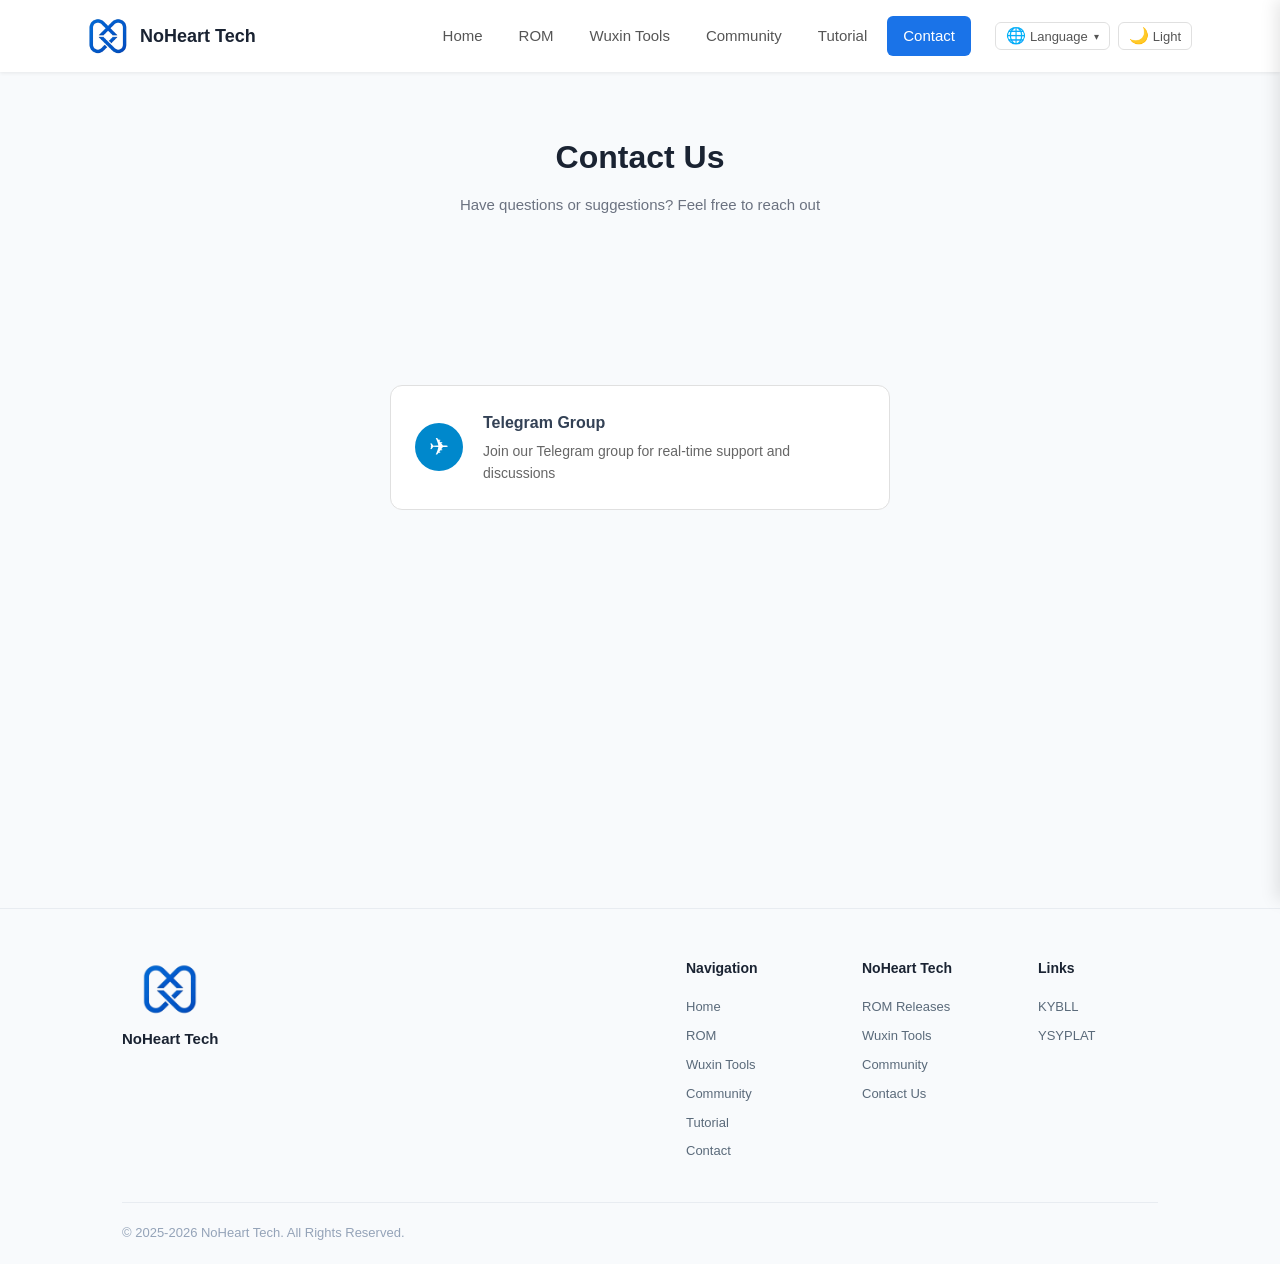
<file: contact.html>
<!DOCTYPE html>
<html lang="zh-CN">
<head>
    <meta charset="UTF-8">
    <meta name="viewport" content="width=device-width, initial-scale=1.0">
    <link rel="icon" href="favicon.ico">
    <title data-en="Contact | NoHeart Tech">联系我们 | 没有心科技</title>
    <link rel="stylesheet" href="static/css/style.css">
    <link rel="stylesheet" href="static/css/header.css">
    <link rel="stylesheet" href="static/css/contact.css">
    <link rel="stylesheet" href="static/css/footer.css">
    <link rel="stylesheet" href="static/css/animations.css">
<style>
.contact-en-section { display: none; }
.contact-en-section .contact-container {
  max-width: 800px;
  margin: 0 auto;
  padding: 40px 20px;
}
.contact-telegram-card {
  display: flex;
  align-items: center;
  gap: 20px;
  padding: 24px;
  background: var(--card-bg, #fff);
  border: 1px solid var(--border-color, #e0e0e0);
  border-radius: 12px;
  text-decoration: none;
  color: inherit;
  transition: transform 0.2s, box-shadow 0.2s;
  max-width: 500px;
  margin: 0 auto;
}
.contact-telegram-card:hover {
  transform: translateY(-4px);
  box-shadow: 0 8px 24px rgba(0,0,0,0.1);
}
.contact-telegram-icon {
  width: 48px;
  height: 48px;
  background: #0088cc;
  border-radius: 50%;
  display: flex;
  align-items: center;
  justify-content: center;
  font-size: 24px;
  color: #fff;
  flex-shrink: 0;
}
.contact-telegram-body h3 {
  margin: 0 0 4px;
  font-size: 16px;
  font-weight: 600;
}
.contact-telegram-body p {
  margin: 0;
  font-size: 14px;
  color: #666;
}
body.dark-mode .contact-telegram-card {
  background: #1e1e1e;
  border-color: #333;
}
body.dark-mode .contact-telegram-body p {
  color: #999;
}
</style>
</head>
<body>
    <header class="header">
        <div class="header-container">
            <div class="logo-section">
                <img src="favicon.ico" alt="没有心科技" class="logo-icon">
                <a href="index.html" class="logo-text" data-en="NoHeart Tech">没有心科技</a>
            </div>
            <div class="menu-section">
                <nav class="main-menu">
                    <a href="index.html" class="menu-item" data-en="Home">首页</a>
                    <a href="rom/index.html" class="menu-item" data-en="ROM">ROM发布</a>
                    <a href="tools/index.html" class="menu-item" data-en="Wuxin Tools">无心工具箱</a>
                    <a href="#" class="menu-item" data-en="Community">社区论坛</a>
                    <a href="docs/index.html" class="menu-item" data-en="Tutorial">教程文档</a>
                    <a href="contact.html" class="menu-item active" data-en="Contact">联系我们</a>
                </nav>
                <div class="custom-functions">
                    <button id="theme-toggle" class="theme-toggle btn-press" aria-label="切换主题">
                        <span class="theme-icon">🌙</span>
                        <span class="theme-text" data-en="Light">主题</span>
                    </button>
                    <button id="hamburger-btn" class="hamburger-btn btn-press" aria-label="打开菜单">
                        <span class="hamburger-line"></span>
                        <span class="hamburger-line"></span>
                        <span class="hamburger-line"></span>
                    </button>
                </div>
            </div>
        </div>
    </header>

    <div id="menu-overlay" class="menu-overlay"></div>
    <nav id="mobile-menu" class="mobile-menu">
        <div class="mobile-menu-header">
            <span class="mobile-menu-title" data-en="Menu">菜单</span>
            <button id="mobile-menu-close" class="mobile-menu-close btn-press" aria-label="关闭菜单">&times;</button>
        </div>
        <a href="index.html" class="mobile-menu-item" data-en="Home">首页</a>
        <a href="rom/index.html" class="mobile-menu-item" data-en="ROM">ROM发布</a>
        <a href="tools/index.html" class="mobile-menu-item" data-en="Wuxin Tools">无心工具箱</a>
        <a href="#" class="mobile-menu-item" data-en="Community">社区论坛</a>
        <a href="docs/index.html" class="mobile-menu-item" data-en="Tutorial">教程文档</a>
        <a href="contact.html" class="mobile-menu-item active" data-en="Contact">联系我们</a>
        <div class="mobile-menu-divider"></div>
        <button id="mobile-theme-toggle" class="mobile-theme-toggle btn-press">
            <span class="theme-icon">🌙</span>
            <span class="theme-text" data-en="Light">切换主题</span>
        </button>
    </nav>

    <main class="contact-page">
        <section class="contact-hero">
            <h1 class="contact-hero-title hero-enter" data-en="Contact Us">联系我们</h1>
            <p class="contact-hero-subtitle hero-enter hero-enter-d1" data-en="Have questions or suggestions? Feel free to reach out">有任何问题或建议，欢迎随时联系</p>
        </section>

        <div class="contact-container">
            <!-- 联系方式 -->
            <div class="contact-grid">
                <a href="https://qm.qq.com/q/RhaFPOq7Kk" class="contact-card card-lift anim anim-fade-up anim-delay-1" target="_blank" rel="noopener">
                    <div class="contact-card-icon"><img src="static/images/qq.webp" alt="QQ群"></div>
                    <div class="contact-card-body">
                        <h3 data-en="QQ Group">QQ群</h3>
                        <p data-en="Join our QQ group for real-time help">加入用户交流群，获取实时帮助</p>
                    </div>
                </a>
                <a href="https://pd.qq.com/s/2d00szp1d" class="contact-card card-lift anim anim-fade-up anim-delay-2" target="_blank" rel="noopener">
                    <div class="contact-card-icon"><img src="static/images/pd.webp" alt="QQ频道"></div>
                    <div class="contact-card-body">
                        <h3 data-en="QQ Channel">QQ频道</h3>
                        <p data-en="Join the channel for discussions">加入频道，参与讨论与互动</p>
                    </div>
                </a>
                <a href="https://www.coolapk.com/u/3430069" class="contact-card card-lift anim anim-fade-up anim-delay-3" target="_blank" rel="noopener">
                    <div class="contact-card-icon"><img src="static/images/kuan.webp" alt="酷安"></div>
                    <div class="contact-card-body">
                        <h3 data-en="Coolapk">酷安</h3>
                        <p data-en="Follow our official account for updates">关注官方账号，获取动态与更新</p>
                    </div>
                </a>
            </div>
        </div>
    </main>

    <footer class="site-footer">
        <div class="footer-container">
            <div class="footer-main">
                <div class="footer-logo-side">
                    <img src="favicon.ico" alt="没有心科技" class="footer-logo-img">
                    <span class="footer-logo-name" data-en="NoHeart Tech">没有心科技</span>
                </div>
                <div class="footer-links-side">
                    <div class="footer-col">
                        <h4 class="footer-col-title" data-en="Navigation">导航</h4>
                        <a href="index.html" data-en="Home">首页</a>
                        <a href="rom/index.html" data-en="ROM">ROM发布</a>
                        <a href="tools/index.html" data-en="Wuxin Tools">无心工具箱</a>
                        <a href="#" data-en="Community">社区论坛</a>
                        <a href="docs/index.html" data-en="Tutorial">教程文档</a>
                        <a href="contact.html" data-en="Contact">联系我们</a>
                    </div>
                    <div class="footer-col">
                        <h4 class="footer-col-title" data-en="NoHeart Tech">没有心科技</h4>
                        <a href="https://wx.ysyplat.cn/rom" target="_blank" rel="noopener" data-en="ROM Releases">ROM发布</a>
                        <a href="https://wx.ysyplat.cn/tools" target="_blank" rel="noopener" data-en="Wuxin Tools">无心工具箱</a>
                        <a href="#" target="_blank" rel="noopener" data-en="Community">社区论坛</a>
                        <a href="contact.html" target="_blank" rel="noopener" data-en="Contact Us">联系我们</a>
                    </div>
                    <div class="footer-col">
                        <h4 class="footer-col-title" data-en="Links">友情链接</h4>
                        <a href="https://www.kybll.cn/" target="_blank" rel="noopener" data-en="KYBLL">空雨不流泪</a>
                        <a href="https://www.ysyplat.com/" target="_blank" rel="noopener" data-en="YSYPLAT">屿笙云平台</a>
                    </div>
                </div>
            </div>
            <div class="footer-bottom">
                <p class="footer-copyright" data-en="&copy; 2025-2026 NoHeart Tech. All Rights Reserved.">&copy; 2025-2026 没有心科技. All Rights Reserved.</p>
                <div class="footer-beian" data-en=" ">
                    <a class="footer-icp" href="https://beian.miit.gov.cn/" target="_blank" rel="noopener">浙ICP备2023036308号-9</a>
                    <a class="footer-gabeian" href="http://www.beian.gov.cn/portal/registerSystemInfo?recordcode=33019202003173" target="_blank" rel="noopener">
                        <img src="static/images/gabeian.png" alt="" class="gabeian-icon">浙公网安备33019202003173号
                    </a>
                </div>
            </div>
        </div>
    </footer>

    <script src="static/js/theme.js"></script>
    <script src="static/js/page-transition.js"></script>
    <script src="static/js/animations.js"></script>
    <script src="static/js/img-protect.js"></script>
    <script src="static/js/config.js"></script>
    <script src="static/js/i18n.js"></script>
    <script>
    function applyContactLang() {
      var isEn = window.i18n && window.i18n.isEn ? window.i18n.isEn() : false;
      var contactGrid = document.querySelector('.contact-grid');
      var contactPage = document.querySelector('.contact-page');

      if (isEn) {
        if (contactGrid) contactGrid.style.display = 'none';
        if (!document.querySelector('.contact-en-section')) {
          var enSection = document.createElement('section');
          enSection.className = 'contact-en-section';
          enSection.innerHTML = '<div class="contact-container">' +
            '<a class="contact-telegram-card card-lift" target="_blank" rel="noopener">' +
            '<div class="contact-telegram-icon">&#9992;</div>' +
            '<div class="contact-telegram-body">' +
            '<h3 data-en="Telegram Group">Telegram Group</h3>' +
            '<p data-en="Join our Telegram group for real-time support and discussions">Join our Telegram group for real-time support and discussions</p>' +
            '</div>' +
            '</a>' +
            '</div>';
          contactPage.appendChild(enSection);
          var tgCard = enSection.querySelector('.contact-telegram-card');
          tgCard.href = window.SITE_CONFIG && window.SITE_CONFIG.telegram_url ? window.SITE_CONFIG.telegram_url : 'https://t.me/example';
        }
        document.querySelector('.contact-en-section').style.display = 'block';
      } else {
        if (contactGrid) contactGrid.style.display = '';
        if (document.querySelector('.contact-en-section')) {
          document.querySelector('.contact-en-section').style.display = 'none';
        }
      }
    }
    document.addEventListener('langchange', applyContactLang);
    if (window.i18n) applyContactLang();
    </script>
</body>
</html>
</file>
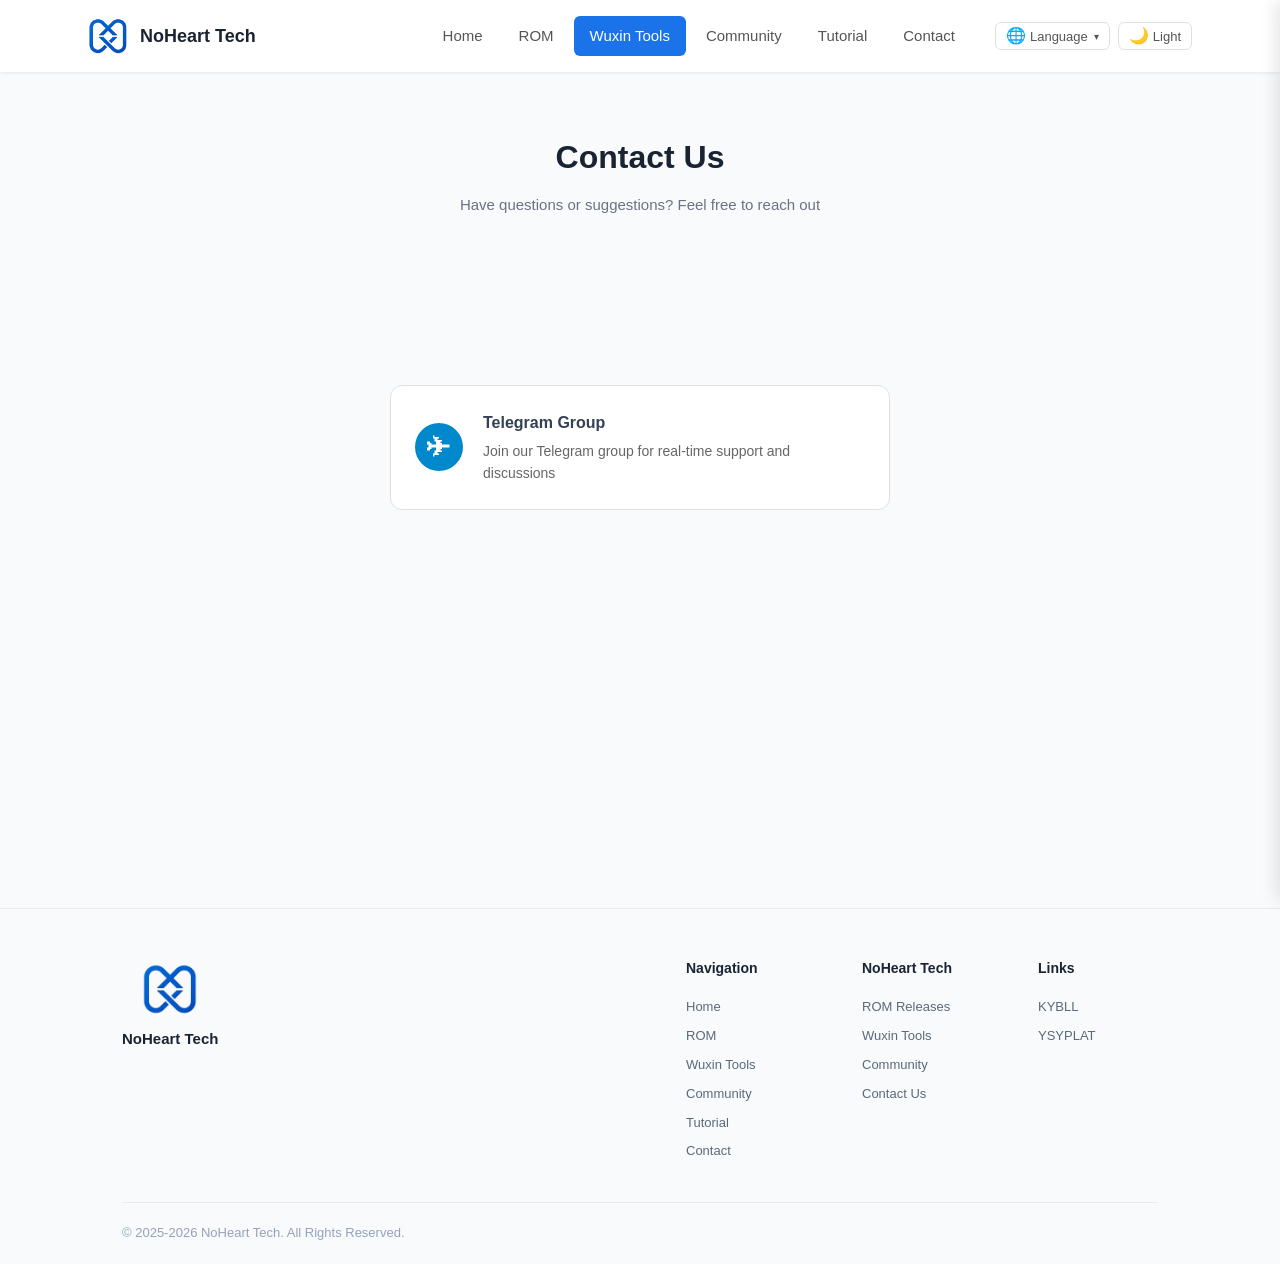
<file: tools/contact.html>
<!DOCTYPE html>
<html lang="zh-CN">
<head>
    <meta charset="UTF-8">
    <meta name="viewport" content="width=device-width, initial-scale=1.0">
    <link rel="icon" href="../favicon.ico">
    <title data-en="Contact | Wuxin Tools">联系我们 | 无心工具箱</title>
    <link rel="stylesheet" href="../static/css/style.css">
    <link rel="stylesheet" href="../static/css/header.css">
    <link rel="stylesheet" href="../static/css/contact.css">
    <link rel="stylesheet" href="../static/css/footer.css">
    <link rel="stylesheet" href="../static/css/animations.css">
<style>
.contact-en-section { display: none; }
.contact-en-section .contact-container {
  max-width: 800px;
  margin: 0 auto;
  padding: 40px 20px;
}
.contact-telegram-card {
  display: flex;
  align-items: center;
  gap: 20px;
  padding: 24px;
  background: var(--card-bg, #fff);
  border: 1px solid var(--border-color, #e0e0e0);
  border-radius: 12px;
  text-decoration: none;
  color: inherit;
  transition: transform 0.2s, box-shadow 0.2s;
  max-width: 500px;
  margin: 0 auto;
}
.contact-telegram-card:hover {
  transform: translateY(-4px);
  box-shadow: 0 8px 24px rgba(0,0,0,0.1);
}
.contact-telegram-icon {
  width: 48px;
  height: 48px;
  background: #0088cc;
  border-radius: 50%;
  display: flex;
  align-items: center;
  justify-content: center;
  font-size: 24px;
  color: #fff;
  flex-shrink: 0;
}
.contact-telegram-body h3 {
  margin: 0 0 4px;
  font-size: 16px;
  font-weight: 600;
}
.contact-telegram-body p {
  margin: 0;
  font-size: 14px;
  color: #666;
}
body.dark-mode .contact-telegram-card {
  background: #1e1e1e;
  border-color: #333;
}
body.dark-mode .contact-telegram-body p {
  color: #999;
}
</style>
</head>
<body>
    <header class="header">
        <div class="header-container">
            <div class="logo-section">
                <img src="../favicon.ico" alt="没有心科技" class="logo-icon">
                <a href="../index.html" class="logo-text" data-en="NoHeart Tech">没有心科技</a>
            </div>
            <div class="menu-section">
                <nav class="main-menu">
                    <a href="../index.html" class="menu-item" data-en="Home">首页</a>
                    <a href="../rom/index.html" class="menu-item" data-en="ROM">ROM发布</a>
                    <a href="index.html" class="menu-item active" data-en="Wuxin Tools">无心工具箱</a>
                    <a href="#" class="menu-item" data-en="Community">社区论坛</a>
                    <a href="../docs/index.html" class="menu-item" data-en="Tutorial">教程文档</a>
                    <a href="../contact.html" class="menu-item" data-en="Contact">联系我们</a>
                </nav>
                <div class="custom-functions">
                    <button id="theme-toggle" class="theme-toggle btn-press" aria-label="切换主题">
                        <span class="theme-icon">🌙</span>
                        <span class="theme-text" data-en="Light">主题</span>
                    </button>
                    <button id="hamburger-btn" class="hamburger-btn btn-press" aria-label="打开菜单">
                        <span class="hamburger-line"></span>
                        <span class="hamburger-line"></span>
                        <span class="hamburger-line"></span>
                    </button>
                </div>
            </div>
        </div>
    </header>

    <div id="menu-overlay" class="menu-overlay"></div>
    <nav id="mobile-menu" class="mobile-menu">
        <div class="mobile-menu-header">
            <span class="mobile-menu-title" data-en="Menu">菜单</span>
            <button id="mobile-menu-close" class="mobile-menu-close btn-press" aria-label="关闭菜单">&times;</button>
        </div>
        <a href="../index.html" class="mobile-menu-item" data-en="Home">首页</a>
        <a href="../rom/index.html" class="mobile-menu-item" data-en="ROM">ROM发布</a>
        <a href="index.html" class="mobile-menu-item active" data-en="Wuxin Tools">无心工具箱</a>
        <a href="#" class="mobile-menu-item" data-en="Community">社区论坛</a>
        <a href="../docs/index.html" class="mobile-menu-item" data-en="Tutorial">教程文档</a>
        <a href="../contact.html" class="mobile-menu-item" data-en="Contact">联系我们</a>
        <div class="mobile-menu-divider"></div>
        <button id="mobile-theme-toggle" class="mobile-theme-toggle btn-press">
            <span class="theme-icon">🌙</span>
            <span class="theme-text" data-en="Light">切换主题</span>
        </button>
    </nav>

    <main class="contact-page">
        <section class="contact-hero">
            <h1 class="contact-hero-title hero-enter" data-en="Contact Us">联系我们</h1>
            <p class="contact-hero-subtitle hero-enter hero-enter-d1" data-en="Have questions or suggestions? Feel free to reach out">有任何问题或建议，欢迎随时联系</p>
        </section>

        <div class="contact-container">
            <!-- 联系方式 -->
            <div class="contact-grid">
                <a href="https://qm.qq.com/q/RhaFPOq7Kk" class="contact-card card-lift anim anim-fade-up anim-delay-1" target="_blank" rel="noopener">
                    <div class="contact-card-icon"><img src="../static/images/qq.webp" alt="QQ群"></div>
                    <div class="contact-card-body">
                        <h3 data-en="QQ Group">QQ群</h3>
                        <p data-en="Join our QQ group for real-time help">加入用户交流群，获取实时帮助</p>
                    </div>
                </a>
                <a href="https://pd.qq.com/s/2d00szp1d" class="contact-card card-lift anim anim-fade-up anim-delay-2" target="_blank" rel="noopener">
                    <div class="contact-card-icon"><img src="../static/images/pd.webp" alt="QQ频道"></div>
                    <div class="contact-card-body">
                        <h3 data-en="QQ Channel">QQ频道</h3>
                        <p data-en="Join the channel for discussions">加入频道，参与讨论与互动</p>
                    </div>
                </a>
                <a href="https://www.coolapk.com/u/3430069" class="contact-card card-lift anim anim-fade-up anim-delay-3" target="_blank" rel="noopener">
                    <div class="contact-card-icon"><img src="../static/images/kuan.webp" alt="酷安"></div>
                    <div class="contact-card-body">
                        <h3 data-en="Coolapk">酷安</h3>
                        <p data-en="Follow our official account for updates">关注官方账号，获取动态与更新</p>
                    </div>
                </a>
            </div>
        </div>
    </main>

    <footer class="site-footer">
        <div class="footer-container">
            <div class="footer-main">
                <div class="footer-logo-side">
                    <img src="../favicon.ico" alt="没有心科技" class="footer-logo-img">
                    <span class="footer-logo-name" data-en="NoHeart Tech">没有心科技</span>
                </div>
                <div class="footer-links-side">
                    <div class="footer-col">
                        <h4 class="footer-col-title" data-en="Navigation">导航</h4>
                        <a href="../index.html" data-en="Home">首页</a>
                        <a href="../rom/index.html" data-en="ROM">ROM发布</a>
                        <a href="index.html" data-en="Wuxin Tools">无心工具箱</a>
                        <a href="#" data-en="Community">社区论坛</a>
                        <a href="../docs/index.html" data-en="Tutorial">教程文档</a>
                        <a href="../contact.html" data-en="Contact">联系我们</a>
                    </div>
                    <div class="footer-col">
                        <h4 class="footer-col-title" data-en="NoHeart Tech">没有心科技</h4>
                        <a href="https://wx.ysyplat.cn/rom" target="_blank" rel="noopener" data-en="ROM Releases">ROM发布</a>
                        <a href="https://wx.ysyplat.cn/tools" target="_blank" rel="noopener" data-en="Wuxin Tools">无心工具箱</a>
                        <a href="#" target="_blank" rel="noopener" data-en="Community">社区论坛</a>
                        <a href="../contact.html" target="_blank" rel="noopener" data-en="Contact Us">联系我们</a>
                    </div>
                    <div class="footer-col">
                        <h4 class="footer-col-title" data-en="Links">友情链接</h4>
                        <a href="https://www.kybll.cn/" target="_blank" rel="noopener" data-en="KYBLL">空雨不流泪</a>
                        <a href="https://www.ysyplat.com/" target="_blank" rel="noopener" data-en="YSYPLAT">屿笙云平台</a>
                    </div>
                </div>
            </div>
            <div class="footer-bottom">
                <p class="footer-copyright" data-en="&copy; 2025-2026 NoHeart Tech. All Rights Reserved.">&copy; 2025-2026 没有心科技. All Rights Reserved.</p>
                <div class="footer-beian" data-en=" ">
                    <a class="footer-icp" href="https://beian.miit.gov.cn/" target="_blank" rel="noopener">浙ICP备2023036308号-9</a>
                    <a class="footer-gabeian" href="http://www.beian.gov.cn/portal/registerSystemInfo?recordcode=33019202003173" target="_blank" rel="noopener">
                        <img src="../static/images/gabeian.png" alt="" class="gabeian-icon">浙公网安备33019202003173号
                    </a>
                </div>
            </div>
        </div>
    </footer>

    <script src="../static/js/theme.js"></script>
    <script src="../static/js/page-transition.js"></script>
    <script src="../static/js/animations.js"></script>
    <script src="../static/js/img-protect.js"></script>
    <script src="../static/js/config.js"></script>
    <script src="../static/js/i18n.js"></script>
    <script>
    function applyContactLang() {
      var isEn = window.i18n && window.i18n.isEn ? window.i18n.isEn() : false;
      var contactGrid = document.querySelector('.contact-grid');
      var contactPage = document.querySelector('.contact-page');

      if (isEn) {
        if (contactGrid) contactGrid.style.display = 'none';
        if (!document.querySelector('.contact-en-section')) {
          var enSection = document.createElement('section');
          enSection.className = 'contact-en-section';
          enSection.innerHTML = '<div class="contact-container">' +
            '<a class="contact-telegram-card card-lift" target="_blank" rel="noopener">' +
            '<div class="contact-telegram-icon">&#9992;</div>' +
            '<div class="contact-telegram-body">' +
            '<h3 data-en="Telegram Group">Telegram Group</h3>' +
            '<p data-en="Join our Telegram group for real-time support and discussions">Join our Telegram group for real-time support and discussions</p>' +
            '</div>' +
            '</a>' +
            '</div>';
          contactPage.appendChild(enSection);
          var tgCard = enSection.querySelector('.contact-telegram-card');
          tgCard.href = window.SITE_CONFIG && window.SITE_CONFIG.telegram_url ? window.SITE_CONFIG.telegram_url : 'https://t.me/example';
        }
        document.querySelector('.contact-en-section').style.display = 'block';
      } else {
        if (contactGrid) contactGrid.style.display = '';
        if (document.querySelector('.contact-en-section')) {
          document.querySelector('.contact-en-section').style.display = 'none';
        }
      }
    }
    document.addEventListener('langchange', applyContactLang);
    if (window.i18n) applyContactLang();
    </script>
</body>
</html>
</file>
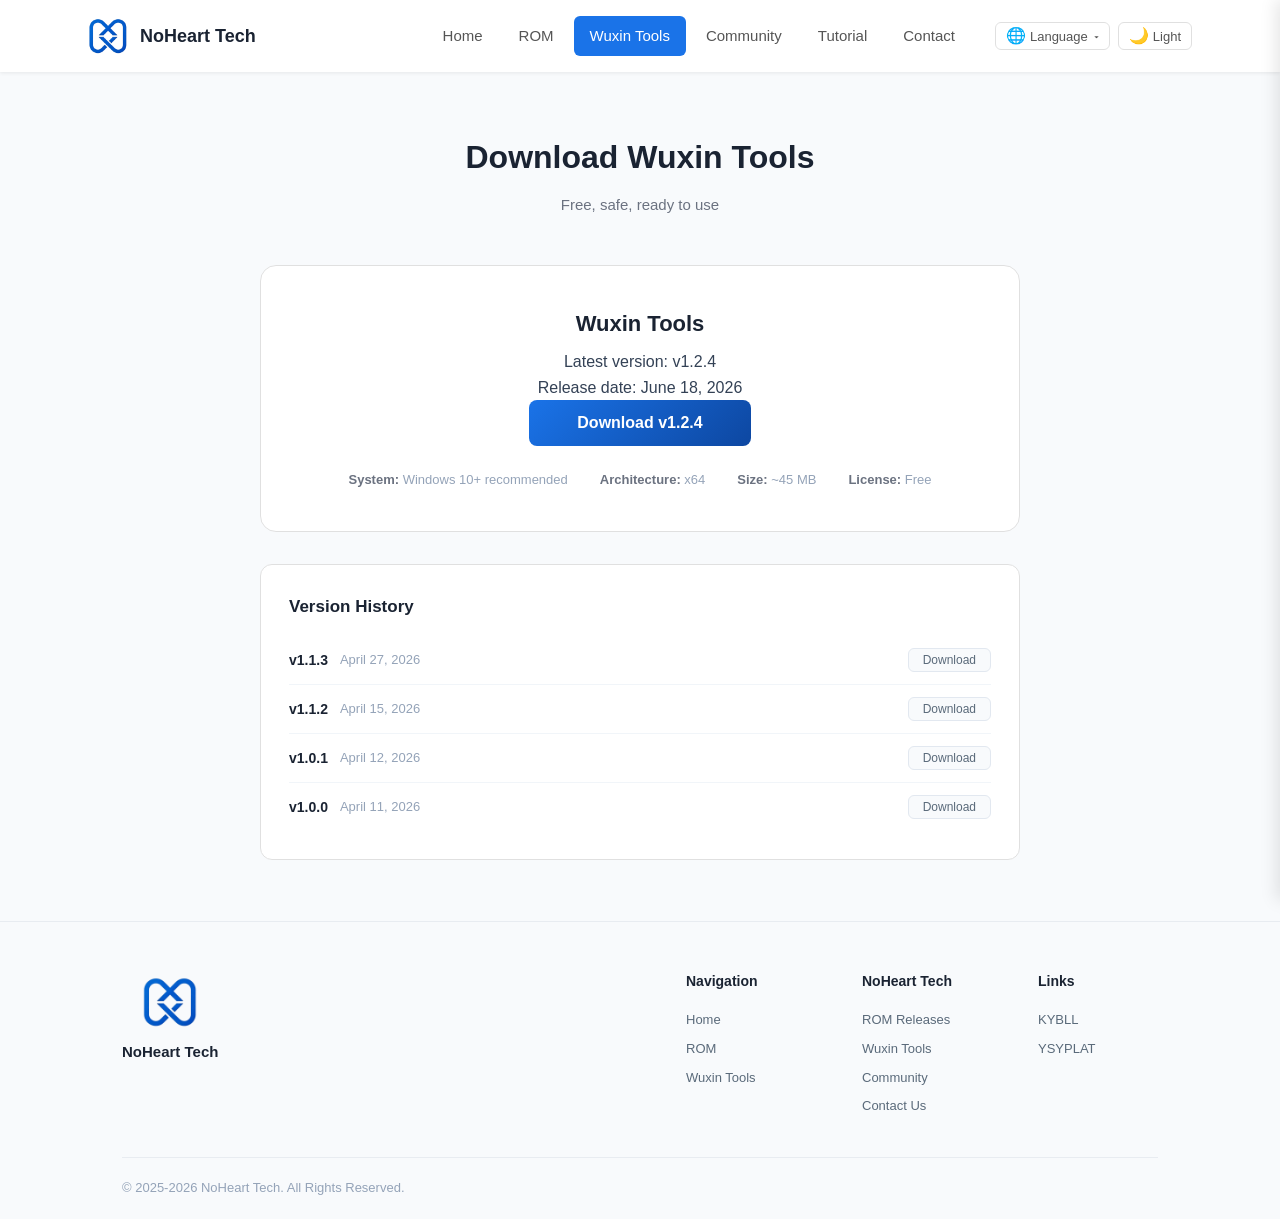
<file: tools/download.html>
<!DOCTYPE html>
<html lang="zh-CN">
<head>
    <meta charset="UTF-8">
    <meta name="viewport" content="width=device-width, initial-scale=1.0">
    <link rel="icon" href="../favicon.ico">
    <title data-en="Download | Wuxin Tools">下载中心 | 无心工具箱</title>
    <link rel="stylesheet" href="../static/css/style.css">
    <link rel="stylesheet" href="../static/css/header.css">
    <link rel="stylesheet" href="../static/css/download.css">
    <link rel="stylesheet" href="../static/css/footer.css">
    <link rel="stylesheet" href="../static/css/animations.css">
    <style>
    .download-en-section { display: none; }
    .download-en-container {
      max-width: 800px;
      margin: 0 auto;
      padding: 0 20px 60px;
    }
    .download-en-section .download-hero {
      padding: 60px 0 48px;
      text-align: center;
    }
    .download-en-section .download-hero h1 {
      font-size: 32px;
      font-weight: 700;
      margin: 0 0 10px;
      color: var(--text-color, #1a2332);
    }
    .download-en-section .download-hero p {
      font-size: 15px;
      color: var(--text-secondary, #6b7280);
      margin: 0;
    }
    .download-en-main {
      background: var(--card-bg, #fff);
      border: 1px solid var(--border-color, #e0e0e0);
      border-radius: 16px;
      padding: 40px;
      text-align: center;
      margin-bottom: 32px;
    }
    .download-en-main h2 {
      font-size: 22px;
      margin: 0 0 8px;
      color: var(--text-color, #1a2332);
    }
    .download-en-history {
      background: var(--card-bg, #fff);
      border: 1px solid var(--border-color, #e0e0e0);
      border-radius: 12px;
      padding: 28px;
    }
    .download-en-history h3 {
      font-size: 17px;
      font-weight: 600;
      color: var(--text-color, #1a2332);
      margin: 0 0 16px;
    }
    .download-btn-en {
      display: inline-block;
      padding: 14px 48px;
      background: linear-gradient(135deg, #1a73e8, #0d47a1);
      color: #fff;
      border: none;
      border-radius: 8px;
      font-size: 16px;
      font-weight: 600;
      cursor: pointer;
      text-decoration: none;
      transition: transform 0.2s, box-shadow 0.2s;
    }
    .download-btn-en:hover {
      transform: translateY(-2px);
      box-shadow: 0 6px 20px rgba(26, 115, 232, 0.4);
    }
    .download-en-note {
      margin-top: 16px;
      color: #666;
      font-size: 14px;
    }
    body.dark-mode .download-en-note {
      color: #999;
    }
    body.dark-mode .download-en-main {
      background: #161b22;
      border-color: #2a3140;
    }
    body.dark-mode .download-en-main h2 {
      color: #e2e8f0;
    }
    body.dark-mode .download-en-main .download-version {
      color: #8896a6;
    }
    body.dark-mode .download-en-main .download-date {
      color: #4a5568;
    }
    body.dark-mode .download-en-main .download-meta-item {
      color: #4a5568;
    }
    body.dark-mode .download-en-main .download-meta-item strong {
      color: #8896a6;
    }
    body.dark-mode .download-en-history {
      background: #161b22;
      border-color: #2a3140;
    }
    body.dark-mode .download-en-history h3 {
      color: #e2e8f0;
    }
    body.dark-mode .download-en-history .history-version {
      color: #e2e8f0;
    }
    body.dark-mode .download-en-history .history-date {
      color: #4a5568;
    }
    body.dark-mode .download-en-history .history-item {
      border-bottom-color: #2a3140;
    }
    body.dark-mode .download-en-history .history-link {
      color: #8896a6;
      background: #1e2530;
      border-color: #2a3140;
    }
    body.dark-mode .download-en-history .history-link:hover {
      color: #c8d0da;
      background: #252d3a;
      border-color: #3a4555;
    }
    </style>
</head>
<body>
    <header class="header">
        <div class="header-container">
            <div class="logo-section">
                <img src="../favicon.ico" alt="没有心科技" class="logo-icon">
                <a href="../index.html" class="logo-text" data-en="NoHeart Tech">没有心科技</a>
            </div>
            <div class="menu-section">
                <nav class="main-menu">
                    <a href="../index.html" class="menu-item" data-en="Home">首页</a>
                    <a href="../rom/index.html" class="menu-item" data-en="ROM">ROM发布</a>
                    <a href="index.html" class="menu-item active" data-en="Wuxin Tools">无心工具箱</a>
                    <a href="#" class="menu-item" data-en="Community">社区论坛</a>
                    <a href="../docs/index.html" class="menu-item" data-en="Tutorial">教程文档</a>
                    <a href="../contact.html" class="menu-item" data-en="Contact">联系我们</a>
                </nav>
                <div class="custom-functions">
                    <button id="theme-toggle" class="theme-toggle btn-press" aria-label="切换主题">
                        <span class="theme-icon">🌙</span>
                        <span class="theme-text" data-en="Light">主题</span>
                    </button>
                    <button id="hamburger-btn" class="hamburger-btn btn-press" aria-label="打开菜单">
                        <span class="hamburger-line"></span>
                        <span class="hamburger-line"></span>
                        <span class="hamburger-line"></span>
                    </button>
                </div>
            </div>
        </div>
    </header>

    <div id="menu-overlay" class="menu-overlay"></div>
    <nav id="mobile-menu" class="mobile-menu">
        <div class="mobile-menu-header">
            <span class="mobile-menu-title" data-en="Menu">菜单</span>
            <button id="mobile-menu-close" class="mobile-menu-close btn-press" aria-label="关闭菜单">&times;</button>
        </div>
        <a href="../index.html" class="mobile-menu-item" data-en="Home">首页</a>
        <a href="../rom/index.html" class="mobile-menu-item" data-en="ROM">ROM发布</a>
        <a href="index.html" class="mobile-menu-item active" data-en="Wuxin Tools">无心工具箱</a>
        <a href="#" class="mobile-menu-item" data-en="Community">社区论坛</a>
        <a href="../docs/index.html" class="mobile-menu-item" data-en="Tutorial">教程文档</a>
        <a href="../contact.html" class="mobile-menu-item" data-en="Contact">联系我们</a>
        <span class="mobile-menu-sub-label" data-en="Tools">工具</span>
        <a href="../tools/index.html" class="mobile-menu-sub-item" data-en="Home">首页</a>
        <a href="../tools/download.html" class="mobile-menu-sub-item active" data-en="Download">下载中心</a>
        <a href="../tools/doc/index.html" class="mobile-menu-sub-item" data-en="Docs">使用文档</a>
        <a href="../tools/update.html" class="mobile-menu-sub-item" data-en="Updates">更新日志</a>
        <div class="mobile-menu-divider"></div>
        <button id="mobile-theme-toggle" class="mobile-theme-toggle btn-press">
            <span class="theme-icon">🌙</span>
            <span class="theme-text" data-en="Light">切换主题</span>
        </button>
    </nav>

    <!-- 无心工具箱子导航 -->
    <nav class="sub-nav">
        <div class="sub-nav-inner">
            <a href="../tools/index.html" class="sub-nav-item" data-en="Home">首页</a>
            <a href="../tools/download.html" class="sub-nav-item active" data-en="Download">下载中心</a>
            <a href="../tools/doc/index.html" class="sub-nav-item" data-en="Docs">使用文档</a>
            <a href="../tools/update.html" class="sub-nav-item" data-en="Updates">更新日志</a>
        </div>
    </nav>

    <main class="download-page">
        <section class="download-hero">
            <h1 class="download-hero-title hero-enter" data-en="Download Wuxin Tools">下载无心工具箱</h1>
            <p class="download-hero-subtitle hero-enter hero-enter-d1" data-en="Free, safe, ready to use">免费、安全、开箱即用</p>
        </section>

        <div class="download-container">
            <!-- 主下载卡片 -->
            <div class="download-main-card anim anim-scale">
                <h2 data-en="Wuxin Tools">无心工具箱</h2>
                <p class="download-version" data-en="Latest version: v1.2.4">最新版本 v1.2.4</p>
                <p class="download-date" data-en="Release date: June 18, 2026">发布日期：2026年6月18日</p>
                <div class="download-btns">
                    <a href="#" class="download-btn-local btn-press" data-en="Local">本地下载</a>
                    <button id="highspeed-btn" class="download-btn-primary btn-press" data-en="Cloud">高速下载</button>
                </div>
                <div class="download-meta">
                    <span class="download-meta-item" data-en="Windows 10+ recommended"><strong>系统：</strong>建议Windows 10+</span>
                    <span class="download-meta-item" data-en="x64"><strong>架构：</strong>x64</span>
                    <span class="download-meta-item" data-en="~45 MB"><strong>大小：</strong>约 45 MB</span>
                    <span class="download-meta-item" data-en="Free"><strong>许可：</strong>免费</span>
                </div>
            </div>

            <!-- 历史版本 -->
            <div class="download-history anim anim-fade-up">
                <h3 data-en="Version History">历史版本</h3>
                <ul class="history-list">
                    <li class="history-item">
                        <div class="history-info">
                            <span class="history-version">v1.1.3</span>
                            <span class="history-date">2026年4月27日</span>
                        </div>
                        <button class="history-link btn-press" data-version="v1.1.3" data-en="Download">下载</button>
                    </li>
                    <li class="history-item">
                        <div class="history-info">
                            <span class="history-version">v1.1.2</span>
                            <span class="history-date">2026年4月15日</span>
                        </div>
                        <button class="history-link btn-press" data-version="v1.1.2" data-en="Download">下载</button>
                    </li>
                    <li class="history-item">
                        <div class="history-info">
                            <span class="history-version">v1.0.1</span>
                            <span class="history-date">2026年4月12日</span>
                        </div>
                        <button class="history-link btn-press" data-version="v1.0.1" data-en="Download">下载</button>
                    </li>
                    <li class="history-item">
                        <div class="history-info">
                            <span class="history-version">v1.0.0</span>
                            <span class="history-date">2026年4月11日</span>
                        </div>
                        <button class="history-link btn-press" data-version="v1.0.0" data-en="Download">下载</button>
                    </li>
                </ul>
            </div>
        </div>
    </main>

    <footer class="site-footer">
        <div class="footer-container">
            <div class="footer-main">
                <div class="footer-logo-side">
                    <img src="../favicon.ico" alt="没有心科技" class="footer-logo-img">
                    <span class="footer-logo-name" data-en="NoHeart Tech">没有心科技</span>
                </div>
                <div class="footer-links-side">
                    <div class="footer-col">
                        <h4 class="footer-col-title" data-en="Navigation">导航</h4>
                        <a href="../index.html" data-en="Home">首页</a>
                        <a href="../rom/index.html" data-en="ROM">ROM发布</a>
                        <a href="index.html" data-en="Wuxin Tools">无心工具箱</a>
                    </div>
                    <div class="footer-col">
                        <h4 class="footer-col-title" data-en="NoHeart Tech">没有心科技</h4>
                        <a href="https://wx.ysyplat.cn/rom" target="_blank" rel="noopener" data-en="ROM Releases">ROM发布</a>
                        <a href="https://wx.ysyplat.cn/tools" target="_blank" rel="noopener" data-en="Wuxin Tools">无心工具箱</a>
                        <a href="#" target="_blank" rel="noopener" data-en="Community">社区论坛</a>
                        <a href="../contact.html" target="_blank" rel="noopener" data-en="Contact Us">联系我们</a>
                    </div>
                    <div class="footer-col">
                        <h4 class="footer-col-title" data-en="Links">友情链接</h4>
                        <a href="https://www.kybll.cn/" target="_blank" rel="noopener" data-en="KYBLL">空雨不流泪</a>
                        <a href="https://www.ysyplat.com/" target="_blank" rel="noopener" data-en="YSYPLAT">屿笙云平台</a>
                    </div>
                </div>
            </div>
            <div class="footer-bottom">
                <p class="footer-copyright" data-en="&copy; 2025-2026 NoHeart Tech. All Rights Reserved.">&copy; 2025-2026 没有心科技. All Rights Reserved.</p>
                <div class="footer-beian" data-en=" ">
                    <a class="footer-icp" href="https://beian.miit.gov.cn/" target="_blank" rel="noopener">浙ICP备2023036308号-9</a>
                    <a class="footer-gabeian" href="http://www.beian.gov.cn/portal/registerSystemInfo?recordcode=33019202003173" target="_blank" rel="noopener">
                        <img src="../static/images/gabeian.png" alt="" class="gabeian-icon">浙公网安备33019202003173号
                    </a>
                </div>
            </div>
        </div>
    </footer>
    <div id="dl-modal" class="dl-modal-overlay modal-enter">
        <div class="dl-modal">
            <div class="dl-modal-header">
                <h3 data-en="Download">下载 <span id="dl-modal-version">v1.2.4</span></h3>
                <button id="dl-modal-close" class="dl-modal-close" aria-label="关闭">&times;</button>
            </div>
            <div class="dl-modal-body">
                <!-- 本地下载区 -->
                <div class="dl-section" id="dl-local-section">
                    <div class="dl-section-header" data-section="local">
                        <span class="dl-section-title" data-en="Local">本地下载</span>
                        <span class="dl-section-arrow">▾</span>
                    </div>
                    <div class="dl-section-body">
                        <div class="dl-local-card" data-name="蓝奏云" data-url="#" data-code="">
                            <button class="dl-local-go btn-press" data-en="Go to Download">前往下载</button>
                            <button class="dl-copy-btn btn-press" data-code="" data-en="Copy Code">复制提取码</button>
                            <p class="dl-local-code">提取码：<span class="dl-code">----</span></p>
                        </div>
                    </div>
                </div>
                <!-- 高速下载区 -->
                <div class="dl-section" id="dl-highspeed-section">
                    <div class="dl-section-header" data-section="highspeed">
                        <span class="dl-section-title" data-en="Cloud Drive">高速下载</span>
                        <span class="dl-section-arrow">▾</span>
                    </div>
                    <div class="dl-section-body">
                        <div class="dl-drive-card" data-name="移动云盘" data-url="#" data-code="">
                            <div class="dl-drive-icon"><img src="../static/images/yidong.webp" alt="移动云盘"></div>
                            <div class="dl-drive-info">
                                <h4>移动云盘</h4>
                                <p>提取码：<span class="dl-code">----</span></p>
                            </div>
                            <div class="dl-drive-actions">
                                <button class="dl-copy-btn btn-press" data-code="" data-en="Copy Code">复制提取码</button>
                                <button class="dl-go-btn btn-press" data-en="Go">前往下载</button>
                            </div>
                        </div>
                        <div class="dl-drive-card" data-name="123云盘" data-url="#" data-code="">
                            <div class="dl-drive-icon"><img src="../static/images/123pan.webp" alt="123云盘"></div>
                            <div class="dl-drive-info">
                                <h4>123云盘</h4>
                                <p>提取码：<span class="dl-code">----</span></p>
                            </div>
                            <div class="dl-drive-actions">
                                <button class="dl-copy-btn btn-press" data-code="" data-en="Copy Code">复制提取码</button>
                                <button class="dl-go-btn btn-press" data-en="Go">前往下载</button>
                            </div>
                        </div>
                        <div class="dl-drive-card" data-name="夸克网盘" data-url="#" data-code="">
                            <div class="dl-drive-icon"><img src="../static/images/kuake.webp" alt="夸克网盘"></div>
                            <div class="dl-drive-info">
                                <h4>夸克网盘</h4>
                                <p>提取码：<span class="dl-code">----</span></p>
                            </div>
                            <div class="dl-drive-actions">
                                <button class="dl-copy-btn btn-press" data-code="" data-en="Copy Code">复制提取码</button>
                                <button class="dl-go-btn btn-press" data-en="Go">前往下载</button>
                            </div>
                        </div>
                        <div class="dl-drive-card" data-name="百度网盘" data-url="#" data-code="">
                            <div class="dl-drive-icon"><img src="../static/images/baidu.webp" alt="百度网盘"></div>
                            <div class="dl-drive-info">
                                <h4>百度网盘</h4>
                                <p>提取码：<span class="dl-code">----</span></p>
                            </div>
                            <div class="dl-drive-actions">
                                <button class="dl-copy-btn btn-press" data-code="" data-en="Copy Code">复制提取码</button>
                                <button class="dl-go-btn btn-press" data-en="Go">前往下载</button>
                            </div>
                        </div>
                    </div>
                </div>
            </div>
            <div class="dl-modal-footer">
                <p data-en="Choose a cloud drive, copy the code and visit the drive page to download">选择网盘后，复制提取码并前往网盘页面粘贴即可下载</p>
            </div>
        </div>
    </div>

    <!-- 确认跳转弹窗 -->
    <div id="dl-confirm" class="dl-modal-overlay modal-enter">
        <div class="dl-confirm-dialog">
            <p class="dl-confirm-msg" id="dl-confirm-msg">是否跳转xxx前往下载？</p>
            <p class="dl-confirm-code">提取码：<span id="dl-confirm-code">----</span></p>
            <div class="dl-confirm-btns">
                <button class="dl-confirm-copy btn-press" id="dl-confirm-copy" data-en="Copy Code">复制提取码</button>
                <button class="dl-confirm-cancel btn-press" id="dl-confirm-cancel" data-en="Cancel">取消</button>
                <button class="dl-confirm-ok btn-press" id="dl-confirm-ok" data-en="OK">确认</button>
            </div>
        </div>
    </div>

    <script src="../static/js/config.js"></script>
    <script src="../static/js/theme.js"></script>
    <script src="../static/js/page-transition.js"></script>
    <script src="../static/js/animations.js"></script>
    <script src="../static/js/img-protect.js"></script>
    <script src="../static/js/i18n.js"></script>
    <script>
    (function() {
        var modal = document.getElementById('dl-modal');
        var closeBtn = document.getElementById('dl-modal-close');
        var versionSpan = document.getElementById('dl-modal-version');
        var localSection = document.getElementById('dl-local-section');
        var highspeedSection = document.getElementById('dl-highspeed-section');

        var confirmEl = document.getElementById('dl-confirm');
        var confirmMsg = document.getElementById('dl-confirm-msg');
        var confirmCode = document.getElementById('dl-confirm-code');
        var confirmCancel = document.getElementById('dl-confirm-cancel');
        var confirmOk = document.getElementById('dl-confirm-ok');
        var confirmCopy = document.getElementById('dl-confirm-copy');
        var pendingUrl = '#';
        var pendingCode = '';

        var localCard = document.querySelector('.dl-local-card');
        var localCodeSpan = localCard.querySelector('.dl-code');
        var localCopyBtn = localCard.querySelector('.dl-copy-btn');
        var driveCards = document.querySelectorAll('.dl-drive-card');

        var versionData = {
            'v1.2.4': {
                url: 'https://kybll.lanzn.com/ih3KB3sb0a7a', code: '5bny',
                drives: [
                    { url: 'https://yun.139.com/shareweb/#/w/i/2v3ECQtsBLh88', code: '' },
                    { url: 'https://1832189804.share.123pan.cn/123pan/PpKjjv-EkI83?pwd=mDrR#', code: 'mDrR' }
                ]
            },
            'v1.1.3': {
                url: 'https://kybll.lanzn.com/iq0Oj3rag8mh', code: 'b7ay',
                drives: [
                    { url: 'https://yun.139.com/shareweb/#/w/i/2v3ECQtsBLh88', code: '' },
                    { url: 'https://1832189804.share.123pan.cn/123pan/PpKjjv-wyP83', code: 'WA79' },
                    { url: 'https://pan.quark.cn/s/662ebf73e68e?pwd=4gd1', code: '4gd1' },
                    { url: 'https://pan.baidu.com/s/1K-r9a8sFqnAxsdbo2AsRNA?pwd=gcdw', code: 'gcdw' }
                ]
            },
            'v1.1.2': {
                url: 'https://kybll.lanzn.com/ivY6l3rag8ni', code: 'ewje',
                drives: [
                    { url: 'https://yun.139.com/shareweb/#/w/i/2v3ECQtsBLh88', code: '' },
                    { url: 'https://1832189804.share.123pan.cn/123pan/PpKjjv-PNU83?pwd=h4bO#', code: 'h4bO' },
                    { url: 'https://pan.quark.cn/s/a53ead6c1c81?pwd=rFWy', code: 'rFWy' },
                    { url: 'https://pan.baidu.com/s/15lr2fZjPQyYZwTomp0xBcQ?pwd=xhd8', code: 'xhd8' }
                ]
            },
            'v1.0.1': {
                url: 'https://kybll.lanzn.com/iMFtC3n44lmd', code: 'aue3',
                drives: [
                    { url: 'https://yun.139.com/shareweb/#/w/i/2v3ECQtsBLh88', code: '' },
                    { url: 'https://1832189804.share.123pan.cn/123pan/PpKjjv-p6er3?pwd=SU8T#', code: 'SU8T' },
                    { url: 'https://pan.quark.cn/s/d1036ba49560?pwd=tH4V', code: 'tH4V' },
                    { url: 'https://pan.baidu.com/s/12TXpe8kfgkkbIxRQbPPM5Q?pwd=3p5s', code: '3p5s' }
                ]
            },
            'v1.0.0': {
                url: 'https://kybll.lanzn.com/iA6NM3n44l7i', code: 'fhay',
                drives: [
                    { url: 'https://yun.139.com/shareweb/#/w/i/2v3ECQtsBLh88', code: '' },
                    { url: 'https://1832189804.share.123pan.cn/123pan/PpKjjv-XNU83?pwd=VcjL#', code: 'VcjL' },
                    { url: 'https://pan.quark.cn/s/14c4a21ab31f?pwd=xSJ8', code: 'xSJ8' },
                    { url: 'https://pan.baidu.com/s/1oNMg8mNS9nnOiZ3K2dWYKQ?pwd=nhv9', code: 'nhv9' }
                ]
            }
        };

        function expandSection(section, animate) {
            var body = section.querySelector('.dl-section-body');
            if (animate) {
                body.classList.add('animating');
                body.addEventListener('transitionend', function handler() {
                    body.classList.remove('animating');
                    body.removeEventListener('transitionend', handler);
                });
            }
            section.classList.add('expanded');
            section.classList.remove('collapsed');
        }

        function collapseSection(section, animate) {
            var body = section.querySelector('.dl-section-body');
            if (animate) {
                body.classList.add('animating');
                body.addEventListener('transitionend', function handler() {
                    body.classList.remove('animating');
                    body.removeEventListener('transitionend', handler);
                });
            }
            section.classList.remove('expanded');
            section.classList.add('collapsed');
        }

        function openModal(version, mode) {
            versionSpan.textContent = version;
            // 更新本地下载链接和提取码
            var vd = versionData[version];
            if (vd) {
                localCard.setAttribute('data-url', vd.url);
                localCard.setAttribute('data-code', vd.code);
                localCodeSpan.textContent = vd.code;
                localCopyBtn.setAttribute('data-code', vd.code);
                // 更新高速下载链接和提取码
                if (vd.drives) {
                    for (var i = 0; i < driveCards.length; i++) {
                        if (i < vd.drives.length) {
                            var d = vd.drives[i];
                            driveCards[i].setAttribute('data-url', d.url);
                            driveCards[i].setAttribute('data-code', d.code);
                            driveCards[i].querySelector('.dl-code').textContent = d.code || '无';
                            driveCards[i].querySelector('.dl-copy-btn').setAttribute('data-code', d.code);
                            driveCards[i].querySelector('.dl-copy-btn').style.display = d.code ? '' : 'none';
                            driveCards[i].style.display = '';
                        } else {
                            driveCards[i].style.display = 'none';
                        }
                    }
                }
            }
            if (mode === 'local') {
                expandSection(localSection, false);
                collapseSection(highspeedSection, false);
            } else {
                expandSection(highspeedSection, false);
                collapseSection(localSection, false);
            }
            modal.classList.add('active');
            document.body.style.overflow = 'hidden';
        }

        function closeModal() {
            modal.classList.remove('active');
            document.body.style.overflow = '';
        }

        function copyCode(code) {
            if (!code) return;
            var ta = document.createElement('textarea');
            ta.value = code;
            ta.style.position = 'fixed';
            ta.style.left = '-9999px';
            document.body.appendChild(ta);
            ta.select();
            document.execCommand('copy');
            document.body.removeChild(ta);
        }

        function openConfirm(name, url, code) {
            confirmMsg.textContent = '是否跳转' + name + '前往下载？';
            confirmCode.textContent = code || '无';
            pendingUrl = url;
            pendingCode = code;
            confirmCopy.style.display = code ? '' : 'none';
            confirmEl.classList.add('active');
        }

        function closeConfirm() {
            confirmEl.classList.remove('active');
            pendingUrl = '#';
            pendingCode = '';
        }

        // 英文版弹窗：直接弹出确认跳转
        window.enOpenModal = function(version) {
            var vd = versionData[version];
            if (vd) {
                var isEn = window.i18n && window.i18n.isEn ? window.i18n.isEn() : false;
                var codeP = document.querySelector('.dl-confirm-code');
                if (isEn) {
                    confirmMsg.textContent = 'Go to download page?';
                    if (codeP) codeP.innerHTML = vd.code ? 'Code: <span id="dl-confirm-code">' + vd.code + '</span>' : '';
                } else {
                    confirmMsg.textContent = '是否跳转下载页面？';
                    if (codeP) codeP.innerHTML = '提取码：<span id="dl-confirm-code">' + (vd.code || '----') + '</span>';
                }
                pendingUrl = vd.url;
                pendingCode = vd.code || '';
                confirmCopy.style.display = vd.code ? '' : 'none';
                confirmEl.classList.add('active');
            }
        };

        // 主卡片按钮
        document.getElementById('highspeed-btn').addEventListener('click', function() {
            openModal('v1.2.4', 'highspeed');
        });

        // 本地下载按钮
        document.querySelector('.download-btn-local').addEventListener('click', function(e) {
            e.preventDefault();
            openModal('v1.2.4', 'local');
        });

        // 历史版本按钮
        document.querySelectorAll('.history-link[data-version]').forEach(function(btn) {
            btn.addEventListener('click', function() {
                openModal(this.getAttribute('data-version'), 'local');
            });
        });

        closeBtn.addEventListener('click', closeModal);
        modal.addEventListener('click', function(e) {
            if (e.target === modal) closeModal();
        });

        // 区块伸缩切换（先折叠当前，再展开目标）
        document.querySelectorAll('.dl-section-header').forEach(function(header) {
            header.addEventListener('click', function() {
                var section = this.parentElement;
                if (!section.classList.contains('collapsed')) return;
                var other = section === localSection ? highspeedSection : localSection;
                var otherBody = other.querySelector('.dl-section-body');
                otherBody.classList.add('animating');
                otherBody.addEventListener('transitionend', function handler() {
                    otherBody.removeEventListener('transitionend', handler);
                    otherBody.classList.remove('animating');
                    collapseSection(other, false);
                    expandSection(section, true);
                });
                // 触发折叠动画
                other.classList.remove('expanded');
                other.classList.add('collapsed');
            });
        });

        // 复制提取码（下载弹窗内）
        document.querySelectorAll('.dl-copy-btn').forEach(function(btn) {
            btn.addEventListener('click', function() {
                var code = this.getAttribute('data-code');
                if (!code) return;
                copyCode(code);
                var orig = this.textContent;
                this.textContent = '已复制';
                this.classList.add('copied');
                var self = this;
                setTimeout(function() {
                    self.textContent = orig;
                    self.classList.remove('copied');
                }, 1500);
            });
        });

        // 前往下载 → 弹确认框
        document.querySelectorAll('.dl-local-go, .dl-drive-card .dl-go-btn').forEach(function(btn) {
            btn.addEventListener('click', function() {
                var card = this.closest('.dl-local-card, .dl-drive-card');
                openConfirm(card.getAttribute('data-name'), card.getAttribute('data-url'), card.getAttribute('data-code'));
            });
        });

        // 确认弹窗
        confirmCancel.addEventListener('click', closeConfirm);
        confirmEl.addEventListener('click', function(e) {
            if (e.target === confirmEl) closeConfirm();
        });
        confirmOk.addEventListener('click', function() {
            if (pendingUrl && pendingUrl !== '#') {
                window.open(pendingUrl, '_blank');
            }
            closeConfirm();
        });
        confirmCopy.addEventListener('click', function() {
            if (pendingCode) {
                copyCode(pendingCode);
                var orig = this.textContent;
                this.textContent = '已复制';
                var self = this;
                setTimeout(function() {
                    self.textContent = orig;
                }, 1500);
            }
        });
    })();
    </script>
    <script>
    // Listen for language changes to show/hide EN vs CN content
    function applyDownloadLang() {
      var isEn = window.i18n && window.i18n.isEn ? window.i18n.isEn() : false;
      var downloadPage = document.querySelector('.download-page');
      var downloadContainer = document.querySelector('.download-container');
      var modal = document.getElementById('dl-modal');
      var confirm = document.getElementById('dl-confirm');
      
      if (isEn) {
        // English mode: use same modal but simplified
        if (downloadPage && !document.querySelector('.download-en-section')) {
          var enSection = document.createElement('section');
          enSection.className = 'download-en-section';
          enSection.innerHTML = '<div class="download-en-container">' +
            '<div class="download-en-main anim anim-scale">' +
            '<h2>Wuxin Tools</h2>' +
            '<p class="download-version">Latest version: v1.2.4</p>' +
            '<p class="download-date">Release date: June 18, 2026</p>' +
            '<div class="download-btns">' +
            '<button class="download-btn-en btn-press" data-en-version="v1.2.4">Download v1.2.4</button>' +
            '</div>' +
            '<div class="download-meta">' +
            '<span class="download-meta-item"><strong>System:</strong> Windows 10+ recommended</span>' +
            '<span class="download-meta-item"><strong>Architecture:</strong> x64</span>' +
            '<span class="download-meta-item"><strong>Size:</strong> ~45 MB</span>' +
            '<span class="download-meta-item"><strong>License:</strong> Free</span>' +
            '</div>' +
            '</div>' +
            '<div class="download-en-history anim anim-fade-up">' +
            '<h3>Version History</h3>' +
            '<ul class="history-list">' +
            '<li class="history-item"><div class="history-info"><span class="history-version">v1.1.3</span><span class="history-date">April 27, 2026</span></div><button class="history-link en-dl-btn" data-en-version="v1.1.3">Download</button></li>' +
            '<li class="history-item"><div class="history-info"><span class="history-version">v1.1.2</span><span class="history-date">April 15, 2026</span></div><button class="history-link en-dl-btn" data-en-version="v1.1.2">Download</button></li>' +
            '<li class="history-item"><div class="history-info"><span class="history-version">v1.0.1</span><span class="history-date">April 12, 2026</span></div><button class="history-link en-dl-btn" data-en-version="v1.0.1">Download</button></li>' +
            '<li class="history-item"><div class="history-info"><span class="history-version">v1.0.0</span><span class="history-date">April 11, 2026</span></div><button class="history-link en-dl-btn" data-en-version="v1.0.0">Download</button></li>' +
            '</ul></div></div>';
          downloadPage.appendChild(enSection);

          // Attach event listeners for EN download buttons
          enSection.querySelectorAll('[data-en-version]').forEach(function(btn) {
            btn.addEventListener('click', function() {
              var ver = this.getAttribute('data-en-version');
              if (window.enOpenModal) {
                window.enOpenModal(ver);
              }
            });
          });
        }
        if (downloadContainer) downloadContainer.style.display = 'none';
        if (document.querySelector('.download-en-section')) document.querySelector('.download-en-section').style.display = 'block';
        // Keep modal/confirm visible so EN buttons can use them
        if (modal) modal.style.display = '';
        if (confirm) confirm.style.display = '';
      } else {
        // Chinese mode: show original content
        if (downloadContainer) downloadContainer.style.display = '';
        if (document.querySelector('.download-en-section')) document.querySelector('.download-en-section').style.display = 'none';
      }
    }
    document.addEventListener('langchange', applyDownloadLang);
    if (window.i18n) applyDownloadLang();
    </script>
</body>
</html>
</file>
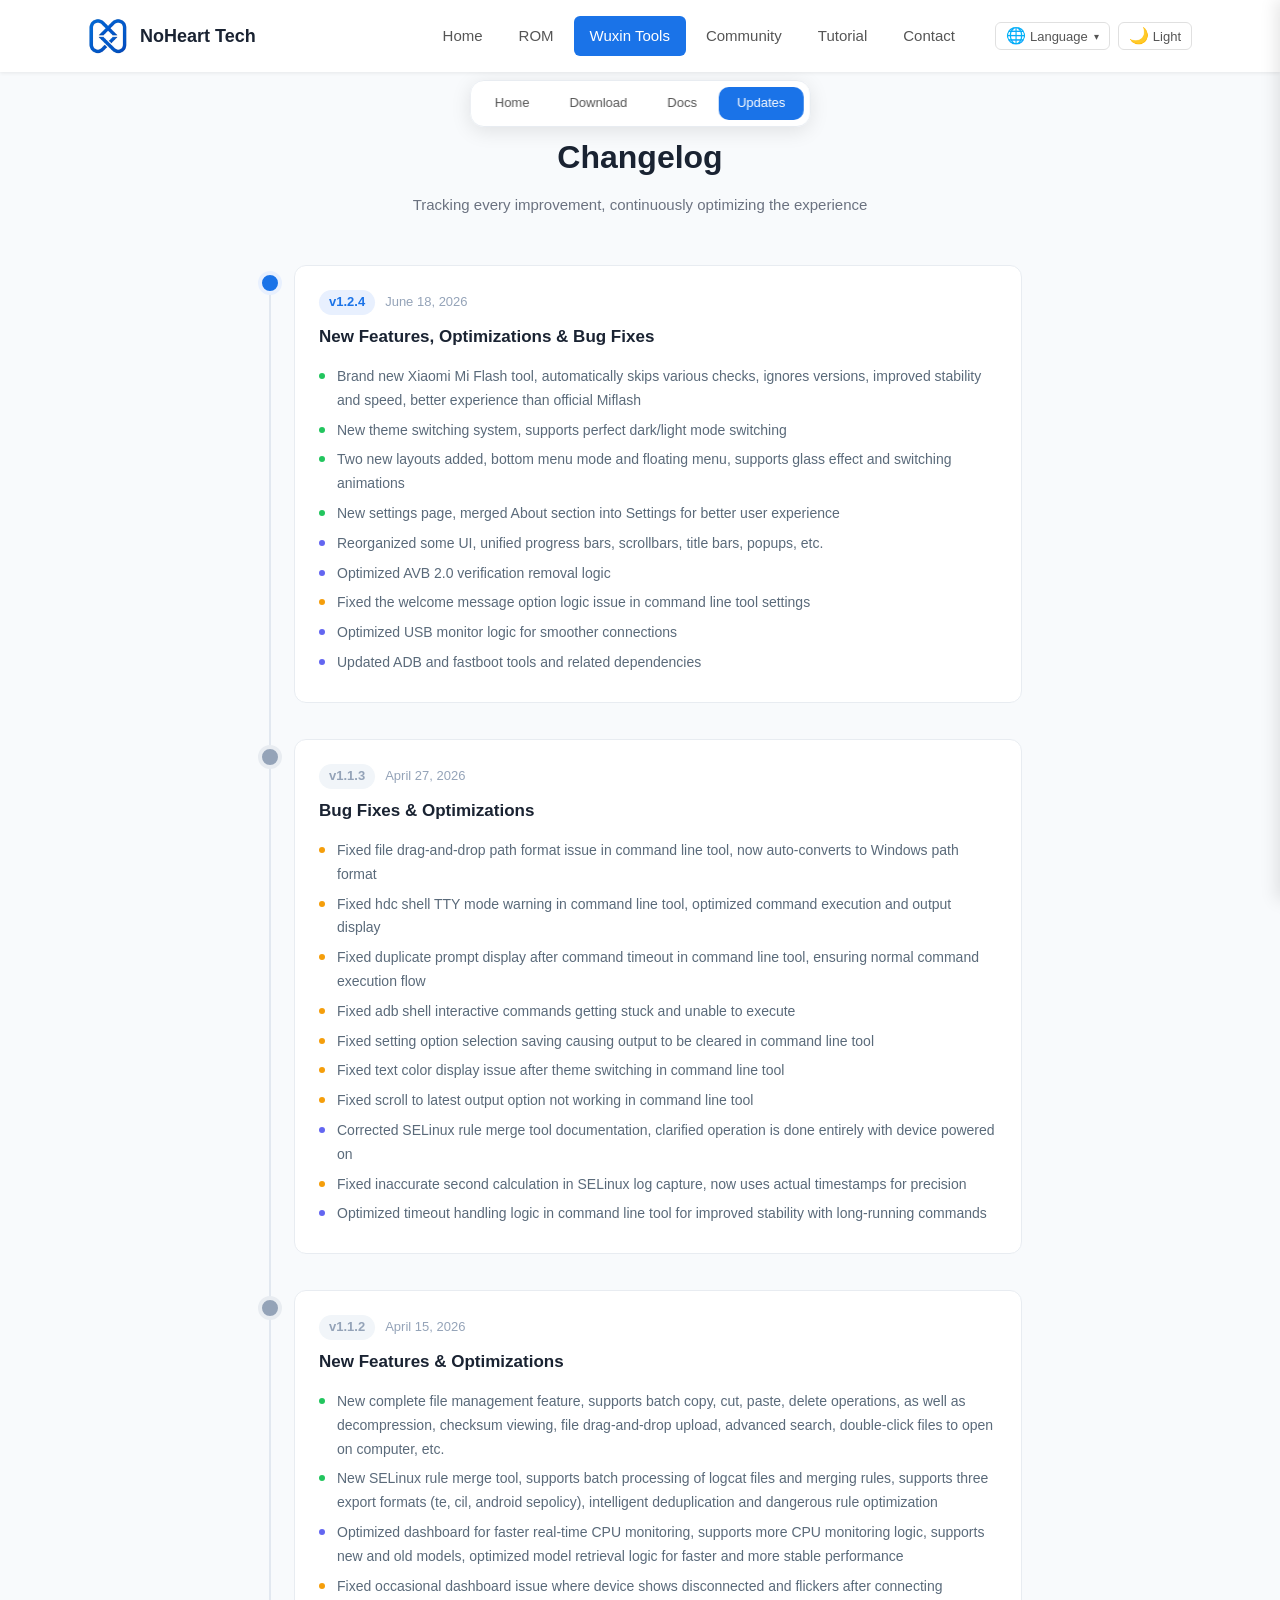
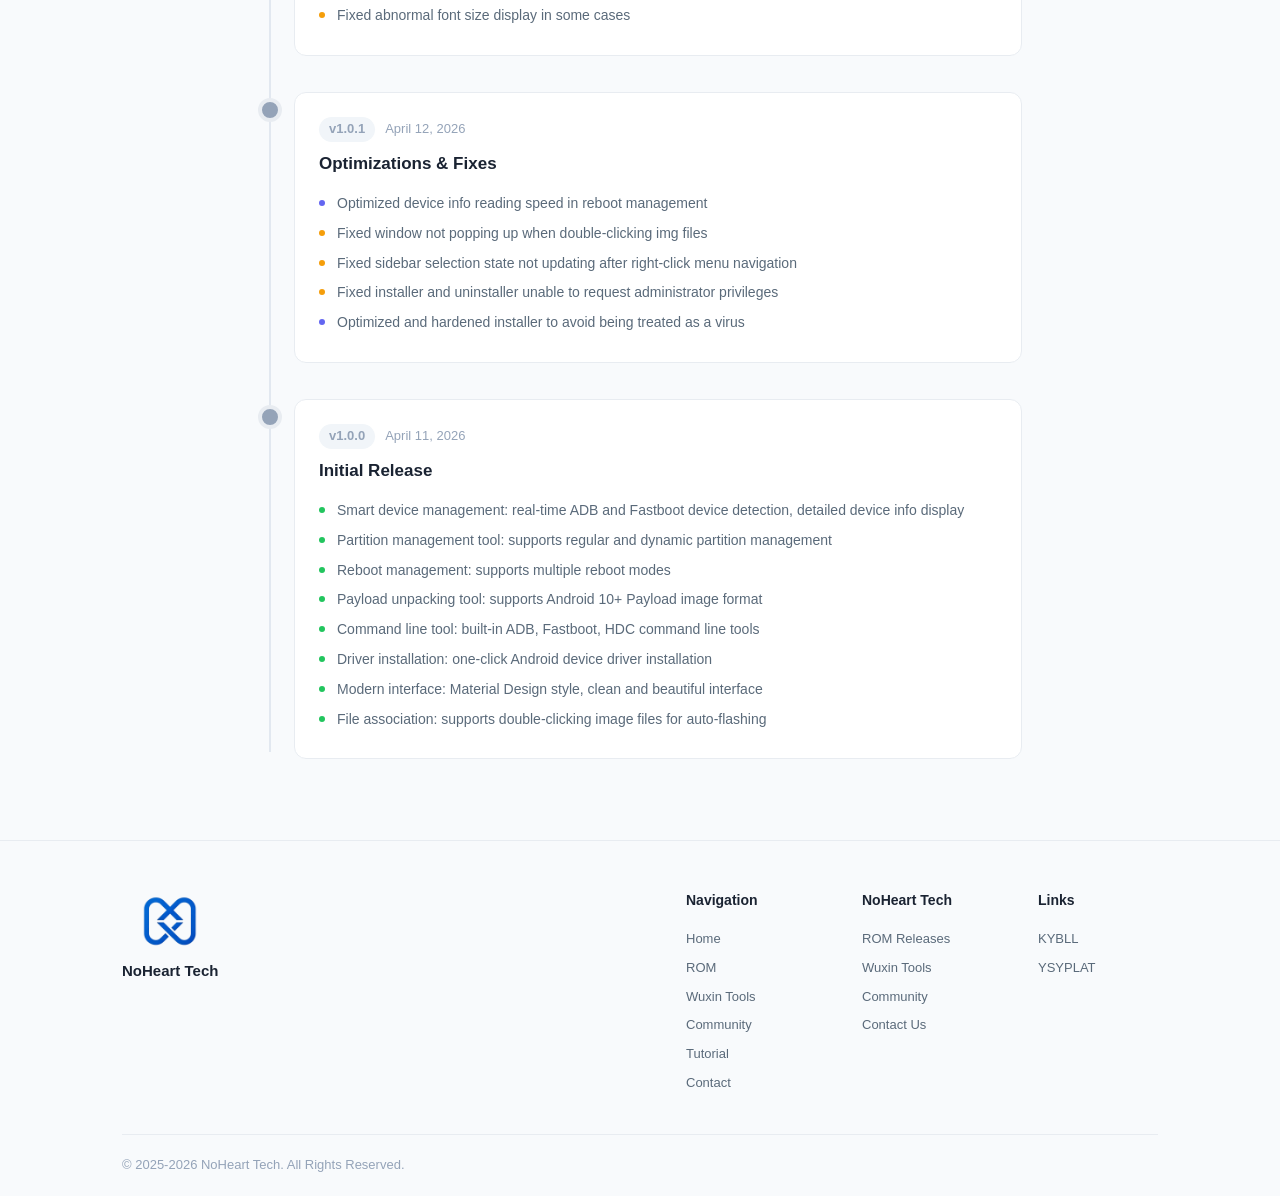
<file: tools/update.html>
<!DOCTYPE html>
<html lang="zh-CN">
<head>
    <meta charset="UTF-8">
    <meta name="viewport" content="width=device-width, initial-scale=1.0">
    <link rel="icon" href="../favicon.ico">
    <title data-en="Changelog | Wuxin Tools">更新日志 | 无心工具箱</title>
    <link rel="stylesheet" href="../static/css/style.css">
    <link rel="stylesheet" href="../static/css/header.css">
    <link rel="stylesheet" href="../static/css/update.css">
    <link rel="stylesheet" href="../static/css/footer.css">
    <link rel="stylesheet" href="../static/css/animations.css">
</head>
<body>
    <header class="header">
        <div class="header-container">
            <div class="logo-section">
                <img src="../favicon.ico" alt="没有心科技" class="logo-icon">
                <a href="../index.html" class="logo-text" data-en="NoHeart Tech">没有心科技</a>
            </div>
            <div class="menu-section">
                <nav class="main-menu">
                    <a href="../index.html" class="menu-item" data-en="Home">首页</a>
                    <a href="../rom/index.html" class="menu-item" data-en="ROM">ROM发布</a>
                    <a href="index.html" class="menu-item active" data-en="Wuxin Tools">无心工具箱</a>
                    <a href="#" class="menu-item" data-en="Community">社区论坛</a>
                    <a href="../docs/index.html" class="menu-item" data-en="Tutorial">教程文档</a>
                    <a href="../contact.html" class="menu-item" data-en="Contact">联系我们</a>
                </nav>
                <div class="custom-functions">
                    <button id="theme-toggle" class="theme-toggle btn-press" aria-label="切换主题">
                        <span class="theme-icon">🌙</span>
                        <span class="theme-text" data-en="Light">主题</span>
                    </button>
                    <button id="hamburger-btn" class="hamburger-btn btn-press" aria-label="打开菜单">
                        <span class="hamburger-line"></span>
                        <span class="hamburger-line"></span>
                        <span class="hamburger-line"></span>
                    </button>
                </div>
            </div>
        </div>
    </header>

    <div id="menu-overlay" class="menu-overlay"></div>
    <nav id="mobile-menu" class="mobile-menu">
        <div class="mobile-menu-header">
            <span class="mobile-menu-title" data-en="Menu">菜单</span>
            <button id="mobile-menu-close" class="mobile-menu-close btn-press" aria-label="关闭菜单">&times;</button>
        </div>
        <a href="../index.html" class="mobile-menu-item" data-en="Home">首页</a>
        <a href="../rom/index.html" class="mobile-menu-item" data-en="ROM">ROM发布</a>
        <a href="index.html" class="mobile-menu-item active" data-en="Wuxin Tools">无心工具箱</a>
        <a href="#" class="mobile-menu-item" data-en="Community">社区论坛</a>
        <a href="../docs/index.html" class="mobile-menu-item" data-en="Tutorial">教程文档</a>
        <a href="../contact.html" class="mobile-menu-item" data-en="Contact">联系我们</a>
        <span class="mobile-menu-sub-label" data-en="Tools">工具</span>
        <a href="../tools/index.html" class="mobile-menu-sub-item" data-en="Home">首页</a>
        <a href="../tools/download.html" class="mobile-menu-sub-item" data-en="Download">下载中心</a>
        <a href="../tools/doc/index.html" class="mobile-menu-sub-item" data-en="Docs">使用文档</a>
        <a href="../tools/update.html" class="mobile-menu-sub-item active" data-en="Updates">更新日志</a>
        <div class="mobile-menu-divider"></div>
        <button id="mobile-theme-toggle" class="mobile-theme-toggle btn-press">
            <span class="theme-icon">🌙</span>
            <span class="theme-text" data-en="Light">切换主题</span>
        </button>
    </nav>

    <!-- 无心工具箱子导航 -->
    <nav class="sub-nav">
        <div class="sub-nav-inner">
            <a href="../tools/index.html" class="sub-nav-item" data-en="Home">首页</a>
            <a href="../tools/download.html" class="sub-nav-item" data-en="Download">下载中心</a>
            <a href="../tools/doc/index.html" class="sub-nav-item" data-en="Docs">使用文档</a>
            <a href="../tools/update.html" class="sub-nav-item active" data-en="Updates">更新日志</a>
        </div>
    </nav>

    <main class="update-page">
        <section class="update-hero">
            <h1 class="update-hero-title hero-enter" data-en="Changelog">更新日志</h1>
            <p class="update-hero-subtitle hero-enter hero-enter-d1" data-en="Tracking every improvement, continuously optimizing the experience">记录每一次进步，持续优化体验</p>
        </section>

        <div class="update-container">
            <div class="timeline">
                <!-- v1.2.4 -->
                <div class="timeline-item anim anim-fade-up">
                    <div class="timeline-dot"></div>
                    <div class="timeline-card">
                        <div class="timeline-version">
                            <span class="timeline-version-tag">v1.2.4</span>
                            <span class="timeline-date" data-en="June 18, 2026">2026年6月18日</span>
                        </div>
                        <h3 class="timeline-title" data-en="New Features, Optimizations & Bug Fixes">功能新增与体验优化和问题修复</h3>
                        <ul class="timeline-list">
                            <li class="add" data-en="Brand new Xiaomi Mi Flash tool, automatically skips various checks, ignores versions, improved stability and speed, better experience than official Miflash">全新小米万能线刷，自动跳过各种检查，无视版本，稳定性与速度都有提升，比官方 Miflash 体验好</li>
                            <li class="add" data-en="New theme switching system, supports perfect dark/light mode switching">全新主题切换系统，支持深色浅色进行完美切换</li>
                            <li class="add" data-en="Two new layouts added, bottom menu mode and floating menu, supports glass effect and switching animations">全新增加两种布局，底部菜单模式和悬浮菜单，支持玻璃效果和切换动画</li>
                            <li class="add" data-en="New settings page, merged About section into Settings for better user experience">全新设置页面，将关于板块合并至设置页，更加符合使用体验</li>
                            <li class="change" data-en="Reorganized some UI, unified progress bars, scrollbars, title bars, popups, etc.">重新整理部分 UI，将进度条、滚动条、标题栏、弹窗等等基本完成统一</li>
                            <li class="change" data-en="Optimized AVB 2.0 verification removal logic">优化去除 AVB 2.0 检验逻辑</li>
                            <li class="fix" data-en="Fixed the welcome message option logic issue in command line tool settings">修复命令行工具设置显示欢迎语选项逻辑问题</li>
                            <li class="change" data-en="Optimized USB monitor logic for smoother connections">优化 USB 监控器逻辑，使得连接更加流畅</li>
                            <li class="change" data-en="Updated ADB and fastboot tools and related dependencies">更新 ADB 和 fastboot 工具和相关依赖</li>
                        </ul>
                    </div>
                </div>

                <!-- v1.1.3 -->
                <div class="timeline-item anim anim-fade-up anim-delay-1">
                    <div class="timeline-dot old"></div>
                    <div class="timeline-card">
                        <div class="timeline-version">
                            <span class="timeline-version-tag old">v1.1.3</span>
                            <span class="timeline-date" data-en="April 27, 2026">2026年4月27日</span>
                        </div>
                        <h3 class="timeline-title" data-en="Bug Fixes & Optimizations">问题修复与优化</h3>
                        <ul class="timeline-list">
                            <li class="fix" data-en="Fixed file drag-and-drop path format issue in command line tool, now auto-converts to Windows path format">修复命令行工具文件拖放路径格式问题，现在自动转换为 Windows 路径格式</li>
                            <li class="fix" data-en="Fixed hdc shell TTY mode warning in command line tool, optimized command execution and output display">修复命令行工具 hdc shell 不支持 TTY 模式的警告问题，优化命令执行和输出显示</li>
                            <li class="fix" data-en="Fixed duplicate prompt display after command timeout in command line tool, ensuring normal command execution flow">修复命令行工具中的命令超时后提示符重复显示的问题，确保命令执行流程正常</li>
                            <li class="fix" data-en="Fixed adb shell interactive commands getting stuck and unable to execute">修复命令行工具 adb shell 交互式命令卡住并且无法执行的问题</li>
                            <li class="fix" data-en="Fixed setting option selection saving causing output to be cleared in command line tool">修复命令行工具中的设置选项选择保存后会自动清空当前输出的问题</li>
                            <li class="fix" data-en="Fixed text color display issue after theme switching in command line tool">修复命令行工具中的主题切换导致文字颜色显示异常的问题</li>
                            <li class="fix" data-en="Fixed scroll to latest output option not working in command line tool">修复命令行工具中的滚动到最新输出选项不可用的问题</li>
                            <li class="change" data-en="Corrected SELinux rule merge tool documentation, clarified operation is done entirely with device powered on">修正 SELinux 合并规则工具的文档说明，明确全程在开机状态下操作</li>
                            <li class="fix" data-en="Fixed inaccurate second calculation in SELinux log capture, now uses actual timestamps for precision">修复 SELinux 日志抓取秒数计算不准确的问题，现在使用实际时间戳确保精确</li>
                            <li class="change" data-en="Optimized timeout handling logic in command line tool for improved stability with long-running commands">优化命令行工具的超时处理逻辑，提升长时间运行命令的稳定性</li>
                        </ul>
                    </div>
                </div>

                <!-- v1.1.2 -->
                <div class="timeline-item anim anim-fade-up anim-delay-2">
                    <div class="timeline-dot old"></div>
                    <div class="timeline-card">
                        <div class="timeline-version">
                            <span class="timeline-version-tag old">v1.1.2</span>
                            <span class="timeline-date" data-en="April 15, 2026">2026年4月15日</span>
                        </div>
                        <h3 class="timeline-title" data-en="New Features & Optimizations">新增功能与功能优化</h3>
                        <ul class="timeline-list">
                            <li class="add" data-en="New complete file management feature, supports batch copy, cut, paste, delete operations, as well as decompression, checksum viewing, file drag-and-drop upload, advanced search, double-click files to open on computer, etc.">新增完整的文件管理功能，支持批量操作复制、剪切、粘贴、删除等，同时支持解压缩、查看校验、文件拖拽上传、高级搜索、双击文件直接用电脑打开等</li>
                            <li class="add" data-en="New SELinux rule merge tool, supports batch processing of logcat files and merging rules, supports three export formats (te, cil, android sepolicy), intelligent deduplication and dangerous rule optimization">新增合并SELinux规则工具，支持批量处理logcat文件并合并规则，支持三种导出格式（te、cil、android sepolicy），支持智能去重和优化危险规则</li>
                            <li class="change" data-en="Optimized dashboard for faster real-time CPU monitoring, supports more CPU monitoring logic, supports new and old models, optimized model retrieval logic for faster and more stable performance">优化仪表盘功能，更快的CPU监控实时显示，同时支持更多CPU监控逻辑，支持新老机型，同时优化型号获取逻辑，更快更稳</li>
                            <li class="fix" data-en="Fixed occasional dashboard issue where device shows disconnected and flickers after connecting">修复偶现仪表盘连接设备后显示未连接并且抽搐的问题</li>
                            <li class="fix" data-en="Fixed abnormal font size display in some cases">修复部分情况下字体大小显示异常的问题</li>
                        </ul>
                    </div>
                </div>

                <!-- v1.0.1 -->
                <div class="timeline-item anim anim-fade-up anim-delay-3">
                    <div class="timeline-dot old"></div>
                    <div class="timeline-card">
                        <div class="timeline-version">
                            <span class="timeline-version-tag old">v1.0.1</span>
                            <span class="timeline-date" data-en="April 12, 2026">2026年4月12日</span>
                        </div>
                        <h3 class="timeline-title" data-en="Optimizations & Fixes">优化与修复</h3>
                        <ul class="timeline-list">
                            <li class="change" data-en="Optimized device info reading speed in reboot management">优化重启管理的读取设备信息速度</li>
                            <li class="fix" data-en="Fixed window not popping up when double-clicking img files">修复双击img文件时窗口不弹出的问题</li>
                            <li class="fix" data-en="Fixed sidebar selection state not updating after right-click menu navigation">修复右键菜单跳转后侧边栏选中状态不更新的问题</li>
                            <li class="fix" data-en="Fixed installer and uninstaller unable to request administrator privileges">修复安装程序和卸载程序无法申请管理员权限的问题</li>
                            <li class="change" data-en="Optimized and hardened installer to avoid being treated as a virus">优化和加固安装程序，避免被当病毒处理</li>
                        </ul>
                    </div>
                </div>

                <!-- v1.0.0 -->
                <div class="timeline-item anim anim-fade-up anim-delay-4">
                    <div class="timeline-dot old"></div>
                    <div class="timeline-card">
                        <div class="timeline-version">
                            <span class="timeline-version-tag old">v1.0.0</span>
                            <span class="timeline-date" data-en="April 11, 2026">2026年4月11日</span>
                        </div>
                        <h3 class="timeline-title" data-en="Initial Release">初始发布</h3>
                        <ul class="timeline-list">
                            <li class="add" data-en="Smart device management: real-time ADB and Fastboot device detection, detailed device info display">智能设备管理：实时检测ADB和Fastboot设备，显示详细设备信息</li>
                            <li class="add" data-en="Partition management tool: supports regular and dynamic partition management">分区管理工具：支持普通分区和动态分区管理</li>
                            <li class="add" data-en="Reboot management: supports multiple reboot modes">重启管理：支持多种重启模式</li>
                            <li class="add" data-en="Payload unpacking tool: supports Android 10+ Payload image format">Payload解包工具：支持Android 10+的Payload镜像格式</li>
                            <li class="add" data-en="Command line tool: built-in ADB, Fastboot, HDC command line tools">命令行工具：内置ADB、Fastboot、HDC三种命令行工具</li>
                            <li class="add" data-en="Driver installation: one-click Android device driver installation">驱动安装：一键安装Android设备驱动</li>
                            <li class="add" data-en="Modern interface: Material Design style, clean and beautiful interface">现代化界面：采用Material Design风格，界面简洁美观</li>
                            <li class="add" data-en="File association: supports double-clicking image files for auto-flashing">文件关联：支持双击镜像文件自动刷入</li>
                        </ul>
                    </div>
                </div>
            </div>
        </div>
    </main>

    <footer class="site-footer">
        <div class="footer-container">
            <div class="footer-main">
                <div class="footer-logo-side">
                    <img src="../favicon.ico" alt="没有心科技" class="footer-logo-img">
                    <span class="footer-logo-name" data-en="NoHeart Tech">没有心科技</span>
                </div>
                <div class="footer-links-side">
                    <div class="footer-col">
                        <h4 class="footer-col-title" data-en="Navigation">导航</h4>
                        <a href="../index.html" data-en="Home">首页</a>
                        <a href="../rom/index.html" data-en="ROM">ROM发布</a>
                        <a href="index.html" data-en="Wuxin Tools">无心工具箱</a>
                    <a href="#" data-en="Community">社区论坛</a>
                    <a href="../docs/index.html" data-en="Tutorial">教程文档</a>
                    <a href="../contact.html" data-en="Contact">联系我们</a>
                    </div>
                    <div class="footer-col">
                        <h4 class="footer-col-title" data-en="NoHeart Tech">没有心科技</h4>
                        <a href="https://wx.ysyplat.cn/rom" target="_blank" rel="noopener" data-en="ROM Releases">ROM发布</a>
                        <a href="https://wx.ysyplat.cn/tools" target="_blank" rel="noopener" data-en="Wuxin Tools">无心工具箱</a>
                        <a href="#" target="_blank" rel="noopener" data-en="Community">社区论坛</a>
                        <a href="../contact.html" target="_blank" rel="noopener" data-en="Contact Us">联系我们</a>
                    </div>
                    <div class="footer-col">
                        <h4 class="footer-col-title" data-en="Links">友情链接</h4>
                        <a href="https://www.kybll.cn/" target="_blank" rel="noopener" data-en="KYBLL">空雨不流泪</a>
                        <a href="https://www.ysyplat.com/" target="_blank" rel="noopener" data-en="YSYPLAT">屿笙云平台</a>
                    </div>
                </div>
            </div>
            <div class="footer-bottom">
                <p class="footer-copyright" data-en="&copy; 2025-2026 NoHeart Tech. All Rights Reserved.">&copy; 2025-2026 没有心科技. All Rights Reserved.</p>
                <div class="footer-beian" data-en=" ">
                    <a class="footer-icp" href="https://beian.miit.gov.cn/" target="_blank" rel="noopener">浙ICP备2023036308号-9</a>
                    <a class="footer-gabeian" href="http://www.beian.gov.cn/portal/registerSystemInfo?recordcode=33019202003173" target="_blank" rel="noopener">
                        <img src="../static/images/gabeian.png" alt="" class="gabeian-icon">浙公网安备33019202003173号
                    </a>
                </div>
            </div>
        </div>
    </footer>

    <script src="../static/js/theme.js"></script>
    <script src="../static/js/page-transition.js"></script>
    <script src="../static/js/animations.js"></script>
    <script src="../static/js/img-protect.js"></script>
    <script src="../static/js/config.js"></script>
    <script src="../static/js/i18n.js"></script>
</body>
</html>
</file>
<file: static/css/style.css>
/* 全局样式 */
* {
    margin: 0;
    padding: 0;
    box-sizing: border-box;
}

body {
    font-family: -apple-system, BlinkMacSystemFont, 'Segoe UI', 'Microsoft YaHei', sans-serif;
    min-height: 100vh;
    background-color: #f8fafc;
    color: #334155;
    line-height: 1.6;
    transition: background-color 0.2s ease, color 0.2s ease;
}

a {
    color: inherit;
    text-decoration: none;
}

/* 图片保护：禁止选中、拖拽 */
img {
    -webkit-user-select: none;
    -moz-user-select: none;
    user-select: none;
    -webkit-user-drag: none;
    pointer-events: none;
}

/* 暗色模式 */
body.dark-mode {
    background-color: #0d1117;
    color: #c9d1d9;
}

/* 语言切换加载动画 */
.lang-loading-overlay {
    position: fixed;
    top: 0;
    left: 0;
    width: 100%;
    height: 100%;
    background: #f8fafc;
    display: flex;
    flex-direction: column;
    align-items: center;
    justify-content: center;
    z-index: 99999;
    opacity: 0;
    pointer-events: none;
    transition: opacity 0.3s ease;
}
body.dark-mode .lang-loading-overlay {
    background: #0d1117;
}
.lang-loading-overlay.active {
    opacity: 1;
    pointer-events: auto;
}
.lang-loading-overlay.fade-out {
    opacity: 0;
    pointer-events: none;
}
.lang-loading-spinner {
    width: 40px;
    height: 40px;
    border: 4px solid #e8ecf1;
    border-top-color: #1a73e8;
    border-radius: 50%;
    animation: lang-spin 0.8s linear infinite;
}
body.dark-mode .lang-loading-spinner {
    border-color: #2a3140;
    border-top-color: #4da3ff;
}
@keyframes lang-spin {
    to { transform: rotate(360deg); }
}
.lang-loading-text {
    margin-top: 16px;
    font-size: 15px;
    color: #5a6a7a;
    font-weight: 500;
}
body.dark-mode .lang-loading-text {
    color: #8896a6;
}

/* ===== Page Transition Overlay ===== */
.page-transition-overlay {
    position: fixed;
    top: 0;
    left: 0;
    width: 100%;
    height: 100%;
    background: #f8fafc;
    z-index: 99999;
    pointer-events: none;
    opacity: 0;
    transition: opacity 0.3s ease;
}
body.dark-mode .page-transition-overlay {
    background: #0d1117;
}
.page-transition-overlay.active {
    opacity: 1;
    pointer-events: auto;
}

/* ===== Scrollbar ===== */
</file>
<file: static/css/header.css>
/* 页首样式 */
.header {
    background-color: #fff;
    box-shadow: 0 1px 4px rgba(0, 0, 0, 0.08);
    padding: 16px 0;
    position: sticky;
    top: 0;
    z-index: 1000;
}

.header-container {
    max-width: 1200px;
    margin: 0 auto;
    padding: 0 48px;
    display: flex;
    align-items: center;
    justify-content: space-between;
}

.logo-section {
    display: flex;
    align-items: center;
    gap: 12px;
}

.logo-icon {
    width: 40px;
    height: 40px;
    object-fit: contain;
}

.logo-text {
    font-size: 18px;
    font-weight: 700;
    color: #1a2332;
}

.menu-section {
    display: flex;
    align-items: center;
    gap: 24px;
}

.main-menu {
    display: flex;
    gap: 4px;
}

.menu-item {
    color: #555;
    font-size: 15px;
    font-weight: 500;
    padding: 8px 16px;
    border-radius: 6px;
    transition: all 0.2s ease;
}

.menu-item:hover {
    background-color: #f0f4f8;
    color: #1a73e8;
}

.menu-item.active {
    background-color: #1a73e8;
    color: #fff;
}

.custom-functions {
    display: flex;
    align-items: center;
    gap: 8px;
}

.theme-toggle {
    display: flex;
    align-items: center;
    gap: 4px;
    padding: 5px 10px;
    border: 1px solid #e0e0e0;
    border-radius: 6px;
    background-color: #fff;
    color: #555;
    font-size: 12px;
    cursor: pointer;
    transition: all 0.2s ease;
}

.theme-toggle:hover {
    background: var(--btn-hover-bg);
    border-color: var(--accent-color);
}

/* 语言下拉 */
.lang-dropdown {
    position: relative;
    display: inline-block;
}

.lang-dropdown-trigger {
    display: flex;
    align-items: center;
    gap: 4px;
    padding: 5px 10px;
    border: 1px solid #e0e0e0;
    border-radius: 6px;
    background-color: #fff;
    color: #555;
    font-size: 12px;
    cursor: pointer;
    transition: all 0.2s ease;
    font-family: inherit;
}

.lang-dropdown-trigger:hover {
    background: var(--btn-hover-bg);
    border-color: var(--accent-color);
}

.lang-arrow {
    font-size: 10px;
    margin-left: 2px;
    transition: transform 0.2s ease;
}

.lang-dropdown.open .lang-arrow {
    transform: rotate(180deg);
}

.lang-dropdown-menu {
    position: absolute;
    top: calc(100% + 6px);
    right: 0;
    min-width: 120px;
    background: #fff;
    border: 1px solid #e8ecf1;
    border-radius: 8px;
    box-shadow: 0 8px 24px rgba(0,0,0,0.12);
    opacity: 0;
    visibility: hidden;
    transform: translateY(-4px);
    transition: all 0.2s ease;
    z-index: 999;
    overflow: hidden;
}

.lang-dropdown.open .lang-dropdown-menu {
    opacity: 1;
    visibility: visible;
    transform: translateY(0);
}

.lang-dropdown-item {
    display: block;
    padding: 10px 16px;
    font-size: 13px;
    color: #333;
    text-decoration: none;
    cursor: pointer;
    transition: background 0.15s ease;
}

.lang-dropdown-item:hover {
    background: #f0f4f8;
}

.lang-dropdown-item.lang-active {
    color: #1a73e8;
    font-weight: 600;
    background: #f0f4f8;
}

/* 悬浮子导航（独立圆角卡片，不延展） */
.sub-nav {
    display: flex;
    justify-content: center;
    position: fixed;
    top: 80px;
    left: 50%;
    transform: translateX(-50%);
    z-index: 998;
    pointer-events: none;
    transition: transform 0.35s cubic-bezier(0.4, 0, 0.2, 1), opacity 0.35s cubic-bezier(0.4, 0, 0.2, 1);
}

.sub-nav.sub-nav-hidden {
    transform: translateX(-50%) translateY(-24px);
    opacity: 0;
    pointer-events: none;
}

.sub-nav-inner {
    display: flex;
    gap: 4px;
    background: rgba(255, 255, 255, 0.92);
    backdrop-filter: blur(12px);
    -webkit-backdrop-filter: blur(12px);
    border: 1px solid #e8ecf1;
    border-radius: 14px;
    padding: 6px;
    box-shadow: 0 4px 20px rgba(0, 0, 0, 0.1);
    pointer-events: auto;
}

.sub-nav-item {
    padding: 6px 18px;
    border-radius: 10px;
    font-size: 13px;
    font-weight: 500;
    color: #555;
    text-decoration: none;
    transition: all 0.15s ease;
    white-space: nowrap;
}

.sub-nav-item:hover {
    background-color: #f0f4f8;
    color: #1a73e8;
}

.sub-nav-item.active {
    background-color: #1a73e8;
    color: #fff;
}

body.dark-mode .sub-nav-inner {
    background: rgba(30, 30, 30, 0.92);
    border-color: #2a3140;
    box-shadow: 0 4px 20px rgba(0, 0, 0, 0.4);
}

body.dark-mode .sub-nav-item {
    color: #b0b0b0;
}

body.dark-mode .sub-nav-item:hover {
    background-color: #2a2a2a;
    color: #4da3ff;
}

body.dark-mode .sub-nav-item.active {
    background-color: #1a73e8;
    color: #fff;
}

@media (max-width: 850px) {
    .sub-nav {
        display: none;
    }
}

.theme-icon,
.lang-icon {
    font-size: 16px;
    line-height: 1;
}

.theme-text,
.lang-text {
    font-size: 13px;
    line-height: 1;
}

/* 汉堡菜单按钮 - 默认隐藏 */
.hamburger-btn {
    display: none;
    flex-direction: column;
    justify-content: center;
    align-items: center;
    gap: 5px;
    width: 36px;
    height: 36px;
    padding: 6px;
    border: 1px solid #e0e0e0;
    border-radius: 6px;
    background-color: #fff;
    cursor: pointer;
    transition: all 0.2s ease;
}

.hamburger-btn:hover {
    border-color: #1a73e8;
}

.hamburger-line {
    display: block;
    width: 18px;
    height: 2px;
    background-color: #555;
    border-radius: 1px;
    transition: all 0.3s ease;
}

/* 侧滑菜单 */
.menu-overlay {
    display: none;
    position: fixed;
    inset: 0;
    background-color: rgba(0, 0, 0, 0.4);
    z-index: 1999;
    opacity: 0;
    transition: opacity 0.3s ease;
}

.menu-overlay.active {
    display: block;
    opacity: 1;
}

.mobile-menu {
    position: fixed;
    top: 0;
    right: -280px;
    width: 280px;
    height: 100vh;
    background-color: #fff;
    box-shadow: -4px 0 16px rgba(0, 0, 0, 0.1);
    z-index: 2000;
    transition: right 0.3s ease;
    overflow-y: auto;
    padding: 0 0 24px;
}

.mobile-menu.active {
    right: 0;
}

.mobile-menu-header {
    display: flex;
    align-items: center;
    justify-content: space-between;
    padding: 16px 20px;
    border-bottom: 1px solid #eee;
}

.mobile-menu-title {
    font-size: 16px;
    font-weight: 700;
    color: #1a2332;
}

.mobile-menu-close {
    width: 32px;
    height: 32px;
    border: none;
    background: none;
    font-size: 22px;
    color: #666;
    cursor: pointer;
    border-radius: 6px;
    display: flex;
    align-items: center;
    justify-content: center;
    transition: all 0.2s ease;
}

.mobile-menu-close:hover {
    background-color: #f0f0f0;
    color: #333;
}

.mobile-menu-item {
    display: block;
    padding: 14px 20px;
    color: #333;
    font-size: 15px;
    font-weight: 500;
    transition: all 0.2s ease;
    border-left: 3px solid transparent;
}

.mobile-menu-item:hover {
    background-color: #f0f4f8;
    color: #1a73e8;
}

.mobile-menu-item.active {
    color: #1a73e8;
    border-left-color: #1a73e8;
    background-color: #f0f4f8;
}

.mobile-menu-divider {
    height: 1px;
    background-color: #eee;
    margin: 8px 20px;
}

.mobile-menu-sub-label {
    display: block;
    padding: 10px 20px 4px;
    font-size: 11px;
    font-weight: 600;
    color: #94a3b8;
    text-transform: uppercase;
    letter-spacing: 0.5px;
}

.mobile-menu-sub-item {
    display: block;
    padding: 10px 20px 10px 32px;
    color: #555;
    font-size: 14px;
    font-weight: 400;
    transition: all 0.2s ease;
    border-left: 3px solid transparent;
}

.mobile-menu-sub-item:hover {
    background-color: #f0f4f8;
    color: #1a73e8;
}

.mobile-menu-sub-item.active {
    color: #1a73e8;
    border-left-color: #1a73e8;
    background-color: #f0f4f8;
}

.mobile-theme-toggle {
    display: flex;
    align-items: center;
    gap: 8px;
    width: calc(100% - 40px);
    margin: 0 20px;
    padding: 12px 16px;
    border: 1px solid #e0e0e0;
    border-radius: 8px;
    background-color: #fff;
    color: #555;
    font-size: 14px;
    cursor: pointer;
    transition: all 0.2s ease;
}

.mobile-theme-toggle:hover {
    border-color: #1a73e8;
    color: #1a73e8;
}

/* 暗色模式 */
body.dark-mode .header {
    background-color: #1e1e1e;
    box-shadow: 0 1px 4px rgba(0, 0, 0, 0.3);
}

body.dark-mode .logo-text {
    color: #e0e0e0;
}

body.dark-mode .menu-item {
    color: #b0b0b0;
}

body.dark-mode .menu-item:hover {
    background-color: #2a2a2a;
    color: #4da3ff;
}

body.dark-mode .menu-item.active {
    background-color: #1a73e8;
    color: #fff;
}

body.dark-mode .theme-toggle {
    border-color: #444;
    background-color: #1e1e1e;
    color: #b0b0b0;
}

body.dark-mode .theme-toggle:hover {
    border-color: #4da3ff;
    color: #4da3ff;
}

body.dark-mode .lang-dropdown-trigger {
    border-color: #444;
    background-color: #1e1e1e;
    color: #b0b0b0;
}

body.dark-mode .lang-dropdown-trigger:hover {
    border-color: #4da3ff;
    color: #4da3ff;
}

body.dark-mode .lang-dropdown-menu {
    background: #1e1e1e;
    border-color: #2a3140;
    box-shadow: 0 8px 24px rgba(0,0,0,0.3);
}

body.dark-mode .lang-dropdown-item {
    color: #c8d1dc;
}

body.dark-mode .lang-dropdown-item:hover {
    background: #252d3a;
}

body.dark-mode .lang-dropdown-item.lang-active {
    color: #4da3ff;
    background: #252d3a;
}

body.dark-mode .hamburger-btn {
    border-color: #444;
    background-color: #1e1e1e;
}

body.dark-mode .hamburger-btn:hover {
    border-color: #4da3ff;
}

body.dark-mode .hamburger-line {
    background-color: #b0b0b0;
}

body.dark-mode .mobile-menu {
    background-color: #1e1e1e;
    box-shadow: -4px 0 16px rgba(0, 0, 0, 0.4);
}

body.dark-mode .mobile-menu-header {
    border-bottom-color: #2a3140;
}

body.dark-mode .mobile-menu-title {
    color: #e0e0e0;
}

body.dark-mode .mobile-menu-close {
    color: #b0b0b0;
}

body.dark-mode .mobile-menu-close:hover {
    background-color: #2a2a2a;
    color: #e0e0e0;
}

body.dark-mode .mobile-menu-item {
    color: #c8d1dc;
}

body.dark-mode .mobile-menu-item:hover {
    background-color: #252d3a;
    color: #4da3ff;
}

body.dark-mode .mobile-menu-item.active {
    color: #4da3ff;
    border-left-color: #4da3ff;
    background-color: #252d3a;
}

body.dark-mode .mobile-menu-divider {
    background-color: #2a3140;
}

body.dark-mode .mobile-menu-sub-label {
    color: #5a6a7a;
}

body.dark-mode .mobile-menu-sub-item {
    color: #8896a6;
}

body.dark-mode .mobile-menu-sub-item:hover {
    background-color: #252d3a;
    color: #4da3ff;
}

body.dark-mode .mobile-menu-sub-item.active {
    color: #4da3ff;
    border-left-color: #4da3ff;
    background-color: #252d3a;
}

body.dark-mode .mobile-theme-toggle {
    border-color: #2a3140;
    background-color: #1e1e1e;
    color: #b0b0b0;
}

body.dark-mode .mobile-theme-toggle:hover {
    border-color: #4da3ff;
    color: #4da3ff;
}

/* 移动端响应式 */
@media (max-width: 850px) {
    .header-container {
        padding: 0 20px;
    }

    .main-menu {
        display: none;
    }

    .theme-toggle {
        display: none;
    }

    .hamburger-btn {
        display: flex;
    }

    .logo-text {
        font-size: 16px;
    }

    .logo-icon {
        width: 32px;
        height: 32px;
    }
}
</file>
<file: static/css/footer.css>
/* 页脚 */
.site-footer {
    background-color: #f8fafc;
    border-top: 1px solid #e8ecf1;
    padding: 48px 0 0;
}

.footer-container {
    max-width: 1100px;
    margin: 0 auto;
    padding: 0 32px;
}

.footer-main {
    display: flex;
    gap: 64px;
    padding-bottom: 36px;
    border-bottom: 1px solid #e8ecf1;
    justify-content: space-between;
}

.footer-logo-side {
    display: flex;
    flex-direction: column;
    align-items: center;
    gap: 10px;
    flex-shrink: 0;
    padding-top: 4px;
}

.footer-logo-img {
    width: 56px;
    height: 56px;
    object-fit: contain;
}

.footer-logo-name {
    font-size: 15px;
    font-weight: 700;
    color: #1a2332;
    white-space: nowrap;
}

.footer-links-side {
    display: flex;
    gap: 56px;
    flex-wrap: wrap;
    justify-content: flex-end;
}

.footer-col {
    min-width: 120px;
}

.footer-col-title {
    font-size: 14px;
    font-weight: 700;
    color: #1a2332;
    margin: 0 0 14px;
}

.footer-col a {
    display: block;
    font-size: 13px;
    color: #5a6a7a;
    text-decoration: none;
    padding: 4px 0;
    transition: color 0.15s ease;
}

.footer-col a:hover {
    color: #1a73e8;
}

.footer-bottom {
    display: flex;
    align-items: center;
    justify-content: space-between;
    padding: 20px 0;
    flex-wrap: wrap;
    gap: 8px;
}

.footer-copyright {
    font-size: 13px;
    color: #94a3b8;
    margin: 0;
}

.footer-icp {
    font-size: 13px;
    color: #94a3b8;
    text-decoration: none;
    transition: color 0.15s ease;
}

.footer-icp:hover {
    color: #5a6a7a;
}

.footer-beian {
    display: flex;
    align-items: center;
    gap: 16px;
    flex-wrap: wrap;
}

.footer-gabeian {
    font-size: 13px;
    color: #94a3b8;
    text-decoration: none;
    transition: color 0.15s ease;
    display: inline-flex;
    align-items: center;
    gap: 4px;
}

.footer-gabeian:hover {
    color: #5a6a7a;
}

.gabeian-icon {
    width: 14px;
    height: 14px;
    flex-shrink: 0;
}

/* 暗色模式 */
body.dark-mode .site-footer {
    background-color: #0d1117;
    border-top-color: #1e2530;
}

body.dark-mode .footer-main {
    border-bottom-color: #1e2530;
}

body.dark-mode .footer-logo-name {
    color: #e2e8f0;
}

body.dark-mode .footer-col-title {
    color: #e2e8f0;
}

body.dark-mode .footer-col a {
    color: #8896a6;
}

body.dark-mode .footer-col a:hover {
    color: #4da3ff;
}

body.dark-mode .footer-copyright {
    color: #4a5568;
}

body.dark-mode .footer-icp {
    color: #4a5568;
}

body.dark-mode .footer-icp:hover {
    color: #8896a6;
}

body.dark-mode .footer-gabeian {
    color: #4a5568;
}

body.dark-mode .footer-gabeian:hover {
    color: #8896a6;
}

/* 响应式 */
@media (max-width: 768px) {
    .footer-main {
        flex-direction: column;
        gap: 28px;
    }

    .footer-logo-side {
        flex-direction: row;
        gap: 12px;
    }

    .footer-logo-img {
        width: 40px;
        height: 40px;
    }

    .footer-links-side {
        gap: 32px 48px;
    }

    .footer-bottom {
        flex-direction: column;
        align-items: flex-start;
        gap: 4px;
    }
}

@media (max-width: 480px) {
    .footer-container {
        padding: 0 20px;
    }

    .footer-links-side {
        gap: 24px 36px;
    }
}
</file>
<file: static/css/animations.css>
/* ===== 全局动画系统 ===== */
/* 仅使用 transform 和 opacity，保证 GPU 加速、零重排 */

/* --- 关键帧 --- */
@keyframes fadeInUp {
    from { opacity: 0; transform: translateY(24px); }
    to   { opacity: 1; transform: translateY(0); }
}

@keyframes fadeIn {
    from { opacity: 0; }
    to   { opacity: 1; }
}

@keyframes scaleIn {
    from { opacity: 0; transform: scale(0.92); }
    to   { opacity: 1; transform: scale(1); }
}

@keyframes slideInLeft {
    from { opacity: 0; transform: translateX(-24px); }
    to   { opacity: 1; transform: translateX(0); }
}

@keyframes slideInRight {
    from { opacity: 0; transform: translateX(24px); }
    to   { opacity: 1; transform: translateX(0); }
}

/* --- 滚动触发动画基类 --- */
.anim {
    opacity: 0;
    will-change: transform, opacity;
}

.anim.visible {
    animation-fill-mode: both;
}

.anim-fade-up.visible    { animation: fadeInUp 0.5s ease-out both; }
.anim-fade.visible       { animation: fadeIn 0.4s ease-out both; }
.anim-scale.visible      { animation: scaleIn 0.4s ease-out both; }
.anim-slide-left.visible { animation: slideInLeft 0.5s ease-out both; }
.anim-slide-right.visible{ animation: slideInRight 0.5s ease-out both; }

/* 交错延迟 */
.anim-delay-1 { animation-delay: 0.08s !important; }
.anim-delay-2 { animation-delay: 0.16s !important; }
.anim-delay-3 { animation-delay: 0.24s !important; }
.anim-delay-4 { animation-delay: 0.32s !important; }
.anim-delay-5 { animation-delay: 0.40s !important; }

/* --- 按钮按压反馈 --- */
.btn-press {
    transition: transform 0.15s ease, box-shadow 0.15s ease;
}

.btn-press:active {
    transform: scale(0.96) !important;
}

/* --- Hero 入场 --- */
.hero-enter {
    opacity: 0;
    animation: fadeInUp 0.6s ease-out both;
}

.hero-enter-d1 { animation-delay: 0.1s; }
.hero-enter-d2 { animation-delay: 0.2s; }
.hero-enter-d3 { animation-delay: 0.3s; }
.hero-enter-d4 { animation-delay: 0.4s; }

/* --- 弹窗增强 --- */
.modal-enter {
    transition: opacity 0.25s ease, visibility 0.25s ease, transform 0.25s cubic-bezier(0.16, 1, 0.3, 1);
}

/* --- 卡片悬浮微动 --- */
.card-lift {
    transition: transform 0.25s ease, box-shadow 0.25s ease, border-color 0.25s ease;
}

.card-lift:hover {
    transform: translateY(-3px);
}

/* --- 减弱动画偏好 --- */
@media (prefers-reduced-motion: reduce) {
    .anim,
    .anim.visible,
    .hero-enter {
        animation: none !important;
        opacity: 1 !important;
        transform: none !important;
    }

    .btn-press:active {
        transform: none !important;
    }

    .card-lift:hover {
        transform: none !important;
    }
}
</file>
<file: static/css/banner.css>
/* Banner样式 */
.banner {
    padding: 100px 0;
    background-color: #f8fafc;
}

.banner-container {
    max-width: 1200px;
    margin: 0 auto;
    padding: 0 48px 0 98px;
    display: flex;
    align-items: center;
    gap: 48px;
}

/* 左侧预览区 */
.banner-left {
    flex: 1;
    min-width: 0;
    display: flex;
    align-items: center;
    justify-content: center;
}

.banner-preview-img {
    max-width: 100%;
    height: auto;
    border-radius: 10px;
    box-shadow: 0 4px 20px rgba(0, 0, 0, 0.08), 0 1px 4px rgba(0, 0, 0, 0.04);
    border: 1px solid #e2e8f0;
    display: block;
    object-fit: contain;
}

/* 无图片时的占位样式 */
.banner-preview-placeholder {
    width: 100%;
    aspect-ratio: 16 / 10;
    border-radius: 10px;
    background: linear-gradient(145deg, #eef2f7 0%, #dfe6ee 100%);
    border: 1px solid #d0d8e2;
    display: flex;
    flex-direction: column;
    align-items: center;
    justify-content: center;
    gap: 12px;
    color: #94a3b8;
}

.banner-preview-placeholder svg {
    width: 48px;
    height: 48px;
    opacity: 0.5;
}

.banner-preview-placeholder span {
    font-size: 14px;
    font-weight: 500;
}

/* 右侧内容区 */
.banner-right {
    flex: 1;
    min-width: 0;
}

.banner-title {
    font-size: 36px;
    font-weight: 700;
    color: #0f172a;
    margin-bottom: 14px;
    line-height: 1.3;
    letter-spacing: -0.02em;
}

.banner-desc {
    font-size: 15px;
    color: #64748b;
    margin-bottom: 20px;
    line-height: 1.7;
    max-width: 440px;
}

.banner-update {
    font-size: 13px;
    color: #94a3b8;
    margin-bottom: 32px;
    display: flex;
    align-items: center;
    gap: 6px;
}

.banner-update::before {
    content: '';
    display: inline-block;
    width: 6px;
    height: 6px;
    border-radius: 50%;
    background-color: #22c55e;
}

/* 按钮区 */
.banner-buttons {
    display: flex;
    gap: 14px;
    flex-wrap: wrap;
}

.btn-help {
    padding: 11px 28px;
    background-color: #fff;
    color: #334155;
    text-decoration: none;
    border-radius: 8px;
    font-weight: 600;
    font-size: 15px;
    transition: all 0.2s ease;
    border: 1px solid #d0d8e2;
}

.btn-help:hover {
    background-color: #f8fafc;
    border-color: #94a3b8;
    box-shadow: 0 2px 8px rgba(0, 0, 0, 0.06);
}

.btn-download {
    padding: 11px 28px;
    background-color: #1a73e8;
    color: #fff;
    text-decoration: none;
    border-radius: 8px;
    font-weight: 600;
    font-size: 15px;
    transition: all 0.2s ease;
    border: 1px solid #1a73e8;
}

.btn-download:hover {
    background-color: #1565c0;
    border-color: #1565c0;
    box-shadow: 0 2px 12px rgba(26, 115, 232, 0.25);
}

/* 暗色模式 */
body.dark-mode .banner {
    background-color: #161b22;
    border-bottom-color: #2a3140;
}

body.dark-mode .banner-preview-img {
    box-shadow: 0 4px 20px rgba(0, 0, 0, 0.3);
    border-color: #2a3140;
}

body.dark-mode .banner-preview-placeholder {
    background: linear-gradient(145deg, #1e2530 0%, #252d3a 100%);
    border-color: #2a3140;
    color: #4a5568;
}

body.dark-mode .banner-title {
    color: #e2e8f0;
}

body.dark-mode .banner-desc {
    color: #8b9ab5;
}

body.dark-mode .banner-update {
    color: #64748b;
}

body.dark-mode .btn-help {
    background-color: #1e2530;
    color: #c8d1dc;
    border-color: #2a3140;
}

body.dark-mode .btn-help:hover {
    background-color: #252d3a;
    border-color: #3a4563;
    box-shadow: 0 2px 8px rgba(0, 0, 0, 0.2);
}

/* 小屏幕预览图移到文字下方 */
@media (max-width: 970px) {
    .banner-container {
        flex-direction: column-reverse;
        text-align: center;
        padding: 0 24px;
    }

    .banner-left {
        flex: none;
        width: 100%;
        max-width: 480px;
        margin: 0 auto;
    }

    .banner-right {
        width: 100%;
    }

    .banner-buttons {
        justify-content: center;
    }

    .banner-update {
        justify-content: center;
    }

    .banner-desc {
        max-width: none;
    }
}

/* 响应式 */
@media (max-width: 968px) {
    .banner-container {
        flex-direction: column-reverse;
        text-align: center;
        padding: 0 24px;
    }

    .banner-left {
        flex: none;
        width: 100%;
        max-width: 100%;
        margin: 0 auto;
    }

    .banner-right {
        width: 100%;
    }

    .banner-buttons {
        justify-content: center;
    }

    .banner-title {
        font-size: 26px;
    }

    .banner-desc {
        max-width: none;
    }

    .banner-update {
        justify-content: center;
    }
}

@media (max-width: 768px) {
    .banner {
        padding: 40px 0 56px;
    }

    .banner-container {
        padding: 0 20px;
        gap: 28px;
    }

    .banner-title {
        font-size: 22px;
    }

    .banner-desc {
        font-size: 14px;
    }

    .banner-preview-img {
        max-height: 45vh;
        object-fit: contain;
    }

    .btn-help,
    .btn-download {
        padding: 10px 20px;
        font-size: 14px;
    }
}

@media (max-width: 480px) {
    .banner {
        padding: 32px 0 48px;
    }

    .banner-container {
        padding: 0 16px;
        gap: 24px;
    }

    .banner-title {
        font-size: 20px;
    }

    .banner-desc {
        font-size: 13px;
    }

    .banner-preview-img {
        max-height: 38vh;
        object-fit: contain;
    }

    .btn-help,
    .btn-download {
        padding: 9px 16px;
        font-size: 13px;
    }

    .banner-buttons {
        gap: 10px;
    }
}

/* 极小屏幕 */
@media (max-width: 360px) {
    .banner {
        padding: 28px 0 40px;
    }

    .banner-container {
        padding: 0 16px;
        gap: 0;
    }

    .banner-title {
        font-size: 18px;
    }

    .banner-desc {
        font-size: 12px;
    }

    .banner-preview-img {
        max-height: 32vh;
        object-fit: contain;
    }

    .btn-help,
    .btn-download {
        padding: 8px 14px;
        font-size: 12px;
    }
}
</file>
<file: static/css/dashboard.css>
/* 仪表盘展示区 */
.dashboard {
    padding: 80px 0;
    background-color: #fff;
}

.dashboard-container {
    max-width: 1200px;
    margin: 0 auto;
    padding: 0 48px;
}

.dashboard-header {
    text-align: center;
    margin-bottom: 48px;
}

.dashboard-title {
    font-size: 32px;
    font-weight: 700;
    color: #1a2332;
    margin: 0 0 12px;
}

.dashboard-subtitle {
    font-size: 16px;
    color: #6b7280;
    margin: 0;
}

.dashboard-body {
    display: flex;
    align-items: center;
    gap: 48px;
}

/* 介绍文字 */
.dashboard-intro {
    flex: 1;
    min-width: 0;
}

.dashboard-intro p {
    font-size: 16px;
    line-height: 1.8;
    color: #3a4556;
    margin: 0 0 20px;
}

.dashboard-intro p:last-child {
    margin-bottom: 0;
}

.dashboard-intro strong {
    color: #0d9488;
    font-weight: 600;
}

/* 预览图 */
.dashboard-preview {
    flex: 1.1;
    min-width: 0;
}

.dashboard-preview .preview-img {
    max-width: 100%;
    height: auto;
    border-radius: 12px;
    display: block;
    object-fit: contain;
}

/* 暗色模式 */
body.dark-mode .dashboard {
    background-color: #1a1a1a;
}

body.dark-mode .dashboard-title {
    color: #e0e0e0;
}

body.dark-mode .dashboard-subtitle {
    color: #8896a6;
}

body.dark-mode .dashboard-intro p {
    color: #b0bcc8;
}

body.dark-mode .dashboard-intro strong {
    color: #2dd4bf;
}

/* 响应式 */
@media (max-width: 970px) {
    .dashboard-body {
        flex-direction: column;
        align-items: center;
    }

    .dashboard-intro {
        width: 100%;
    }

    .dashboard-preview {
        width: 100%;
        max-width: 520px;
    }
}

@media (max-width: 768px) {
    .dashboard {
        padding: 56px 0;
    }

    .dashboard-container {
        padding: 0 20px;
    }

    .dashboard-header {
        margin-bottom: 36px;
    }

    .dashboard-title {
        font-size: 26px;
    }

    .dashboard-subtitle {
        font-size: 14px;
    }

    .dashboard-intro p {
        font-size: 15px;
        line-height: 1.75;
    }
}

@media (max-width: 480px) {
    .dashboard {
        padding: 40px 0;
    }

    .dashboard-container {
        padding: 0 16px;
    }

    .dashboard-header {
        margin-bottom: 28px;
    }

    .dashboard-title {
        font-size: 22px;
    }

    .dashboard-intro p {
        font-size: 14px;
        line-height: 1.7;
    }
}
</file>
<file: static/css/partition.css>
/* 分区管理展示区 */
.partition {
    padding: 80px 0;
    background-color: #f8fafc;
}

.partition-container {
    max-width: 1200px;
    margin: 0 auto;
    padding: 0 48px;
}

.partition-header {
    text-align: center;
    margin-bottom: 48px;
}

.partition-title {
    font-size: 32px;
    font-weight: 700;
    color: #1a2332;
    margin: 0 0 12px;
}

.partition-subtitle {
    font-size: 16px;
    color: #6b7280;
    margin: 0;
}

.partition-body {
    display: flex;
    align-items: center;
    gap: 48px;
}

/* 幻灯片 */
.partition-slideshow {
    flex: 1.1;
    min-width: 0;
    position: relative;
    align-self: stretch;
    display: flex;
    flex-direction: column;
    justify-content: center;
}

.slideshow-wrapper {
    position: relative;
    overflow: hidden;
    border-radius: 12px;
}

.slide {
    display: none;
}

.slide.active {
    display: block;
}

.slide-img {
    max-width: 100%;
    height: auto;
    display: block;
    object-fit: contain;
    border-radius: 12px;
}

.slide-placeholder {
    width: 100%;
    aspect-ratio: 4 / 3;
    background-color: #e8ecf1;
    border: 2px dashed #cbd5e1;
    border-radius: 12px;
    display: flex;
    flex-direction: column;
    align-items: center;
    justify-content: center;
    gap: 12px;
    color: #94a3b8;
}

.slide-placeholder svg {
    width: 56px;
    height: 56px;
}

.slide-placeholder span {
    font-size: 14px;
}

/* 箭头 */
.slide-arrow {
    position: absolute;
    top: 50%;
    transform: translateY(-50%);
    width: 40px;
    height: 40px;
    border: none;
    border-radius: 50%;
    background-color: rgba(255, 255, 255, 0.9);
    color: #555;
    font-size: 22px;
    cursor: pointer;
    display: flex;
    align-items: center;
    justify-content: center;
    box-shadow: 0 2px 8px rgba(0, 0, 0, 0.12);
    transition: all 0.2s ease;
    z-index: 10;
}

.slide-arrow:hover {
    background-color: #fff;
    color: #1a73e8;
    box-shadow: 0 2px 12px rgba(0, 0, 0, 0.18);
}

.slide-prev {
    left: 12px;
}

.slide-next {
    right: 12px;
}

/* 圆点指示器 */
.slide-dots {
    display: flex;
    justify-content: center;
    gap: 8px;
    margin-top: 16px;
}

.dot {
    width: 8px;
    height: 8px;
    border-radius: 50%;
    background-color: #cbd5e1;
    cursor: pointer;
    transition: all 0.2s ease;
}

.dot.active {
    background-color: #1a73e8;
    width: 20px;
    border-radius: 4px;
}

/* 功能卡片 */
.partition-accordion {
    flex: 1;
    min-width: 0;
    display: flex;
    flex-direction: column;
    gap: 8px;
}

.feature-card {
    border: 1px solid #e8ecf1;
    border-radius: 10px;
    background-color: #fff;
    padding: 18px 20px;
    flex: 1;
    display: flex;
    flex-direction: column;
    justify-content: center;
    transition: border-color 0.2s ease;
}

.feature-card:hover {
    border-color: #1a73e8;
}

.feature-card-title {
    font-size: 16px;
    font-weight: 600;
    color: #1a2332;
    margin: 0 0 8px;
}

.feature-card-desc {
    font-size: 14px;
    line-height: 1.6;
    color: #5a6a7a;
    margin: 0;
}

.feature-card-desc strong {
    color: #0d9488;
    font-weight: 600;
}

/* 暗色模式 */
body.dark-mode .partition {
    background-color: #151515;
}

body.dark-mode .partition-title {
    color: #e0e0e0;
}

body.dark-mode .partition-subtitle {
    color: #8896a6;
}

body.dark-mode .slide-placeholder {
    background-color: #252d3a;
    border-color: #3a4563;
    color: #5a6a80;
}

body.dark-mode .slide-arrow {
    background-color: rgba(30, 30, 30, 0.9);
    color: #b0b0b0;
}

body.dark-mode .slide-arrow:hover {
    background-color: #2a2a2a;
    color: #4da3ff;
}

body.dark-mode .dot {
    background-color: #3a4563;
}

body.dark-mode .dot.active {
    background-color: #4da3ff;
}

body.dark-mode .feature-card {
    background-color: #1e1e1e;
    border-color: #2a3140;
}

body.dark-mode .feature-card:hover {
    border-color: #4da3ff;
}

body.dark-mode .feature-card-title {
    color: #d0d8e4;
}

body.dark-mode .feature-card-desc {
    color: #8896a6;
}

body.dark-mode .feature-card-desc strong {
    color: #2dd4bf;
}

/* 响应式 */
@media (max-width: 970px) {
    .partition-body {
        flex-direction: column;
        align-items: center;
    }

    .partition-slideshow {
        width: 100%;
        max-width: 520px;
        margin: 0 auto;
    }

    .partition-accordion {
        width: 100%;
    }
}

@media (max-width: 768px) {
    .partition {
        padding: 56px 0;
    }

    .partition-container {
        padding: 0 20px;
    }

    .partition-header {
        margin-bottom: 36px;
    }

    .partition-title {
        font-size: 26px;
    }

    .partition-subtitle {
        font-size: 14px;
    }

    .partition-slideshow {
        margin: 0 auto;
    }

    .slideshow-wrapper {
        text-align: center;
    }

    .slide-img {
        margin: 0 auto;
    }

    .feature-card {
        padding: 14px 16px;
    }

    .feature-card-title {
        font-size: 15px;
    }

    .feature-card-desc {
        font-size: 13px;
    }
}

@media (max-width: 480px) {
    .partition {
        padding: 40px 0;
    }

    .partition-container {
        padding: 0 16px;
    }

    .partition-header {
        margin-bottom: 28px;
    }

    .partition-title {
        font-size: 22px;
    }

    .slide-arrow {
        width: 32px;
        height: 32px;
        font-size: 18px;
    }

    .feature-card {
        padding: 12px 14px;
    }

    .feature-card-title {
        font-size: 14px;
    }

    .feature-card-desc {
        font-size: 13px;
        line-height: 1.6;
    }
}
</file>
<file: static/css/filemanager.css>
/* 文件管理展示区 */
.filemanager {
    padding: 80px 0;
    background-color: #f8fafc;
}

.filemanager-container {
    max-width: 1200px;
    margin: 0 auto;
    padding: 0 48px;
}

.filemanager-header {
    text-align: center;
    margin-bottom: 48px;
}

.filemanager-title {
    font-size: 32px;
    font-weight: 700;
    color: #1a2332;
    margin: 0 0 12px;
}

.filemanager-subtitle {
    font-size: 16px;
    color: #6b7280;
    margin: 0;
}

.filemanager-body {
    display: flex;
    align-items: center;
    gap: 48px;
}

/* 介绍文字 */
.filemanager-intro {
    flex: 1;
    min-width: 0;
}

.filemanager-intro p {
    font-size: 16px;
    line-height: 1.8;
    color: #3a4556;
    margin: 0 0 20px;
}

.filemanager-intro p:last-child {
    margin-bottom: 0;
}

.filemanager-intro strong {
    color: #0d9488;
    font-weight: 600;
}

/* 预览图 */
.filemanager-preview {
    flex: 1.1;
    min-width: 0;
}

.filemanager-preview .preview-img {
    max-width: 100%;
    height: auto;
    border-radius: 12px;
    display: block;
    object-fit: contain;
}

.filemanager-preview-placeholder {
    width: 100%;
    aspect-ratio: 4 / 3;
    background-color: #fff;
    border: 2px dashed #cbd5e1;
    border-radius: 12px;
    display: flex;
    flex-direction: column;
    align-items: center;
    justify-content: center;
    gap: 12px;
    color: #94a3b8;
}

.filemanager-preview-placeholder svg {
    width: 56px;
    height: 56px;
}

.filemanager-preview-placeholder span {
    font-size: 14px;
}

/* 暗色模式 */
body.dark-mode .filemanager {
    background-color: #141414;
}

body.dark-mode .filemanager-title {
    color: #e0e0e0;
}

body.dark-mode .filemanager-subtitle {
    color: #8896a6;
}

body.dark-mode .filemanager-intro p {
    color: #b0bcc8;
}

body.dark-mode .filemanager-intro strong {
    color: #2dd4bf;
}

body.dark-mode .filemanager-preview-placeholder {
    background-color: #252d3a;
    border-color: #3a4563;
    color: #5a6a80;
}

/* 响应式 */
@media (max-width: 970px) {
    .filemanager-body {
        flex-direction: column;
        align-items: center;
    }

    .filemanager-intro {
        width: 100%;
    }

    .filemanager-preview {
        width: 100%;
        max-width: 520px;
    }
}

@media (max-width: 768px) {
    .filemanager {
        padding: 56px 0;
    }

    .filemanager-container {
        padding: 0 20px;
    }

    .filemanager-header {
        margin-bottom: 36px;
    }

    .filemanager-title {
        font-size: 26px;
    }

    .filemanager-subtitle {
        font-size: 14px;
    }

    .filemanager-intro p {
        font-size: 15px;
        line-height: 1.75;
    }
}

@media (max-width: 480px) {
    .filemanager {
        padding: 40px 0;
    }

    .filemanager-container {
        padding: 0 16px;
    }

    .filemanager-header {
        margin-bottom: 28px;
    }

    .filemanager-title {
        font-size: 22px;
    }

    .filemanager-intro p {
        font-size: 14px;
        line-height: 1.7;
    }
}
</file>
<file: static/css/extensions.css>
/* 功能扩展展示区 */
.extensions {
    padding: 80px 0;
    background-color: #fff;
}

.extensions-container {
    max-width: 1200px;
    margin: 0 auto;
    padding: 0 48px;
}

.extensions-header {
    text-align: center;
    margin-bottom: 48px;
}

.extensions-title {
    font-size: 32px;
    font-weight: 700;
    color: #1a2332;
    margin: 0 0 12px;
}

.extensions-subtitle {
    font-size: 16px;
    color: #6b7280;
    margin: 0;
}

.extensions-body {
    display: flex;
    align-items: center;
    gap: 48px;
}

/* 幻灯片区域 */
.extensions-slideshow {
    flex: 1.1;
    min-width: 0;
    position: relative;
    align-self: stretch;
    display: flex;
    flex-direction: column;
    justify-content: center;
}

/* 功能介绍列表 */
.extensions-intro {
    flex: 1;
    min-width: 0;
    display: flex;
    flex-direction: column;
    gap: 8px;
}

.ext-item {
    border: 1px solid #e8ecf1;
    border-radius: 10px;
    background-color: #f8fafc;
    padding: 14px 18px;
    flex: 1;
    display: flex;
    flex-direction: column;
    justify-content: center;
    transition: border-color 0.2s ease;
}

.ext-item:hover {
    border-color: #1a73e8;
}

.ext-item-title {
    font-size: 15px;
    font-weight: 600;
    color: #1a2332;
    margin: 0 0 4px;
}

.ext-item-desc {
    font-size: 13px;
    line-height: 1.55;
    color: #5a6a7a;
    margin: 0;
}

.ext-item-desc strong {
    color: #0d9488;
    font-weight: 600;
}

/* 暗色模式 */
body.dark-mode .extensions {
    background-color: #1a1a1a;
}

body.dark-mode .extensions-title {
    color: #e0e0e0;
}

body.dark-mode .extensions-subtitle {
    color: #8896a6;
}

body.dark-mode .ext-item {
    background-color: #1e1e1e;
    border-color: #2a3140;
}

body.dark-mode .ext-item:hover {
    border-color: #4da3ff;
}

body.dark-mode .ext-item-title {
    color: #d0d8e4;
}

body.dark-mode .ext-item-desc {
    color: #8896a6;
}

body.dark-mode .ext-item-desc strong {
    color: #2dd4bf;
}

/* 响应式 */
@media (max-width: 970px) {
    .extensions-body {
        flex-direction: column;
        align-items: center;
    }

    .extensions-slideshow {
        width: 100%;
        max-width: 520px;
        margin: 0 auto;
    }

    .extensions-intro {
        width: 100%;
    }
}

@media (max-width: 768px) {
    .extensions {
        padding: 56px 0;
    }

    .extensions-container {
        padding: 0 20px;
    }

    .extensions-header {
        margin-bottom: 36px;
    }

    .extensions-title {
        font-size: 26px;
    }

    .extensions-subtitle {
        font-size: 14px;
    }

    .extensions-slideshow {
        margin: 0 auto;
    }

    .slideshow-wrapper {
        text-align: center;
    }

    .slide-img {
        margin: 0 auto;
    }

    .ext-item {
        padding: 10px 14px;
    }

    .ext-item-title {
        font-size: 14px;
    }

    .ext-item-desc {
        font-size: 12px;
    }
}

@media (max-width: 480px) {
    .extensions {
        padding: 40px 0;
    }

    .extensions-container {
        padding: 0 16px;
    }

    .extensions-header {
        margin-bottom: 28px;
    }

    .extensions-title {
        font-size: 22px;
    }

    .ext-item {
        padding: 8px 12px;
    }

    .ext-item-title {
        font-size: 13px;
    }

    .ext-item-desc {
        font-size: 12px;
        line-height: 1.5;
    }
}
</file>
<file: static/css/features.css>
/* 特色功能展示区 */
.features {
    padding: 80px 0;
    background-color: #f8fafc;
}

.features-container {
    max-width: 1200px;
    margin: 0 auto;
    padding: 0 48px;
}

.features-header {
    text-align: center;
    margin-bottom: 48px;
}

.features-title {
    font-size: 32px;
    font-weight: 700;
    color: #1a2332;
    margin: 0 0 12px;
}

.features-subtitle {
    font-size: 16px;
    color: #6b7280;
    margin: 0;
}

/* 网格布局 */
.features-grid {
    display: grid;
    grid-template-columns: repeat(2, 1fr);
    gap: 24px;
}

/* 功能卡片 */
.feat-card {
    background-color: #fff;
    border: 1px solid #e8ecf1;
    border-radius: 12px;
    padding: 28px 24px;
    position: relative;
    transition: border-color 0.2s ease, box-shadow 0.2s ease;
}

.feat-card:hover {
    border-color: #1a73e8;
    box-shadow: 0 4px 16px rgba(26, 115, 232, 0.08);
}

/* 编号 */
.feat-num {
    font-size: 40px;
    font-weight: 800;
    color: #e8ecf1;
    line-height: 1;
    margin-bottom: 8px;
    user-select: none;
}

.feat-card:hover .feat-num {
    color: #1a73e8;
    opacity: 0.15;
}

/* 卡片标题 */
.feat-card-title {
    font-size: 18px;
    font-weight: 700;
    color: #1a2332;
    margin: 0 0 16px;
}

/* 功能列表 */
.feat-list {
    list-style: none;
    padding: 0;
    margin: 0;
}

.feat-list li {
    font-size: 14px;
    line-height: 1.65;
    color: #4a5568;
    padding: 4px 0;
    border-bottom: 1px solid #f1f5f9;
}

.feat-list li:last-child {
    border-bottom: none;
}

.feat-list li strong {
    color: #0d9488;
    font-weight: 600;
}

/* 彩蛋卡片特殊样式 */
.feat-card-accent {
    background: linear-gradient(135deg, #f0f9ff 0%, #f8fafc 100%);
    border-color: #bfdbfe;
}

.feat-card-accent .feat-num {
    color: #bfdbfe;
}

/* 暗色模式 */
body.dark-mode .features {
    background-color: #141414;
}

body.dark-mode .features-title {
    color: #e0e0e0;
}

body.dark-mode .features-subtitle {
    color: #8896a6;
}

body.dark-mode .feat-card {
    background-color: #1e1e1e;
    border-color: #2a3140;
}

body.dark-mode .feat-card:hover {
    border-color: #4da3ff;
    box-shadow: 0 4px 16px rgba(77, 163, 255, 0.08);
}

body.dark-mode .feat-num {
    color: #2a3140;
}

body.dark-mode .feat-card:hover .feat-num {
    color: #4da3ff;
    opacity: 0.2;
}

body.dark-mode .feat-card-title {
    color: #d0d8e4;
}

body.dark-mode .feat-list li {
    color: #8896a6;
    border-bottom-color: #252d3a;
}

body.dark-mode .feat-list li strong {
    color: #2dd4bf;
}

body.dark-mode .feat-card-accent {
    background: linear-gradient(135deg, #1a2540 0%, #1e1e1e 100%);
    border-color: #2a3a55;
}

body.dark-mode .feat-card-accent .feat-num {
    color: #2a3a55;
}

/* 响应式 */
@media (max-width: 970px) {
    .features-grid {
        grid-template-columns: 1fr;
        gap: 20px;
    }
}

@media (max-width: 768px) {
    .features {
        padding: 56px 0;
    }

    .features-container {
        padding: 0 20px;
    }

    .features-header {
        margin-bottom: 36px;
    }

    .features-title {
        font-size: 26px;
    }

    .features-subtitle {
        font-size: 14px;
    }

    .feat-card {
        padding: 20px 18px;
    }

    .feat-num {
        font-size: 32px;
    }

    .feat-card-title {
        font-size: 16px;
    }

    .feat-list li {
        font-size: 13px;
    }
}

@media (max-width: 480px) {
    .features {
        padding: 40px 0;
    }

    .features-container {
        padding: 0 16px;
    }

    .features-header {
        margin-bottom: 28px;
    }

    .features-title {
        font-size: 22px;
    }

    .feat-card {
        padding: 16px 14px;
    }

    .feat-num {
        font-size: 28px;
    }

    .feat-card-title {
        font-size: 15px;
        margin-bottom: 12px;
    }

    .feat-list li {
        font-size: 12px;
        line-height: 1.6;
    }
}
</file>
<file: static/css/doc.css>
/* 文档中心样式 */
.doc-page {
    min-height: 100vh;
    background-color: #f8fafc;
}

/* ===== 文档头部 ===== */
.doc-hero {
    padding: 80px 0 60px;
    background: linear-gradient(135deg, #1a73e8 0%, #1565c0 100%);
    color: #fff;
    text-align: center;
}

.doc-hero-title {
    font-size: 36px;
    font-weight: 700;
    margin: 0 0 12px;
    letter-spacing: -0.02em;
}

.doc-hero-subtitle {
    font-size: 16px;
    color: rgba(255, 255, 255, 0.8);
    margin: 0;
}

/* ===== 搜索栏 ===== */
.doc-search-wrap {
    max-width: 520px;
    margin: 28px auto 0;
    position: relative;
}

.doc-search {
    width: 100%;
    padding: 12px 20px 12px 44px;
    border: none;
    border-radius: 10px;
    font-size: 15px;
    background-color: rgba(255, 255, 255, 0.95);
    color: #1a2332;
    outline: none;
    box-shadow: 0 4px 16px rgba(0, 0, 0, 0.1);
    transition: box-shadow 0.2s ease;
}

.doc-search:focus {
    box-shadow: 0 4px 20px rgba(0, 0, 0, 0.18);
}

.doc-search::placeholder {
    color: #94a3b8;
}

.doc-search-icon {
    position: absolute;
    left: 16px;
    top: 50%;
    transform: translateY(-50%);
    color: #94a3b8;
    font-size: 16px;
    pointer-events: none;
}

/* ===== 文档主体 ===== */
.doc-main {
    max-width: 1200px;
    margin: 0 auto;
    padding: 48px 48px 80px;
    display: flex;
    gap: 40px;
}

/* ===== 侧边导航 ===== */
.doc-sidebar {
    width: 240px;
    flex-shrink: 0;
    position: sticky;
    top: 80px;
    align-self: flex-start;
    max-height: calc(100vh - 100px);
    overflow-y: auto;
}

.doc-nav-group {
    margin-bottom: 24px;
}

.doc-nav-group-title {
    font-size: 13px;
    font-weight: 600;
    color: #94a3b8;
    text-transform: uppercase;
    letter-spacing: 0.05em;
    margin: 0 0 10px;
    padding: 0 12px;
}

.doc-nav-list {
    list-style: none;
    margin: 0;
    padding: 0;
}

.doc-nav-list li {
    margin-bottom: 2px;
}

.doc-nav-link {
    display: block;
    padding: 8px 12px;
    font-size: 14px;
    color: #5a6a7a;
    text-decoration: none;
    border-radius: 6px;
    transition: all 0.15s ease;
}

.doc-nav-link:hover {
    background-color: #eef2f7;
    color: #1a73e8;
}

.doc-nav-link.active {
    background-color: #e8f0fe;
    color: #1a73e8;
    font-weight: 600;
}

/* ===== 文档内容区 ===== */
.doc-content {
    flex: 1;
    min-width: 0;
}

/* ===== 快速入口卡片 ===== */
.doc-quick-grid {
    display: grid;
    grid-template-columns: repeat(3, 1fr);
    gap: 20px;
    margin-bottom: 48px;
}

.doc-quick-card {
    background-color: #fff;
    border: 1px solid #e8ecf1;
    border-radius: 12px;
    padding: 24px 20px;
    text-decoration: none;
    color: inherit;
    transition: all 0.2s ease;
    display: flex;
    flex-direction: column;
    gap: 8px;
}

.doc-quick-card:hover {
    border-color: #1a73e8;
    box-shadow: 0 4px 16px rgba(26, 115, 232, 0.1);
    transform: translateY(-2px);
}

.doc-quick-icon {
    width: 40px;
    height: 40px;
    border-radius: 10px;
    background-color: #e8f0fe;
    display: flex;
    align-items: center;
    justify-content: center;
    font-size: 20px;
    color: #1a73e8;
}

.doc-quick-card h3 {
    font-size: 16px;
    font-weight: 600;
    color: #1a2332;
    margin: 0;
}

.doc-quick-card p {
    font-size: 13px;
    color: #6b7280;
    margin: 0;
    line-height: 1.5;
}

/* ===== 文档章节 ===== */
.doc-section {
    margin-bottom: 40px;
}

.doc-section-title {
    font-size: 22px;
    font-weight: 700;
    color: #1a2332;
    margin: 0 0 16px;
    padding-bottom: 12px;
    border-bottom: 2px solid #e8ecf1;
}

.doc-section-title .doc-anchor {
    color: #1a73e8;
    font-size: 14px;
    margin-left: 8px;
    text-decoration: none;
    opacity: 0;
    transition: opacity 0.15s ease;
}

.doc-section-title:hover .doc-anchor {
    opacity: 1;
}

.doc-section h3 {
    font-size: 17px;
    font-weight: 600;
    color: #1a2332;
    margin: 20px 0 10px;
}

.doc-section p {
    font-size: 15px;
    line-height: 1.8;
    color: #3a4556;
    margin: 0 0 16px;
}

.doc-section ul,
.doc-section ol {
    padding-left: 24px;
    margin: 0 0 16px;
}

.doc-section li {
    font-size: 15px;
    line-height: 1.8;
    color: #3a4556;
    margin-bottom: 4px;
}

.doc-section strong {
    color: #1a2332;
    font-weight: 600;
}

.doc-section code {
    background-color: #f1f5f9;
    padding: 2px 6px;
    border-radius: 4px;
    font-size: 13px;
    color: #e11d48;
    font-family: 'Cascadia Code', 'Fira Code', Consolas, monospace;
}

.doc-section pre {
    background-color: #1e293b;
    color: #e2e8f0;
    padding: 16px 20px;
    border-radius: 10px;
    overflow-x: auto;
    margin: 0 0 16px;
    font-size: 13px;
    line-height: 1.6;
    font-family: 'Cascadia Code', 'Fira Code', Consolas, monospace;
}

.doc-section pre code {
    background: none;
    padding: 0;
    color: inherit;
    font-size: inherit;
}

/* ===== 提示框 ===== */
.doc-tip {
    padding: 14px 18px;
    border-radius: 8px;
    margin: 0 0 16px;
    font-size: 14px;
    line-height: 1.6;
}

.doc-tip-info {
    background-color: #eff6ff;
    border-left: 3px solid #1a73e8;
    color: #1e40af;
}

.doc-tip-warn {
    background-color: #fffbeb;
    border-left: 3px solid #f59e0b;
    color: #92400e;
}

.doc-tip-danger {
    background-color: #fef2f2;
    border-left: 3px solid #ef4444;
    color: #991b1b;
}

/* ===== 暗色模式 ===== */
body.dark-mode .doc-page {
    background-color: #0d1117;
}

body.dark-mode .doc-hero {
    background: linear-gradient(135deg, #1565c0 0%, #0d47a1 100%);
}

body.dark-mode .doc-hero-title {
    color: #fff;
}

body.dark-mode .doc-hero-subtitle {
    color: rgba(255, 255, 255, 0.7);
}

body.dark-mode .doc-search {
    background-color: #1e2530;
    color: #e2e8f0;
    box-shadow: 0 4px 16px rgba(0, 0, 0, 0.3);
}

body.dark-mode .doc-search:focus {
    box-shadow: 0 4px 20px rgba(0, 0, 0, 0.4);
}

body.dark-mode .doc-search::placeholder {
    color: #64748b;
}

body.dark-mode .doc-search-icon {
    color: #64748b;
}

body.dark-mode .doc-sidebar::-webkit-scrollbar-track {
    background-color: #0d1117;
}

body.dark-mode .doc-nav-group-title {
    color: #64748b;
}

body.dark-mode .doc-nav-link {
    color: #8896a6;
}

body.dark-mode .doc-nav-link:hover {
    background-color: #1e2530;
    color: #4da3ff;
}

body.dark-mode .doc-nav-link.active {
    background-color: #1a2744;
    color: #4da3ff;
}

body.dark-mode .doc-quick-card {
    background-color: #161b22;
    border-color: #2a3140;
}

body.dark-mode .doc-quick-card:hover {
    border-color: #4da3ff;
    box-shadow: 0 4px 16px rgba(77, 163, 255, 0.1);
}

body.dark-mode .doc-quick-icon {
    background-color: #1a2744;
    color: #4da3ff;
}

body.dark-mode .doc-quick-card h3 {
    color: #e2e8f0;
}

body.dark-mode .doc-quick-card p {
    color: #8896a6;
}

body.dark-mode .doc-section-title {
    color: #e2e8f0;
    border-bottom-color: #2a3140;
}

body.dark-mode .doc-section h3 {
    color: #e2e8f0;
}

body.dark-mode .doc-section p,
body.dark-mode .doc-section li {
    color: #b0bcc8;
}

body.dark-mode .doc-section strong {
    color: #e2e8f0;
}

body.dark-mode .doc-section code {
    background-color: #1e2530;
    color: #f472b6;
}

body.dark-mode .doc-section pre {
    background-color: #0d1117;
    border: 1px solid #2a3140;
}

body.dark-mode .doc-tip-info {
    background-color: #0d1b3e;
    border-left-color: #4da3ff;
    color: #93c5fd;
}

body.dark-mode .doc-tip-warn {
    background-color: #2a1f0a;
    border-left-color: #f59e0b;
    color: #fcd34d;
}

body.dark-mode .doc-tip-danger {
    background-color: #2a0f0f;
    border-left-color: #ef4444;
    color: #fca5a5;
}

/* ===== 响应式 ===== */
@media (max-width: 970px) {
    .doc-hero {
        padding: 60px 24px 48px;
    }

    .doc-main {
        padding: 36px 24px 60px;
        flex-direction: column;
    }

    .doc-sidebar {
        display: none;
    }

    .doc-quick-grid {
        grid-template-columns: repeat(2, 1fr);
    }
}

@media (max-width: 768px) {
    .doc-hero {
        padding: 56px 20px 44px;
    }

    .doc-hero-title {
        font-size: 26px;
    }

    .doc-hero-subtitle {
        font-size: 14px;
    }

    .doc-search-wrap {
        max-width: 100%;
        margin-top: 20px;
    }

    .doc-main {
        padding: 28px 20px 48px;
    }

    .doc-quick-grid {
        grid-template-columns: 1fr;
        gap: 16px;
        margin-bottom: 36px;
    }

    .doc-section-title {
        font-size: 18px;
    }

    .doc-section h3 {
        font-size: 16px;
    }

    .doc-section p,
    .doc-section li {
        font-size: 14px;
    }
}

@media (max-width: 480px) {
    .doc-hero {
        padding: 40px 16px 32px;
    }

    .doc-hero-title {
        font-size: 22px;
    }

    .doc-hero-subtitle {
        font-size: 13px;
    }

    .doc-main {
        padding: 20px 16px 40px;
    }

    .doc-tip {
        padding: 12px 14px;
        font-size: 13px;
    }
}
</file>
<file: static/css/contact.css>
/* 联系我们页面 */
.contact-page {
    min-height: calc(100vh - 64px);
    background-color: #f8fafc;
}

.contact-hero {
    padding: 60px 0 48px;
    text-align: center;
}

.contact-hero-title {
    font-size: 32px;
    font-weight: 700;
    color: #1a2332;
    margin: 0 0 10px;
}

.contact-hero-subtitle {
    font-size: 15px;
    color: #6b7280;
    margin: 0;
}

.contact-container {
    max-width: 860px;
    margin: 0 auto;
    padding: 0 48px 80px;
}

/* 联系方式卡片 */
.contact-grid {
    display: grid;
    grid-template-columns: repeat(2, 1fr);
    gap: 20px;
    margin-bottom: 40px;
}

.contact-card {
    background-color: #fff;
    border: 1px solid #e8ecf1;
    border-radius: 12px;
    padding: 28px 24px;
    display: flex;
    align-items: flex-start;
    gap: 16px;
    transition: all 0.2s ease;
    text-decoration: none;
    color: inherit;
}

.contact-card:hover {
    border-color: #1a73e8;
    box-shadow: 0 4px 16px rgba(26, 115, 232, 0.08);
    transform: translateY(-2px);
}

.contact-card-icon {
    width: 48px;
    height: 48px;
    border-radius: 12px;
    background-color: #e8f0fe;
    display: flex;
    align-items: center;
    justify-content: center;
    font-size: 22px;
    flex-shrink: 0;
    overflow: hidden;
}

.contact-card-icon img {
    width: 100%;
    height: 100%;
    object-fit: contain;
    border-radius: 12px;
}

.contact-card-body h3 {
    font-size: 16px;
    font-weight: 600;
    color: #1a2332;
    margin: 0 0 4px;
}

.contact-card-body p {
    font-size: 14px;
    color: #6b7280;
    margin: 0;
    line-height: 1.5;
}

/* 暗色模式 */
body.dark-mode .contact-page {
    background-color: #0d1117;
}

body.dark-mode .contact-hero-title {
    color: #e2e8f0;
}

body.dark-mode .contact-hero-subtitle {
    color: #8896a6;
}

body.dark-mode .contact-card {
    background-color: #161b22;
    border-color: #2a3140;
}

body.dark-mode .contact-card:hover {
    border-color: #4da3ff;
    box-shadow: 0 4px 16px rgba(77, 163, 255, 0.08);
}

body.dark-mode .contact-card-icon {
    background-color: #1a2744;
}

body.dark-mode .contact-card-body h3 {
    color: #e2e8f0;
}

body.dark-mode .contact-card-body p {
    color: #8896a6;
}

/* 响应式 */
@media (max-width: 768px) {
    .contact-hero {
        padding: 40px 0 32px;
    }

    .contact-hero-title {
        font-size: 26px;
    }

    .contact-container {
        padding: 0 20px 60px;
    }

    .contact-grid {
        grid-template-columns: 1fr;
    }
}

@media (max-width: 480px) {
    .contact-hero {
        padding: 32px 0 24px;
    }

    .contact-hero-title {
        font-size: 22px;
    }

    .contact-container {
        padding: 0 16px 48px;
    }
}
</file>
<file: static/css/download.css>
/* 下载页面 */
.download-page {
    min-height: calc(100vh - 64px);
    background-color: #f8fafc;
}

.download-hero {
    padding: 60px 0 48px;
    text-align: center;
}

.download-hero-title {
    font-size: 32px;
    font-weight: 700;
    color: #1a2332;
    margin: 0 0 10px;
}

.download-hero-subtitle {
    font-size: 15px;
    color: #6b7280;
    margin: 0;
}

.download-container {
    max-width: 860px;
    margin: 0 auto;
    padding: 0 48px 80px;
}

/* 主下载卡片 */
.download-main-card {
    background-color: #fff;
    border: 1px solid #e8ecf1;
    border-radius: 16px;
    padding: 40px;
    text-align: center;
    margin-bottom: 32px;
}

.download-main-card h2 {
    font-size: 22px;
    font-weight: 700;
    color: #1a2332;
    margin: 0 0 8px;
}

.download-main-card .download-version {
    font-size: 14px;
    color: #6b7280;
    margin: 0 0 6px;
}

.download-main-card .download-date {
    font-size: 13px;
    color: #94a3b8;
    margin: 0 0 28px;
}

.download-btn-primary {
    display: inline-block;
    padding: 14px 48px;
    background-color: #1a73e8;
    color: #fff;
    text-decoration: none;
    border-radius: 10px;
    font-size: 16px;
    font-weight: 600;
    transition: all 0.2s ease;
    border: none;
    cursor: pointer;
}

.download-btn-primary:hover {
    background-color: #1565c0;
    box-shadow: 0 4px 16px rgba(26, 115, 232, 0.3);
}

.download-btns {
    display: flex;
    justify-content: center;
    gap: 16px;
    margin-bottom: 4px;
    flex-wrap: wrap;
}

.download-btn-local {
    display: inline-block;
    padding: 14px 48px;
    background-color: #fff;
    color: #1a2332;
    text-decoration: none;
    border-radius: 10px;
    font-size: 16px;
    font-weight: 600;
    transition: all 0.2s ease;
    border: 1px solid #d0d8e2;
    cursor: pointer;
}

.download-btn-local:hover {
    background-color: #f8fafc;
    border-color: #94a3b8;
}

/* 弹窗 */
.dl-modal-overlay {
    position: fixed;
    inset: 0;
    background-color: rgba(0, 0, 0, 0.5);
    display: flex;
    align-items: center;
    justify-content: center;
    z-index: 9999;
    opacity: 0;
    visibility: hidden;
    transition: opacity 0.25s ease, visibility 0.25s ease;
}

.dl-modal-overlay.active {
    opacity: 1;
    visibility: visible;
}

.dl-modal {
    background-color: #fff;
    border-radius: 14px;
    width: 90%;
    max-width: 420px;
    max-height: 85vh;
    overflow-y: auto;
    transform: translateY(20px) scale(0.97);
    transition: transform 0.25s ease;
}

.dl-modal-overlay.active .dl-modal {
    transform: translateY(0) scale(1);
}

.dl-modal-header {
    display: flex;
    align-items: center;
    justify-content: space-between;
    padding: 16px 18px 0;
}

.dl-modal-header h3 {
    font-size: 16px;
    font-weight: 700;
    color: #1a2332;
    margin: 0;
}

.dl-modal-close {
    width: 32px;
    height: 32px;
    border: none;
    background: none;
    font-size: 22px;
    color: #94a3b8;
    cursor: pointer;
    border-radius: 6px;
    display: flex;
    align-items: center;
    justify-content: center;
    transition: all 0.15s ease;
}

.dl-modal-close:hover {
    background-color: #f1f5f9;
    color: #64748b;
}

.dl-modal-body {
    padding: 16px 18px;
    display: flex;
    flex-direction: column;
    gap: 8px;
}

/* 伸缩区块 */
.dl-section {
    border: 1px solid #e8ecf1;
    border-radius: 10px;
    overflow: hidden;
    transition: all 0.25s ease;
}

.dl-section-header {
    display: flex;
    align-items: center;
    justify-content: space-between;
    padding: 10px 14px;
    cursor: pointer;
    user-select: none;
    background-color: #f8fafc;
    transition: background-color 0.15s ease;
}

.dl-section-header:hover {
    background-color: #f1f5f9;
}

.dl-section-title {
    font-size: 13px;
    font-weight: 600;
    color: #1a2332;
}

.dl-section-arrow {
    font-size: 12px;
    color: #94a3b8;
    transition: transform 0.25s ease;
}

.dl-section.collapsed .dl-section-arrow {
    transform: rotate(-90deg);
}

.dl-section-body {
    max-height: 500px;
    padding: 10px 14px;
    display: flex;
    flex-direction: column;
    gap: 8px;
    opacity: 1;
    overflow: hidden;
}

.dl-section.collapsed .dl-section-body {
    max-height: 0;
    padding-top: 0;
    padding-bottom: 0;
    opacity: 0;
}

.dl-section-body.animating {
    transition: max-height 0.25s ease, padding 0.25s ease, opacity 0.2s ease;
}

/* 本地下载卡片 */
.dl-local-card {
    display: flex;
    flex-direction: column;
    align-items: center;
    gap: 10px;
}

.dl-local-go {
    width: 100%;
    padding: 10px;
    border: none;
    border-radius: 8px;
    background-color: #1a73e8;
    color: #fff;
    font-size: 14px;
    font-weight: 600;
    cursor: pointer;
    transition: all 0.15s ease;
}

.dl-local-go:hover {
    background-color: #1565c0;
}

.dl-local-card .dl-copy-btn {
    font-size: 12px;
}

.dl-local-code {
    font-size: 12px;
    color: #94a3b8;
    margin: 0;
}

.dl-drive-card {
    border: 1px solid #e8ecf1;
    border-radius: 10px;
    padding: 12px 14px;
    display: flex;
    align-items: center;
    gap: 10px;
    transition: border-color 0.2s ease;
}

.dl-drive-card:hover {
    border-color: #1a73e8;
}

.dl-drive-icon {
    width: 32px;
    height: 32px;
    border-radius: 8px;
    background-color: #f1f5f9;
    display: flex;
    align-items: center;
    justify-content: center;
    font-size: 16px;
    flex-shrink: 0;
    overflow: hidden;
}

.dl-drive-icon img {
    width: 100%;
    height: 100%;
    object-fit: contain;
    border-radius: 8px;
}

.dl-drive-info {
    flex: 1;
    min-width: 0;
}

.dl-drive-info h4 {
    font-size: 14px;
    font-weight: 600;
    color: #1a2332;
    margin: 0 0 1px;
}

.dl-drive-info p {
    font-size: 12px;
    color: #6b7280;
    margin: 0;
}

.dl-code {
    font-family: 'Cascadia Code', 'Fira Code', Consolas, monospace;
    color: #1a73e8;
    font-weight: 600;
    letter-spacing: 0.05em;
}

.dl-drive-actions {
    display: flex;
    gap: 8px;
    flex-shrink: 0;
}

.dl-copy-btn {
    padding: 5px 10px;
    border: 1px solid #d0d8e2;
    border-radius: 5px;
    background-color: #fff;
    color: #5a6a7a;
    font-size: 12px;
    cursor: pointer;
    transition: all 0.15s ease;
    white-space: nowrap;
}

.dl-copy-btn:hover {
    border-color: #1a73e8;
    color: #1a73e8;
}

.dl-copy-btn.copied {
    border-color: #22c55e;
    color: #22c55e;
}

.dl-go-btn {
    padding: 5px 10px;
    border: none;
    border-radius: 5px;
    background-color: #1a73e8;
    color: #fff;
    font-size: 12px;
    font-weight: 500;
    text-decoration: none;
    transition: all 0.15s ease;
    white-space: nowrap;
}

.dl-go-btn:hover {
    background-color: #1565c0;
}

.dl-modal-footer {
    padding: 0 18px 16px;
}

.dl-modal-footer p {
    font-size: 12px;
    color: #94a3b8;
    margin: 0;
    text-align: center;
}

/* 确认跳转弹窗 */
.dl-confirm-dialog {
    background-color: #fff;
    border-radius: 14px;
    width: 90%;
    max-width: 320px;
    padding: 24px 20px 20px;
    text-align: center;
}

.dl-confirm-msg {
    font-size: 15px;
    font-weight: 600;
    color: #1a2332;
    margin: 0 0 12px;
}

.dl-confirm-code {
    font-size: 14px;
    color: #6b7280;
    margin: 0 0 20px;
}

.dl-confirm-code span {
    font-family: 'Cascadia Code', 'Fira Code', Consolas, monospace;
    color: #1a73e8;
    font-weight: 600;
    letter-spacing: 0.05em;
}

.dl-confirm-btns {
    display: flex;
    gap: 12px;
    justify-content: center;
}

.dl-confirm-cancel {
    padding: 8px 24px;
    border: 1px solid #d0d8e2;
    border-radius: 8px;
    background-color: #fff;
    color: #5a6a7a;
    font-size: 14px;
    cursor: pointer;
    transition: all 0.15s ease;
}

.dl-confirm-cancel:hover {
    border-color: #94a3b8;
    color: #1a2332;
}

.dl-confirm-ok {
    padding: 8px 24px;
    border: none;
    border-radius: 8px;
    background-color: #1a73e8;
    color: #fff;
    font-size: 14px;
    font-weight: 500;
    cursor: pointer;
    transition: all 0.15s ease;
}

.dl-confirm-ok:hover {
    background-color: #1565c0;
}

.dl-confirm-copy {
    padding: 8px 16px;
    border: 1px solid #d0d8e2;
    border-radius: 8px;
    background-color: #fff;
    color: #5a6a7a;
    font-size: 13px;
    cursor: pointer;
    transition: all 0.15s ease;
}

.dl-confirm-copy:hover {
    border-color: #94a3b8;
    color: #1a2332;
}

.download-meta {
    display: flex;
    justify-content: center;
    gap: 32px;
    margin-top: 24px;
    flex-wrap: wrap;
}

.download-meta-item {
    font-size: 13px;
    color: #94a3b8;
}

.download-meta-item strong {
    color: #6b7280;
}

/* 历史版本 */
.download-history {
    background-color: #fff;
    border: 1px solid #e8ecf1;
    border-radius: 12px;
    padding: 28px;
}

.download-history h3 {
    font-size: 17px;
    font-weight: 600;
    color: #1a2332;
    margin: 0 0 16px;
}

.history-list {
    list-style: none;
    padding: 0;
    margin: 0;
}

.history-item {
    display: flex;
    align-items: center;
    justify-content: space-between;
    padding: 12px 0;
    border-bottom: 1px solid #f1f5f9;
}

.history-item:last-child {
    border-bottom: none;
}

.history-info {
    display: flex;
    align-items: center;
    gap: 12px;
}

.history-version {
    font-size: 14px;
    font-weight: 600;
    color: #1a2332;
}

.history-date {
    font-size: 13px;
    color: #94a3b8;
}

.history-link {
    font-size: 12px;
    color: #5a6a7a;
    background-color: #f8fafc;
    border: 1px solid #e2e8f0;
    border-radius: 6px;
    padding: 4px 14px;
    cursor: pointer;
    font-weight: 500;
    transition: all 0.15s ease;
    text-decoration: none;
    display: inline-block;
}

.history-link:hover {
    background-color: #fff;
    border-color: #c8d0da;
    color: #1a2332;
}

/* 暗色模式 */
body.dark-mode .download-page {
    background-color: #0d1117;
}

body.dark-mode .download-hero-title {
    color: #e2e8f0;
}

body.dark-mode .download-hero-subtitle {
    color: #8896a6;
}

body.dark-mode .download-main-card {
    background-color: #161b22;
    border-color: #2a3140;
}

body.dark-mode .download-main-card h2 {
    color: #e2e8f0;
}

body.dark-mode .download-btn-primary {
    background-color: #1565c0;
}

body.dark-mode .download-btn-primary:hover {
    background-color: #1a73e8;
}

body.dark-mode .download-btn-local {
    background-color: #1e2530;
    color: #c8d0da;
    border-color: #2a3140;
}

body.dark-mode .download-btn-local:hover {
    background-color: #252d3a;
    border-color: #3a4555;
}

body.dark-mode .dl-divider::before,
body.dark-mode .dl-divider::after {
    background-color: #2a3140;
}

body.dark-mode .dl-divider span {
    color: #64748b;
}

body.dark-mode .dl-modal {
    background-color: #161b22;
}

body.dark-mode .dl-modal-header h3 {
    color: #e2e8f0;
}

body.dark-mode .dl-modal-close {
    color: #64748b;
}

body.dark-mode .dl-modal-close:hover {
    background-color: #1e2530;
    color: #94a3b8;
}

body.dark-mode .dl-drive-card {
    border-color: #2a3140;
}

body.dark-mode .dl-drive-card:hover {
    border-color: #4da3ff;
}

body.dark-mode .dl-drive-icon {
    background-color: #1e2530;
}

body.dark-mode .dl-drive-info h4 {
    color: #e2e8f0;
}

body.dark-mode .dl-drive-info p {
    color: #8896a6;
}

body.dark-mode .dl-code {
    color: #4da3ff;
}

body.dark-mode .dl-copy-btn {
    background-color: #1e2530;
    border-color: #2a3140;
    color: #8896a6;
}

body.dark-mode .dl-copy-btn:hover {
    border-color: #4da3ff;
    color: #4da3ff;
}

body.dark-mode .dl-copy-btn.copied {
    border-color: #22c55e;
    color: #22c55e;
}

body.dark-mode .dl-go-btn {
    background-color: #1565c0;
}

body.dark-mode .dl-go-btn:hover {
    background-color: #1a73e8;
}

body.dark-mode .dl-modal-footer p {
    color: #64748b;
}

body.dark-mode .dl-confirm-dialog {
    background-color: #1e2530;
}

body.dark-mode .dl-confirm-msg {
    color: #e2e8f0;
}

body.dark-mode .dl-confirm-code {
    color: #8896a6;
}

body.dark-mode .dl-confirm-cancel {
    background-color: #1e2530;
    border-color: #2a3140;
    color: #8896a6;
}

body.dark-mode .dl-confirm-cancel:hover {
    border-color: #3a4a5a;
    color: #e2e8f0;
}

body.dark-mode .dl-confirm-copy {
    background-color: #1e2530;
    border-color: #2a3140;
    color: #8896a6;
}

body.dark-mode .dl-confirm-copy:hover {
    border-color: #3a4a5a;
    color: #e2e8f0;
}

body.dark-mode .dl-section {
    border-color: #2a3140;
}

body.dark-mode .dl-section-header {
    background-color: #1e2530;
}

body.dark-mode .dl-section-header:hover {
    background-color: #252d3a;
}

body.dark-mode .dl-section-title {
    color: #e2e8f0;
}

body.dark-mode .dl-local-go {
    background-color: #2563eb;
}

body.dark-mode .dl-local-go:hover {
    background-color: #1d4ed8;
}

body.dark-mode .dl-local-code {
    color: #64748b;
}

body.dark-mode .download-history {
    background-color: #161b22;
    border-color: #2a3140;
}

body.dark-mode .download-history h3 {
    color: #e2e8f0;
}

body.dark-mode .history-version {
    color: #e2e8f0;
}

body.dark-mode .history-item {
    border-bottom-color: #2a3140;
}

body.dark-mode .history-link {
    color: #8896a6;
    background-color: #1e2530;
    border-color: #2a3140;
}

body.dark-mode .history-link:hover {
    background-color: #252d3a;
    border-color: #3a4555;
    color: #c8d0da;
}

body.dark-mode .dl-local-btn {
    background-color: #1e2530;
    color: #c8d0da;
    border-color: #2a3140;
}

body.dark-mode .dl-local-btn:hover {
    background-color: #252d3a;
    border-color: #3a4555;
}

/* 响应式 */
@media (max-width: 768px) {
    .download-hero {
        padding: 40px 0 32px;
    }

    .download-hero-title {
        font-size: 26px;
    }

    .download-container {
        padding: 0 20px 60px;
    }

    .download-main-card {
        padding: 28px 20px;
    }

    .req-grid {
        grid-template-columns: 1fr;
    }
}

@media (max-width: 480px) {
    .download-hero {
        padding: 32px 0 24px;
    }

    .download-hero-title {
        font-size: 22px;
    }

    .download-container {
        padding: 0 16px 48px;
    }

    .download-main-card {
        padding: 24px 16px;
    }

    .download-meta {
        gap: 16px;
    }
}
</file>
<file: static/css/update.css>
/* 更新日志页面 */
.update-page {
    min-height: calc(100vh - 64px);
    background-color: #f8fafc;
}

.update-hero {
    padding: 60px 0 48px;
    text-align: center;
}

.update-hero-title {
    font-size: 32px;
    font-weight: 700;
    color: #1a2332;
    margin: 0 0 10px;
}

.update-hero-subtitle {
    font-size: 15px;
    color: #6b7280;
    margin: 0;
}

.update-container {
    max-width: 860px;
    margin: 0 auto;
    padding: 0 48px 80px;
}

/* 时间线 */
.timeline {
    position: relative;
    padding-left: 36px;
}

.timeline::before {
    content: '';
    position: absolute;
    left: 11px;
    top: 8px;
    bottom: 8px;
    width: 2px;
    background-color: #e2e8f0;
}

.timeline-item {
    position: relative;
    margin-bottom: 36px;
}

.timeline-item:last-child {
    margin-bottom: 0;
}

.timeline-dot {
    position: absolute;
    left: -36px;
    top: 6px;
    width: 24px;
    height: 24px;
    border-radius: 50%;
    background-color: #1a73e8;
    border: 4px solid #e8f0fe;
    z-index: 1;
}

.timeline-dot.old {
    background-color: #94a3b8;
    border-color: #e8ecf1;
}

.timeline-card {
    background-color: #fff;
    border: 1px solid #e8ecf1;
    border-radius: 12px;
    padding: 24px;
    transition: border-color 0.2s ease;
}

.timeline-card:hover {
    border-color: #c8d4e0;
}

.timeline-version {
    display: flex;
    align-items: center;
    gap: 10px;
    margin-bottom: 8px;
}

.timeline-version-tag {
    display: inline-block;
    padding: 2px 10px;
    background-color: #e8f0fe;
    color: #1a73e8;
    border-radius: 20px;
    font-size: 13px;
    font-weight: 600;
}

.timeline-version-tag.old {
    background-color: #f1f5f9;
    color: #94a3b8;
}

.timeline-date {
    font-size: 13px;
    color: #94a3b8;
}

.timeline-title {
    font-size: 17px;
    font-weight: 600;
    color: #1a2332;
    margin: 0 0 12px;
}

.timeline-list {
    list-style: none;
    padding: 0;
    margin: 0;
}

.timeline-list li {
    font-size: 14px;
    line-height: 1.7;
    color: #5a6a7a;
    padding: 3px 0;
    padding-left: 18px;
    position: relative;
}

.timeline-list li::before {
    content: '';
    position: absolute;
    left: 0;
    top: 11px;
    width: 6px;
    height: 6px;
    border-radius: 50%;
    background-color: #cbd5e1;
}

.timeline-list li.add::before {
    background-color: #22c55e;
}

.timeline-list li.fix::before {
    background-color: #f59e0b;
}

.timeline-list li.change::before {
    background-color: #6366f1;
}

.timeline-list li.remove::before {
    background-color: #ef4444;
}

/* 暗色模式 */
body.dark-mode .update-page {
    background-color: #0d1117;
}

body.dark-mode .update-hero-title {
    color: #e2e8f0;
}

body.dark-mode .update-hero-subtitle {
    color: #8896a6;
}

body.dark-mode .timeline::before {
    background-color: #2a3140;
}

body.dark-mode .timeline-dot {
    border-color: #1a2744;
}

body.dark-mode .timeline-dot.old {
    border-color: #2a3140;
    background-color: #4a5568;
}

body.dark-mode .timeline-card {
    background-color: #161b22;
    border-color: #2a3140;
}

body.dark-mode .timeline-card:hover {
    border-color: #3a4563;
}

body.dark-mode .timeline-version-tag {
    background-color: #1a2744;
    color: #4da3ff;
}

body.dark-mode .timeline-version-tag.old {
    background-color: #1e2530;
    color: #64748b;
}

body.dark-mode .timeline-title {
    color: #e2e8f0;
}

body.dark-mode .timeline-list li {
    color: #8896a6;
}

/* 响应式 */
@media (max-width: 768px) {
    .update-hero {
        padding: 40px 0 32px;
    }

    .update-hero-title {
        font-size: 26px;
    }

    .update-container {
        padding: 0 20px 60px;
    }

    .timeline-card {
        padding: 18px;
    }

    .timeline-title {
        font-size: 15px;
    }
}

@media (max-width: 480px) {
    .update-hero {
        padding: 32px 0 24px;
    }

    .update-hero-title {
        font-size: 22px;
    }

    .update-container {
        padding: 0 16px 48px;
    }

    .timeline-card {
        padding: 14px;
    }
}
</file>
